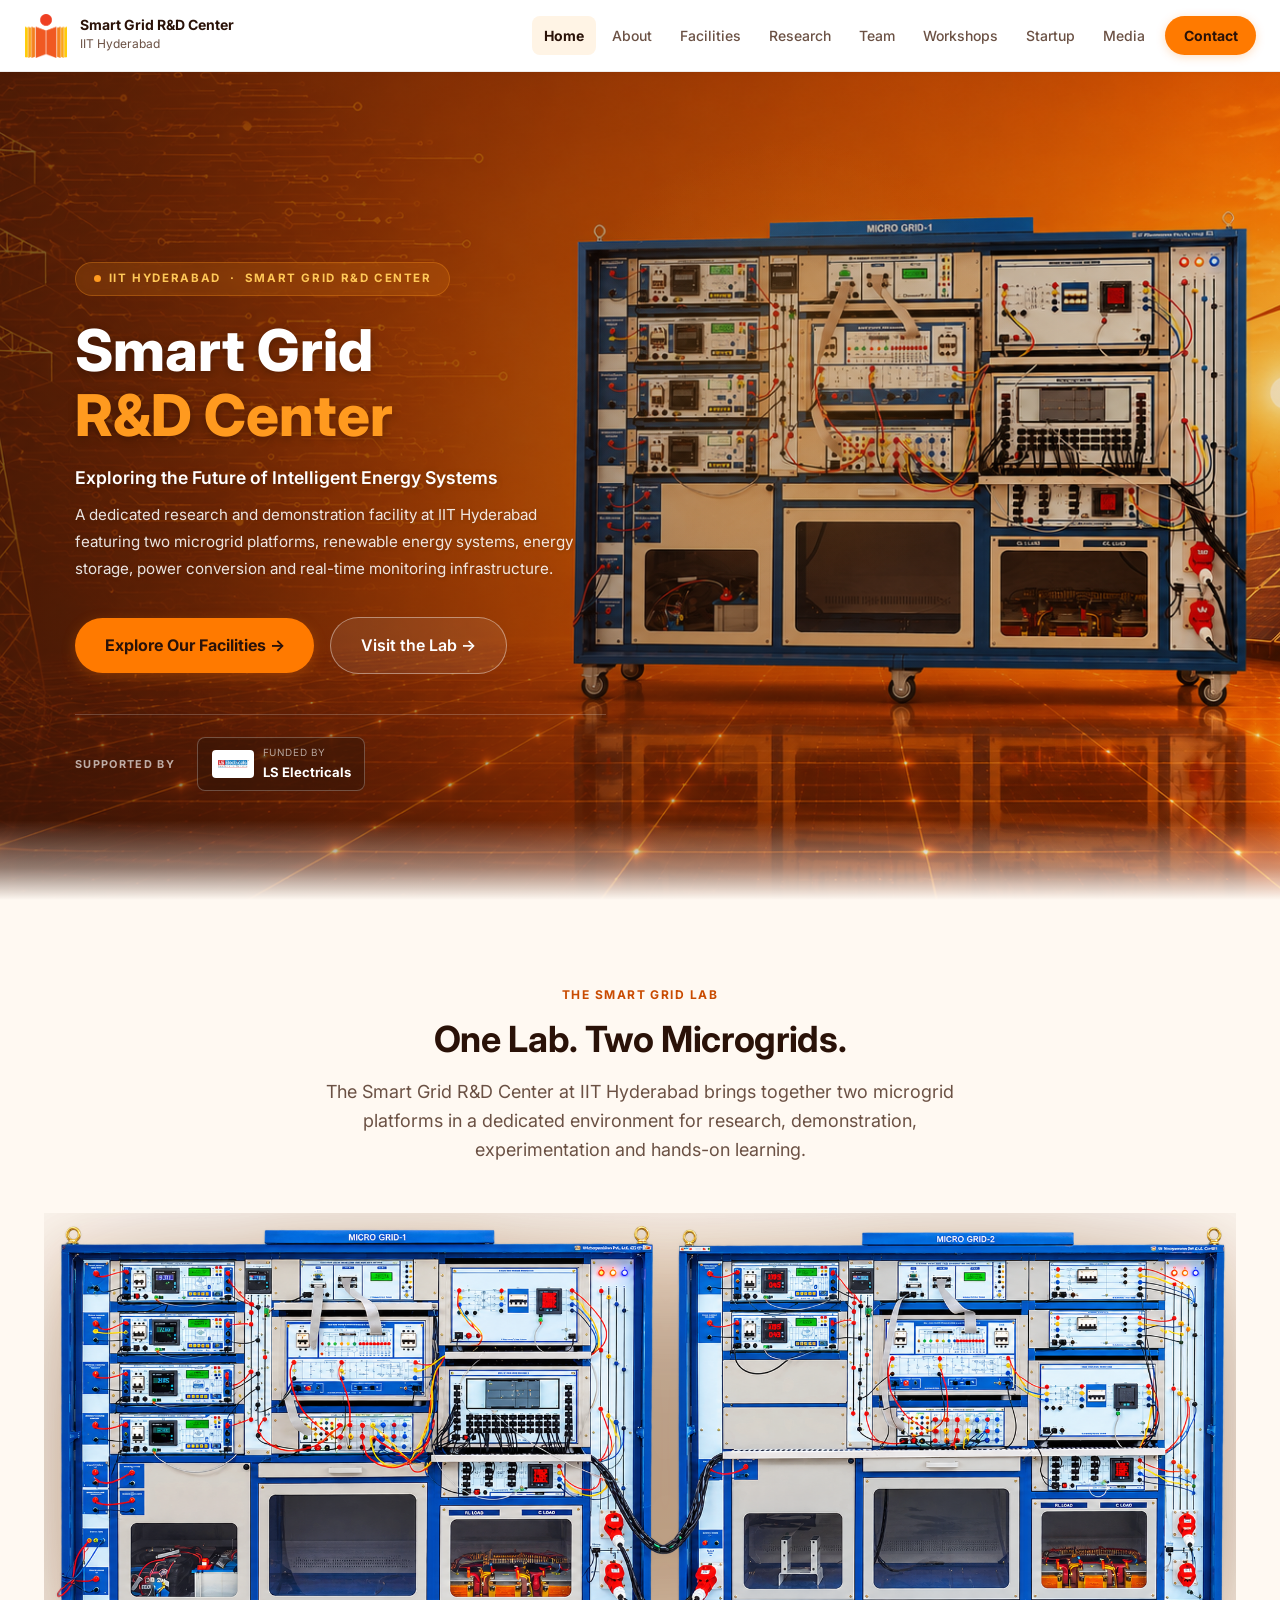
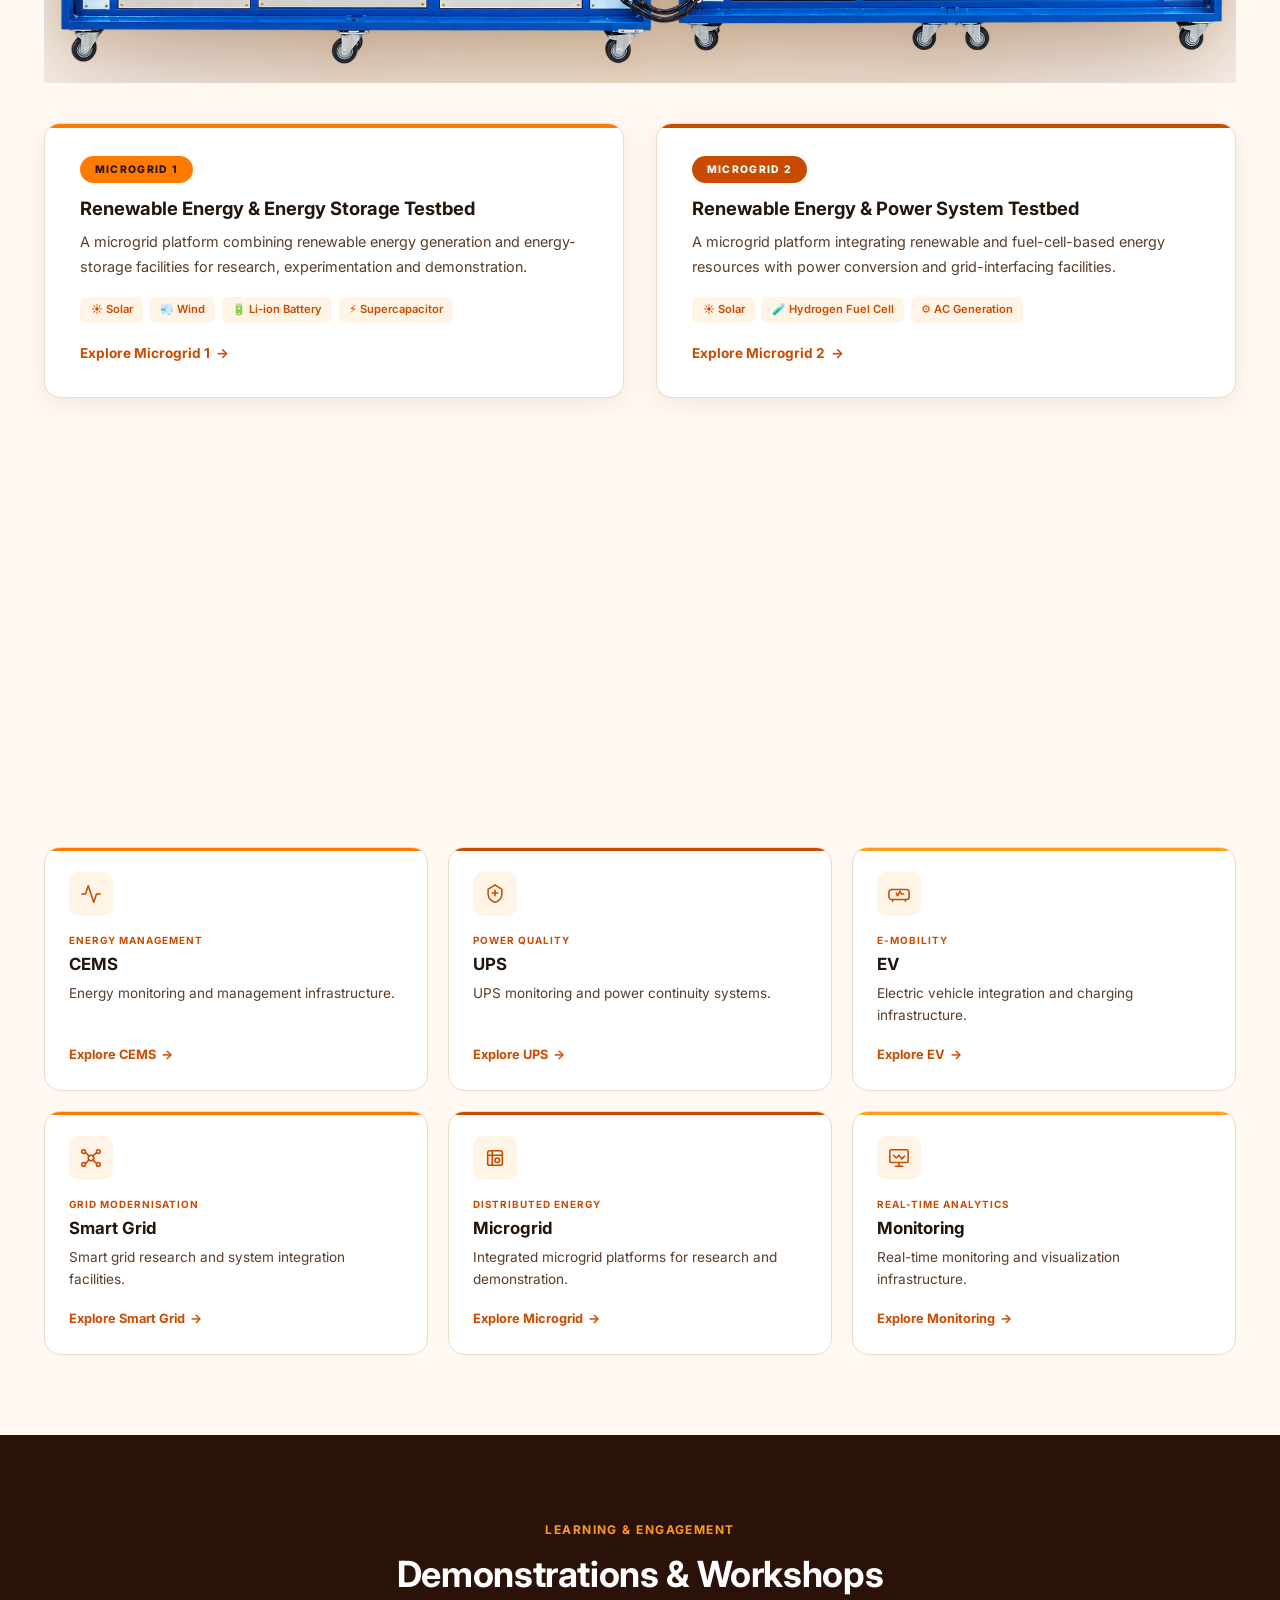
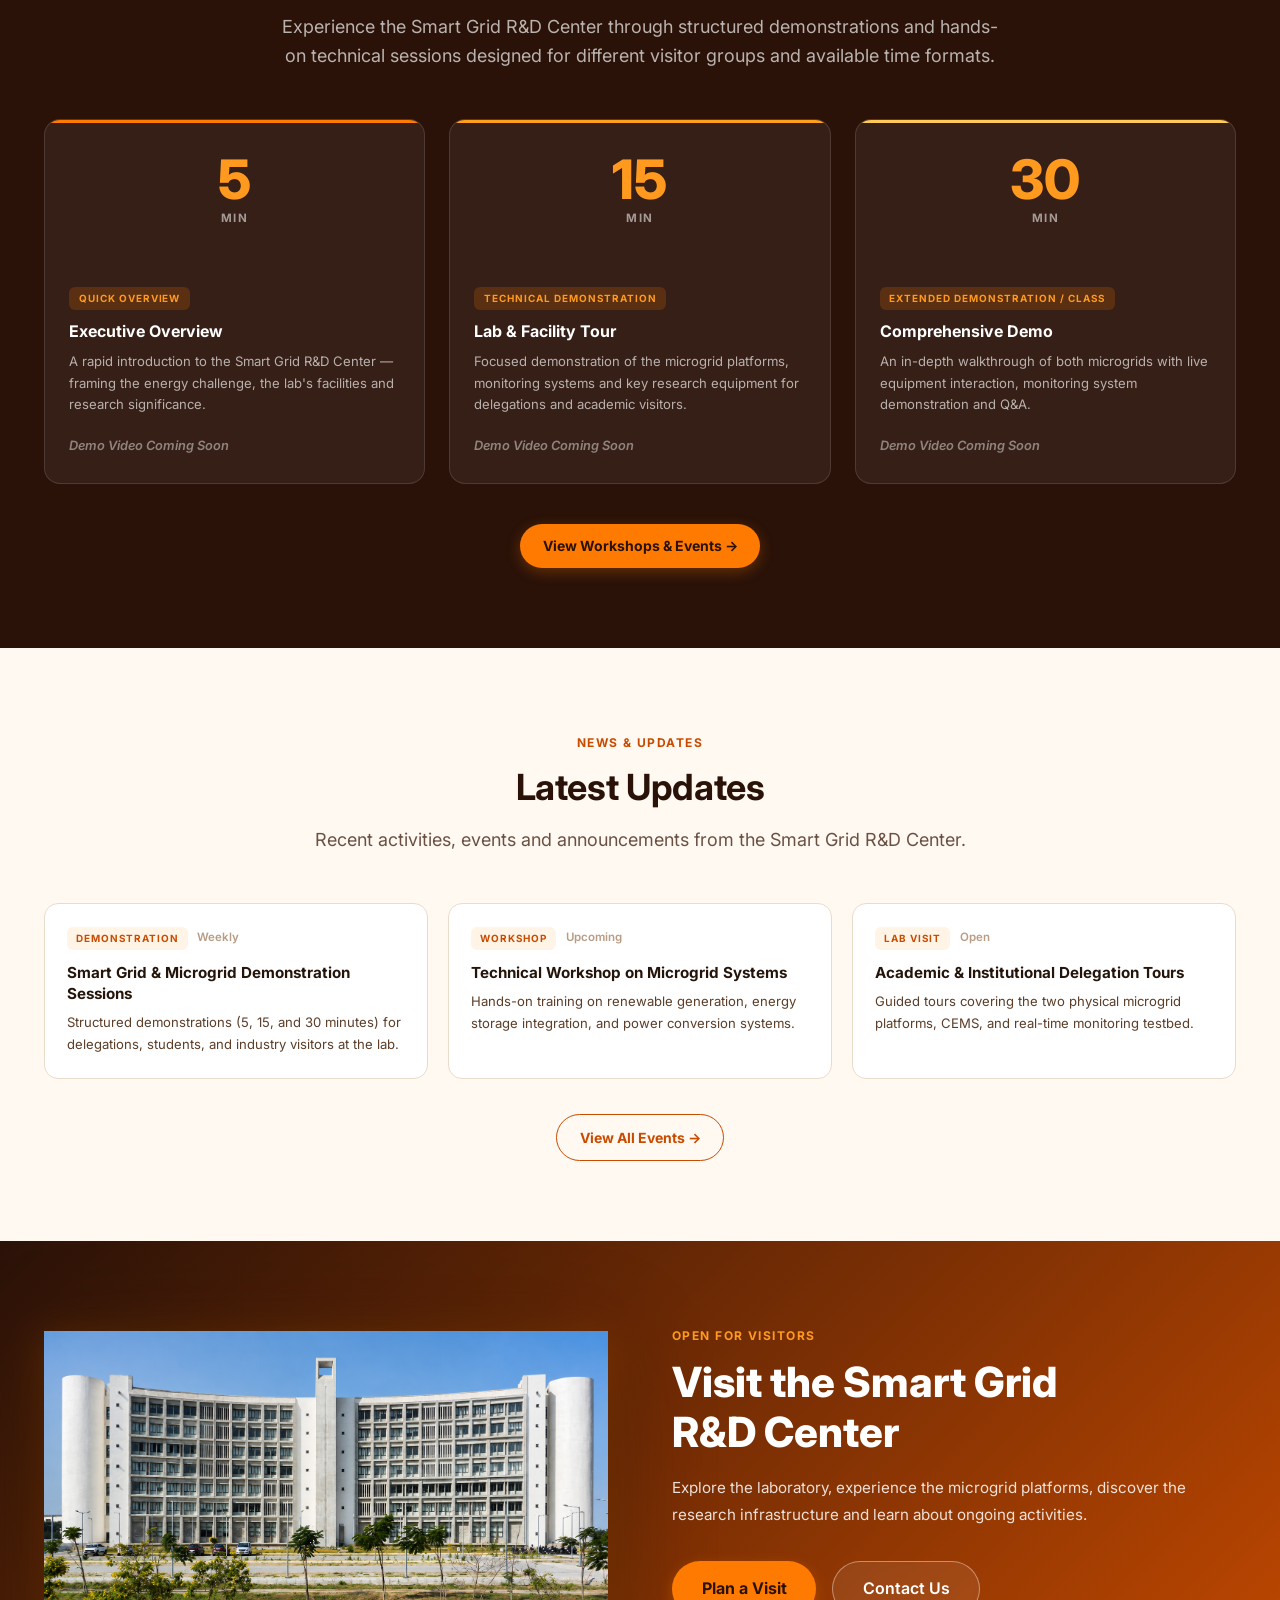
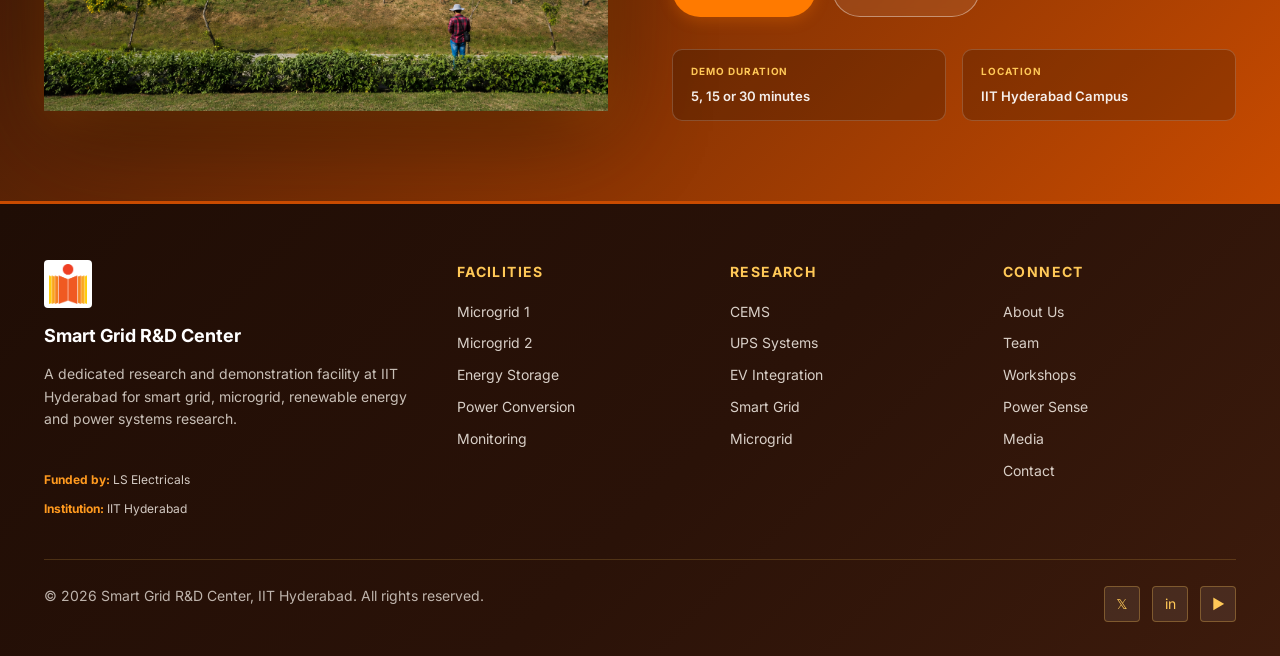
<file: index.html>
<!DOCTYPE html>
<html lang="en">
<head>
  <meta charset="UTF-8">
  <meta name="viewport" content="width=device-width, initial-scale=1.0">
  <title>Smart Grid R&D Center — IIT Hyderabad</title>
  <meta name="description" content="Smart Grid R&D Center at IIT Hyderabad — A dedicated research, demonstration and training facility featuring two microgrid platforms, renewable energy systems, energy storage, power conversion and real-time monitoring. Funded by LS Electricals.">
  <link rel="preconnect" href="https://fonts.googleapis.com">
  <link rel="preconnect" href="https://fonts.gstatic.com" crossorigin>
  <link href="https://fonts.googleapis.com/css2?family=Inter:wght@400;500;600;700;800&display=swap" rel="stylesheet">
  <link rel="stylesheet" href="css/main.css?v=2.0">
  <link rel="stylesheet" href="css/components.css?v=2.0">
  <link rel="stylesheet" href="css/responsive.css?v=2.0">

  <style>
    /* ==========================================================
       HOMEPAGE ENERGY THEME
       Color system scoped to .page-home so inner pages are safe
       ========================================================== */

    .page-home {
      --color-navy:        #2A1208;
      --color-navy-mid:    #3D1B0C;
      --color-navy-light:  #522410;
      --color-orange:      #FF7A00;
      --color-amber:       #FF9F1C;
      --color-amber-bright:#FF9A1F;
      --color-amber-soft:  #FFC857;
      --color-green:       #FF9F1C;
      --color-green-dark:  #C94B00;
      --color-green-light: #FFF4E5;
      --color-off-white:   #FFF9F2;
      --color-gray-100:    #F7EFE6;
      --color-gray-200:    #EBDBCB;
      --color-gray-400:    #B89C85;
      --color-gray-600:    #6E5440;
      --color-text:        #24140A;
      --color-text-muted:  #5C3D28;
      --color-white:       #FFFFFF;
      /* easing */
      --ease-out: cubic-bezier(0.22, 1, 0.36, 1);
    }

    /* ── Page-load keyframes ────────────────────────────────────── */
    @keyframes fadeUp {
      from { opacity: 0; transform: translateY(22px); }
      to   { opacity: 1; transform: translateY(0); }
    }
    @keyframes fadeIn {
      from { opacity: 0; }
      to   { opacity: 1; }
    }
    @keyframes subtlePulse {
      0%, 100% { opacity: 0.6; transform: scale(1); }
      50%       { opacity: 1;   transform: scale(1.04); }
    }
    @keyframes energyDot {
      0%, 100% { opacity: 0.4; box-shadow: 0 0 0 0 rgba(255,154,31,0); }
      50%       { opacity: 1;   box-shadow: 0 0 0 6px rgba(255,154,31,0); }
    }
    @keyframes ambientGlow {
      0%, 100% { opacity: 0.25; transform: scale(1); }
      50%       { opacity: 0.55; transform: scale(1.06); }
    }
    /* Microgrid equipment resting breath — subtle 2px drift with natural product perspective */
    @keyframes mgRestingBreath {
      0%, 100% { transform: rotateY(-2deg) rotateX(0.8deg) translateY(0px); }
      50%       { transform: rotateY(-2deg) rotateX(0.8deg) translateY(-2px); }
    }
    @keyframes mgGlowPulse {
      0%, 100% { opacity: 0.30; transform: translate(-50%, -50%) scale(1); }
      50%       { opacity: 0.55; transform: translate(-50%, -50%) scale(1.03); }
    }

    /* ── Reduced-motion support ─────────────────────────────────── */
    @media (prefers-reduced-motion: reduce) {
      *, *::before, *::after {
        animation-duration: 0.01ms !important;
        animation-iteration-count: 1 !important;
        transition-duration: 0.01ms !important;
      }
      .hero-load { animation: none !important; opacity: 1 !important; transform: none !important; }
    }

    /* =========================================================
       GLOBAL OVERRIDES (homepage-scoped)
       ========================================================= */
    .page-home .section--alt  { background-color: var(--color-off-white); }
    .page-home .section--dark { background-color: var(--color-navy); }
    .page-home .section-label { color: #C94B00; }
    .page-home .section-label--dark { color: #FF9F1C; }

    /* ── Buttons ─────────────────────────────────────────────────── */
    .page-home .btn--primary {
      background-color: #FF7A00;
      color: #2A1208;
      font-weight: 700;
      border: none;
    }
    .page-home .btn--primary:hover {
      background-color: #FF9A1F;
      color: #1A0B04;
      box-shadow: 0 8px 24px rgba(255,122,0,0.38);
      transform: translateY(-2px);
    }
    .page-home .btn--outline {
      border-color: #C94B00;
      color: #C94B00;
      font-weight: 700;
    }
    .page-home .btn--outline:hover {
      background-color: #C94B00;
      color: #FFFFFF;
    }
    .page-home .btn--outline-white {
      background-color: rgba(255,255,255,0.08);
      border: 1px solid rgba(255,255,255,0.4);
      color: #FFFFFF;
      backdrop-filter: blur(4px);
    }
    .page-home .btn--outline-white:hover {
      background-color: rgba(255,255,255,0.22);
      border-color: #FFFFFF;
      color: #FFFFFF;
    }

    /* =========================================================
       NAVBAR — homepage transparent-to-white
       ========================================================= */
    .page-home .navbar { background: #fff; }
    .page-home .navbar.scrolled { box-shadow: 0 2px 16px rgba(42,18,8,0.12); }
    .page-home .navbar__link:hover,
    .page-home .navbar__link.active {
      color: #2A1208;
      background-color: #FFF4E5;
    }
    .page-home .navbar__link--cta {
      background-color: #FF7A00;
      color: #2A1208 !important;
      font-weight: 700;
    }
    .page-home .navbar__link--cta:hover {
      background-color: #C94B00;
      color: #fff !important;
    }

    /* =========================================================
       HERO SECTION — ORANGE ENERGY BACKGROUND
       ========================================================= */
    .page-home .hero {
      background: 
        linear-gradient(
          90deg,
          rgba(42,18,8,0.62) 0%,
          rgba(42,18,8,0.34) 45%,
          rgba(42,18,8,0.08) 100%
        ),
        url('assets/images/hero-bg2.png') no-repeat center center / cover;
      width: 100%;
      min-height: 100vh;
      min-height: 100svh;
      display: flex;
      align-items: flex-end;
      padding: calc(var(--nav-height) + 2rem) 0 clamp(2.5rem, 5vh, 4rem);
      position: relative;
      overflow: hidden;
    }

    .page-home .hero .container {
      max-width: 1440px;
    }

    /* Hero bottom transition mask to next section: subtle 80px */
    .hero__bottom-transition {
      position: absolute;
      bottom: 0;
      left: 0;
      right: 0;
      height: 80px;
      background: linear-gradient(to bottom, transparent 0%, rgba(255, 249, 242, 0.45) 60%, #FFF9F2 100%);
      pointer-events: none;
      z-index: 2;
    }

    /* Subtle ambient pulse element */
    .hero__ambient-pulse {
      position: absolute;
      top: 15%;
      right: 20%;
      width: 460px;
      height: 460px;
      background: radial-gradient(circle, rgba(255, 154, 31, 0.20) 0%, transparent 70%);
      pointer-events: none;
      border-radius: 50%;
      animation: ambientGlow 10s ease-in-out infinite;
      z-index: 0;
    }

    .hero__layout {
      display: grid;
      grid-template-columns: 1fr 1.05fr;
      gap: clamp(1.5rem, 3vw, 3.5rem);
      align-items: flex-end;
      position: relative;
      z-index: 1;
      width: 100%;
    }

    .hero-text-col {
      align-self: center;
      padding-bottom: clamp(2rem, 5vw, 4.5rem);
      padding-top: 1rem;
    }
    @media (min-width: 1024px) {
      .hero-text-col {
        padding-left: clamp(2rem, 4vw, 5rem); /* Shifts content to the right to fit the proper center composition */
      }
    }

    /* Left column */
    .hero__eyebrow {
      display: inline-flex;
      align-items: center;
      gap: 0.5rem;
      font-size: 0.72rem;
      font-weight: 700;
      letter-spacing: 0.14em;
      text-transform: uppercase;
      color: #FFC857;
      background: rgba(255, 154, 31, 0.15);
      border: 1px solid rgba(255, 154, 31, 0.3);
      padding: 0.38rem 1.1rem;
      border-radius: 999px;
      margin-bottom: 1.4rem;
      backdrop-filter: blur(6px);
      animation: fadeUp 0.7s var(--ease-out) 0.1s both;
    }
    .hero__eyebrow-dot {
      width: 7px; height: 7px;
      background: #FF9A1F;
      border-radius: 50%;
      animation: energyDot 2.4s ease-in-out infinite;
    }

    .hero__h1 {
      font-size: clamp(2.4rem, 4.5vw, 3.8rem);
      font-weight: 800;
      color: #FFFFFF;
      line-height: 1.12;
      margin-bottom: 1.1rem;
      text-shadow: 0 2px 10px rgba(0,0,0,0.3);
      animation: fadeUp 0.7s var(--ease-out) 0.2s both;
    }
    .hero__h1-accent { color: #FF9A1F; }

    .hero__tagline {
      font-size: 1.1rem;
      font-weight: 600;
      color: #FFFFFF;
      margin-bottom: 0.75rem;
      line-height: 1.45;
      text-shadow: 0 1px 6px rgba(0,0,0,0.25);
      animation: fadeUp 0.7s var(--ease-out) 0.3s both;
    }

    .hero__desc {
      font-size: 0.95rem;
      color: rgba(255, 255, 255, 0.88);
      line-height: 1.75;
      margin-bottom: 2.2rem;
      max-width: 520px;
      text-shadow: 0 1px 4px rgba(0,0,0,0.2);
      animation: fadeUp 0.7s var(--ease-out) 0.38s both;
    }

    .hero__cta {
      display: flex;
      gap: 1rem;
      flex-wrap: wrap;
      align-items: center;
      margin-bottom: 2.5rem;
      animation: fadeUp 0.7s var(--ease-out) 0.46s both;
    }

    .hero__credits {
      display: flex;
      align-items: center;
      gap: 1.4rem;
      flex-wrap: wrap;
      padding-top: 1.4rem;
      border-top: 1px solid rgba(255, 255, 255, 0.2);
      animation: fadeIn 0.8s ease 0.7s both;
    }
    .hero__credits-label {
      font-size: 0.68rem;
      font-weight: 700;
      text-transform: uppercase;
      letter-spacing: 0.12em;
      color: rgba(255, 255, 255, 0.65);
    }
    .hero__credit-pill {
      display: flex;
      align-items: center;
      gap: 0.55rem;
      background: rgba(42, 18, 8, 0.45);
      backdrop-filter: blur(8px);
      border: 1px solid rgba(255, 255, 255, 0.25);
      border-radius: 8px;
      padding: 0.4rem 0.85rem;
    }
    .hero__credit-logo {
      width: 42px;
      height: 28px;
      background: #FFFFFF;
      border-radius: 4px;
      display: flex;
      align-items: center;
      justify-content: center;
      padding: 2px 4px;
      overflow: hidden;
    }
    .hero__credit-logo-img {
      max-width: 100%;
      max-height: 100%;
      object-fit: contain;
      display: block;
    }
    .hero__credit-text {
      display: flex;
      flex-direction: column;
    }
    .hero__credit-role {
      font-size: 0.62rem;
      color: rgba(255, 255, 255, 0.6);
      text-transform: uppercase;
      letter-spacing: 0.08em;
    }
    .hero__credit-name {
      font-size: 0.82rem;
      font-weight: 700;
      color: #FFFFFF;
    }

    /* Right column — Single Microgrid 1 testbed standing firmly on floor */
    .hero__img-col {
      animation: fadeUp 0.9s var(--ease-out) 0.28s both;
      position: relative;
      display: flex;
      flex-direction: column;
      align-items: flex-end; /* Aligned right to fit the proper composition */
      justify-content: flex-end;
      align-self: flex-end;
      overflow: visible;
      padding-top: 0;
      padding-bottom: 0;
      margin-bottom: 2.2rem; /* Matches the floor line in the reference image exactly */
    }

    @media (min-width: 1024px) {
      .hero__img-col {
        margin-right: -1rem; /* Moves Microgrid 1 slightly toward the right by ~3% */
      }
    }

    /* Ambient warm orange energy glow behind the machine */
    .hero__lab-glow {
      position: absolute;
      top: 45%;
      left: 50%;
      transform: translate(-50%, -50%);
      width: 120%;
      height: 110%;
      background: radial-gradient(ellipse at 50% 50%,
        rgba(255, 140, 0, 0.24) 0%,
        rgba(220, 80, 0, 0.10) 40%,
        rgba(160, 45, 0, 0.02) 65%,
        transparent 80%
      );
      pointer-events: none;
      z-index: 0;
      border-radius: 50%;
      animation: mgGlowPulse 8s ease-in-out infinite;
    }

    /* Equipment Stage — grounds Microgrid 1 directly on the floor with subtle perspective */
    .hero__mg-stage {
      position: relative;
      z-index: 1;
      width: 100%;
      max-width: clamp(480px, 46vw, 760px);
      display: flex;
      flex-direction: column;
      align-items: center;
      perspective: 1800px;
      perspective-origin: 50% 85%;
    }

    /* Physical unit wrapper — subtle natural 3D depth */
    .hero__mg-main-wrap {
      position: relative;
      z-index: 5;
      width: 100%;
      display: flex;
      align-items: flex-end;
      justify-content: center;
      transform: rotateY(-2deg) rotateX(0.8deg);
      transform-origin: center bottom;
      transform-style: preserve-3d;
      transition: transform 0.5s var(--ease-out);
      animation: mgRestingBreath 8s ease-in-out infinite;
    }
    .hero__mg-stage:hover .hero__mg-main-wrap {
      transform: rotateY(-1.2deg) rotateX(0.5deg);
    }

    /* Microgrid 1 transparent PNG — large, crisp, front-facing */
    .hero__mg-single-img {
      width: 100%;
      max-height: clamp(340px, 48vh, 520px);
      object-fit: contain;
      object-position: bottom center;
      display: block;
      /*
        Realistic physical lighting matching reference image:
        Warm amber bounce light from sunset floor + soft ambient grounding
      */
      filter:
        drop-shadow(0 14px 28px rgba(18, 5, 0, 0.42))
        drop-shadow(0 4px 10px rgba(255, 120, 0, 0.20))
        drop-shadow(0 1px 2px rgba(0, 0, 0, 0.25));
      transition: filter 0.5s ease;
    }

    /*
      CONTACT SHADOWS — Individual realistic soft contact shadows
      positioned directly under the 3 caster wheels (7.2%, 51.5%, 93.0%)
    */
    .hero__mg-contact-shadow {
      position: absolute;
      bottom: -3px;
      left: 0;
      right: 0;
      height: 10px;
      transform: rotateY(-2deg);
      transform-origin: center bottom;
      background:
        /* Wheel 1 (left) */
        radial-gradient(ellipse 26px 5px at 7.2% 50%, rgba(15, 5, 0, 0.70) 0%, rgba(20, 5, 0, 0.30) 45%, transparent 70%),
        /* Wheel 2 (center) */
        radial-gradient(ellipse 26px 5px at 51.5% 50%, rgba(15, 5, 0, 0.70) 0%, rgba(20, 5, 0, 0.30) 45%, transparent 70%),
        /* Wheel 3 (right) */
        radial-gradient(ellipse 26px 5px at 93.0% 50%, rgba(15, 5, 0, 0.70) 0%, rgba(20, 5, 0, 0.30) 45%, transparent 70%),
        /* Soft ambient frame contact */
        radial-gradient(ellipse 88% 3px at 50% 40%, rgba(25, 7, 0, 0.12) 0%, transparent 60%);
      filter: blur(1.5px);
      z-index: 6;
      pointer-events: none;
    }

    /*
      SUBTLE LOCALIZED FLOOR REFLECTION
      Starts directly at the wheels/base, fades smoothly within 80px,
      low opacity (0.22), soft blur, inherits warm orange tones from the glossy floor.
    */
    .hero__mg-reflection-wrap {
      position: relative;
      width: 100%;
      height: clamp(45px, 8vh, 80px);
      overflow: hidden;
      margin-top: -2px;
      transform: rotateY(-2deg) rotateX(-0.8deg);
      transform-origin: center top;
      z-index: 2;
      pointer-events: none;
      mask-image: linear-gradient(to bottom, 
        rgba(0, 0, 0, 0.42) 0%, 
        rgba(0, 0, 0, 0.14) 28%, 
        rgba(0, 0, 0, 0.02) 60%, 
        transparent 88%
      );
      -webkit-mask-image: linear-gradient(to bottom, 
        rgba(0, 0, 0, 0.42) 0%, 
        rgba(0, 0, 0, 0.14) 28%, 
        rgba(0, 0, 0, 0.02) 60%, 
        transparent 88%
      );
    }

    .hero__mg-reflection-img {
      width: 100%;
      max-height: clamp(340px, 48vh, 520px);
      object-fit: contain;
      object-position: bottom center;
      display: block;
      transform: scaleY(-1);
      filter: blur(3.5px) brightness(0.85) saturate(1.15);
      opacity: 0.22;
    }

    /* Ambient orange floor specular sheen */
    .hero__mg-reflection-glow {
      position: absolute;
      inset: 0;
      background: linear-gradient(to bottom,
        rgba(255, 140, 20, 0.18) 0%,
        rgba(230, 90, 0, 0.06) 35%,
        transparent 75%
      );
      pointer-events: none;
    }

    /* =========================================================
       ONE LAB. TWO MICROGRIDS. — Showcase with transparent PNG
       ========================================================= */
    .mg-section { background: #FFF9F2; }

    /* Wide combined image showcase */
    .mg-showcase {
      width: 100%;
      max-width: 1200px;
      margin: 3rem auto 0;
      position: relative;
      overflow: hidden;
    }
    .mg-showcase__glow {
      position: absolute;
      inset: -30px;
      background: radial-gradient(ellipse at 50% 60%, rgba(255,154,31,0.16) 0%, transparent 70%);
      pointer-events: none;
      z-index: 0;
    }
    .mg-showcase__img-wrap {
      position: relative;
      z-index: 1;
      text-align: center;
    }
    .mg-showcase__img {
      width: 100%;
      max-height: 580px;
      object-fit: contain;
      object-position: center;
      display: block;
      margin: 0 auto;
      filter: drop-shadow(0 28px 70px rgba(42,18,8,0.38)) drop-shadow(0 8px 22px rgba(255,122,0,0.16));
      transition: filter 0.5s ease, transform 0.6s var(--ease-out);
    }
    .mg-showcase__img-wrap:hover .mg-showcase__img {
      transform: translateY(-10px);
      filter: drop-shadow(0 36px 80px rgba(42,18,8,0.48)) drop-shadow(0 10px 28px rgba(255,154,31,0.30));
    }

    /* Two info blocks below the combined image — equal height, full width */
    .mg-info-row {
      display: grid;
      grid-template-columns: 1fr 1fr;
      gap: 2rem;
      margin-top: 2.5rem;
      align-items: stretch;
    }
    @media (max-width: 639px) {
      .mg-info-row {
        grid-template-columns: 1fr;
      }
    }
    .mg-info-block {
      background: #FFFFFF;
      border: 1.5px solid rgba(201,75,0,0.20);
      border-radius: 16px;
      padding: 2rem 2.2rem;
      box-shadow: 0 6px 24px rgba(42,18,8,0.07);
      position: relative;
      overflow: hidden;
      display: flex;
      flex-direction: column;
      transition: transform 0.35s var(--ease-out), box-shadow 0.35s var(--ease-out), border-color 0.25s ease;
    }
    .mg-info-block::before {
      content: '';
      position: absolute;
      top: 0; left: 0; right: 0;
      height: 4px;
      background: var(--mg-info-accent, #FF7A00);
    }
    .mg-info-block--1 { --mg-info-accent: #FF7A00; }
    .mg-info-block--2 { --mg-info-accent: #C94B00; }
    .mg-info-block:hover {
      transform: translateY(-6px);
      box-shadow: 0 18px 50px rgba(42,18,8,0.13);
      border-color: rgba(255,122,0,0.40);
    }
    .mg-info-block__badge {
      display: inline-block;
      font-size: 0.65rem;
      font-weight: 800;
      text-transform: uppercase;
      letter-spacing: 0.13em;
      padding: 0.28rem 0.9rem;
      border-radius: 999px;
      background: var(--mg-info-accent, #FF7A00);
      color: #2A1208;
      margin-bottom: 0.9rem;
      align-self: flex-start;
    }
    .mg-info-block--2 .mg-info-block__badge { color: #FFFFFF; }
    .mg-info-block__title {
      font-size: 1.15rem;
      font-weight: 700;
      color: var(--color-text);
      margin-bottom: 0.55rem;
      line-height: 1.3;
    }
    .mg-info-block__desc {
      font-size: 0.9rem;
      color: var(--color-text-muted);
      line-height: 1.7;
      margin-bottom: 1.1rem;
      flex: 1;
    }
    .mg-info-block__tags {
      display: flex;
      flex-wrap: wrap;
      gap: 0.4rem;
      margin-bottom: 1.2rem;
    }
    .mg-info-block__tag {
      font-size: 0.7rem;
      font-weight: 600;
      background: #FFF4E5;
      color: #C94B00;
      border-radius: 7px;
      padding: 0.22rem 0.65rem;
    }
    .mg-info-block__link {
      display: inline-flex;
      align-items: center;
      gap: 0.35rem;
      font-size: 0.85rem;
      font-weight: 700;
      color: #C94B00;
      margin-top: auto;
      transition: gap 0.2s ease, color 0.2s ease;
    }
    .mg-info-block:hover .mg-info-block__link { gap: 0.65rem; color: #FF7A00; }
    .mg-info-block__link-arr { transition: transform 0.2s ease; display: inline-block; }
    .mg-info-block:hover .mg-info-block__link-arr { transform: translateX(5px); }

    /* Explore Facilities CTA row */
    .mg-explore-row {
      text-align: center;
      margin-top: 2.5rem;
    }


    /* =========================================================
       FACILITIES & TECHNOLOGIES
       ========================================================= */
    .ft-grid {
      display: grid;
      grid-template-columns: repeat(3, 1fr);
      gap: 1.25rem;
    }

    .ft-card {
      background: #fff;
      border: 1.5px solid var(--color-gray-200);
      border-radius: 16px;
      padding: 1.5rem;
      display: flex;
      flex-direction: column;
      transition: transform 0.35s var(--ease-out), box-shadow 0.35s var(--ease-out), border-color 0.25s ease;
      position: relative;
      overflow: hidden;
    }
    .ft-card::before {
      content: '';
      position: absolute;
      top: 0; left: 0; right: 0;
      height: 3px;
      border-radius: 16px 16px 0 0;
      background: var(--ft-accent, #FF7A00);
      transition: height 0.3s ease;
    }
    .ft-card:hover {
      transform: translateY(-5px);
      box-shadow: 0 12px 40px rgba(42,18,8,0.1);
      border-color: rgba(255,122,0,0.3);
    }
    .ft-card:hover::before { height: 4px; }

    /* Accent variations */
    .ft-card--emerald { --ft-accent: #FF7A00; }
    .ft-card--teal    { --ft-accent: #C94B00; }
    .ft-card--amber   { --ft-accent: #FF9F1C; }

    .ft-card__icon-wrap {
      width: 44px;
      height: 44px;
      border-radius: 10px;
      background: #FFF4E5;
      display: flex;
      align-items: center;
      justify-content: center;
      margin-bottom: 1rem;
      flex-shrink: 0;
      transition: transform 0.3s var(--ease-out);
    }
    .ft-card:hover .ft-card__icon-wrap { transform: rotate(3deg) scale(1.05); }

    .ft-card__icon-wrap svg {
      width: 22px; height: 22px;
      stroke-width: 1.7;
      color: #C94B00;
    }

    .ft-card__category {
      font-size: 0.62rem;
      font-weight: 700;
      text-transform: uppercase;
      letter-spacing: 0.1em;
      color: #C94B00;
      margin-bottom: 0.28rem;
    }

    .ft-card__title {
      font-size: 1.05rem;
      font-weight: 700;
      color: var(--color-text);
      margin-bottom: 0.45rem;
      line-height: 1.35;
    }
    .ft-card__desc {
      font-size: 0.85rem;
      color: var(--color-text-muted);
      line-height: 1.6;
      margin-bottom: 1.1rem;
      flex: 1;
    }
    .ft-card__link {
      display: inline-flex;
      align-items: center;
      gap: 0.3rem;
      font-size: 0.8rem;
      font-weight: 700;
      color: #C94B00;
      transition: gap 0.2s ease;
      margin-top: auto;
    }
    .ft-card:hover .ft-card__link-arr { transform: translateX(4px); }
    .ft-card__link-arr { transition: transform 0.2s ease; display: inline-block; }

    /* =========================================================
       DEMONSTRATIONS & WORKSHOPS
       ========================================================= */
    .demo-section { background: #2A1208; }
    .demo-section .section-title { color: #fff; }
    .demo-section .section-subtitle { color: rgba(255,255,255,0.68); }

    .demo-grid {
      display: grid;
      grid-template-columns: repeat(3, 1fr);
      gap: 1.5rem;
    }
    .demo-card-v2 {
      background: rgba(255,255,255,0.06);
      border: 1.5px solid rgba(255,255,255,0.12);
      border-radius: 16px;
      overflow: hidden;
      transition: transform 0.35s var(--ease-out), box-shadow 0.35s var(--ease-out), border-color 0.25s ease;
    }
    .demo-card-v2:hover {
      transform: translateY(-5px);
      box-shadow: 0 16px 48px rgba(0,0,0,0.4);
      border-color: rgba(255,154,31,0.4);
    }
    .demo-card-v2__header {
      padding: 2rem 1.5rem;
      text-align: center;
      position: relative;
      overflow: hidden;
    }
    .demo-card-v2__header::before {
      content: '';
      position: absolute;
      top: 0; left: 0; right: 0;
      height: 3px;
      background: var(--demo-accent, #FF7A00);
    }
    .demo-card-v2--5  { --demo-accent: #FF7A00; }
    .demo-card-v2--15 { --demo-accent: #FF9F1C; }
    .demo-card-v2--30 { --demo-accent: #FFC857; }

    .demo-card-v2__num {
      font-size: clamp(2.5rem, 5vw, 3.4rem);
      font-weight: 800;
      line-height: 1;
      margin-bottom: 0.2rem;
      color: #FF9A1F;
    }

    .demo-card-v2__unit {
      font-size: 0.72rem;
      font-weight: 700;
      text-transform: uppercase;
      letter-spacing: 0.12em;
      color: rgba(255,255,255,0.55);
    }

    .demo-card-v2__body { padding: 1.4rem 1.5rem 1.6rem; }
    .demo-card-v2__type {
      display: inline-block;
      font-size: 0.62rem;
      font-weight: 700;
      text-transform: uppercase;
      letter-spacing: 0.1em;
      padding: 0.2rem 0.6rem;
      border-radius: 6px;
      margin-bottom: 0.7rem;
      background: rgba(255,122,0,0.18);
      color: #FF9A1F;
    }

    .demo-card-v2__title {
      font-size: 1rem;
      font-weight: 700;
      color: #fff;
      margin-bottom: 0.5rem;
      line-height: 1.35;
    }
    .demo-card-v2__desc {
      font-size: 0.82rem;
      color: rgba(255,255,255,0.65);
      line-height: 1.65;
      margin-bottom: 1.2rem;
    }
    .demo-card-v2__cta {
      font-size: 0.8rem;
      font-weight: 600;
      color: rgba(255,255,255,0.45);
      font-style: italic;
    }

    /* =========================================================
       LATEST UPDATES
       ========================================================= */
    .updates-grid {
      display: grid;
      grid-template-columns: repeat(3, 1fr);
      gap: 1.25rem;
    }
    .update-card {
      background: #fff;
      border: 1.5px solid var(--color-gray-200);
      border-radius: 14px;
      padding: 1.4rem;
      display: flex;
      flex-direction: column;
      transition: transform 0.35s var(--ease-out), box-shadow 0.35s var(--ease-out), border-color 0.25s ease;
    }
    .update-card:hover {
      transform: translateY(-4px);
      box-shadow: 0 10px 32px rgba(42,18,8,0.09);
      border-color: rgba(255,122,0,0.3);
    }
    .update-card__meta {
      display: flex;
      align-items: center;
      gap: 0.6rem;
      margin-bottom: 0.75rem;
    }
    .update-card__category {
      font-size: 0.62rem;
      font-weight: 700;
      text-transform: uppercase;
      letter-spacing: 0.1em;
      background: #FFF4E5;
      color: #C94B00;
      padding: 0.2rem 0.55rem;
      border-radius: 6px;
      transition: background 0.2s ease, color 0.2s ease;
    }
    .update-card:hover .update-card__category {
      background: #FF7A00;
      color: #2A1208;
    }
    .update-card__date {
      font-size: 0.72rem;
      color: var(--color-gray-400);
      font-weight: 600;
    }
    .update-card__title {
      font-size: 0.95rem;
      font-weight: 700;
      color: var(--color-text);
      line-height: 1.4;
      margin-bottom: 0.5rem;
    }
    .update-card__desc {
      font-size: 0.82rem;
      color: var(--color-text-muted);
      line-height: 1.65;
      flex: 1;
      margin-bottom: 0;
    }
    .updates-footer-row {
      display: flex;
      justify-content: center;
      margin-top: 2.2rem;
    }

    /* =========================================================
       VISIT THE SMART GRID R&D CENTER
       ========================================================= */
    .visit-section {
      background: linear-gradient(135deg, #2A1208 0%, #C94B00 100%);
      padding: 5rem 0;
      position: relative;
      overflow: hidden;
    }
    .visit-layout {
      display: grid;
      grid-template-columns: 1fr 1fr;
      gap: 4rem;
      align-items: center;
      position: relative;
      z-index: 1;
    }

    /* Visit section — transparent ee block image (no rectangular frame) */
    .visit__imgcol {
      display: flex;
      align-items: center;
      justify-content: center;
      position: relative;
    }
    .visit__imgcol-glow {
      position: absolute;
      inset: -20px;
      background: radial-gradient(ellipse at 50% 50%, rgba(255,154,31,0.20) 0%, transparent 68%);
      pointer-events: none;
      z-index: 0;
      animation: mgGlowPulse 7s ease-in-out infinite;
    }
    .visit__ee-img {
      width: 100%;
      max-height: 460px;
      object-fit: contain;
      object-position: center;
      display: block;
      position: relative;
      z-index: 1;
      filter: drop-shadow(0 20px 50px rgba(0,0,0,0.45)) drop-shadow(0 6px 18px rgba(255,122,0,0.25));
      transition: filter 0.5s ease, transform 0.5s var(--ease-out);
    }
    .visit__imgcol:hover .visit__ee-img {
      transform: translateY(-6px);
      filter: drop-shadow(0 28px 60px rgba(0,0,0,0.55)) drop-shadow(0 8px 22px rgba(255,154,31,0.35));
    }

    .visit__content {}
    .visit__h2 {
      font-size: clamp(1.8rem, 3.5vw, 2.6rem);
      font-weight: 800;
      color: #fff;
      line-height: 1.2;
      margin-bottom: 1rem;
    }
    .visit__desc {
      font-size: 0.95rem;
      color: rgba(255,255,255,0.85);
      line-height: 1.8;
      margin-bottom: 2rem;
    }
    .visit__cta { display: flex; gap: 1rem; flex-wrap: wrap; margin-bottom: 2rem; }

    .visit-info-row {
      display: flex;
      gap: 1rem;
      flex-wrap: wrap;
    }
    .visit-info-pill {
      background: rgba(0,0,0,0.2);
      border: 1px solid rgba(255,255,255,0.18);
      border-radius: 10px;
      padding: 0.8rem 1.1rem;
      flex: 1;
      min-width: 130px;
    }
    .visit-info-pill__label {
      font-size: 0.62rem;
      font-weight: 700;
      text-transform: uppercase;
      letter-spacing: 0.1em;
      color: #FFC857;
      margin-bottom: 0.3rem;
    }
    .visit-info-pill__value {
      font-size: 0.82rem;
      font-weight: 600;
      color: rgba(255,255,255,0.92);
    }

    /* =========================================================
       FOOTER overrides (deep brown palette)
       ========================================================= */
    .page-home .footer {
      background-color: #1A0B04;
      padding: 3.5rem 0 2rem;
    }
    .page-home .footer__grid {
      grid-template-columns: 1.6fr 1fr 1fr 1fr;
      gap: 2.5rem;
      margin-bottom: 2.5rem;
    }
    .page-home .footer__credit-label { color: #FF9A1F; }
    .page-home .footer__link:hover   { color: #FF9A1F; }
    .page-home .footer__social-link:hover {
      background-color: #FF7A00;
      color: #2A1208;
      border-color: #FF7A00;
    }

    /* =========================================================
       SCROLL REVEAL (override global)
       ========================================================= */
    .page-home .reveal {
      opacity: 0;
      transform: translateY(28px);
      transition: opacity 0.7s var(--ease-out), transform 0.7s var(--ease-out);
    }
    .page-home .reveal.visible {
      opacity: 1;
      transform: translateY(0);
    }
    .page-home .reveal-delay-1 { transition-delay: 80ms; }
    .page-home .reveal-delay-2 { transition-delay: 160ms; }
    .page-home .reveal-delay-3 { transition-delay: 240ms; }
    .page-home .reveal-delay-4 { transition-delay: 320ms; }
    .page-home .reveal-delay-5 { transition-delay: 400ms; }

    /* =========================================================
       SECTION HEADERS (dark-on-dark)
       ========================================================= */
    .demo-section .section-label,
    .visit-section .section-label { color: #FF9A1F; }

    /* =========================================================
       RESPONSIVE
       ========================================================= */
    @media (max-width: 1199px) {
      .hero__layout { gap: 2rem; }
      .hero__mg-single-img,
      .hero__mg-reflection-img { max-height: clamp(300px, 42vw, 460px); }
      .hero__mg-reflection-wrap { height: 65px; }
      .mg-showcase__img { max-height: 460px; }
    }

    @media (max-width: 1023px) {
      .hero { min-height: 85vh; min-height: 85svh; }
      .hero__layout { grid-template-columns: 1fr 1fr; gap: 1.5rem; }
      .hero__mg-stage { max-width: 100%; perspective: 1400px; }
      .hero__mg-main-wrap { transform: rotateY(-1.5deg) rotateX(0.6deg); }
      .hero__mg-contact-shadow { transform: rotateY(-1.5deg); }
      .hero__mg-reflection-wrap { transform: rotateY(-1.5deg) rotateX(-0.6deg); height: 55px; }
      .hero__mg-single-img,
      .hero__mg-reflection-img { max-height: clamp(260px, 36vw, 380px); }
      .ft-grid { grid-template-columns: repeat(2, 1fr); }
      .demo-grid { grid-template-columns: repeat(3, 1fr); }
      .updates-grid { grid-template-columns: repeat(2, 1fr); }
      .mg-showcase__img { max-height: 380px; }
      .mg-info-row { gap: 1.5rem; }
      .mg-info-block { padding: 1.6rem 1.8rem; }
    }

    @media (max-width: 767px) {
      .hero { min-height: auto; background-position: center center; padding-top: calc(var(--nav-height) + 2rem); padding-bottom: 3rem; }
      .hero__layout {
        grid-template-columns: 1fr;
        gap: 2rem;
      }
      .hero__img-col { order: 2; align-items: center; padding-top: 0; margin-top: 0; margin-bottom: 1rem; }
      .hero-text-col { order: 1; padding-bottom: 1.5rem; }
      .hero__desc { max-width: 100%; }
      .hero__mg-stage { max-width: 480px; }
      .hero__mg-main-wrap { transform: rotateY(-1deg) rotateX(0.4deg); }
      .hero__mg-contact-shadow { transform: rotateY(-1deg); }
      .hero__mg-single-img,
      .hero__mg-reflection-img { max-height: 290px; }
      .hero__mg-reflection-wrap { height: 45px; transform: rotateY(-1deg) rotateX(-0.4deg); }
      .mg-info-row {
        grid-template-columns: 1fr;
        gap: 1.2rem;
      }
      .mg-info-block { padding: 1.5rem 1.7rem; }
      .mg-showcase__img { max-height: 300px; }
      .ft-grid {
        grid-template-columns: 1fr 1fr;
      }
      .demo-grid {
        grid-template-columns: 1fr;
        gap: 1.2rem;
      }
      .updates-grid { grid-template-columns: 1fr; }
      .visit-layout {
        grid-template-columns: 1fr;
        gap: 2rem;
      }
      .visit__imgcol { order: -1; }
      .visit__ee-img { max-height: 300px; }
      .page-home .footer__grid {
        grid-template-columns: 1fr 1fr;
        gap: 2rem;
      }
    }

    @media (max-width: 479px) {
      .hero__h1 { font-size: clamp(1.85rem, 7vw, 2.3rem); }
      .hero__mg-stage { max-width: 320px; }
      .hero__mg-main-wrap { transform: rotateY(-0.6deg) rotateX(0.2deg); }
      .hero__mg-contact-shadow { transform: rotateY(-0.6deg); }
      .hero__mg-single-img,
      .hero__mg-reflection-img { max-height: 220px; }
      .hero__mg-reflection-wrap { height: 32px; transform: rotateY(-0.6deg) rotateX(-0.2deg); }
      .ft-grid { grid-template-columns: 1fr; }
      .page-home .footer__grid { grid-template-columns: 1fr; }
      .hero__cta { flex-direction: column; }
      .mg-info-block { padding: 1.3rem 1.4rem; }
      .mg-showcase__img { max-height: 220px; }
    }
  </style>

</head>


<body class="page-home">

  <!-- ════════════════════════════════════════════════════════════
       NAVBAR  (unchanged — do not modify)
  ═══════════════════════════════════════════════════════════════ -->
    <nav class="navbar" role="navigation" aria-label="Main navigation">
    <div class="navbar__inner">
      <a href="index.html" class="navbar__brand" aria-label="Smart Grid R&amp;D Center Home">
        <div class="navbar__logo">
          <img src="assets/images/logos/iith-logo.png" alt="IIT Hyderabad Logo" class="navbar__logo-img">
        </div>
        <div class="navbar__brand-text">
          <span class="navbar__brand-name">Smart Grid R&amp;D Center</span>
          <span class="navbar__brand-sub">IIT Hyderabad</span>
        </div>
      </a>

      <div class="navbar__nav" role="list">
        <a href="index.html" class="navbar__link active" role="listitem">Home</a>
        <a href="about.html" class="navbar__link" role="listitem">About</a>
        <a href="facilities.html" class="navbar__link" role="listitem">Facilities</a>
        <a href="research.html" class="navbar__link" role="listitem">Research</a>
        <a href="team.html" class="navbar__link" role="listitem">Team</a>
        <a href="events.html" class="navbar__link" role="listitem">Workshops</a>
        <a href="startup.html" class="navbar__link" role="listitem">Startup</a>
        <a href="media.html" class="navbar__link" role="listitem">Media</a>
        <a href="contact.html" class="navbar__link navbar__link--cta" role="listitem">Contact</a>
      </div>

      <button class="navbar__toggle" aria-label="Toggle mobile menu" aria-expanded="false">
        <span></span><span></span><span></span>
      </button>
    </div>

    <div class="navbar__mobile" aria-label="Mobile navigation">
      <a href="index.html" class="navbar__link active">Home</a>
      <a href="about.html" class="navbar__link">About</a>
      <a href="facilities.html" class="navbar__link">Facilities</a>
      <a href="research.html" class="navbar__link">Research</a>
      <a href="team.html" class="navbar__link">Team</a>
      <a href="events.html" class="navbar__link">Workshops</a>
      <a href="startup.html" class="navbar__link">Startup</a>
      <a href="media.html" class="navbar__link">Media</a>
      <a href="contact.html" class="navbar__link navbar__link--cta">Contact</a>
    </div>
  </nav>

  <main class="page-content" style="margin-top: 0;">

    <!-- ══════════════════════════════════════════════════════════
         SECTION 1 — HERO (FULL ORANGE ENERGY BACKGROUND)
    ═══════════════════════════════════════════════════════════ -->
    <section class="hero" aria-labelledby="hero-heading">
      <div class="hero__ambient-pulse"></div>

      <div class="container">
        <div class="hero__layout">

          <!-- LEFT — Content -->
          <div class="hero-text-col">
            <div class="hero__eyebrow" aria-hidden="true">
              <span class="hero__eyebrow-dot"></span>
              IIT Hyderabad &nbsp;·&nbsp; Smart Grid R&amp;D Center
            </div>

            <h1 class="hero__h1" id="hero-heading">
              Smart Grid<br>
              <span class="hero__h1-accent">R&amp;D Center</span>
            </h1>

            <p class="hero__tagline">
              Exploring the Future of Intelligent Energy Systems
            </p>

            <p class="hero__desc">
              A dedicated research and demonstration facility at IIT Hyderabad featuring two microgrid platforms, renewable energy systems, energy storage, power conversion and real-time monitoring infrastructure.
            </p>

            <div class="hero__cta">
              <a href="facilities.html" class="btn btn--primary btn--lg">Explore Our Facilities &rarr;</a>
              <a href="contact.html"    class="btn btn--outline-white btn--lg">Visit the Lab &rarr;</a>
            </div>

            <div class="hero__credits">
              <span class="hero__credits-label">Supported by</span>

              <div class="hero__credit-pill">
                <div class="hero__credit-logo">
                  <img src="assets/images/logos/ls-electricals-logo.png" alt="LS Electricals" class="hero__credit-logo-img">
                </div>
                <div class="hero__credit-text">
                  <span class="hero__credit-role">Funded by</span>
                  <span class="hero__credit-name">LS Electricals</span>
                </div>
              </div>
            </div>
          </div>

          <!-- RIGHT — Empty column to keep the left content positioned in the same place -->
          <div class="hero__img-col" aria-hidden="true"></div>

        </div>
      </div>

      <!-- Bottom transition mask into next section -->
      <div class="hero__bottom-transition"></div>
    </section>


    <!-- ══════════════════════════════════════════════════════════
         SECTION 2 — ONE LAB. TWO MICROGRIDS.
    ═══════════════════════════════════════════════════════════ -->
    <section class="section mg-section" aria-labelledby="mg-heading">
      <div class="container">

        <div class="section-header reveal" style="max-width:680px;">
          <span class="section-label">The Smart Grid Lab</span>
          <h2 class="section-title" id="mg-heading">One Lab. Two Microgrids.</h2>
          <p class="section-subtitle">
            The Smart Grid R&amp;D Center at IIT Hyderabad brings together two microgrid platforms in a dedicated environment for research, demonstration, experimentation and hands-on learning.
          </p>
        </div>


        <!-- Wide combined Microgrid 1+2 showcase -->
        <div class="mg-showcase reveal">
          <div class="mg-showcase__glow" aria-hidden="true"></div>
          <div class="mg-showcase__img-wrap">
            <img src="assets/images/lab/microgrid-1-2.png"
                 alt="Smart Grid R&D Center Microgrid 1 and Microgrid 2 laboratory platforms"
                 class="mg-showcase__img"
                 loading="lazy"
                 width="1200" height="700">
          </div>
        </div>

        <!-- Two info blocks -->
        <div class="mg-info-row">

          <!-- Microgrid 1 info -->
          <div class="mg-info-block mg-info-block--1 reveal">
            <div class="mg-info-block__badge">Microgrid 1</div>
            <h3 class="mg-info-block__title">Renewable Energy &amp; Energy Storage Testbed</h3>
            <p class="mg-info-block__desc">
              A microgrid platform combining renewable energy generation and energy-storage facilities for research, experimentation and demonstration.
            </p>
            <div class="mg-info-block__tags">
              <span class="mg-info-block__tag">☀️ Solar</span>
              <span class="mg-info-block__tag">💨 Wind</span>
              <span class="mg-info-block__tag">🔋 Li-ion Battery</span>
              <span class="mg-info-block__tag">⚡ Supercapacitor</span>
            </div>
            <a href="facilities.html" class="mg-info-block__link">
              Explore Microgrid 1 <span class="mg-info-block__link-arr" aria-hidden="true">→</span>
            </a>
          </div>

          <!-- Microgrid 2 info -->
          <div class="mg-info-block mg-info-block--2 reveal reveal-delay-1">
            <div class="mg-info-block__badge">Microgrid 2</div>
            <h3 class="mg-info-block__title">Renewable Energy &amp; Power System Testbed</h3>
            <p class="mg-info-block__desc">
              A microgrid platform integrating renewable and fuel-cell-based energy resources with power conversion and grid-interfacing facilities.
            </p>
            <div class="mg-info-block__tags">
              <span class="mg-info-block__tag">☀️ Solar</span>
              <span class="mg-info-block__tag">🧪 Hydrogen Fuel Cell</span>
              <span class="mg-info-block__tag">⚙️ AC Generation</span>
            </div>
            <a href="facilities.html" class="mg-info-block__link">
              Explore Microgrid 2 <span class="mg-info-block__link-arr" aria-hidden="true">→</span>
            </a>
          </div>

        </div>

        <!-- Explore CTA -->
        <div class="mg-explore-row reveal reveal-delay-2">
          <a href="facilities.html" class="btn btn--primary">Explore Our Facilities →</a>
        </div>

      </div>
    </section>


    <!-- ══════════════════════════════════════════════════════════
         SECTION 3 — FACILITIES & TECHNOLOGIES
    ═══════════════════════════════════════════════════════════ -->
    <section class="section section--alt" aria-labelledby="ft-heading">
      <div class="container">

        <div class="section-header reveal">
          <span class="section-label">What's Inside</span>
          <h2 class="section-title" id="ft-heading">Facilities &amp; Technologies</h2>
          <p class="section-subtitle">
            Explore the research infrastructure and technologies available within the Smart Grid R&amp;D Center.
          </p>
        </div>

        <div class="ft-grid">

          <!-- 1 · CEMS -->
          <div class="ft-card ft-card--emerald reveal">
            <div class="ft-card__icon-wrap">
              <svg viewBox="0 0 24 24" fill="none" stroke="currentColor" stroke-linecap="round" stroke-linejoin="round" aria-hidden="true">
                <polyline points="22 12 18 12 15 21 9 3 6 12 2 12"/>
              </svg>
            </div>
            <span class="ft-card__category">Energy Management</span>
            <h3 class="ft-card__title">CEMS</h3>
            <p class="ft-card__desc">Energy monitoring and management infrastructure.</p>
            <a href="research.html#cems" class="ft-card__link">
              Explore CEMS <span class="ft-card__link-arr" aria-hidden="true">→</span>
            </a>
          </div>

          <!-- 2 · UPS -->
          <div class="ft-card ft-card--teal reveal reveal-delay-1">
            <div class="ft-card__icon-wrap">
              <svg viewBox="0 0 24 24" fill="none" stroke="currentColor" stroke-linecap="round" stroke-linejoin="round" aria-hidden="true">
                <path d="M12 2L4.5 7v5c0 4.25 3.13 8.22 7.5 9 4.37-.78 7.5-4.75 7.5-9V7z"/>
                <polyline points="12 8 12 14"/>
                <line x1="9" y1="11" x2="15" y2="11"/>
              </svg>
            </div>
            <span class="ft-card__category">Power Quality</span>
            <h3 class="ft-card__title">UPS</h3>
            <p class="ft-card__desc">UPS monitoring and power continuity systems.</p>
            <a href="research.html#ups" class="ft-card__link">
              Explore UPS <span class="ft-card__link-arr" aria-hidden="true">→</span>
            </a>
          </div>

          <!-- 3 · EV -->
          <div class="ft-card ft-card--amber reveal reveal-delay-2">
            <div class="ft-card__icon-wrap">
              <svg viewBox="0 0 24 24" fill="none" stroke="currentColor" stroke-linecap="round" stroke-linejoin="round" aria-hidden="true">
                <rect x="1" y="7" width="22" height="11" rx="3" ry="3"/>
                <path d="M5 18v2M19 18v2"/>
                <path d="M9 11l1.5 3L13 9l1.5 3H17"/>
              </svg>
            </div>
            <span class="ft-card__category">E-Mobility</span>
            <h3 class="ft-card__title">EV</h3>
            <p class="ft-card__desc">Electric vehicle integration and charging infrastructure.</p>
            <a href="research.html#ev" class="ft-card__link">
              Explore EV <span class="ft-card__link-arr" aria-hidden="true">→</span>
            </a>
          </div>

          <!-- 4 · Smart Grid -->
          <div class="ft-card ft-card--emerald reveal reveal-delay-1">
            <div class="ft-card__icon-wrap">
              <svg viewBox="0 0 24 24" fill="none" stroke="currentColor" stroke-linecap="round" stroke-linejoin="round" aria-hidden="true">
                <circle cx="12" cy="12" r="3"/>
                <circle cx="4"  cy="5"  r="2"/>
                <circle cx="20" cy="5"  r="2"/>
                <circle cx="4"  cy="19" r="2"/>
                <circle cx="20" cy="19" r="2"/>
                <line x1="6"  y1="6"  x2="10" y2="10"/>
                <line x1="18" y1="6"  x2="14" y2="10"/>
                <line x1="6"  y1="18" x2="10" y2="14"/>
                <line x1="18" y1="18" x2="14" y2="14"/>
              </svg>
            </div>
            <span class="ft-card__category">Grid Modernisation</span>
            <h3 class="ft-card__title">Smart Grid</h3>
            <p class="ft-card__desc">Smart grid research and system integration facilities.</p>
            <a href="research.html#smart-grid" class="ft-card__link">
              Explore Smart Grid <span class="ft-card__link-arr" aria-hidden="true">→</span>
            </a>
          </div>

          <!-- 5 · Microgrid -->
          <div class="ft-card ft-card--teal reveal reveal-delay-2">
            <div class="ft-card__icon-wrap">
              <svg viewBox="0 0 24 24" fill="none" stroke="currentColor" stroke-linecap="round" stroke-linejoin="round" aria-hidden="true">
                <rect x="4" y="4" width="16" height="16" rx="2"/>
                <line x1="4"  y1="9"  x2="20" y2="9"/>
                <line x1="9"  y1="4"  x2="9"  y2="20"/>
                <circle cx="14.5" cy="14.5" r="2.5"/>
              </svg>
            </div>
            <span class="ft-card__category">Distributed Energy</span>
            <h3 class="ft-card__title">Microgrid</h3>
            <p class="ft-card__desc">Integrated microgrid platforms for research and demonstration.</p>
            <a href="research.html#microgrid" class="ft-card__link">
              Explore Microgrid <span class="ft-card__link-arr" aria-hidden="true">→</span>
            </a>
          </div>

          <!-- 6 · Monitoring -->
          <div class="ft-card ft-card--amber reveal reveal-delay-3">
            <div class="ft-card__icon-wrap">
              <svg viewBox="0 0 24 24" fill="none" stroke="currentColor" stroke-linecap="round" stroke-linejoin="round" aria-hidden="true">
                <rect x="2" y="3" width="20" height="14" rx="2"/>
                <line x1="8"  y1="21" x2="16" y2="21"/>
                <line x1="12" y1="17" x2="12" y2="21"/>
                <polyline points="6 9 9 12 12 9 15 13 18 10"/>
              </svg>
            </div>
            <span class="ft-card__category">Real-Time Analytics</span>
            <h3 class="ft-card__title">Monitoring</h3>
            <p class="ft-card__desc">Real-time monitoring and visualization infrastructure.</p>
            <a href="facilities.html" class="ft-card__link">
              Explore Monitoring <span class="ft-card__link-arr" aria-hidden="true">→</span>
            </a>
          </div>

        </div>
      </div>
    </section>


    <!-- ══════════════════════════════════════════════════════════
         SECTION 4 — DEMONSTRATIONS & WORKSHOPS
    ═══════════════════════════════════════════════════════════ -->
    <section class="section demo-section" aria-labelledby="demo-heading">
      <div class="container">

        <div class="section-header reveal">
          <span class="section-label">Learning &amp; Engagement</span>
          <h2 class="section-title" id="demo-heading">Demonstrations &amp; Workshops</h2>
          <p class="section-subtitle">
            Experience the Smart Grid R&amp;D Center through structured demonstrations and hands-on technical sessions designed for different visitor groups and available time formats.
          </p>
        </div>

        <div class="demo-grid">

          <!-- 5 min -->
          <div class="demo-card-v2 demo-card-v2--5 reveal">
            <div class="demo-card-v2__header">
              <div class="demo-card-v2__num">5</div>
              <div class="demo-card-v2__unit">MIN</div>
            </div>
            <div class="demo-card-v2__body">
              <div class="demo-card-v2__type">Quick Overview</div>
              <h3 class="demo-card-v2__title">Executive Overview</h3>
              <p class="demo-card-v2__desc">
                A rapid introduction to the Smart Grid R&amp;D Center — framing the energy challenge, the lab's facilities and research significance.
              </p>
              <p class="demo-card-v2__cta">Demo Video Coming Soon</p>
            </div>
          </div>

          <!-- 15 min -->
          <div class="demo-card-v2 demo-card-v2--15 reveal reveal-delay-1">
            <div class="demo-card-v2__header">
              <div class="demo-card-v2__num">15</div>
              <div class="demo-card-v2__unit">MIN</div>
            </div>
            <div class="demo-card-v2__body">
              <div class="demo-card-v2__type">Technical Demonstration</div>
              <h3 class="demo-card-v2__title">Lab &amp; Facility Tour</h3>
              <p class="demo-card-v2__desc">
                Focused demonstration of the microgrid platforms, monitoring systems and key research equipment for delegations and academic visitors.
              </p>
              <p class="demo-card-v2__cta">Demo Video Coming Soon</p>
            </div>
          </div>

          <!-- 30 min -->
          <div class="demo-card-v2 demo-card-v2--30 reveal reveal-delay-2">
            <div class="demo-card-v2__header">
              <div class="demo-card-v2__num">30</div>
              <div class="demo-card-v2__unit">MIN</div>
            </div>
            <div class="demo-card-v2__body">
              <div class="demo-card-v2__type">Extended Demonstration / Class</div>
              <h3 class="demo-card-v2__title">Comprehensive Demo</h3>
              <p class="demo-card-v2__desc">
                An in-depth walkthrough of both microgrids with live equipment interaction, monitoring system demonstration and Q&amp;A.
              </p>
              <p class="demo-card-v2__cta">Demo Video Coming Soon</p>
            </div>
          </div>

        </div>

        <div style="text-align:center;margin-top:2.5rem;" class="reveal">
          <a href="events.html" class="btn btn--primary">View Workshops &amp; Events →</a>
        </div>

      </div>
    </section>


    <!-- ══════════════════════════════════════════════════════════
         SECTION 5 — LATEST UPDATES
    ═══════════════════════════════════════════════════════════ -->
    <section class="section" aria-labelledby="updates-heading">
      <div class="container">

        <div class="section-header reveal">
          <span class="section-label">News &amp; Updates</span>
          <h2 class="section-title" id="updates-heading">Latest Updates</h2>
          <p class="section-subtitle">
            Recent activities, events and announcements from the Smart Grid R&amp;D Center.
          </p>
        </div>

        <div class="updates-grid">

          <!-- Update 1 -->
          <div class="update-card reveal">
            <div class="update-card__meta">
              <span class="update-card__category">Demonstration</span>
              <span class="update-card__date">Weekly</span>
            </div>
            <div class="update-card__title">
              Smart Grid &amp; Microgrid Demonstration Sessions
            </div>
            <p class="update-card__desc">
              Structured demonstrations (5, 15, and 30 minutes) for delegations, students, and industry visitors at the lab.
            </p>
          </div>

          <!-- Update 2 -->
          <div class="update-card reveal reveal-delay-1">
            <div class="update-card__meta">
              <span class="update-card__category">Workshop</span>
              <span class="update-card__date">Upcoming</span>
            </div>
            <div class="update-card__title">
              Technical Workshop on Microgrid Systems
            </div>
            <p class="update-card__desc">
              Hands-on training on renewable generation, energy storage integration, and power conversion systems.
            </p>
          </div>

          <!-- Update 3 -->
          <div class="update-card reveal reveal-delay-2">
            <div class="update-card__meta">
              <span class="update-card__category">Lab Visit</span>
              <span class="update-card__date">Open</span>
            </div>
            <div class="update-card__title">
              Academic &amp; Institutional Delegation Tours
            </div>
            <p class="update-card__desc">
              Guided tours covering the two physical microgrid platforms, CEMS, and real-time monitoring testbed.
            </p>
          </div>

        </div>

        <div class="updates-footer-row reveal">
          <a href="events.html" class="btn btn--outline">View All Events →</a>
        </div>

      </div>
    </section>


    <!-- ══════════════════════════════════════════════════════════
         SECTION 6 — VISIT THE SMART GRID R&D CENTER
    ═══════════════════════════════════════════════════════════ -->
    <div class="visit-section" role="region" aria-labelledby="visit-heading">
      <div class="container">
        <div class="visit-layout">

          <!-- Left — EE Block transparent PNG -->
          <div class="visit__imgcol reveal">
            <div class="visit__imgcol-glow" aria-hidden="true"></div>
            <img src="assets/images/lab/ee block.png"
                 alt="Electrical engineering laboratory facility at the Smart Grid R&D Center"
                 class="visit__ee-img"
                 loading="lazy"
                 width="900" height="700">
          </div>

          <!-- Right — CTA -->
          <div class="visit__content reveal reveal-delay-1">
            <span class="section-label section-label--dark">Open for Visitors</span>
            <h2 class="visit__h2" id="visit-heading">
              Visit the Smart Grid<br>R&amp;D Center
            </h2>
            <p class="visit__desc">
              Explore the laboratory, experience the microgrid platforms, discover the research infrastructure and learn about ongoing activities.
            </p>
            <div class="visit__cta">
              <a href="contact.html" class="btn btn--primary btn--lg">Plan a Visit</a>
              <a href="contact.html" class="btn btn--outline-white btn--lg">Contact Us</a>
            </div>
            <div class="visit-info-row">
              
              <div class="visit-info-pill">
                <div class="visit-info-pill__label">Demo Duration</div>
                <div class="visit-info-pill__value">5, 15 or 30 minutes</div>
              </div>
              <div class="visit-info-pill">
                <div class="visit-info-pill__label">Location</div>
                <div class="visit-info-pill__value">IIT Hyderabad Campus</div>
              </div>
            </div>
          </div>

        </div>
      </div>
    </div>

  </main>


  <!-- ══════════════════════════════════════════════════════════
       FOOTER
  ═══════════════════════════════════════════════════════════ -->
  <footer class="footer" role="contentinfo">
    <div class="container">
      <div class="footer__grid">

        <div class="footer__brand">
          <div class="footer__logo">
            <img src="assets/images/logos/iith-logo.png" alt="IIT Hyderabad Logo" class="footer__logo-img">
          </div>
          <div class="footer__name">Smart Grid R&amp;D Center</div>
          <p class="footer__tagline">
            A dedicated research and demonstration facility at IIT Hyderabad for smart grid, microgrid, renewable energy and power systems research.
          </p>
          <div class="footer__credits">
            <div class="footer__credit-item">
              <span class="footer__credit-label">Funded by:</span> LS Electricals
            </div>
            <div class="footer__credit-item">
              <span class="footer__credit-label">Institution:</span> IIT Hyderabad
            </div>
          </div>
        </div>

        <div>
          <div class="footer__col-title">Facilities</div>
          <nav class="footer__links" aria-label="Facilities links">
            <a href="facilities.html" class="footer__link">Microgrid 1</a>
            <a href="facilities.html" class="footer__link">Microgrid 2</a>
            <a href="facilities.html" class="footer__link">Energy Storage</a>
            <a href="facilities.html" class="footer__link">Power Conversion</a>
            <a href="facilities.html" class="footer__link">Monitoring</a>
          </nav>
        </div>

        <div>
          <div class="footer__col-title">Research</div>
          <nav class="footer__links" aria-label="Research links">
            <a href="research.html#cems"       class="footer__link">CEMS</a>
            <a href="research.html#ups"        class="footer__link">UPS Systems</a>
            <a href="research.html#ev"         class="footer__link">EV Integration</a>
            <a href="research.html#smart-grid" class="footer__link">Smart Grid</a>
            <a href="research.html#microgrid"  class="footer__link">Microgrid</a>
          </nav>
        </div>

        <div>
          <div class="footer__col-title">Connect</div>
          <nav class="footer__links" aria-label="Connect links">
            <a href="about.html"        class="footer__link">About Us</a>
            <a href="team.html"         class="footer__link">Team</a>
            <a href="events.html"       class="footer__link">Workshops</a>
            <a href="startup.html"      class="footer__link">Power Sense</a>
            <a href="media.html"        class="footer__link">Media</a>
            <a href="contact.html"      class="footer__link">Contact</a>
          </nav>
        </div>

      </div>

      <div class="footer__bottom">
        <p class="footer__copy">
          © 2026 Smart Grid R&amp;D Center, IIT Hyderabad. All rights reserved.
        </p>
        <div class="footer__social" aria-label="Social media links">
          <a href="#" class="footer__social-link" title="Twitter / X" aria-label="Twitter">𝕏</a>
          <a href="#" class="footer__social-link" title="LinkedIn" aria-label="LinkedIn">in</a>
          <a href="#" class="footer__social-link" title="YouTube" aria-label="YouTube">▶</a>
        </div>
      </div>
    </div>
  </footer>


  <!-- Main JS (navigation, scroll, tabs) -->
  <script src="js/main.js"></script>

  <!-- Homepage animation controller -->
  <script>
    (function () {
      /* ── Staggered card reveal via IntersectionObserver ───────── */
      const staggerGroups = document.querySelectorAll(
        '.mg-info-row, .ft-grid, .demo-grid, .updates-grid'
      );

      const staggerObserver = new IntersectionObserver((entries) => {
        entries.forEach(entry => {
          if (!entry.isIntersecting) return;

          const cards = entry.target.querySelectorAll(
            '.mg-info-block, .ft-card, .demo-card-v2, .update-card'
          );
          cards.forEach((card, i) => {
            setTimeout(() => {
              card.classList.add('visible');
              card.style.opacity = '1';
              card.style.transform = 'translateY(0)';
            }, i * 80);
          });

          staggerObserver.unobserve(entry.target);
        });
      }, { threshold: 0.1, rootMargin: '0px 0px -40px 0px' });

      staggerGroups.forEach(g => {
        const prefersReduced = window.matchMedia('(prefers-reduced-motion: reduce)').matches;
        if (!prefersReduced) {
          g.querySelectorAll('.mg-info-block, .ft-card, .demo-card-v2, .update-card').forEach(c => {
            c.style.opacity = '0';
            c.style.transform = 'translateY(28px)';
            c.style.transition = 'opacity 0.65s cubic-bezier(0.22,1,0.36,1), transform 0.65s cubic-bezier(0.22,1,0.36,1)';
          });
        }
        staggerObserver.observe(g);
      });

      /* ── Showcase image reveal when scrolled into view ────────── */
      const showcaseEl = document.querySelector('.mg-showcase__img');
      if (showcaseEl) {
        const prefersReduced = window.matchMedia('(prefers-reduced-motion: reduce)').matches;
        if (!prefersReduced) {
          showcaseEl.style.opacity = '0';
          showcaseEl.style.transform = 'translateY(36px)';
          showcaseEl.style.transition = 'opacity 0.75s cubic-bezier(0.22,1,0.36,1), transform 0.75s cubic-bezier(0.22,1,0.36,1)';
          const showcaseObs = new IntersectionObserver(([e]) => {
            if (!e.isIntersecting) return;
            showcaseEl.style.opacity = '1';
            showcaseEl.style.transform = 'translateY(0)';
            showcaseObs.disconnect();
          }, { threshold: 0.1 });
          showcaseObs.observe(showcaseEl);
        }
      }

      /* ── EE block visit section reveal ───────────────────────── */
      const eeImg = document.querySelector('.visit__ee-img');
      if (eeImg) {
        const prefersReduced = window.matchMedia('(prefers-reduced-motion: reduce)').matches;
        if (!prefersReduced) {
          eeImg.style.opacity = '0';
          eeImg.style.transform = 'translateY(32px)';
          eeImg.style.transition = 'opacity 0.7s cubic-bezier(0.22,1,0.36,1), transform 0.7s cubic-bezier(0.22,1,0.36,1)';
          const eeObs = new IntersectionObserver(([e]) => {
            if (!e.isIntersecting) return;
            eeImg.style.opacity = '1';
            eeImg.style.transform = 'translateY(0)';
            eeObs.disconnect();
          }, { threshold: 0.1 });
          eeObs.observe(eeImg);
        }
      }

      /* ── Ensure reduced-motion: skip all animations ──────────── */
      if (window.matchMedia('(prefers-reduced-motion: reduce)').matches) {
        document.querySelectorAll(
          '.hero__eyebrow, .hero__h1, .hero__tagline, .hero__desc, .hero__cta, .hero__credits, .hero__img-col, .hero__mg-main-wrap, .hero__lab-glow, .visit__imgcol-glow'
        ).forEach(el => {
          el.style.animation = 'none';
          el.style.opacity   = '1';
          el.style.transform = 'none';
        });
      }
    })();
  </script>

</body>
</html>
</file>
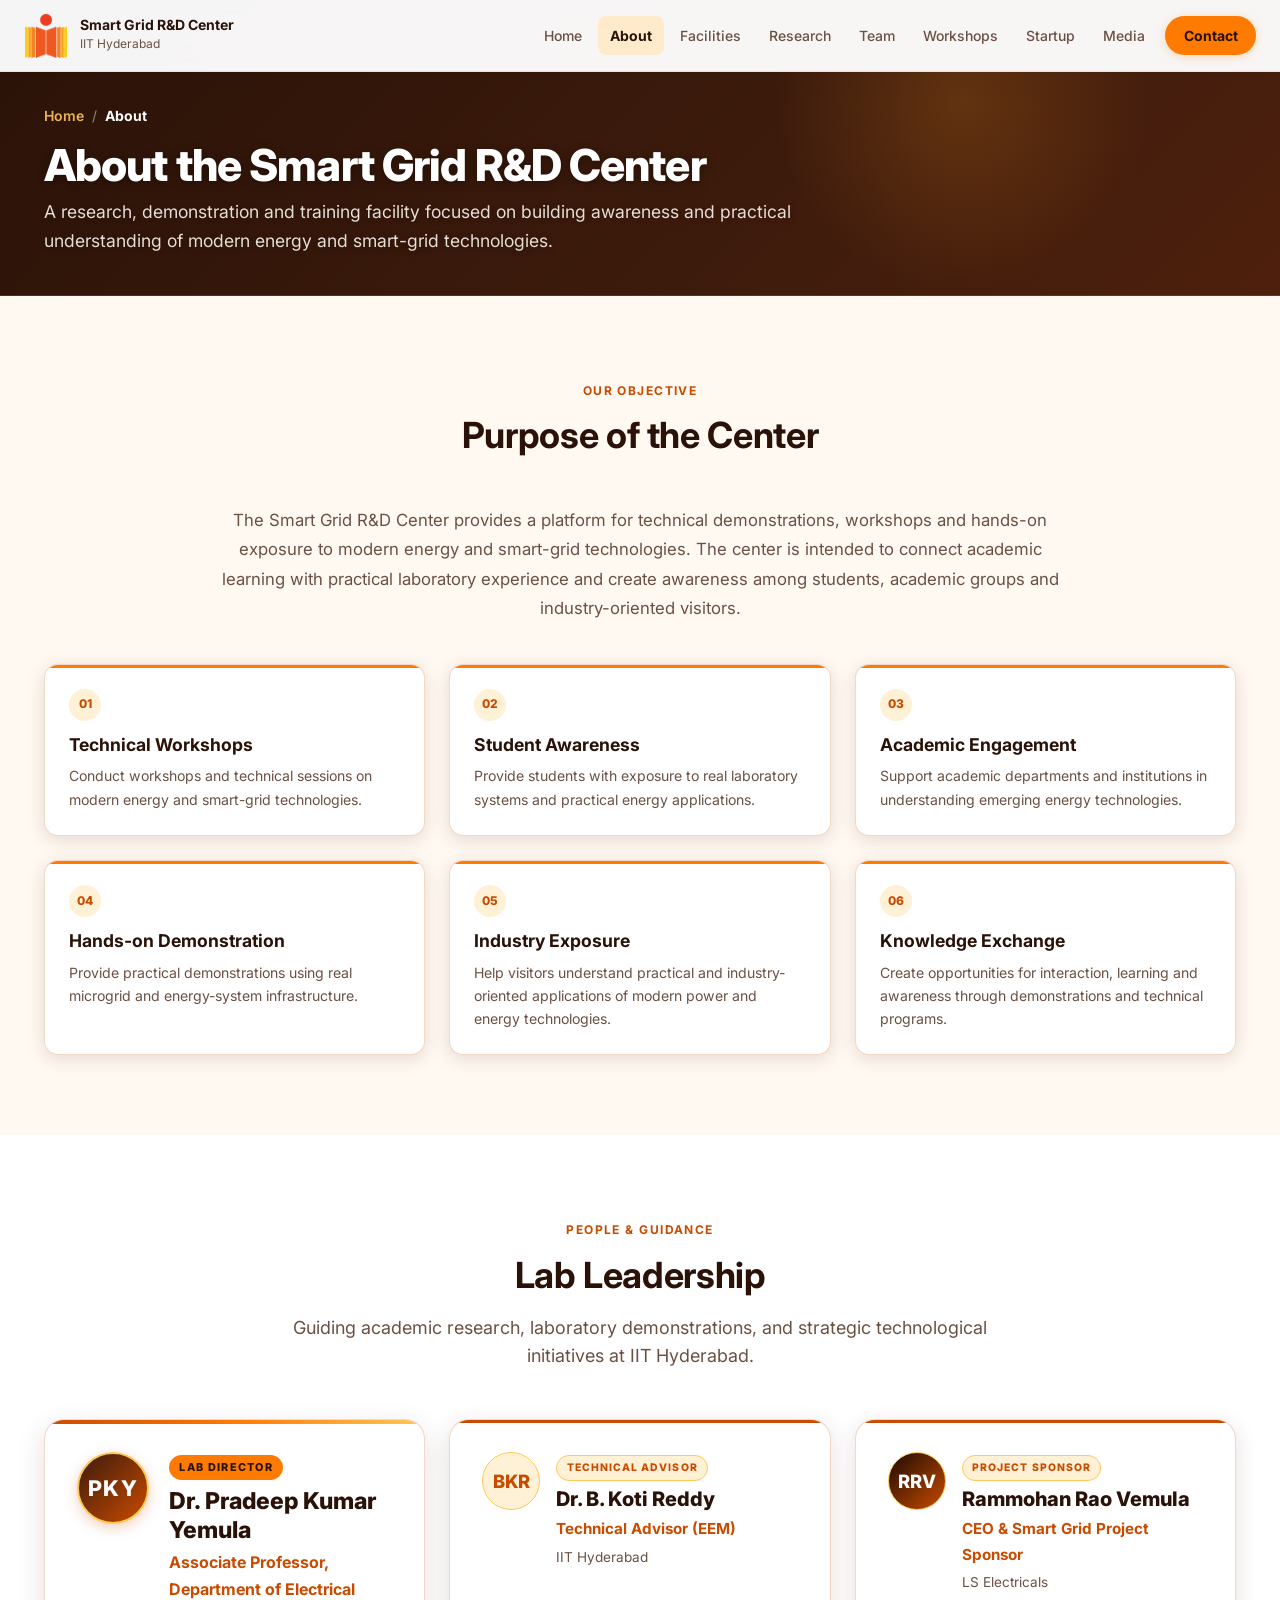
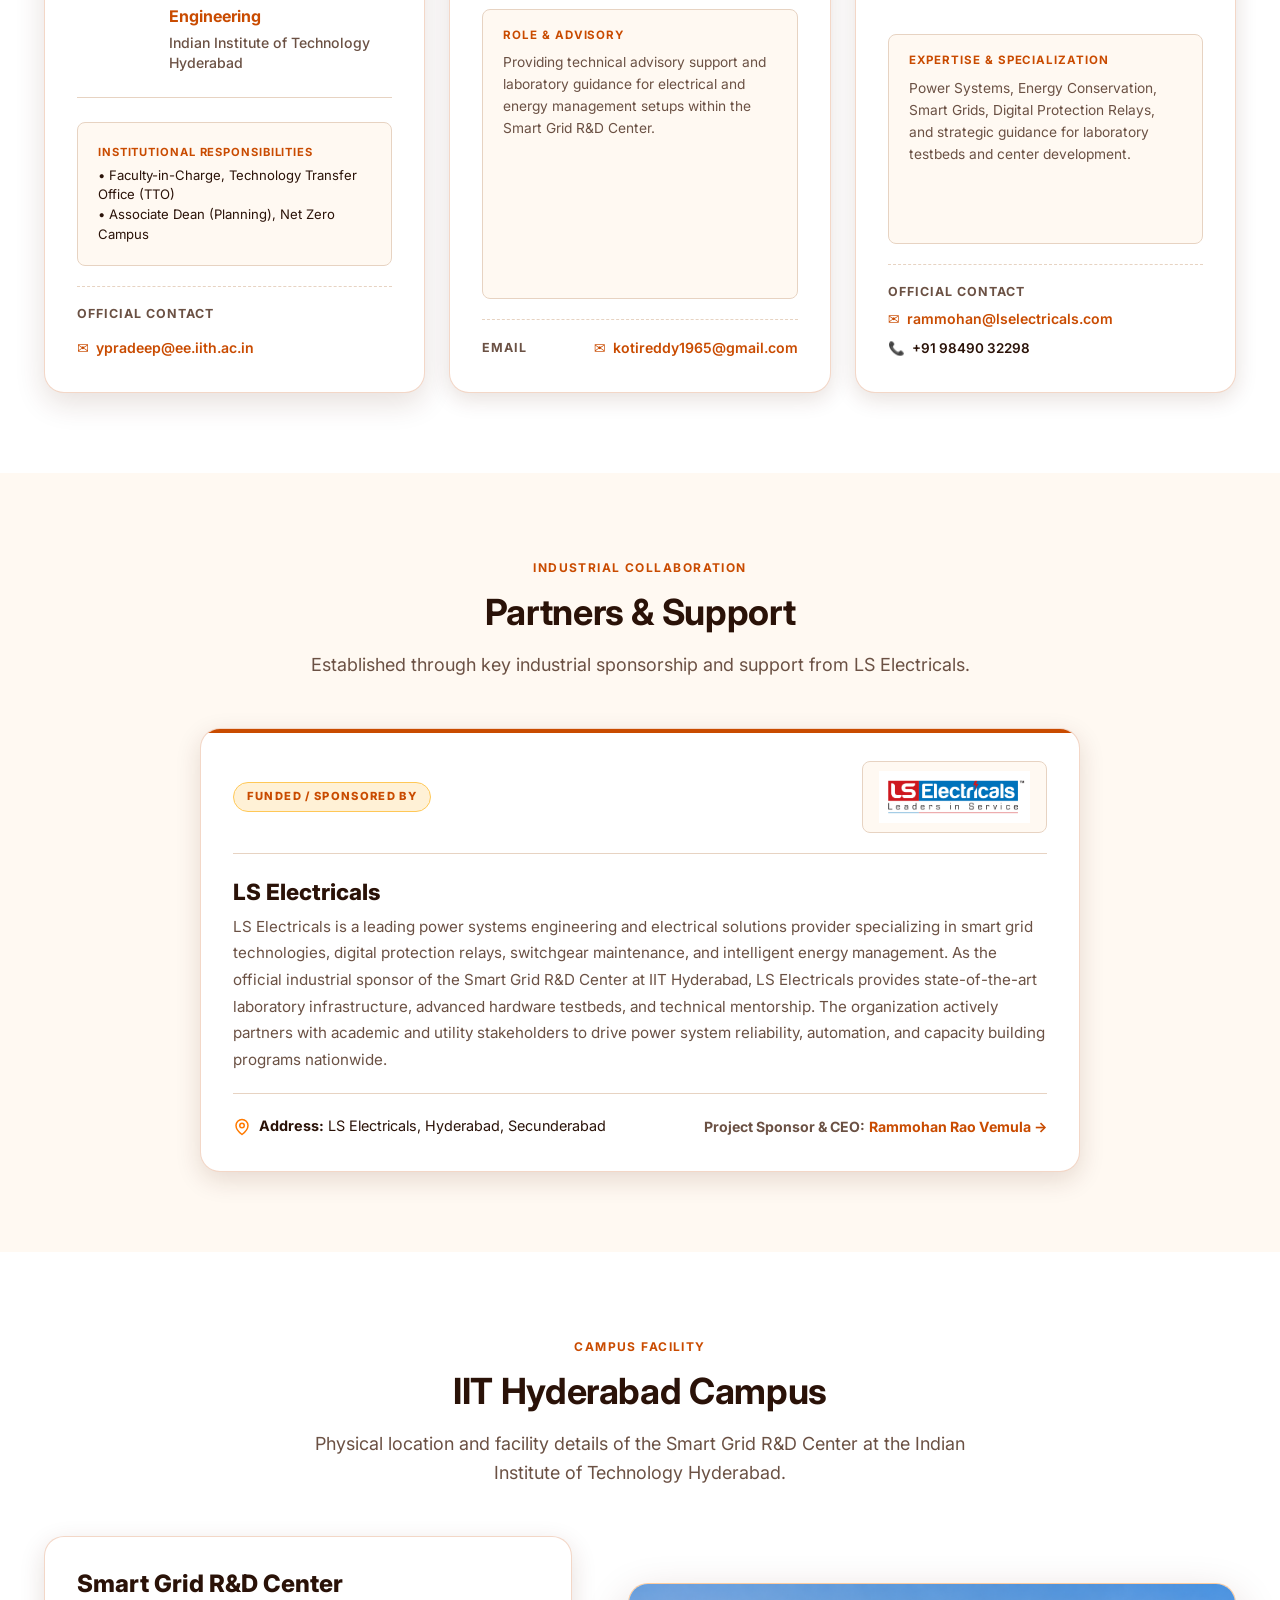
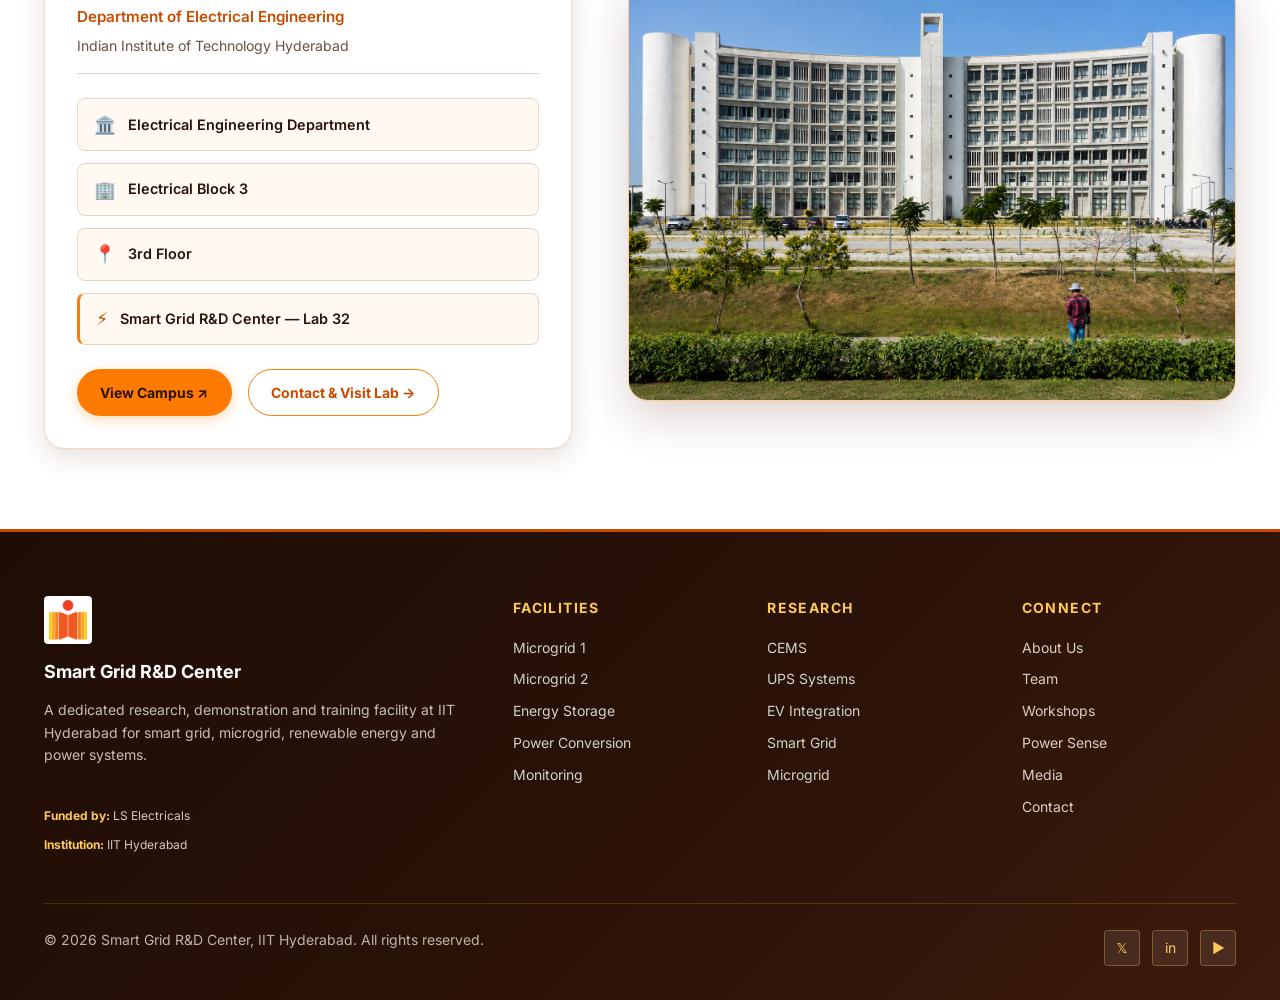
<file: about.html>
<!DOCTYPE html>
<html lang="en">
<head>
  <meta charset="UTF-8">
  <meta name="viewport" content="width=device-width, initial-scale=1.0">
  <title>About Us — Smart Grid R&amp;D Center | IIT Hyderabad</title>
  <meta name="description" content="About the Smart Grid R&amp;D Center at IIT Hyderabad. A research, demonstration and training facility focused on building awareness and practical understanding of modern energy and smart-grid technologies.">
  <link rel="preconnect" href="https://fonts.googleapis.com">
  <link rel="preconnect" href="https://fonts.gstatic.com" crossorigin>
  <link href="https://fonts.googleapis.com/css2?family=Inter:wght@400;500;600;700;800&display=swap" rel="stylesheet">
  <link rel="stylesheet" href="css/main.css?v=2.0">
  <link rel="stylesheet" href="css/components.css?v=2.0">
  <link rel="stylesheet" href="css/responsive.css?v=2.0">

  <style>
    /* ==========================================================
       ABOUT PAGE CUSTOM STYLES
       Approved Energy Theme: Deep Brown / Burnt Orange / Amber / Warm White
       ========================================================== */

    /* ── 1. Page Header (Breadcrumb) ────────────────────────── */
    .breadcrumb--about {
      background: linear-gradient(135deg, #2A1208 0%, #3D1B0C 60%, #4E200C 100%);
      border-bottom: 1px solid rgba(255, 122, 0, 0.25);
      padding: calc(var(--nav-height) + 2rem) 0 2.5rem;
      position: relative;
      overflow: hidden;
    }
    .breadcrumb--about::before {
      content: '';
      position: absolute;
      top: -30%;
      right: 10%;
      width: 380px;
      height: 380px;
      background: radial-gradient(circle, rgba(255, 154, 31, 0.18) 0%, transparent 70%);
      pointer-events: none;
      border-radius: 50%;
    }
    .breadcrumb--about .breadcrumb__title {
      font-size: clamp(2rem, 3.8vw, 2.75rem);
      font-weight: 800;
      color: #FFFFFF;
      margin-bottom: 0.5rem;
      line-height: 1.15;
    }
    .breadcrumb--about .breadcrumb__subtitle {
      font-size: clamp(0.95rem, 1.8vw, 1.1rem);
      color: rgba(255, 249, 242, 0.88);
      max-width: 820px;
      line-height: 1.6;
      margin: 0;
    }

    /* ── 2. Purpose Cards Grid ───────────────────────────────── */
    .purpose-intro {
      max-width: 860px;
      margin: 0 auto 2.5rem;
      text-align: center;
      font-size: 1.05rem;
      color: var(--text-muted);
      line-height: 1.75;
    }
    .purpose-grid {
      display: grid;
      grid-template-columns: repeat(3, 1fr);
      gap: var(--space-6);
    }
    .purpose-card {
      background: var(--white);
      border: 1px solid var(--border-energy);
      border-radius: var(--radius-lg);
      padding: var(--space-6);
      display: flex;
      flex-direction: column;
      position: relative;
      overflow: hidden;
      box-shadow: 0 4px 18px var(--shadow-energy);
      transition: transform var(--transition-base), box-shadow var(--transition-base), border-color var(--transition-base);
    }
    .purpose-card::before {
      content: '';
      position: absolute;
      top: 0; left: 0; right: 0;
      height: 3px;
      background: var(--energy-orange);
      transition: height var(--transition-fast);
    }
    .purpose-card:hover {
      transform: translateY(-4px);
      box-shadow: 0 12px 32px var(--shadow-energy);
      border-color: rgba(255, 122, 0, 0.45);
    }
    .purpose-card:hover::before {
      height: 4px;
    }
    .purpose-card__num {
      display: inline-flex;
      align-items: center;
      justify-content: center;
      width: 32px;
      height: 32px;
      border-radius: 50%;
      background: var(--energy-pale-amber);
      color: var(--energy-burnt);
      font-size: var(--text-xs);
      font-weight: 800;
      margin-bottom: var(--space-3);
    }
    .purpose-card__title {
      font-size: 1.1rem;
      font-weight: 700;
      color: var(--energy-dark);
      margin-bottom: var(--space-2);
      line-height: 1.35;
    }
    .purpose-card__desc {
      font-size: 0.88rem;
      color: var(--text-muted);
      line-height: 1.65;
      margin: 0;
      flex: 1;
    }

    /* ── 3. Leadership & Advisor Layout ──────────────────────── */
    .leadership-layout {
      display: grid;
      grid-template-columns: repeat(3, 1fr);
      gap: var(--space-6);
      align-items: stretch;
    }
    @media (max-width: 1024px) {
      .leadership-layout {
        grid-template-columns: 1fr;
      }
    }
    
    /* Primary Leadership Card (Lab Director) */
    .leader-card-primary {
      background: var(--white);
      border: 1.5px solid var(--border-energy);
      border-radius: var(--radius-xl);
      padding: var(--space-8);
      box-shadow: 0 10px 30px var(--shadow-energy);
      position: relative;
      overflow: hidden;
      display: flex;
      flex-direction: column;
      transition: transform var(--transition-base), box-shadow var(--transition-base), border-color var(--transition-base);
    }
    .leader-card-primary::before {
      content: '';
      position: absolute;
      top: 0; left: 0; right: 0;
      height: 4px;
      background: linear-gradient(90deg, #C94B00 0%, #FF7A00 50%, #FFC857 100%);
    }
    .leader-card-primary:hover {
      transform: translateY(-4px);
      box-shadow: 0 16px 40px rgba(80, 25, 0, 0.18);
      border-color: rgba(255, 122, 0, 0.5);
    }

    .leader-header {
      display: flex;
      align-items: flex-start;
      gap: var(--space-5);
      margin-bottom: var(--space-6);
      padding-bottom: var(--space-6);
      border-bottom: 1px solid var(--color-gray-200);
    }
    .leader-monogram {
      width: 72px;
      height: 72px;
      border-radius: 50%;
      background: linear-gradient(135deg, #3D1B0C 0%, #C94B00 100%);
      color: #FFFFFF;
      display: flex;
      align-items: center;
      justify-content: center;
      font-size: 1.35rem;
      font-weight: 800;
      letter-spacing: 0.05em;
      flex-shrink: 0;
      border: 2px solid var(--energy-light-amber);
      box-shadow: 0 4px 14px rgba(201, 75, 0, 0.25);
    }
    .leader-header-info {
      flex: 1;
    }
    .leader-tag {
      display: inline-block;
      font-size: 0.68rem;
      font-weight: 800;
      text-transform: uppercase;
      letter-spacing: 0.12em;
      padding: 0.22rem 0.65rem;
      border-radius: 999px;
      background: var(--energy-orange);
      color: #2A1208;
      margin-bottom: 0.4rem;
    }
    .leader-name {
      font-size: 1.45rem;
      font-weight: 800;
      color: var(--energy-dark);
      margin-bottom: 0.25rem;
      line-height: 1.25;
    }
    .leader-role-primary {
      font-size: 1rem;
      font-weight: 700;
      color: var(--energy-burnt);
      margin-bottom: 0.2rem;
    }
    .leader-dept {
      font-size: 0.88rem;
      color: var(--text-muted);
      font-weight: 500;
      line-height: 1.4;
    }

    /* Secondary info blocks inside leader card */
    .leader-details-grid {
      display: grid;
      grid-template-columns: 1fr 1fr;
      gap: var(--space-4);
      margin-bottom: var(--space-6);
      background: var(--warm-white);
      border: 1px solid var(--color-gray-200);
      border-radius: var(--radius-md);
      padding: var(--space-5);
    }
    .leader-detail-item__label {
      font-size: 0.7rem;
      font-weight: 700;
      text-transform: uppercase;
      letter-spacing: 0.08em;
      color: var(--energy-burnt);
      margin-bottom: 0.25rem;
    }
    .leader-detail-item__text {
      font-size: 0.82rem;
      color: var(--energy-dark);
      line-height: 1.5;
      margin: 0;
    }
    .leader-detail-item--full {
      grid-column: span 2;
    }

    .leader-contact-row {
      display: flex;
      align-items: center;
      justify-content: space-between;
      flex-wrap: wrap;
      gap: var(--space-3);
      margin-top: auto;
      padding-top: var(--space-4);
      border-top: 1px dashed var(--color-gray-200);
    }
    .leader-email-link {
      display: inline-flex;
      align-items: center;
      gap: 0.45rem;
      font-size: 0.88rem;
      font-weight: 600;
      color: var(--energy-burnt);
      text-decoration: none;
      transition: color var(--transition-fast);
    }
    .leader-email-link:hover {
      color: var(--energy-orange);
      text-decoration: underline;
    }

    /* Secondary Advisor Card (B. Koti Reddy) */
    .advisor-card-secondary {
      background: var(--white);
      border: 1px solid var(--border-energy);
      border-radius: var(--radius-xl);
      padding: var(--space-8);
      box-shadow: 0 6px 22px var(--shadow-energy);
      display: flex;
      flex-direction: column;
      position: relative;
      overflow: hidden;
      transition: transform var(--transition-base), box-shadow var(--transition-base), border-color var(--transition-base);
    }
    .advisor-card-secondary::before {
      content: '';
      position: absolute;
      top: 0; left: 0; right: 0;
      height: 3px;
      background: var(--energy-burnt);
    }
    .advisor-card-secondary:hover {
      transform: translateY(-4px);
      box-shadow: 0 14px 32px var(--shadow-energy);
      border-color: rgba(255, 122, 0, 0.4);
    }
    .advisor-monogram {
      width: 58px;
      height: 58px;
      border-radius: 50%;
      background: var(--energy-pale-amber);
      color: var(--energy-burnt);
      display: flex;
      align-items: center;
      justify-content: center;
      font-size: 1.15rem;
      font-weight: 800;
      flex-shrink: 0;
      border: 1.5px solid var(--energy-light-amber);
    }
    .advisor-tag {
      display: inline-block;
      font-size: 0.65rem;
      font-weight: 800;
      text-transform: uppercase;
      letter-spacing: 0.1em;
      padding: 0.2rem 0.6rem;
      border-radius: 999px;
      background: var(--energy-pale-amber);
      color: var(--energy-burnt);
      border: 1px solid var(--energy-light-amber);
      margin-bottom: 0.4rem;
    }
    .advisor-name {
      font-size: 1.25rem;
      font-weight: 800;
      color: var(--energy-dark);
      margin-bottom: 0.25rem;
      line-height: 1.25;
    }
    .advisor-role {
      font-size: 0.95rem;
      font-weight: 700;
      color: var(--energy-burnt);
      margin-bottom: 0.2rem;
    }
    .advisor-inst {
      font-size: 0.85rem;
      color: var(--text-muted);
      margin-bottom: 1.25rem;
    }
    .advisor-desc-box {
      background: var(--warm-white);
      border: 1px solid var(--color-gray-200);
      border-radius: var(--radius-md);
      padding: var(--space-4) var(--space-5);
      margin-bottom: var(--space-5);
      flex: 1;
    }

    /* ── 4. Partners & Support Cards ─────────────────────────── */
    .partners-grid {
      display: grid;
      grid-template-columns: 1fr;
      max-width: 880px;
      margin: 0 auto;
      gap: var(--space-8);
    }
    .partner-card-large {
      background: var(--white);
      border: 1.5px solid var(--border-energy);
      border-radius: var(--radius-xl);
      padding: var(--space-8);
      box-shadow: 0 8px 26px var(--shadow-energy);
      display: flex;
      flex-direction: column;
      position: relative;
      overflow: hidden;
      transition: transform var(--transition-base), box-shadow var(--transition-base), border-color var(--transition-base);
    }
    .partner-card-large::before {
      content: '';
      position: absolute;
      top: 0; left: 0; right: 0;
      height: 4px;
      background: var(--partner-accent, #FF7A00);
    }
    .partner-card-large--ls { --partner-accent: #C94B00; }
    .partner-card-large--vi { --partner-accent: #FF7A00; }

    .partner-card-large:hover {
      transform: translateY(-4px);
      box-shadow: 0 16px 42px var(--shadow-energy);
      border-color: rgba(255, 122, 0, 0.45);
    }
    .partner-card-top {
      display: flex;
      align-items: center;
      justify-content: space-between;
      flex-wrap: wrap;
      gap: var(--space-4);
      margin-bottom: var(--space-6);
      padding-bottom: var(--space-5);
      border-bottom: 1px solid var(--color-gray-200);
    }
    .partner-badge {
      font-size: 0.7rem;
      font-weight: 800;
      text-transform: uppercase;
      letter-spacing: 0.12em;
      padding: 0.3rem 0.8rem;
      border-radius: 999px;
      background: var(--energy-pale-amber);
      color: var(--energy-burnt);
      border: 1px solid var(--energy-light-amber);
    }
    .partner-logo-prominent {
      height: 72px;
      min-width: 140px;
      max-width: 200px;
      background: var(--warm-white);
      border: 1px solid var(--color-gray-200);
      border-radius: var(--radius-md);
      display: flex;
      align-items: center;
      justify-content: center;
      padding: 0.5rem 1rem;
      transition: transform var(--transition-fast), border-color var(--transition-fast);
    }
    .partner-card-large:hover .partner-logo-prominent {
      transform: scale(1.03);
      border-color: var(--energy-orange);
    }
    .partner-logo-img {
      max-height: 52px;
      max-width: 100%;
      object-fit: contain;
      display: block;
    }
    .partner-name {
      font-size: 1.4rem;
      font-weight: 800;
      color: var(--energy-dark);
      margin-bottom: var(--space-2);
    }
    .partner-desc {
      font-size: 0.9rem;
      color: var(--text-muted);
      line-height: 1.7;
      margin: 0;
      flex: 1;
    }

    /* ── 5. Campus / Location Section ────────────────────────── */
    .location-layout {
      display: grid;
      grid-template-columns: 1fr 1.15fr;
      gap: 3.5rem;
      align-items: center;
    }
    .location-info-card {
      background: var(--white);
      border: 1.5px solid var(--border-energy);
      border-radius: var(--radius-xl);
      padding: var(--space-8);
      box-shadow: 0 8px 26px var(--shadow-energy);
    }
    .location-card-title {
      font-size: 1.5rem;
      font-weight: 800;
      color: var(--energy-dark);
      margin-bottom: 0.35rem;
    }
    .location-card-dept {
      font-size: 0.95rem;
      font-weight: 600;
      color: var(--energy-burnt);
      margin-bottom: 0.2rem;
    }
    .location-card-inst {
      font-size: 0.88rem;
      color: var(--text-muted);
      margin-bottom: var(--space-6);
      padding-bottom: var(--space-4);
      border-bottom: 1px solid var(--color-gray-200);
    }

    .location-steps {
      display: flex;
      flex-direction: column;
      gap: var(--space-3);
      margin-bottom: var(--space-6);
    }
    .location-step-item {
      display: flex;
      align-items: center;
      gap: var(--space-3);
      font-size: 0.9rem;
      color: var(--energy-dark);
      font-weight: 600;
      background: var(--warm-white);
      border: 1px solid var(--color-gray-200);
      border-radius: var(--radius-md);
      padding: 0.65rem 1rem;
    }
    .location-step-icon {
      color: var(--energy-burnt);
      font-size: 1.1rem;
      flex-shrink: 0;
    }

    .campus-photo-col {
      position: relative;
    }
    .campus-photo-frame {
      border-radius: var(--radius-xl);
      overflow: hidden;
      border: 1.5px solid rgba(255, 122, 0, 0.35);
      box-shadow: 0 16px 45px rgba(80, 25, 0, 0.2);
      background: var(--warm-white);
      aspect-ratio: 16 / 11;
      display: flex;
      align-items: center;
      justify-content: center;
      transition: transform var(--transition-base), box-shadow var(--transition-base), border-color var(--transition-base);
    }
    .campus-photo-frame:hover {
      transform: translateY(-4px);
      box-shadow: 0 22px 55px rgba(80, 25, 0, 0.28);
      border-color: rgba(255, 122, 0, 0.6);
    }
    .campus-photo-img {
      width: 100%;
      height: 100%;
      object-fit: cover;
      display: block;
      transition: transform 0.5s var(--ease-out, ease);
    }
    .campus-photo-frame:hover .campus-photo-img {
      transform: scale(1.02);
    }

    /* ── Responsive Rules ────────────────────────────────────── */
    @media (max-width: 1023px) {
      .purpose-grid {
        grid-template-columns: repeat(2, 1fr);
      }
      .leadership-layout {
        grid-template-columns: 1fr;
        gap: var(--space-6);
      }
      .location-layout {
        grid-template-columns: 1fr;
        gap: 2.5rem;
      }
    }

    @media (max-width: 767px) {
      .purpose-grid {
        grid-template-columns: 1fr;
      }
      .partners-grid {
        grid-template-columns: 1fr;
        gap: var(--space-6);
      }
      .leader-header {
        flex-direction: column;
        gap: var(--space-4);
      }
      .leader-details-grid {
        grid-template-columns: 1fr;
      }
      .leader-detail-item--full {
        grid-column: span 1;
      }
    }
  </style>
</head>
<body class="page-about">

  <!-- ════════════════════════════════════════════════════════════
       NAVBAR (Preserved)
  ═══════════════════════════════════════════════════════════════ -->
    <nav class="navbar" role="navigation" aria-label="Main navigation">
    <div class="navbar__inner">
      <a href="index.html" class="navbar__brand" aria-label="Smart Grid R&amp;D Center Home">
        <div class="navbar__logo">
          <img src="assets/images/logos/iith-logo.png" alt="IIT Hyderabad Logo" class="navbar__logo-img">
        </div>
        <div class="navbar__brand-text">
          <span class="navbar__brand-name">Smart Grid R&amp;D Center</span>
          <span class="navbar__brand-sub">IIT Hyderabad</span>
        </div>
      </a>

      <div class="navbar__nav" role="list">
        <a href="index.html" class="navbar__link" role="listitem">Home</a>
        <a href="about.html" class="navbar__link active" role="listitem">About</a>
        <a href="facilities.html" class="navbar__link" role="listitem">Facilities</a>
        <a href="research.html" class="navbar__link" role="listitem">Research</a>
        <a href="team.html" class="navbar__link" role="listitem">Team</a>
        <a href="events.html" class="navbar__link" role="listitem">Workshops</a>
        <a href="startup.html" class="navbar__link" role="listitem">Startup</a>
        <a href="media.html" class="navbar__link" role="listitem">Media</a>
        <a href="contact.html" class="navbar__link navbar__link--cta" role="listitem">Contact</a>
      </div>

      <button class="navbar__toggle" aria-label="Toggle mobile menu" aria-expanded="false">
        <span></span><span></span><span></span>
      </button>
    </div>

    <div class="navbar__mobile" aria-label="Mobile navigation">
      <a href="index.html" class="navbar__link">Home</a>
      <a href="about.html" class="navbar__link active">About</a>
      <a href="facilities.html" class="navbar__link">Facilities</a>
      <a href="research.html" class="navbar__link">Research</a>
      <a href="team.html" class="navbar__link">Team</a>
      <a href="events.html" class="navbar__link">Workshops</a>
      <a href="startup.html" class="navbar__link">Startup</a>
      <a href="media.html" class="navbar__link">Media</a>
      <a href="contact.html" class="navbar__link navbar__link--cta">Contact</a>
    </div>
  </nav>

  <main class="page-content" style="margin-top: 0;">

    <!-- ══════════════════════════════════════════════════════════
         1. HERO / BREADCRUMB
    ═══════════════════════════════════════════════════════════ -->
    <header class="breadcrumb--about" aria-label="About Page Header">
      <div class="container">
        <nav class="breadcrumb__nav" aria-label="Breadcrumb">
          <a href="index.html" class="breadcrumb__link">Home</a>
          <span class="breadcrumb__sep">/</span>
          <span class="breadcrumb__current">About</span>
        </nav>
        <h1 class="breadcrumb__title">About the Smart Grid R&amp;D Center</h1>
        <p class="breadcrumb__subtitle">
          A research, demonstration and training facility focused on building awareness and practical understanding of modern energy and smart-grid technologies.
        </p>
      </div>
    </header>


    <!-- ══════════════════════════════════════════════════════════
         2. PURPOSE OF THE CENTER
    ═══════════════════════════════════════════════════════════ -->
    <section class="section" aria-labelledby="purpose-heading">
      <div class="container">

        <div class="section-header reveal">
          <span class="section-label">Our Objective</span>
          <h2 class="section-title" id="purpose-heading">Purpose of the Center</h2>
        </div>

        <p class="purpose-intro reveal">
          The Smart Grid R&amp;D Center provides a platform for technical demonstrations, workshops and hands-on exposure to modern energy and smart-grid technologies. The center is intended to connect academic learning with practical laboratory experience and create awareness among students, academic groups and industry-oriented visitors.
        </p>

        <div class="purpose-grid">

          <!-- Card 1 -->
          <div class="purpose-card reveal">
            <span class="purpose-card__num">01</span>
            <h3 class="purpose-card__title">Technical Workshops</h3>
            <p class="purpose-card__desc">
              Conduct workshops and technical sessions on modern energy and smart-grid technologies.
            </p>
          </div>

          <!-- Card 2 -->
          <div class="purpose-card reveal reveal-delay-1">
            <span class="purpose-card__num">02</span>
            <h3 class="purpose-card__title">Student Awareness</h3>
            <p class="purpose-card__desc">
              Provide students with exposure to real laboratory systems and practical energy applications.
            </p>
          </div>

          <!-- Card 3 -->
          <div class="purpose-card reveal reveal-delay-2">
            <span class="purpose-card__num">03</span>
            <h3 class="purpose-card__title">Academic Engagement</h3>
            <p class="purpose-card__desc">
              Support academic departments and institutions in understanding emerging energy technologies.
            </p>
          </div>

          <!-- Card 4 -->
          <div class="purpose-card reveal">
            <span class="purpose-card__num">04</span>
            <h3 class="purpose-card__title">Hands-on Demonstration</h3>
            <p class="purpose-card__desc">
              Provide practical demonstrations using real microgrid and energy-system infrastructure.
            </p>
          </div>

          <!-- Card 5 -->
          <div class="purpose-card reveal reveal-delay-1">
            <span class="purpose-card__num">05</span>
            <h3 class="purpose-card__title">Industry Exposure</h3>
            <p class="purpose-card__desc">
              Help visitors understand practical and industry-oriented applications of modern power and energy technologies.
            </p>
          </div>

          <!-- Card 6 -->
          <div class="purpose-card reveal reveal-delay-2">
            <span class="purpose-card__num">06</span>
            <h3 class="purpose-card__title">Knowledge Exchange</h3>
            <p class="purpose-card__desc">
              Create opportunities for interaction, learning and awareness through demonstrations and technical programs.
            </p>
          </div>

        </div>

      </div>
    </section>


    <!-- ══════════════════════════════════════════════════════════
         3. LAB LEADERSHIP & 4. TECHNICAL ADVISOR
    ═══════════════════════════════════════════════════════════ -->
    <section class="section section--alt" id="leadership" aria-labelledby="leadership-heading">
      <div class="container">

        <div class="section-header reveal">
          <span class="section-label">People &amp; Guidance</span>
          <h2 class="section-title" id="leadership-heading">Lab Leadership</h2>
          <p class="section-subtitle">
            Guiding academic research, laboratory demonstrations, and strategic technological initiatives at IIT Hyderabad.
          </p>
        </div>

        <div class="leadership-layout">
          <!-- Primary: Lab Director -->
          <div class="leader-card-primary reveal">
            <div class="leader-header">
              <div class="leader-monogram" aria-label="Dr. Pradeep Kumar Yemula initials">PKY</div>
              <div class="leader-header-info">
                <span class="leader-tag">Lab Director</span>
                <h3 class="leader-name">Dr. Pradeep Kumar Yemula</h3>
                <div class="leader-role-primary">Associate Professor, Department of Electrical Engineering</div>
                <div class="leader-dept">Indian Institute of Technology Hyderabad</div>
              </div>
            </div>

            <!-- Details Block -->
            <div class="leader-details-grid" style="margin-bottom: var(--space-5);">
              <div class="leader-detail-item leader-detail-item--full">
                <div class="leader-detail-item__label">Institutional Responsibilities</div>
                <p class="leader-detail-item__text">
                  &bull; Faculty-in-Charge, Technology Transfer Office (TTO)<br>
                  &bull; Associate Dean (Planning), Net Zero Campus
                </p>
              </div>
            </div>

            <!-- Contact Row -->
            <div class="leader-contact-row">
              <div style="font-size: 0.78rem; font-weight: 700; text-transform: uppercase; letter-spacing: 0.08em; color: var(--text-muted);">Official Contact</div>
              <a href="mailto:ypradeep@ee.iith.ac.in" class="leader-email-link">
                <span>✉</span> ypradeep@ee.iith.ac.in
              </a>
            </div>
          </div>

          <!-- Secondary: Technical Advisor -->
          <div class="advisor-card-secondary reveal reveal-delay-1">
            <div class="flex" style="gap: var(--space-4); align-items: flex-start; margin-bottom: var(--space-5);">
              <div class="advisor-monogram" aria-label="B. Koti Reddy initials">BKR</div>
              <div>
                <span class="advisor-tag">Technical Advisor</span>
                <h3 class="advisor-name">Dr. B. Koti Reddy</h3>
                <div class="advisor-role">Technical Advisor (EEM)</div>
                <div class="advisor-inst">IIT Hyderabad</div>
              </div>
            </div>

            <div class="advisor-desc-box">
              <div style="font-size: 0.72rem; font-weight: 700; text-transform: uppercase; letter-spacing: 0.08em; color: var(--energy-burnt); margin-bottom: 0.35rem;">Role &amp; Advisory</div>
              <p style="font-size: 0.86rem; color: var(--text-muted); line-height: 1.6; margin: 0;">
                Providing technical advisory support and laboratory guidance for electrical and energy management setups within the Smart Grid R&amp;D Center.
              </p>
            </div>

            <div class="leader-contact-row" style="margin-top: auto;">
              <div style="font-size: 0.78rem; font-weight: 700; text-transform: uppercase; letter-spacing: 0.08em; color: var(--text-muted);">Email</div>
              <a href="mailto:kotireddy1965@gmail.com" class="leader-email-link">
                <span>✉</span> kotireddy1965@gmail.com
              </a>
            </div>
          </div>

          <!-- Tertiary: Project Sponsor & Industry Leader -->
          <div class="advisor-card-secondary reveal reveal-delay-2">
            <div class="flex" style="gap: var(--space-4); align-items: flex-start; margin-bottom: var(--space-5);">
              <div class="advisor-monogram" style="background: linear-gradient(135deg, #1C0A03 0%, #C94B00 100%); color: #FFFFFF;" aria-label="Rammohan Rao Vemula initials">RRV</div>
              <div>
                <span class="advisor-tag" style="background: var(--energy-pale-amber); color: var(--energy-burnt); border-color: var(--energy-light-amber);">Project Sponsor</span>
                <h3 class="advisor-name">Rammohan Rao Vemula</h3>
                <div class="advisor-role">CEO &amp; Smart Grid Project Sponsor</div>
                <div class="advisor-inst">LS Electricals</div>
              </div>
            </div>

            <div class="advisor-desc-box">
              <div style="font-size: 0.72rem; font-weight: 700; text-transform: uppercase; letter-spacing: 0.08em; color: var(--energy-burnt); margin-bottom: 0.35rem;">Expertise &amp; Specialization</div>
              <p style="font-size: 0.86rem; color: var(--text-muted); line-height: 1.6; margin: 0;">
                Power Systems, Energy Conservation, Smart Grids, Digital Protection Relays, and strategic guidance for laboratory testbeds and center development.
              </p>
            </div>

            <div class="leader-contact-row" style="margin-top: auto; display: flex; flex-direction: column; align-items: flex-start; gap: 0.35rem;">
              <div style="font-size: 0.78rem; font-weight: 700; text-transform: uppercase; letter-spacing: 0.08em; color: var(--text-muted);">Official Contact</div>
              <a href="mailto:rammohan@lselectricals.com" class="leader-email-link">
                <span>✉</span> rammohan@lselectricals.com
              </a>
              <a href="tel:+919849032298" class="leader-email-link" style="color: var(--energy-dark); font-size: 0.84rem;">
                <span>📞</span> +91 98490 32298
              </a>
            </div>
          </div>
        </div>

      </div>
    </section>


    <!-- ══════════════════════════════════════════════════════════
         5. PARTNERS & SUPPORT
    ═══════════════════════════════════════════════════════════ -->
    <section class="section" id="partners" aria-labelledby="partners-heading">
      <div class="container">

        <div class="section-header reveal">
          <span class="section-label">Industrial Collaboration</span>
          <h2 class="section-title" id="partners-heading">Partners &amp; Support</h2>
          <p class="section-subtitle">
            Established through key industrial sponsorship and support from LS Electricals.
          </p>
        </div>

        <div class="partners-grid">
          <!-- Card 1: LS Electricals -->
          <div class="partner-card-large partner-card-large--ls reveal">
            <div class="partner-card-top">
              <span class="partner-badge">Funded / Sponsored by</span>
              <div class="partner-logo-prominent">
                <img src="assets/images/logos/ls-electricals-logo.png" alt="LS Electricals Logo" class="partner-logo-img">
              </div>
            </div>
            <h3 class="partner-name">LS Electricals</h3>
            <p class="partner-desc" style="line-height: 1.75; font-size: 0.95rem; margin-bottom: 1.25rem;">
              LS Electricals is a leading power systems engineering and electrical solutions provider specializing in smart grid technologies, digital protection relays, switchgear maintenance, and intelligent energy management. As the official industrial sponsor of the Smart Grid R&amp;D Center at IIT Hyderabad, LS Electricals provides state-of-the-art laboratory infrastructure, advanced hardware testbeds, and technical mentorship. The organization actively partners with academic and utility stakeholders to drive power system reliability, automation, and capacity building programs nationwide.
            </p>

            <div style="margin-top: auto; padding-top: 1.25rem; border-top: 1px solid var(--color-gray-200); display: flex; flex-wrap: wrap; justify-content: space-between; align-items: center; gap: 1rem;">
              <div style="font-size: 0.9rem; color: var(--energy-dark); display: inline-flex; align-items: center; gap: 0.5rem;">
                <svg width="18" height="18" viewBox="0 0 24 24" fill="none" stroke="currentColor" stroke-width="2" stroke-linecap="round" stroke-linejoin="round" style="color: var(--energy-orange); flex-shrink: 0;"><path d="M20 10c0 6-8 12-8 12s-8-6-8-12a8 8 0 0 1 16 0Z"/><circle cx="12" cy="10" r="3"/></svg>
                <span><strong>Address:</strong> LS Electricals, Hyderabad, Secunderabad</span>
              </div>
              <div style="font-size: 0.88rem; color: var(--text-muted);">
                <strong>Project Sponsor &amp; CEO:</strong> <a href="team.html?member=rammohan-rao-vemula" style="color: var(--energy-burnt); font-weight: 700; text-decoration: none;">Rammohan Rao Vemula &rarr;</a>
              </div>
            </div>
          </div>
        </div>

      </div>
    </section>


    <!-- ══════════════════════════════════════════════════════════
         6. IIT HYDERABAD CAMPUS / LAB LOCATION
    ═══════════════════════════════════════════════════════════ -->
    <section class="section section--alt" id="campus-location" aria-labelledby="campus-heading">
      <div class="container">

        <div class="section-header reveal">
          <span class="section-label">Campus Facility</span>
          <h2 class="section-title" id="campus-heading">IIT Hyderabad Campus</h2>
          <p class="section-subtitle">
            Physical location and facility details of the Smart Grid R&amp;D Center at the Indian Institute of Technology Hyderabad.
          </p>
        </div>

        <div class="location-layout">

          <!-- LEFT: Details -->
          <div class="location-info-card reveal">
            <h3 class="location-card-title">Smart Grid R&amp;D Center</h3>
            <div class="location-card-dept">Department of Electrical Engineering</div>
            <div class="location-card-inst">Indian Institute of Technology Hyderabad</div>

            <div class="location-steps">
              <div class="location-step-item">
                <span class="location-step-icon">🏛️</span>
                <span>Electrical Engineering Department</span>
              </div>
              <div class="location-step-item">
                <span class="location-step-icon">🏢</span>
                <span> Electrical Block 3</span>
              </div>
              <div class="location-step-item">
                <span class="location-step-icon">📍</span>
                <span>3rd Floor</span>
              </div>
              <div class="location-step-item" style="border-left: 3px solid var(--energy-orange);">
                <span class="location-step-icon">⚡</span>
                <span>Smart Grid R&amp;D Center &mdash; Lab 32</span>
              </div>
            </div>

            <div style="margin-top: var(--space-6); display: flex; gap: var(--space-4); flex-wrap: wrap;">
              <a href="https://www.iith.ac.in" target="_blank" rel="noopener noreferrer" class="btn btn--primary">
                View Campus ↗
              </a>
              <a href="contact.html" class="btn btn--outline">
                Contact &amp; Visit Lab &rarr;
              </a>
            </div>
          </div>

          <!-- RIGHT: Campus Photograph -->
          <div class="campus-photo-col reveal reveal-delay-1">
            <div class="campus-photo-frame">
              <img src="assets/images/lab/ee block.png"
                   alt="Electrical Engineering Department Building at IIT Hyderabad"
                   class="campus-photo-img"
                   loading="lazy">
            </div>
          </div>

        </div>

      </div>
    </section>

  </main>


  <!-- ══════════════════════════════════════════════════════════
       FOOTER (Preserved)
  ═══════════════════════════════════════════════════════════ -->
  <footer class="footer" role="contentinfo">
    <div class="container">
      <div class="footer__grid">

        <div class="footer__brand">
          <div class="footer__logo">
            <img src="assets/images/logos/iith-logo.png" alt="IIT Hyderabad Logo" class="footer__logo-img">
          </div>
          <div class="footer__name">Smart Grid R&amp;D Center</div>
          <p class="footer__tagline">
            A dedicated research, demonstration and training facility at IIT Hyderabad for smart grid, microgrid, renewable energy and power systems.
          </p>
          <div class="footer__credits">
            <div class="footer__credit-item">
              <span class="footer__credit-label">Funded by:</span> LS Electricals
            </div>
            <div class="footer__credit-item">
              <span class="footer__credit-label">Institution:</span> IIT Hyderabad
            </div>
          </div>
        </div>

        <div>
          <div class="footer__col-title">Facilities</div>
          <nav class="footer__links" aria-label="Facilities links">
            <a href="facilities.html" class="footer__link">Microgrid 1</a>
            <a href="facilities.html" class="footer__link">Microgrid 2</a>
            <a href="facilities.html" class="footer__link">Energy Storage</a>
            <a href="facilities.html" class="footer__link">Power Conversion</a>
            <a href="facilities.html" class="footer__link">Monitoring</a>
          </nav>
        </div>

        <div>
          <div class="footer__col-title">Research</div>
          <nav class="footer__links" aria-label="Research links">
            <a href="research.html#cems"       class="footer__link">CEMS</a>
            <a href="research.html#ups"        class="footer__link">UPS Systems</a>
            <a href="research.html#ev"         class="footer__link">EV Integration</a>
            <a href="research.html#smart-grid" class="footer__link">Smart Grid</a>
            <a href="research.html#microgrid"  class="footer__link">Microgrid</a>
          </nav>
        </div>

        <div>
          <div class="footer__col-title">Connect</div>
          <nav class="footer__links" aria-label="Connect links">
            <a href="about.html"        class="footer__link">About Us</a>
            <a href="team.html"         class="footer__link">Team</a>
            <a href="events.html"       class="footer__link">Workshops</a>
            <a href="startup.html"      class="footer__link">Power Sense</a>
            <a href="media.html"        class="footer__link">Media</a>
            <a href="contact.html"      class="footer__link">Contact</a>
          </nav>
        </div>

      </div>

      <div class="footer__bottom">
        <p class="footer__copy">
          &copy; 2026 Smart Grid R&amp;D Center, IIT Hyderabad. All rights reserved.
        </p>
        <div class="footer__social" aria-label="Social media links">
          <a href="#" class="footer__social-link" title="Twitter / X" aria-label="Twitter">𝕏</a>
          <a href="#" class="footer__social-link" title="LinkedIn" aria-label="LinkedIn">in</a>
          <a href="#" class="footer__social-link" title="YouTube" aria-label="YouTube">▶</a>
        </div>
      </div>
    </div>
  </footer>

  <!-- Main JS (navigation, scroll, animations) -->
  <script src="js/main.js"></script>
</body>
</html>
</file>
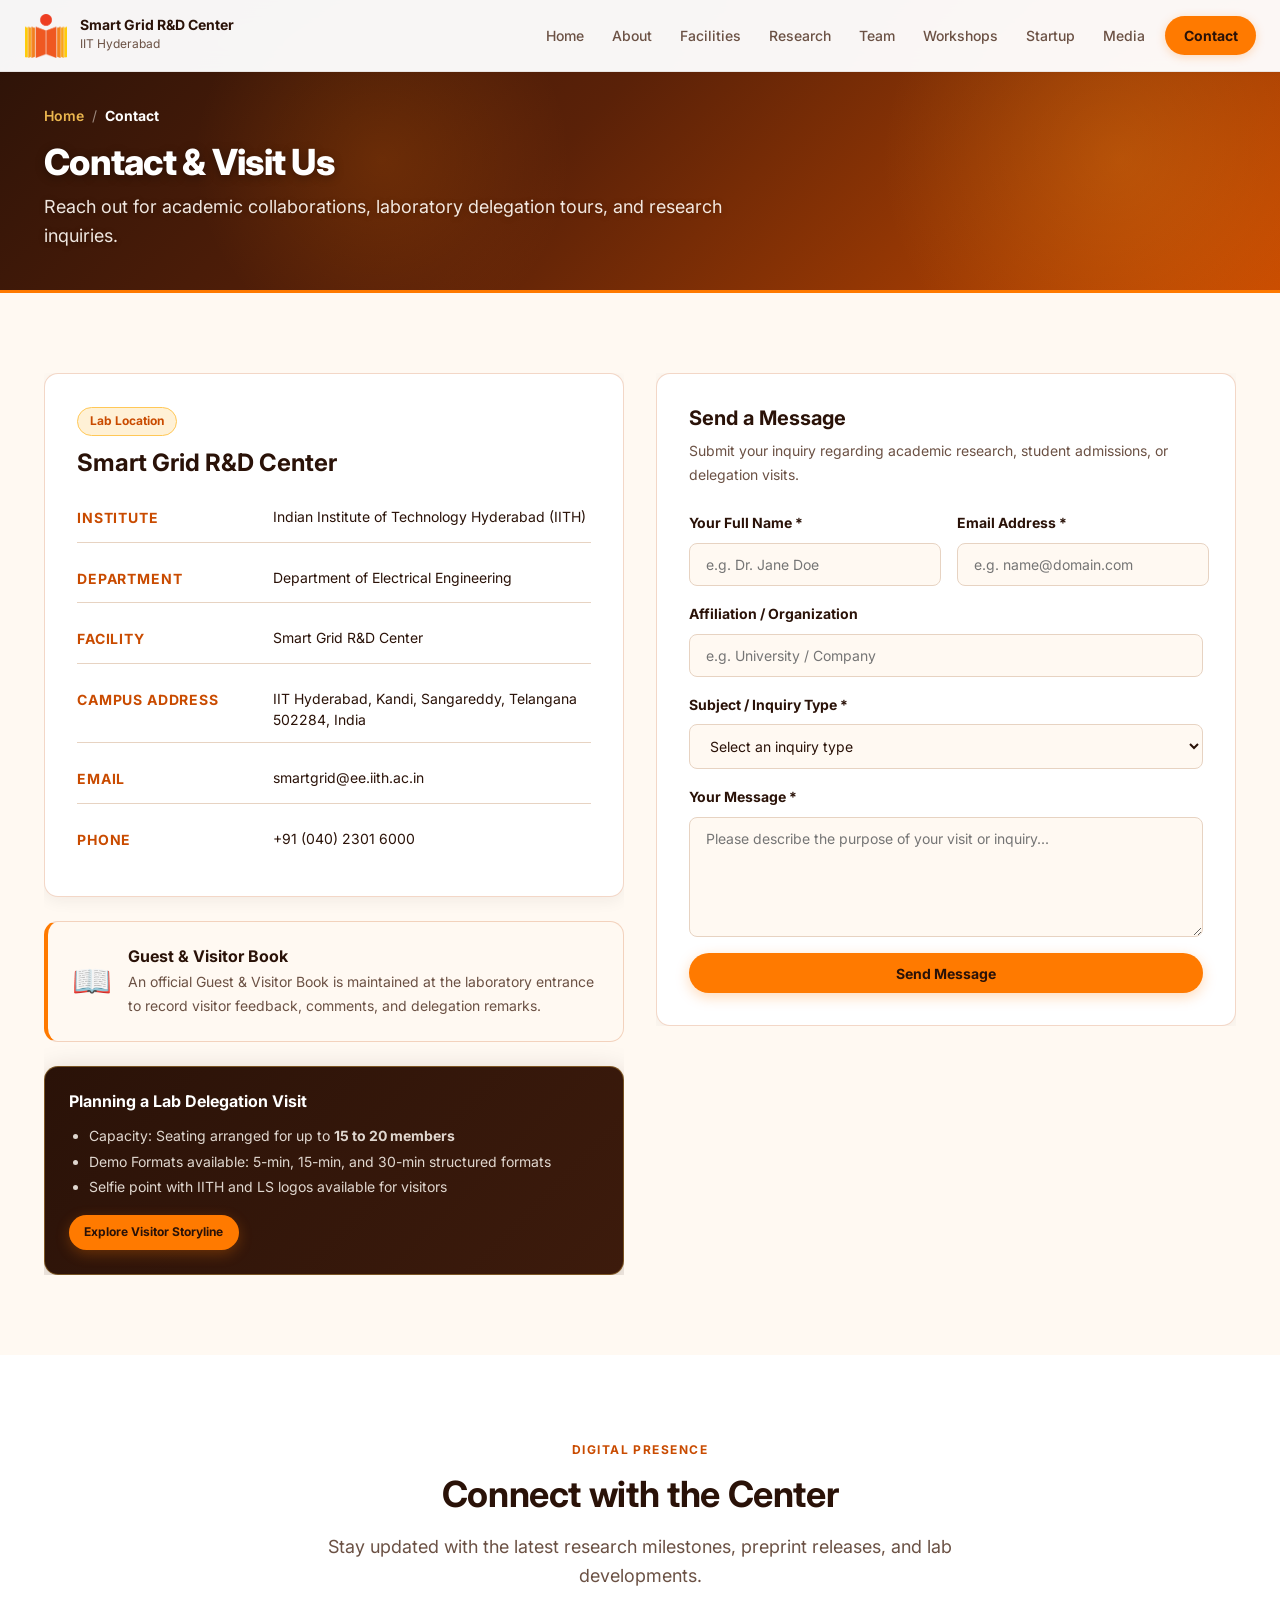
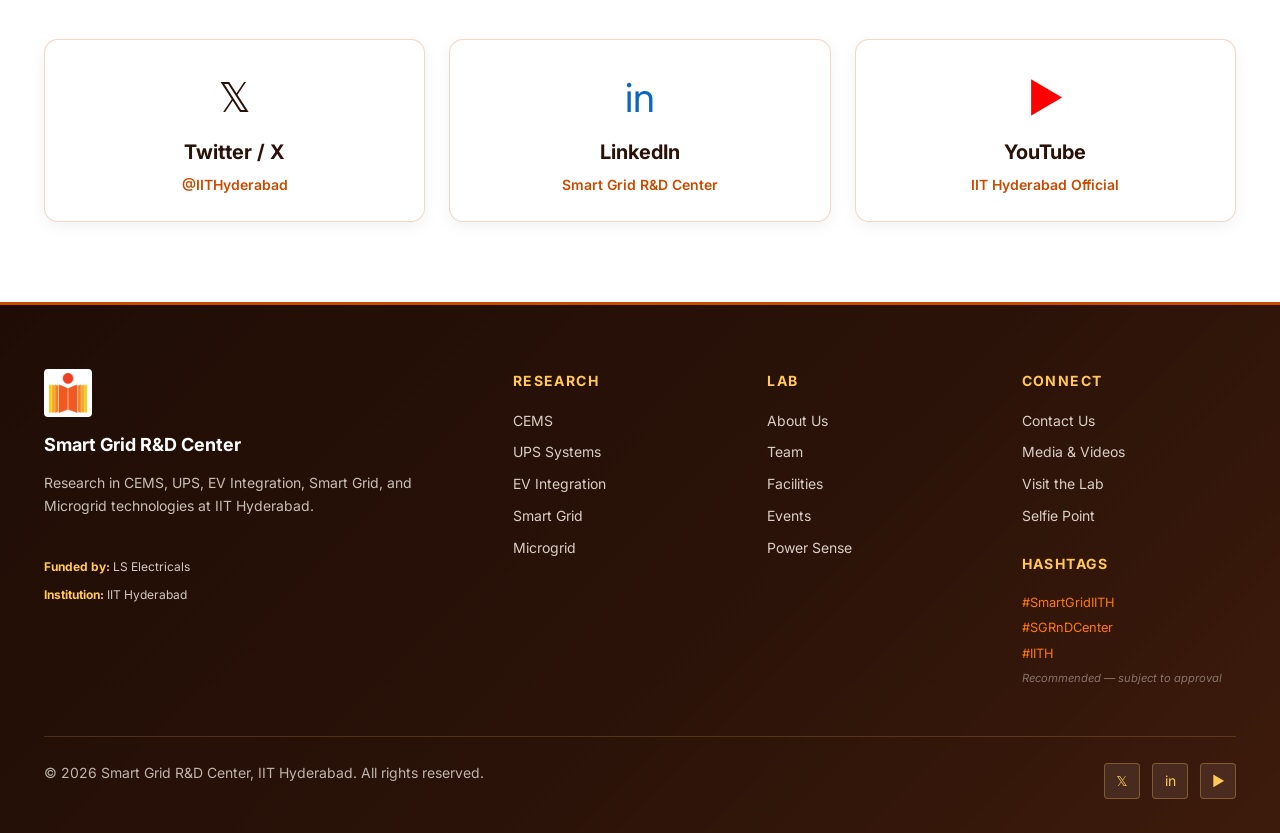
<file: contact.html>
<!DOCTYPE html>
<html lang="en">
<head>
  <meta charset="UTF-8">
  <meta name="viewport" content="width=device-width, initial-scale=1.0">
  <title>Contact Us — Smart Grid R&D Center | IIT Hyderabad</title>
  <meta name="description" content="Contact the Smart Grid R&D Center at IIT Hyderabad. Location details, visitor planning, guestbook information, and contact forms.">
  <link rel="preconnect" href="https://fonts.googleapis.com">
  <link rel="preconnect" href="https://fonts.gstatic.com" crossorigin>
  <link href="https://fonts.googleapis.com/css2?family=Inter:wght@400;500;600;700;800&display=swap" rel="stylesheet">
  <link rel="stylesheet" href="css/main.css?v=2.0">
  <link rel="stylesheet" href="css/components.css?v=2.0">
  <link rel="stylesheet" href="css/responsive.css?v=2.0">

  <style>
    /* ── Contact page responsive fixes ─────────────────── */
    .contact-grid-2 {
      display: grid;
      grid-template-columns: repeat(2, 1fr);
      gap: var(--space-8);
      align-items: flex-start;
      /* Prevent overflow from spilling out of the grid container */
      min-width: 0;
    }
    .contact-grid-2 > * {
      min-width: 0;
      overflow: hidden;
    }
    @media (max-width: 767px) {
      .contact-grid-2 {
        grid-template-columns: 1fr;
        gap: var(--space-6);
      }
    }
    @media (max-width: 639px) {
      .contact-card-padded {
        padding: var(--space-5) !important;
      }
    }
    /* Contact form must respect container width */
    .contact-form {
      min-width: 0;
      width: 100%;
    }
  </style>
</head>
<body>

  <!-- NAVBAR -->
    <nav class="navbar" role="navigation" aria-label="Main navigation">
    <div class="navbar__inner">
      <a href="index.html" class="navbar__brand" aria-label="Smart Grid R&amp;D Center Home">
        <div class="navbar__logo">
          <img src="assets/images/logos/iith-logo.png" alt="IIT Hyderabad Logo" class="navbar__logo-img">
        </div>
        <div class="navbar__brand-text">
          <span class="navbar__brand-name">Smart Grid R&amp;D Center</span>
          <span class="navbar__brand-sub">IIT Hyderabad</span>
        </div>
      </a>

      <div class="navbar__nav" role="list">
        <a href="index.html" class="navbar__link" role="listitem">Home</a>
        <a href="about.html" class="navbar__link" role="listitem">About</a>
        <a href="facilities.html" class="navbar__link" role="listitem">Facilities</a>
        <a href="research.html" class="navbar__link" role="listitem">Research</a>
        <a href="team.html" class="navbar__link" role="listitem">Team</a>
        <a href="events.html" class="navbar__link" role="listitem">Workshops</a>
        <a href="startup.html" class="navbar__link" role="listitem">Startup</a>
        <a href="media.html" class="navbar__link" role="listitem">Media</a>
        <a href="contact.html" class="navbar__link navbar__link--cta active" role="listitem">Contact</a>
      </div>

      <button class="navbar__toggle" aria-label="Toggle mobile menu" aria-expanded="false">
        <span></span><span></span><span></span>
      </button>
    </div>

    <div class="navbar__mobile" aria-label="Mobile navigation">
      <a href="index.html" class="navbar__link">Home</a>
      <a href="about.html" class="navbar__link">About</a>
      <a href="facilities.html" class="navbar__link">Facilities</a>
      <a href="research.html" class="navbar__link">Research</a>
      <a href="team.html" class="navbar__link">Team</a>
      <a href="events.html" class="navbar__link">Workshops</a>
      <a href="startup.html" class="navbar__link">Startup</a>
      <a href="media.html" class="navbar__link">Media</a>
      <a href="contact.html" class="navbar__link navbar__link--cta active">Contact</a>
    </div>
  </nav>

  <main class="page-content">

    <!-- BREADCRUMB HEADER -->
    <header class="breadcrumb" aria-label="Breadcrumb header">
      <div class="container">
        <nav class="breadcrumb__nav" aria-label="Breadcrumb">
          <a href="index.html" class="breadcrumb__link">Home</a>
          <span class="breadcrumb__sep">/</span>
          <span class="breadcrumb__current">Contact</span>
        </nav>
        <h1 class="breadcrumb__title">Contact &amp; Visit Us</h1>
        <p class="breadcrumb__subtitle">Reach out for academic collaborations, laboratory delegation tours, and research inquiries.</p>
      </div>
    </header>

    <!-- CONTACT DETAILS & FORM -->
    <section class="section" aria-label="Contact Information and Form">
      <div class="container">
        <div class="contact-grid-2 reveal">

          <!-- LEFT COLUMN: Location & Info -->
          <div>
            <div class="card contact-card-padded" style="padding: var(--space-8); margin-bottom: var(--space-6);">
              <div class="badge badge--green" style="margin-bottom: var(--space-3);">Lab Location</div>
              <h2 class="card__title" style="font-size: var(--text-2xl); margin-bottom: var(--space-4);">Smart Grid R&amp;D Center</h2>

              <div class="detail-list">
                <div class="detail-row">
                  <div class="detail-row__label">Institute</div>
                  <div class="detail-row__value">Indian Institute of Technology Hyderabad (IITH)</div>
                </div>
                <div class="detail-row">
                  <div class="detail-row__label">Department</div>
                  <div class="detail-row__value">Department of Electrical Engineering</div>
                </div>
                <div class="detail-row">
                  <div class="detail-row__label">Facility</div>
                  <div class="detail-row__value">Smart Grid R&amp;D Center</div>
                </div>
                <div class="detail-row">
                  <div class="detail-row__label">Campus Address</div>
                  <div class="detail-row__value">IIT Hyderabad, Kandi, Sangareddy, Telangana 502284, India</div>
                </div>
                <div class="detail-row">
                  <div class="detail-row__label">Email</div>
                  <div class="detail-row__value">smartgrid@ee.iith.ac.in</div>
                </div>
                <div class="detail-row">
                  <div class="detail-row__label">Phone</div>
                  <div class="detail-row__value">+91 (040) 2301 6000</div>
                </div>
              </div>
            </div>

            <!-- GUEST / VISITOR BOOK -->
            <div class="card card--flat" style="background-color: var(--color-off-white); border-left: 4px solid var(--color-green); padding: var(--space-6); margin-bottom: var(--space-6);">
              <div class="flex" style="gap: var(--space-4); align-items: center;">
                <div style="font-size: 2rem;">📖</div>
                <div>
                  <h3 style="font-size: var(--text-base); color: var(--color-navy); margin-bottom: var(--space-1);">
                    Guest &amp; Visitor Book
                  </h3>
                  <p style="font-size: var(--text-sm); color: var(--color-text-muted); margin: 0;">
                    An official Guest &amp; Visitor Book is maintained at the laboratory entrance to record visitor feedback, comments, and delegation remarks.
                  </p>
                </div>
              </div>
            </div>

            <!-- VISITOR PLANNING -->
            <div class="card card--flat" style="background: linear-gradient(135deg, #2A1208 0%, #3D1B0C 100%); color: var(--white); padding: var(--space-6); border: 1px solid rgba(255, 200, 87, 0.35); border-radius: var(--radius-lg); box-shadow: 0 10px 30px rgba(42, 18, 8, 0.25);">
              <h3 style="color: var(--white); font-size: var(--text-base); margin-bottom: var(--space-3);">Planning a Lab Delegation Visit</h3>
              <ul style="list-style: disc; padding-left: 1.25rem; font-size: var(--text-sm); color: rgba(255,249,242,0.85); margin-bottom: var(--space-4); line-height: 1.8;">
                <li>Capacity: Seating arranged for up to <strong>15 to 20 members</strong></li>
                <li>Demo Formats available: 5-min, 15-min, and 30-min structured formats</li>
                <li>Selfie point with IITH and LS logos available for visitors</li>
              </ul>
              <a href="media.html#visitor-experience" class="btn btn--primary btn--sm">Explore Visitor Storyline</a>
            </div>
          </div>

          <!-- RIGHT COLUMN: Contact Form -->
          <div>
            <div class="contact-form">
              <h3 style="color: var(--color-navy); font-size: var(--text-xl); margin-bottom: var(--space-2);">Send a Message</h3>
              <p style="font-size: var(--text-sm); color: var(--color-text-muted); margin-bottom: var(--space-6);">
                Submit your inquiry regarding academic research, student admissions, or delegation visits.
              </p>

              <!-- Form Fields -->
              <form onsubmit="event.preventDefault(); alert('Thank you for your message. The Smart Grid R&D Center will respond shortly.');">
                <div class="form-row">
                  <div class="form-group">
                    <label class="form-label" for="c-name">Your Full Name *</label>
                    <input class="form-input" id="c-name" type="text" placeholder="e.g. Dr. Jane Doe" required>
                  </div>
                  <div class="form-group">
                    <label class="form-label" for="c-email">Email Address *</label>
                    <input class="form-input" id="c-email" type="email" placeholder="e.g. name@domain.com" required>
                  </div>
                </div>

                <div class="form-row form-row--full">
                  <div class="form-group">
                    <label class="form-label" for="c-org">Affiliation / Organization</label>
                    <input class="form-input" id="c-org" type="text" placeholder="e.g. University / Company">
                  </div>
                </div>

                <div class="form-row form-row--full">
                  <div class="form-group">
                    <label class="form-label" for="c-subject">Subject / Inquiry Type *</label>
                    <select class="form-select" id="c-subject" required>
                      <option value="">Select an inquiry type</option>
                      <option value="visit">Request a Demonstration Visit (15–20 pax)</option>
                      <option value="research">Academic Research Collaboration</option>
                      <option value="startup">Power Sense / Technology Transfer</option>
                      <option value="general">General Lab Inquiry</option>
                    </select>
                  </div>
                </div>

                <div class="form-row form-row--full">
                  <div class="form-group">
                    <label class="form-label" for="c-message">Your Message *</label>
                    <textarea class="form-textarea" id="c-message" placeholder="Please describe the purpose of your visit or inquiry..." required></textarea>
                  </div>
                </div>

                <button type="submit" class="btn btn--primary" style="width: 100%; justify-content: center;">
                  Send Message
                </button>
              </form>
            </div>
          </div>

        </div>
      </div>
    </section>

    <!-- DIGITAL PRESENCE -->
    <section class="section section--alt" aria-label="Social Media Connections">
      <div class="container">
        <div class="section-header reveal">
          <span class="section-label">Digital Presence</span>
          <h2 class="section-title">Connect with the Center</h2>
          <p class="section-subtitle">
            Stay updated with the latest research milestones, preprint releases, and lab developments.
          </p>
        </div>

        <div class="grid grid-3 reveal">
          <div class="card" style="text-align: center; padding: var(--space-6);">
            <div style="font-size: 2.5rem; margin-bottom: var(--space-2);">𝕏</div>
            <h4 class="card__title">Twitter / X</h4>
            <p style="font-size: var(--text-sm); color: var(--color-green-dark); font-weight: 600; margin: 0;">@IITHyderabad</p>
          </div>

          <div class="card" style="text-align: center; padding: var(--space-6);">
            <div style="font-size: 2.5rem; margin-bottom: var(--space-2); color: #0A66C2;">in</div>
            <h4 class="card__title">LinkedIn</h4>
            <p style="font-size: var(--text-sm); color: var(--color-green-dark); font-weight: 600; margin: 0;">Smart Grid R&amp;D Center</p>
          </div>

          <div class="card" style="text-align: center; padding: var(--space-6);">
            <div style="font-size: 2.5rem; margin-bottom: var(--space-2); color: #FF0000;">▶</div>
            <h4 class="card__title">YouTube</h4>
            <p style="font-size: var(--text-sm); color: var(--color-green-dark); font-weight: 600; margin: 0;">IIT Hyderabad Official</p>
          </div>
        </div>
      </div>
    </section>

  </main>

  <!-- FOOTER -->
  <footer class="footer" role="contentinfo">
    <div class="container">
      <div class="footer__grid">
        <div class="footer__brand">
          <div class="footer__logo">
            <img src="assets/images/logos/iith-logo.png" alt="IIT Hyderabad Logo" class="footer__logo-img">
          </div>
          <div class="footer__name">Smart Grid R&amp;D Center</div>
          <p class="footer__tagline">
            Research in CEMS, UPS, EV Integration, Smart Grid, and Microgrid technologies at IIT Hyderabad.
          </p>
          <div class="footer__credits">
            <div class="footer__credit-item"><span class="footer__credit-label">Funded by:</span> LS Electricals</div>
            <div class="footer__credit-item"><span class="footer__credit-label">Institution:</span> IIT Hyderabad</div>
          </div>
        </div>

        <div>
          <div class="footer__col-title">Research</div>
          <nav class="footer__links" aria-label="Research links">
            <a href="research.html#cems" class="footer__link">CEMS</a>
            <a href="research.html#ups" class="footer__link">UPS Systems</a>
            <a href="research.html#ev" class="footer__link">EV Integration</a>
            <a href="research.html#smart-grid" class="footer__link">Smart Grid</a>
            <a href="research.html#microgrid" class="footer__link">Microgrid</a>
          </nav>
        </div>

        <div>
          <div class="footer__col-title">Lab</div>
          <nav class="footer__links" aria-label="Lab links">
            <a href="about.html" class="footer__link">About Us</a>
            <a href="team.html" class="footer__link">Team</a>
            <a href="facilities.html" class="footer__link">Facilities</a>
            <a href="events.html" class="footer__link">Events</a>
            <a href="startup.html" class="footer__link">Power Sense</a>
          </nav>
        </div>

        <div>
          <div class="footer__col-title">Connect</div>
          <nav class="footer__links" aria-label="Connect links">
            <a href="contact.html" class="footer__link">Contact Us</a>
            <a href="media.html" class="footer__link">Media &amp; Videos</a>
            <a href="media.html#visitor-experience" class="footer__link">Visit the Lab</a>
            <a href="media.html#selfie-point" class="footer__link">Selfie Point</a>
          </nav>
          <div style="margin-top:1.5rem;">
            <div class="footer__col-title">Hashtags</div>
            <div style="display:flex;flex-direction:column;gap:0.25rem;margin-top:0.5rem;">
              <span style="font-size:0.8rem;color:var(--color-green);">#SmartGridIITH</span>
              <span style="font-size:0.8rem;color:var(--color-green);">#SGRnDCenter</span>
              <span style="font-size:0.8rem;color:var(--color-green);">#IITH</span>
              <span style="font-size:0.8rem;color:rgba(255,255,255,0.4);font-style:italic;font-size:0.7rem;">Recommended — subject to approval</span>
            </div>
          </div>
        </div>
      </div>

      <div class="footer__bottom">
        <p class="footer__copy">© 2026 Smart Grid R&amp;D Center, IIT Hyderabad. All rights reserved.</p>
        <div class="footer__social" aria-label="Social media links">
          <a href="#" class="footer__social-link" title="Twitter / X" aria-label="Twitter">𝕏</a>
          <a href="#" class="footer__social-link" title="LinkedIn" aria-label="LinkedIn">in</a>
          <a href="#" class="footer__social-link" title="YouTube" aria-label="YouTube">▶</a>
        </div>
      </div>
    </div>
  </footer>

  <script src="js/main.js"></script>
</body>
</html>
</file>
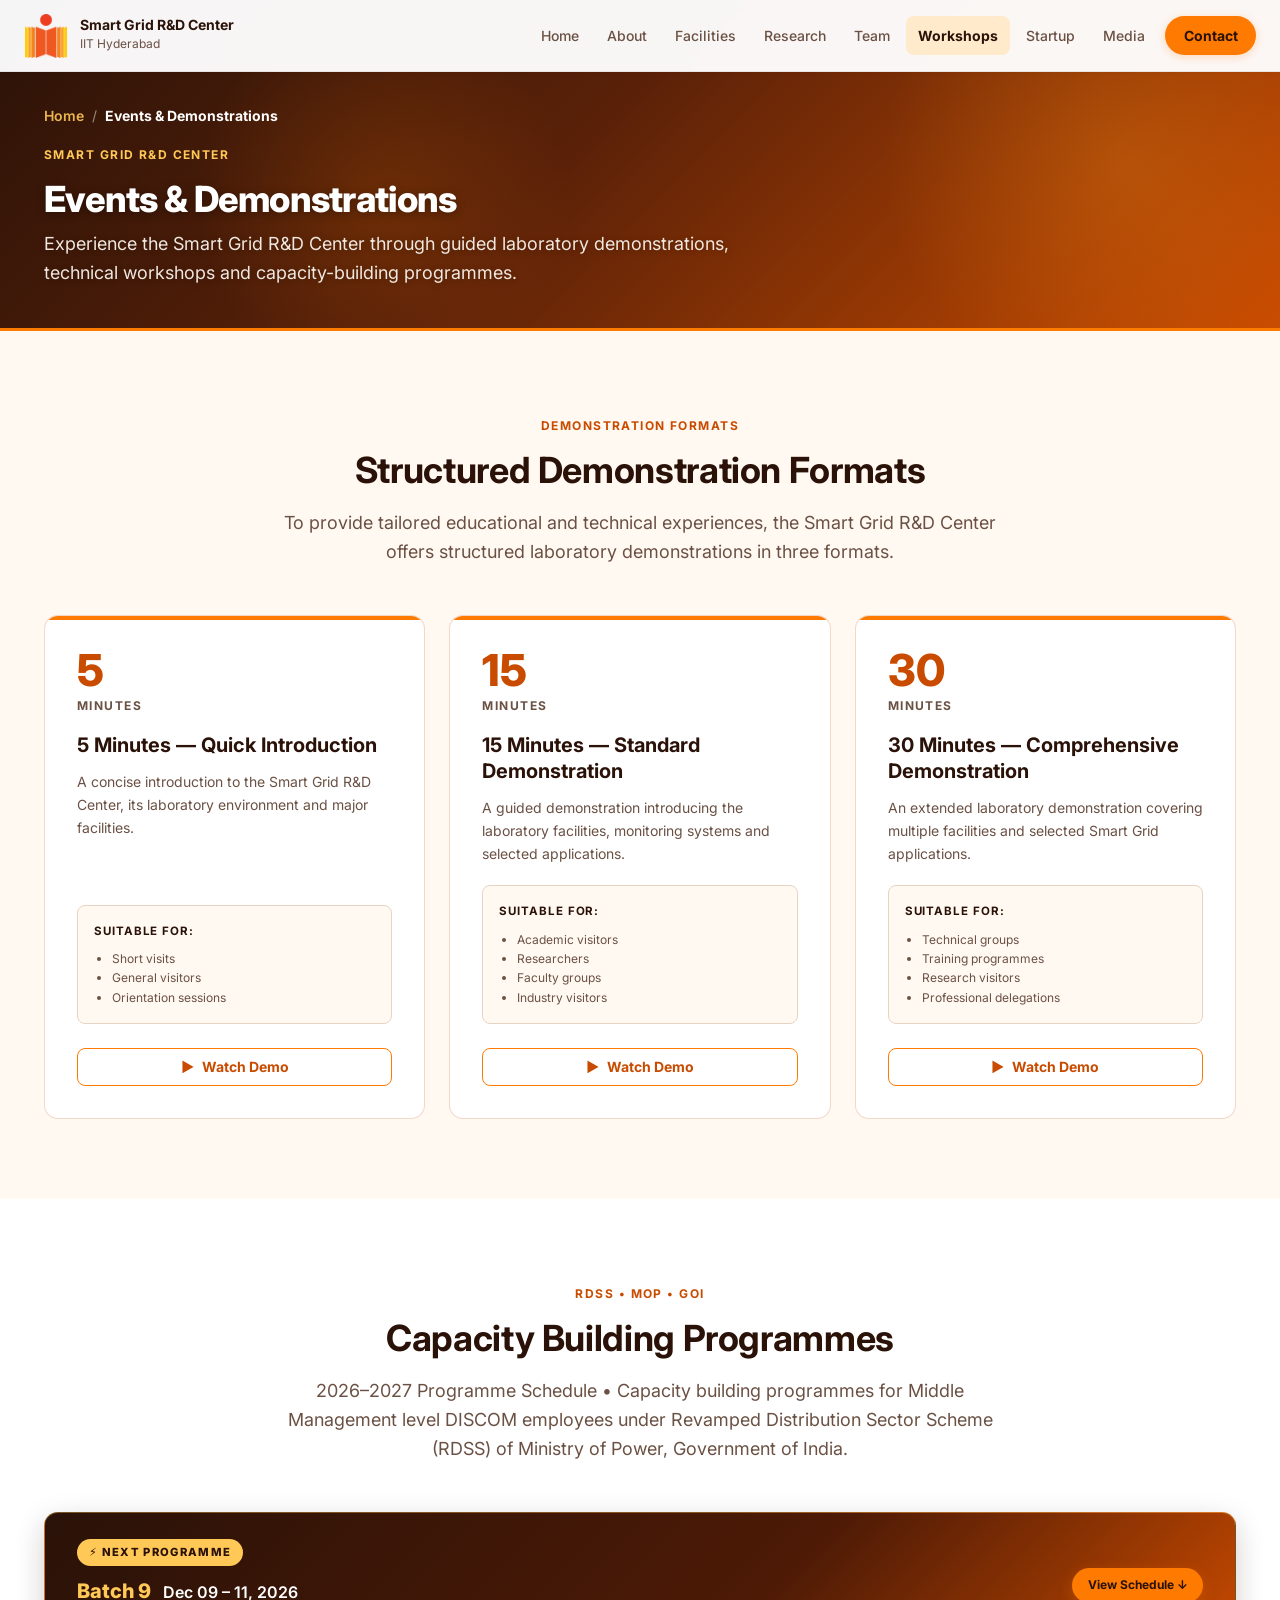
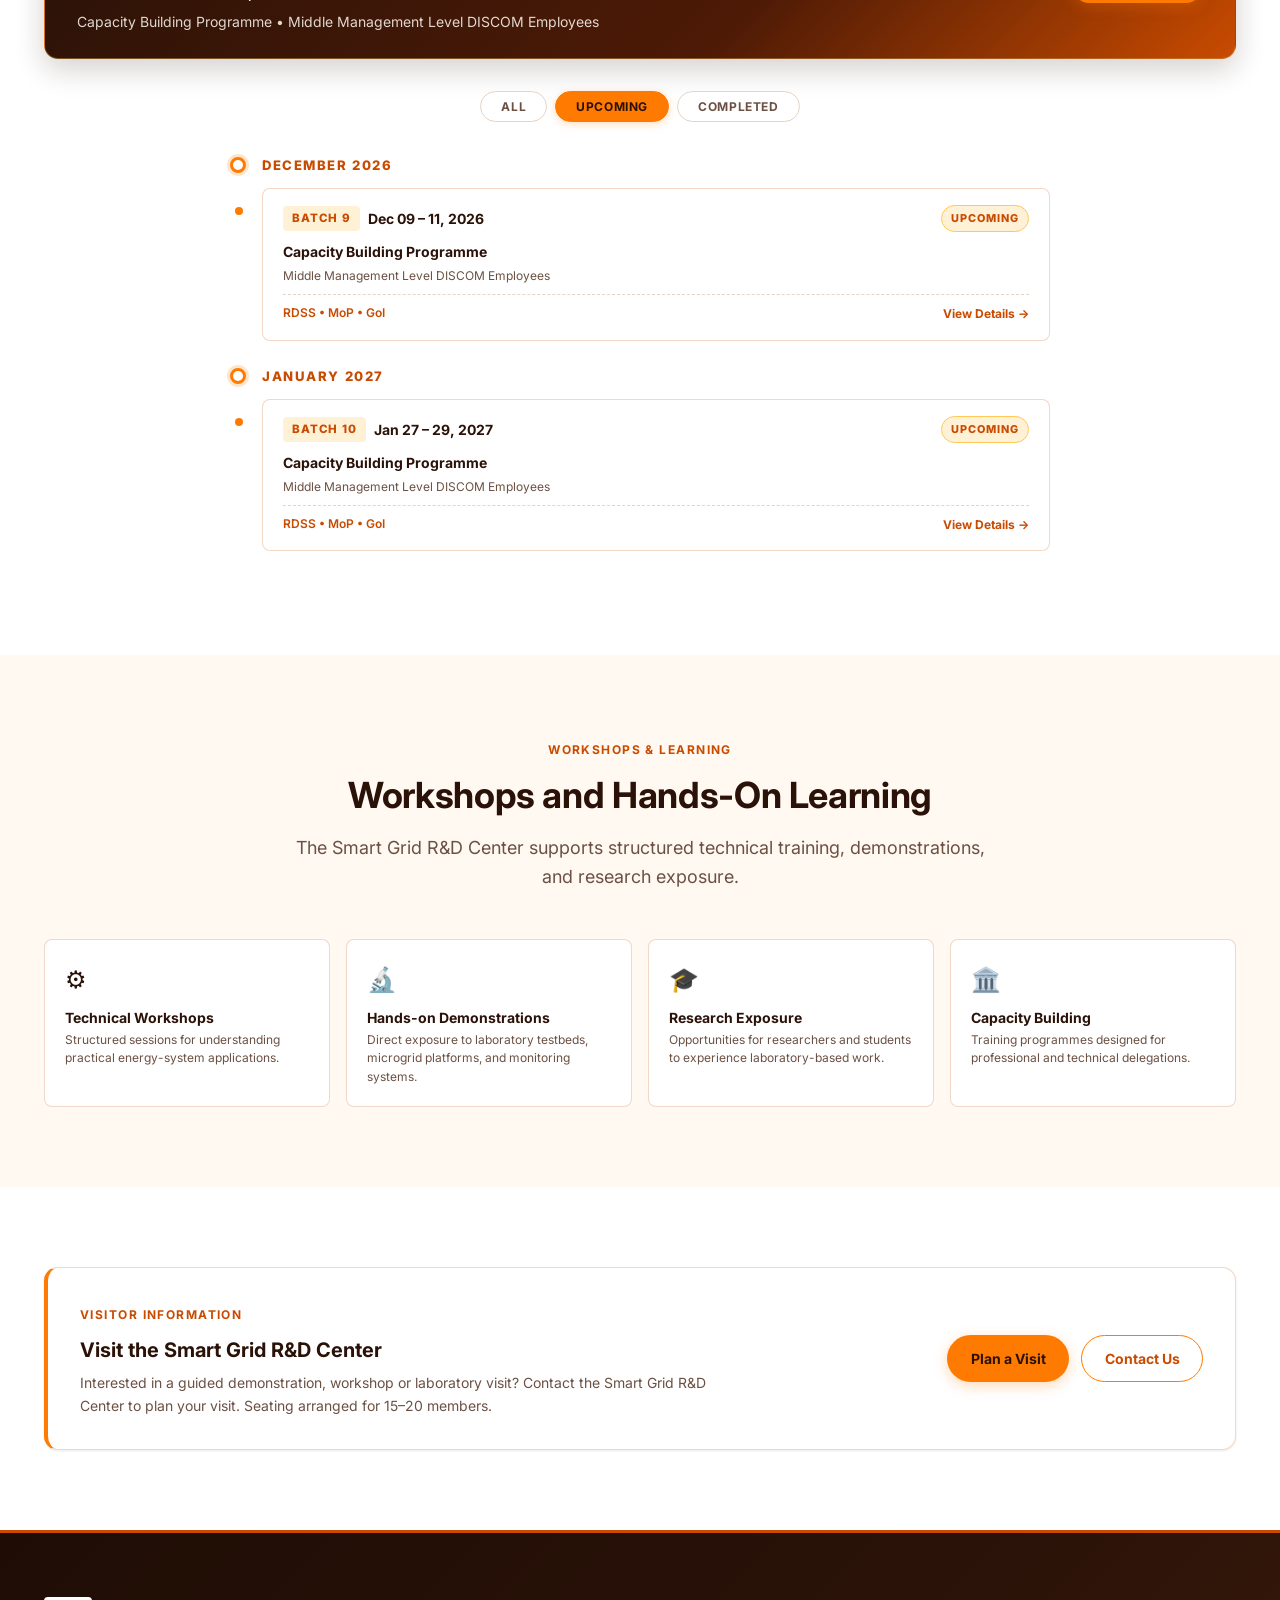
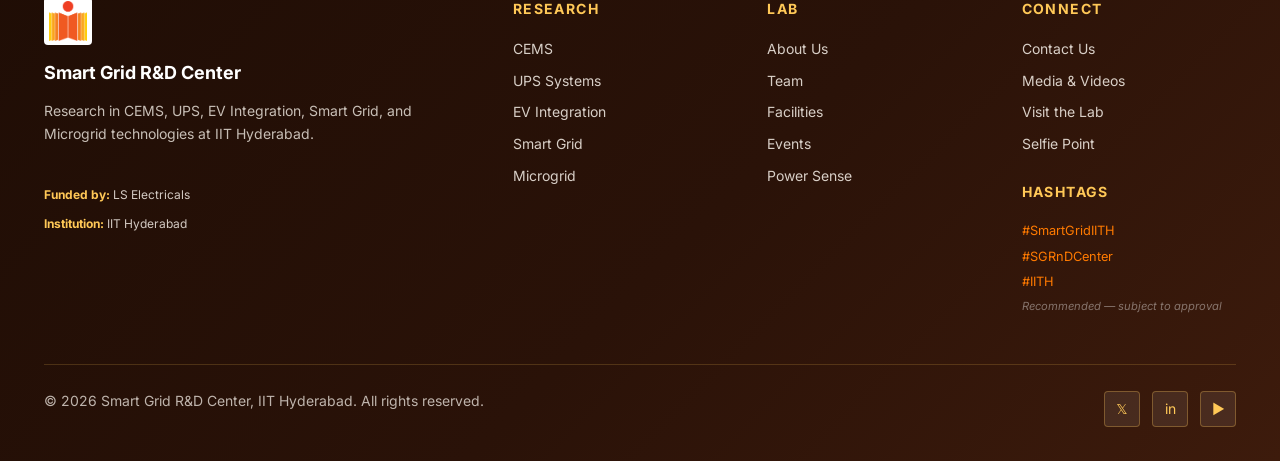
<file: events.html>
<!DOCTYPE html>
<html lang="en">
<head>
  <meta charset="UTF-8">
  <meta name="viewport" content="width=device-width, initial-scale=1.0">
  <title>Events &amp; Demonstrations — Smart Grid R&amp;D Center | IIT Hyderabad</title>
  <meta name="description" content="Experience the Smart Grid R&D Center through guided laboratory demonstrations, technical workshops, and RDSS capacity-building programmes at IIT Hyderabad.">
  <link rel="preconnect" href="https://fonts.googleapis.com">
  <link rel="preconnect" href="https://fonts.gstatic.com" crossorigin>
  <link href="https://fonts.googleapis.com/css2?family=Inter:wght@400;500;600;700;800&display=swap" rel="stylesheet">
  <link rel="stylesheet" href="css/main.css?v=2.0">
  <link rel="stylesheet" href="css/components.css?v=2.0">
  <link rel="stylesheet" href="css/responsive.css?v=2.0">

  <style>
    /* ==========================================================
       EVENTS & DEMONSTRATIONS PAGE STYLES
       Approved Energy Palette: Brown / Burnt Orange / Amber / White
       ========================================================== */

    /* ─── 1. Demonstration Formats ──────────────────────────── */
    .demo-grid {
      display: grid;
      grid-template-columns: repeat(3, 1fr);
      gap: var(--space-6);
    }
    .demo-format-card {
      background: var(--white);
      border: 1px solid var(--border-energy);
      border-radius: var(--radius-lg);
      padding: var(--space-8);
      display: flex;
      flex-direction: column;
      transition: transform var(--transition-base), box-shadow var(--transition-base), border-color var(--transition-base);
      position: relative;
      overflow: hidden;
    }
    .demo-format-card::before {
      content: '';
      position: absolute;
      top: 0; left: 0; right: 0;
      height: 4px;
      background: var(--energy-orange);
    }
    .demo-format-card:hover {
      transform: translateY(-4px);
      box-shadow: 0 14px 30px var(--shadow-energy);
      border-color: rgba(255, 122, 0, 0.4);
    }

    .demo-format-card__duration {
      font-size: 2.75rem;
      font-weight: 800;
      color: var(--energy-burnt);
      line-height: 1;
      margin-bottom: var(--space-1);
    }
    .demo-format-card__unit {
      font-size: var(--text-xs);
      font-weight: 700;
      text-transform: uppercase;
      letter-spacing: 0.12em;
      color: var(--text-muted);
      margin-bottom: var(--space-4);
    }
    .demo-format-card__title {
      font-size: var(--text-xl);
      color: var(--energy-dark);
      margin-bottom: var(--space-3);
      line-height: 1.3;
    }
    .demo-format-card__desc {
      font-size: var(--text-sm);
      color: var(--text-muted);
      line-height: 1.65;
      margin-bottom: var(--space-5);
      flex: 1;
    }
    .demo-format-card__suitable {
      background-color: var(--warm-white);
      border: 1px solid var(--color-gray-200);
      border-radius: var(--radius-md);
      padding: var(--space-4);
      margin-bottom: var(--space-6);
    }
    .demo-format-card__suitable-label {
      font-size: 0.72rem;
      font-weight: 700;
      color: var(--energy-dark);
      text-transform: uppercase;
      letter-spacing: 0.08em;
      margin-bottom: var(--space-2);
    }
    .demo-format-card__suitable-list {
      font-size: var(--text-xs);
      color: var(--text-muted);
      line-height: 1.6;
      list-style: disc;
      padding-left: 1.1rem;
      margin: 0;
    }
    .demo-watch-btn {
      display: inline-flex;
      align-items: center;
      justify-content: center;
      gap: 0.5rem;
      width: 100%;
      padding: 0.6rem 1rem;
      font-size: var(--text-sm);
      font-weight: 700;
      border-radius: var(--radius-md);
      border: 1.5px solid var(--energy-orange);
      background: var(--white);
      color: var(--energy-burnt);
      cursor: pointer;
      transition: all var(--transition-fast);
      margin-top: auto;
    }
    .demo-watch-btn:hover {
      background: var(--energy-pale-amber);
      color: var(--energy-dark);
      border-color: var(--energy-burnt);
    }

    /* ─── 2. Next Programme Highlight Banner ─────────────────── */
    .next-prog-banner {
      background: linear-gradient(135deg, #2A1208 0%, #4D1A06 60%, #C94B00 100%);
      color: var(--white);
      border-radius: var(--radius-lg);
      padding: var(--space-6) var(--space-8);
      border: 1px solid rgba(255, 200, 87, 0.35);
      box-shadow: 0 10px 30px rgba(42, 18, 8, 0.2);
      margin-bottom: var(--space-8);
      display: flex;
      align-items: center;
      justify-content: space-between;
      flex-wrap: wrap;
      gap: var(--space-4);
    }
    .next-prog-banner__tag {
      display: inline-flex;
      align-items: center;
      gap: 0.4rem;
      font-size: 0.7rem;
      font-weight: 800;
      letter-spacing: 0.12em;
      text-transform: uppercase;
      color: #2A1208;
      background: var(--energy-light-amber);
      padding: 0.25rem 0.75rem;
      border-radius: var(--radius-full);
      margin-bottom: var(--space-2);
    }
    .next-prog-banner__info {
      display: flex;
      align-items: baseline;
      gap: var(--space-3);
      flex-wrap: wrap;
    }
    .next-prog-banner__batch {
      font-size: var(--text-xl);
      font-weight: 800;
      color: var(--energy-light-amber);
    }
    .next-prog-banner__date {
      font-size: var(--text-base);
      font-weight: 600;
      color: var(--white);
    }
    .next-prog-banner__desc {
      font-size: var(--text-sm);
      color: rgba(255, 249, 242, 0.85);
      margin-top: 2px;
    }

    /* ─── 3. Filter Buttons ──────────────────────────────────── */
    .timeline-filters {
      display: flex;
      justify-content: center;
      gap: var(--space-2);
      margin-bottom: var(--space-8);
    }
    .timeline-filter-btn {
      padding: 0.45rem 1.25rem;
      font-size: var(--text-xs);
      font-weight: 700;
      letter-spacing: 0.05em;
      text-transform: uppercase;
      border-radius: var(--radius-full);
      border: 1px solid var(--color-gray-200);
      background: var(--white);
      color: var(--text-muted);
      transition: all var(--transition-fast);
      cursor: pointer;
    }
    .timeline-filter-btn:hover {
      border-color: var(--energy-orange);
      color: var(--energy-dark);
      background: var(--energy-pale-amber);
    }
    .timeline-filter-btn.active {
      background: var(--energy-orange);
      border-color: var(--energy-orange);
      color: var(--energy-dark);
      box-shadow: 0 2px 8px rgba(255, 122, 0, 0.25);
    }

    /* ─── 4. Elegant Vertical Timeline ───────────────────────── */
    .v-timeline {
      max-width: 820px;
      margin: 0 auto;
      position: relative;
      padding-left: 2rem;
    }
    .v-timeline::before {
      content: '';
      position: absolute;
      top: 10px;
      bottom: 20px;
      left: 7px;
      width: 2px;
      background: linear-gradient(180deg, var(--energy-orange) 0%, var(--energy-amber) 70%, var(--color-gray-300) 100%);
    }

    .v-timeline-month {
      margin-bottom: var(--space-6);
    }
    .v-timeline-month__title {
      font-size: 0.82rem;
      font-weight: 800;
      color: var(--energy-burnt);
      text-transform: uppercase;
      letter-spacing: 0.12em;
      margin-bottom: var(--space-3);
      position: relative;
      display: flex;
      align-items: center;
      gap: var(--space-2);
    }
    .v-timeline-month__title::before {
      content: '';
      position: absolute;
      left: -2rem;
      width: 16px;
      height: 16px;
      border-radius: 50%;
      background: var(--white);
      border: 3px solid var(--energy-orange);
      box-shadow: 0 0 0 3px rgba(255, 122, 0, 0.2);
    }

    .v-timeline-item {
      background: var(--white);
      border: 1px solid var(--border-energy);
      border-radius: var(--radius-md);
      padding: var(--space-4) var(--space-5);
      margin-bottom: var(--space-3);
      position: relative;
      transition: transform var(--transition-fast), box-shadow var(--transition-fast);
    }
    .v-timeline-item:hover {
      transform: translateX(4px);
      box-shadow: 0 6px 16px var(--shadow-energy);
    }
    .v-timeline-item::before {
      content: '';
      position: absolute;
      left: -2rem;
      top: 18px;
      width: 8px;
      height: 8px;
      border-radius: 50%;
      background: var(--energy-orange);
      margin-left: 4px;
    }
    .v-timeline-item.status--completed::before {
      background: var(--color-gray-400);
    }
    .v-timeline-item.status--completed {
      background: #FAFAF8;
      border-color: var(--color-gray-200);
    }
    .v-timeline-item.hidden {
      display: none;
    }

    .v-timeline-item__top {
      display: flex;
      align-items: center;
      justify-content: space-between;
      flex-wrap: wrap;
      gap: var(--space-2);
      margin-bottom: var(--space-2);
    }
    .v-timeline-item__batch-date {
      display: flex;
      align-items: center;
      gap: var(--space-2);
      flex-wrap: wrap;
    }
    .v-timeline-item__batch {
      font-size: 0.72rem;
      font-weight: 800;
      letter-spacing: 0.08em;
      text-transform: uppercase;
      color: var(--energy-burnt);
      background: var(--energy-pale-amber);
      padding: 0.15rem 0.55rem;
      border-radius: var(--radius-sm);
    }
    .v-timeline-item__date {
      font-size: var(--text-sm);
      font-weight: 700;
      color: var(--energy-dark);
    }

    .status-badge {
      font-size: 0.68rem;
      font-weight: 800;
      letter-spacing: 0.08em;
      text-transform: uppercase;
      padding: 0.2rem 0.6rem;
      border-radius: var(--radius-full);
    }
    .status-badge--upcoming {
      background: #FFF1D6;
      color: #C94B00;
      border: 1px solid #FFC857;
    }
    .status-badge--completed {
      background: #F1ECE7;
      color: #6B5145;
      border: 1px solid #D9CEC5;
    }

    .v-timeline-item__title {
      font-size: var(--text-sm);
      font-weight: 700;
      color: var(--energy-dark);
      margin-bottom: 2px;
    }
    .v-timeline-item__audience {
      font-size: var(--text-xs);
      color: var(--text-muted);
      margin-bottom: var(--space-2);
    }
    .v-timeline-item__meta {
      display: flex;
      align-items: center;
      justify-content: space-between;
      flex-wrap: wrap;
      gap: var(--space-2);
      font-size: var(--text-xs);
      color: var(--energy-burnt);
      font-weight: 600;
      padding-top: var(--space-2);
      border-top: 1px dashed var(--color-gray-200);
    }
    .v-details-btn {
      font-size: var(--text-xs);
      color: var(--energy-burnt);
      font-weight: 700;
      cursor: pointer;
      background: none;
      border: none;
      padding: 0;
      display: inline-flex;
      align-items: center;
      gap: 2px;
    }
    .v-details-btn:hover {
      color: var(--energy-orange);
      text-decoration: underline;
    }
    .v-details-content {
      display: none;
      margin-top: var(--space-3);
      padding: var(--space-3);
      background: var(--warm-white);
      border: 1px solid var(--color-gray-200);
      border-radius: var(--radius-sm);
      font-size: var(--text-xs);
      color: var(--text-muted);
      line-height: 1.6;
    }
    .v-details-content.open {
      display: block;
    }

    /* ─── 5. Compact Workshops Section ───────────────────────── */
    .workshops-grid {
      display: grid;
      grid-template-columns: repeat(4, 1fr);
      gap: var(--space-4);
    }
    .workshop-compact-item {
      background: var(--white);
      border: 1px solid var(--border-energy);
      border-radius: var(--radius-md);
      padding: var(--space-5);
      transition: transform var(--transition-fast), box-shadow var(--transition-fast);
      display: flex;
      flex-direction: column;
    }
    .workshop-compact-item:hover {
      transform: translateY(-3px);
      box-shadow: 0 8px 20px var(--shadow-energy);
    }
    .workshop-compact-item__icon {
      font-size: 1.5rem;
      margin-bottom: var(--space-2);
    }
    .workshop-compact-item__title {
      font-size: var(--text-sm);
      font-weight: 700;
      color: var(--energy-dark);
      margin-bottom: var(--space-1);
    }
    .workshop-compact-item__desc {
      font-size: var(--text-xs);
      color: var(--text-muted);
      line-height: 1.55;
      margin: 0;
    }

    /* Modal / Toast */
    .demo-toast {
      position: fixed;
      bottom: 2rem;
      right: 2rem;
      background: var(--energy-dark);
      color: var(--white);
      padding: var(--space-4) var(--space-6);
      border-radius: var(--radius-md);
      border-left: 4px solid var(--energy-orange);
      box-shadow: 0 10px 30px rgba(0,0,0,0.3);
      z-index: 2000;
      display: none;
      font-size: var(--text-sm);
      animation: slideInToast 0.3s ease;
    }
    @keyframes slideInToast {
      from { transform: translateY(20px); opacity: 0; }
      to { transform: translateY(0); opacity: 1; }
    }

    /* Responsive */
    @media (max-width: 900px) {
      .demo-grid {
        grid-template-columns: 1fr;
      }
      .workshops-grid {
        grid-template-columns: repeat(2, 1fr);
      }
    }
    @media (max-width: 600px) {
      .workshops-grid {
        grid-template-columns: 1fr;
      }
      .v-timeline {
        padding-left: 1.5rem;
      }
      .v-timeline::before {
        left: 3px;
      }
      .v-timeline-month__title::before {
        left: -1.5rem;
        width: 14px;
        height: 14px;
      }
      .v-timeline-item::before {
        left: -1.5rem;
      }
    }
  </style>
</head>
<body>

  <!-- NAVBAR -->
    <nav class="navbar" role="navigation" aria-label="Main navigation">
    <div class="navbar__inner">
      <a href="index.html" class="navbar__brand" aria-label="Smart Grid R&amp;D Center Home">
        <div class="navbar__logo">
          <img src="assets/images/logos/iith-logo.png" alt="IIT Hyderabad Logo" class="navbar__logo-img">
        </div>
        <div class="navbar__brand-text">
          <span class="navbar__brand-name">Smart Grid R&amp;D Center</span>
          <span class="navbar__brand-sub">IIT Hyderabad</span>
        </div>
      </a>

      <div class="navbar__nav" role="list">
        <a href="index.html" class="navbar__link" role="listitem">Home</a>
        <a href="about.html" class="navbar__link" role="listitem">About</a>
        <a href="facilities.html" class="navbar__link" role="listitem">Facilities</a>
        <a href="research.html" class="navbar__link" role="listitem">Research</a>
        <a href="team.html" class="navbar__link" role="listitem">Team</a>
        <a href="events.html" class="navbar__link active" role="listitem">Workshops</a>
        <a href="startup.html" class="navbar__link" role="listitem">Startup</a>
        <a href="media.html" class="navbar__link" role="listitem">Media</a>
        <a href="contact.html" class="navbar__link navbar__link--cta" role="listitem">Contact</a>
      </div>

      <button class="navbar__toggle" aria-label="Toggle mobile menu" aria-expanded="false">
        <span></span><span></span><span></span>
      </button>
    </div>

    <div class="navbar__mobile" aria-label="Mobile navigation">
      <a href="index.html" class="navbar__link">Home</a>
      <a href="about.html" class="navbar__link">About</a>
      <a href="facilities.html" class="navbar__link">Facilities</a>
      <a href="research.html" class="navbar__link">Research</a>
      <a href="team.html" class="navbar__link">Team</a>
      <a href="events.html" class="navbar__link active">Workshops</a>
      <a href="startup.html" class="navbar__link">Startup</a>
      <a href="media.html" class="navbar__link">Media</a>
      <a href="contact.html" class="navbar__link navbar__link--cta">Contact</a>
    </div>
  </nav>

  <main class="page-content">

    <!-- 1. HERO -->
    <header class="breadcrumb" aria-label="Breadcrumb header">
      <div class="container">
        <nav class="breadcrumb__nav" aria-label="Breadcrumb">
          <a href="index.html" class="breadcrumb__link">Home</a>
          <span class="breadcrumb__sep">/</span>
          <span class="breadcrumb__current">Events &amp; Demonstrations</span>
        </nav>
        <span class="section-label section-label--dark">SMART GRID R&amp;D CENTER</span>
        <h1 class="breadcrumb__title">Events &amp; Demonstrations</h1>
        <p class="breadcrumb__subtitle">
          Experience the Smart Grid R&amp;D Center through guided laboratory demonstrations, technical workshops and capacity-building programmes.
        </p>
      </div>
    </header>

    <!-- 2. DEMONSTRATION FORMATS (5 / 15 / 30 Min) -->
    <section class="section" id="demo-formats" aria-label="Demonstration Formats">
      <div class="container">
        <div class="section-header reveal">
          <span class="section-label">DEMONSTRATION FORMATS</span>
          <h2 class="section-title">Structured Demonstration Formats</h2>
          <p class="section-subtitle">
            To provide tailored educational and technical experiences, the Smart Grid R&amp;D Center offers structured laboratory demonstrations in three formats.
          </p>
        </div>

        <div class="demo-grid reveal">

          <!-- 5-Minute Format -->
          <div class="demo-format-card">
            <div class="demo-format-card__duration">5</div>
            <div class="demo-format-card__unit">MINUTES</div>
            <h3 class="demo-format-card__title">5 Minutes &mdash; Quick Introduction</h3>
            <p class="demo-format-card__desc">
              A concise introduction to the Smart Grid R&amp;D Center, its laboratory environment and major facilities.
            </p>
            <div class="demo-format-card__suitable">
              <div class="demo-format-card__suitable-label">Suitable for:</div>
              <ul class="demo-format-card__suitable-list">
                <li>Short visits</li>
                <li>General visitors</li>
                <li>Orientation sessions</li>
              </ul>
            </div>
            <button class="demo-watch-btn" onclick="showDemoToast('5-Minute Quick Introduction')">
              <span>▶</span> Watch Demo
            </button>
          </div>

          <!-- 15-Minute Format -->
          <div class="demo-format-card">
            <div class="demo-format-card__duration">15</div>
            <div class="demo-format-card__unit">MINUTES</div>
            <h3 class="demo-format-card__title">15 Minutes &mdash; Standard Demonstration</h3>
            <p class="demo-format-card__desc">
              A guided demonstration introducing the laboratory facilities, monitoring systems and selected applications.
            </p>
            <div class="demo-format-card__suitable">
              <div class="demo-format-card__suitable-label">Suitable for:</div>
              <ul class="demo-format-card__suitable-list">
                <li>Academic visitors</li>
                <li>Researchers</li>
                <li>Faculty groups</li>
                <li>Industry visitors</li>
              </ul>
            </div>
            <button class="demo-watch-btn" onclick="showDemoToast('15-Minute Standard Demonstration')">
              <span>▶</span> Watch Demo
            </button>
          </div>

          <!-- 30-Minute Format -->
          <div class="demo-format-card">
            <div class="demo-format-card__duration">30</div>
            <div class="demo-format-card__unit">MINUTES</div>
            <h3 class="demo-format-card__title">30 Minutes &mdash; Comprehensive Demonstration</h3>
            <p class="demo-format-card__desc">
              An extended laboratory demonstration covering multiple facilities and selected Smart Grid applications.
            </p>
            <div class="demo-format-card__suitable">
              <div class="demo-format-card__suitable-label">Suitable for:</div>
              <ul class="demo-format-card__suitable-list">
                <li>Technical groups</li>
                <li>Training programmes</li>
                <li>Research visitors</li>
                <li>Professional delegations</li>
              </ul>
            </div>
            <button class="demo-watch-btn" onclick="showDemoToast('30-Minute Comprehensive Demonstration')">
              <span>▶</span> Watch Demo
            </button>
          </div>

        </div>
      </div>
    </section>

    <!-- 3. CAPACITY BUILDING PROGRAMMES (2026–2027 Timeline) -->
    <section class="section section--alt" id="rdss-programmes" aria-label="Capacity Building Programmes">
      <div class="container">

        <div class="section-header reveal">
          <span class="section-label">RDSS &bull; MoP &bull; GoI</span>
          <h2 class="section-title">Capacity Building Programmes</h2>
          <p class="section-subtitle">
            2026&ndash;2027 Programme Schedule &bull; Capacity building programmes for Middle Management level DISCOM employees under Revamped Distribution Sector Scheme (RDSS) of Ministry of Power, Government of India.
          </p>
        </div>

        <!-- Next Programme Highlight Banner (Auto-Calculated) -->
        <div class="next-prog-banner reveal" id="next-programme-banner">
          <div>
            <div class="next-prog-banner__tag">⚡ NEXT PROGRAMME</div>
            <div class="next-prog-banner__info">
              <span class="next-prog-banner__batch" id="next-banner-batch">Batch 3</span>
              <span class="next-prog-banner__date" id="next-banner-date">Sep 09 &ndash; 11, 2026</span>
            </div>
            <div class="next-prog-banner__desc">
              Capacity Building Programme &bull; Middle Management Level DISCOM Employees
            </div>
          </div>
          <a href="#v-timeline-anchor" class="btn btn--primary btn--sm" style="align-self: center;">View Schedule ↓</a>
        </div>

        <!-- Filter Tabs -->
        <div class="timeline-filters reveal" id="v-timeline-anchor">
          <button class="timeline-filter-btn" data-filter="all">ALL</button>
          <button class="timeline-filter-btn active" data-filter="upcoming">UPCOMING</button>
          <button class="timeline-filter-btn" data-filter="completed">COMPLETED</button>
        </div>

        <!-- Compact Vertical Timeline -->
        <div class="v-timeline" id="v-timeline-list">

          <!-- AUGUST 2026 -->
          <div class="v-timeline-month" data-month="2026-08">
            <div class="v-timeline-month__title">AUGUST 2026</div>

            <!-- Batch 1 -->
            <div class="v-timeline-item" data-start="2026-08-05" data-end="2026-08-07" data-batch="1">
              <div class="v-timeline-item__top">
                <div class="v-timeline-item__batch-date">
                  <span class="v-timeline-item__batch">BATCH 1</span>
                  <span class="v-timeline-item__date">Aug 05 &ndash; 07, 2026</span>
                </div>
                <span class="status-badge status-badge--completed">COMPLETED</span>
              </div>
              <div class="v-timeline-item__title">Capacity Building Programme</div>
              <div class="v-timeline-item__audience">Middle Management Level DISCOM Employees</div>
              <div class="v-timeline-item__meta">
                <span>RDSS &bull; MoP &bull; GoI</span>
                <button class="v-details-btn" onclick="toggleTimelineDetails(this)">View Details &rarr;</button>
              </div>
              <div class="v-details-content">
                <strong>Official Programme Title:</strong><br>
                Capacity building programmes for Middle Management level DISCOM employees under Revamped Distribution Sector Scheme (RDSS) of MoP, GoI, Batch 1
              </div>
            </div>

            <!-- Batch 2 -->
            <div class="v-timeline-item" data-start="2026-08-17" data-end="2026-08-19" data-batch="2">
              <div class="v-timeline-item__top">
                <div class="v-timeline-item__batch-date">
                  <span class="v-timeline-item__batch">BATCH 2</span>
                  <span class="v-timeline-item__date">Aug 17 &ndash; 19, 2026</span>
                </div>
                <span class="status-badge status-badge--completed">COMPLETED</span>
              </div>
              <div class="v-timeline-item__title">Capacity Building Programme</div>
              <div class="v-timeline-item__audience">Middle Management Level DISCOM Employees</div>
              <div class="v-timeline-item__meta">
                <span>RDSS &bull; MoP &bull; GoI</span>
                <button class="v-details-btn" onclick="toggleTimelineDetails(this)">View Details &rarr;</button>
              </div>
              <div class="v-details-content">
                <strong>Official Programme Title:</strong><br>
                Capacity building programmes for Middle Management level DISCOM employees under Revamped Distribution Sector Scheme (RDSS) of MoP, GoI, Batch 2
              </div>
            </div>
          </div>

          <!-- SEPTEMBER 2026 -->
          <div class="v-timeline-month" data-month="2026-09">
            <div class="v-timeline-month__title">SEPTEMBER 2026</div>

            <!-- Batch 3 -->
            <div class="v-timeline-item" data-start="2026-09-09" data-end="2026-09-11" data-batch="3">
              <div class="v-timeline-item__top">
                <div class="v-timeline-item__batch-date">
                  <span class="v-timeline-item__batch">BATCH 3</span>
                  <span class="v-timeline-item__date">Sep 09 &ndash; 11, 2026</span>
                </div>
                <span class="status-badge status-badge--upcoming">UPCOMING</span>
              </div>
              <div class="v-timeline-item__title">Capacity Building Programme</div>
              <div class="v-timeline-item__audience">Middle Management Level DISCOM Employees</div>
              <div class="v-timeline-item__meta">
                <span>RDSS &bull; MoP &bull; GoI</span>
                <button class="v-details-btn" onclick="toggleTimelineDetails(this)">View Details &rarr;</button>
              </div>
              <div class="v-details-content">
                <strong>Official Programme Title:</strong><br>
                Capacity building programmes for Middle Management level DISCOM employees under Revamped Distribution Sector Scheme (RDSS) of MoP, GoI, Batch 3
              </div>
            </div>

            <!-- Batch 4 -->
            <div class="v-timeline-item" data-start="2026-09-28" data-end="2026-09-30" data-batch="4">
              <div class="v-timeline-item__top">
                <div class="v-timeline-item__batch-date">
                  <span class="v-timeline-item__batch">BATCH 4</span>
                  <span class="v-timeline-item__date">Sep 28 &ndash; 30, 2026</span>
                </div>
                <span class="status-badge status-badge--upcoming">UPCOMING</span>
              </div>
              <div class="v-timeline-item__title">Capacity Building Programme</div>
              <div class="v-timeline-item__audience">Middle Management Level DISCOM Employees</div>
              <div class="v-timeline-item__meta">
                <span>RDSS &bull; MoP &bull; GoI</span>
                <button class="v-details-btn" onclick="toggleTimelineDetails(this)">View Details &rarr;</button>
              </div>
              <div class="v-details-content">
                <strong>Official Programme Title:</strong><br>
                Capacity building programmes for Middle Management level DISCOM employees under Revamped Distribution Sector Scheme (RDSS) of MoP, GoI, Batch 4
              </div>
            </div>
          </div>

          <!-- OCTOBER 2026 -->
          <div class="v-timeline-month" data-month="2026-10">
            <div class="v-timeline-month__title">OCTOBER 2026</div>

            <!-- Batch 5 -->
            <div class="v-timeline-item" data-start="2026-10-05" data-end="2026-10-07" data-batch="5">
              <div class="v-timeline-item__top">
                <div class="v-timeline-item__batch-date">
                  <span class="v-timeline-item__batch">BATCH 5</span>
                  <span class="v-timeline-item__date">Oct 05 &ndash; 07, 2026</span>
                </div>
                <span class="status-badge status-badge--upcoming">UPCOMING</span>
              </div>
              <div class="v-timeline-item__title">Capacity Building Programme</div>
              <div class="v-timeline-item__audience">Middle Management Level DISCOM Employees</div>
              <div class="v-timeline-item__meta">
                <span>RDSS &bull; MoP &bull; GoI</span>
                <button class="v-details-btn" onclick="toggleTimelineDetails(this)">View Details &rarr;</button>
              </div>
              <div class="v-details-content">
                <strong>Official Programme Title:</strong><br>
                Capacity building programmes for Middle Management level DISCOM employees under Revamped Distribution Sector Scheme (RDSS) of MoP, GoI, Batch 5
              </div>
            </div>

            <!-- Batch 6 -->
            <div class="v-timeline-item" data-start="2026-10-28" data-end="2026-10-30" data-batch="6">
              <div class="v-timeline-item__top">
                <div class="v-timeline-item__batch-date">
                  <span class="v-timeline-item__batch">BATCH 6</span>
                  <span class="v-timeline-item__date">Oct 28 &ndash; 30, 2026</span>
                </div>
                <span class="status-badge status-badge--upcoming">UPCOMING</span>
              </div>
              <div class="v-timeline-item__title">Capacity Building Programme</div>
              <div class="v-timeline-item__audience">Middle Management Level DISCOM Employees</div>
              <div class="v-timeline-item__meta">
                <span>RDSS &bull; MoP &bull; GoI</span>
                <button class="v-details-btn" onclick="toggleTimelineDetails(this)">View Details &rarr;</button>
              </div>
              <div class="v-details-content">
                <strong>Official Programme Title:</strong><br>
                Capacity building programmes for Middle Management level DISCOM employees under Revamped Distribution Sector Scheme (RDSS) of MoP, GoI, Batch 6
              </div>
            </div>
          </div>

          <!-- NOVEMBER 2026 -->
          <div class="v-timeline-month" data-month="2026-11">
            <div class="v-timeline-month__title">NOVEMBER 2026</div>

            <!-- Batch 7 -->
            <div class="v-timeline-item" data-start="2026-11-11" data-end="2026-11-13" data-batch="7">
              <div class="v-timeline-item__top">
                <div class="v-timeline-item__batch-date">
                  <span class="v-timeline-item__batch">BATCH 7</span>
                  <span class="v-timeline-item__date">Nov 11 &ndash; 13, 2026</span>
                </div>
                <span class="status-badge status-badge--upcoming">UPCOMING</span>
              </div>
              <div class="v-timeline-item__title">Capacity Building Programme</div>
              <div class="v-timeline-item__audience">Middle Management Level DISCOM Employees</div>
              <div class="v-timeline-item__meta">
                <span>RDSS &bull; MoP &bull; GoI</span>
                <button class="v-details-btn" onclick="toggleTimelineDetails(this)">View Details &rarr;</button>
              </div>
              <div class="v-details-content">
                <strong>Official Programme Title:</strong><br>
                Capacity building programmes for Middle Management level DISCOM employees under Revamped Distribution Sector Scheme (RDSS) of MoP, GoI, Batch 7
              </div>
            </div>

            <!-- Batch 8 -->
            <div class="v-timeline-item" data-start="2026-11-25" data-end="2026-11-27" data-batch="8">
              <div class="v-timeline-item__top">
                <div class="v-timeline-item__batch-date">
                  <span class="v-timeline-item__batch">BATCH 8</span>
                  <span class="v-timeline-item__date">Nov 25 &ndash; 27, 2026</span>
                </div>
                <span class="status-badge status-badge--upcoming">UPCOMING</span>
              </div>
              <div class="v-timeline-item__title">Capacity Building Programme</div>
              <div class="v-timeline-item__audience">Middle Management Level DISCOM Employees</div>
              <div class="v-timeline-item__meta">
                <span>RDSS &bull; MoP &bull; GoI</span>
                <button class="v-details-btn" onclick="toggleTimelineDetails(this)">View Details &rarr;</button>
              </div>
              <div class="v-details-content">
                <strong>Official Programme Title:</strong><br>
                Capacity building programmes for Middle Management level DISCOM employees under Revamped Distribution Sector Scheme (RDSS) of MoP, GoI, Batch 8
              </div>
            </div>
          </div>

          <!-- DECEMBER 2026 -->
          <div class="v-timeline-month" data-month="2026-12">
            <div class="v-timeline-month__title">DECEMBER 2026</div>

            <!-- Batch 9 -->
            <div class="v-timeline-item" data-start="2026-12-09" data-end="2026-12-11" data-batch="9">
              <div class="v-timeline-item__top">
                <div class="v-timeline-item__batch-date">
                  <span class="v-timeline-item__batch">BATCH 9</span>
                  <span class="v-timeline-item__date">Dec 09 &ndash; 11, 2026</span>
                </div>
                <span class="status-badge status-badge--upcoming">UPCOMING</span>
              </div>
              <div class="v-timeline-item__title">Capacity Building Programme</div>
              <div class="v-timeline-item__audience">Middle Management Level DISCOM Employees</div>
              <div class="v-timeline-item__meta">
                <span>RDSS &bull; MoP &bull; GoI</span>
                <button class="v-details-btn" onclick="toggleTimelineDetails(this)">View Details &rarr;</button>
              </div>
              <div class="v-details-content">
                <strong>Official Programme Title:</strong><br>
                Capacity building programmes for Middle Management level DISCOM employees under Revamped Distribution Sector Scheme (RDSS) of MoP, GoI, Batch 9
              </div>
            </div>
          </div>

          <!-- JANUARY 2027 -->
          <div class="v-timeline-month" data-month="2027-01">
            <div class="v-timeline-month__title">JANUARY 2027</div>

            <!-- Batch 10 -->
            <div class="v-timeline-item" data-start="2027-01-27" data-end="2027-01-29" data-batch="10">
              <div class="v-timeline-item__top">
                <div class="v-timeline-item__batch-date">
                  <span class="v-timeline-item__batch">BATCH 10</span>
                  <span class="v-timeline-item__date">Jan 27 &ndash; 29, 2027</span>
                </div>
                <span class="status-badge status-badge--upcoming">UPCOMING</span>
              </div>
              <div class="v-timeline-item__title">Capacity Building Programme</div>
              <div class="v-timeline-item__audience">Middle Management Level DISCOM Employees</div>
              <div class="v-timeline-item__meta">
                <span>RDSS &bull; MoP &bull; GoI</span>
                <button class="v-details-btn" onclick="toggleTimelineDetails(this)">View Details &rarr;</button>
              </div>
              <div class="v-details-content">
                <strong>Official Programme Title:</strong><br>
                Capacity building programmes for Middle Management level DISCOM employees under Revamped Distribution Sector Scheme (RDSS) of MoP, GoI, Batch 10
              </div>
            </div>
          </div>

        </div>

      </div>
    </section>

    <!-- 4. WORKSHOPS & HANDS-ON LEARNING (Compact 4-grid) -->
    <section class="section" id="workshops" aria-label="Workshops and Hands-On Learning">
      <div class="container">
        <div class="section-header reveal">
          <span class="section-label">WORKSHOPS &amp; LEARNING</span>
          <h2 class="section-title">Workshops and Hands-On Learning</h2>
          <p class="section-subtitle">
            The Smart Grid R&amp;D Center supports structured technical training, demonstrations, and research exposure.
          </p>
        </div>

        <div class="workshops-grid reveal">

          <div class="workshop-compact-item">
            <div class="workshop-compact-item__icon">⚙️</div>
            <h4 class="workshop-compact-item__title">Technical Workshops</h4>
            <p class="workshop-compact-item__desc">
              Structured sessions for understanding practical energy-system applications.
            </p>
          </div>

          <div class="workshop-compact-item">
            <div class="workshop-compact-item__icon">🔬</div>
            <h4 class="workshop-compact-item__title">Hands-on Demonstrations</h4>
            <p class="workshop-compact-item__desc">
              Direct exposure to laboratory testbeds, microgrid platforms, and monitoring systems.
            </p>
          </div>

          <div class="workshop-compact-item">
            <div class="workshop-compact-item__icon">🎓</div>
            <h4 class="workshop-compact-item__title">Research Exposure</h4>
            <p class="workshop-compact-item__desc">
              Opportunities for researchers and students to experience laboratory-based work.
            </p>
          </div>

          <div class="workshop-compact-item">
            <div class="workshop-compact-item__icon">🏛️</div>
            <h4 class="workshop-compact-item__title">Capacity Building</h4>
            <p class="workshop-compact-item__desc">
              Training programmes designed for professional and technical delegations.
            </p>
          </div>

        </div>
      </div>
    </section>

    <!-- 5. PLAN YOUR VISIT -->
    <section class="section section--alt" id="plan-visit" aria-label="Plan Your Visit">
      <div class="container">
        <div class="card" style="padding: var(--space-8); border-left: 4px solid var(--energy-orange); background: var(--white); box-shadow: var(--shadow-sm);">
          <div class="flex-between" style="flex-wrap: wrap; gap: var(--space-4); align-items: center;">
            <div style="max-width: 640px;">
              <span class="section-label">VISITOR INFORMATION</span>
              <h3 class="card__title" style="font-size: var(--text-xl); margin-bottom: var(--space-2);">
                Visit the Smart Grid R&amp;D Center
              </h3>
              <p class="card__text" style="color: var(--text-muted); font-size: var(--text-sm); margin: 0;">
                Interested in a guided demonstration, workshop or laboratory visit? Contact the Smart Grid R&amp;D Center to plan your visit. Seating arranged for 15&ndash;20 members.
              </p>
            </div>
            <div style="display: flex; gap: var(--space-3); flex-wrap: wrap;">
              <a href="contact.html" class="btn btn--primary">Plan a Visit</a>
              <a href="contact.html" class="btn btn--outline">Contact Us</a>
            </div>
          </div>
        </div>
      </div>
    </section>

  </main>

  <!-- 6. FOOTER -->
  <footer class="footer" role="contentinfo">
    <div class="container">
      <div class="footer__grid">
        <div class="footer__brand">
          <div class="footer__logo">
            <img src="assets/images/logos/iith-logo.png" alt="IIT Hyderabad Logo" class="footer__logo-img">
          </div>
          <div class="footer__name">Smart Grid R&amp;D Center</div>
          <p class="footer__tagline">
            Research in CEMS, UPS, EV Integration, Smart Grid, and Microgrid technologies at IIT Hyderabad.
          </p>
          <div class="footer__credits">
            <div class="footer__credit-item"><span class="footer__credit-label">Funded by:</span> LS Electricals</div>
            <div class="footer__credit-item"><span class="footer__credit-label">Institution:</span> IIT Hyderabad</div>
          </div>
        </div>

        <div>
          <div class="footer__col-title">Research</div>
          <nav class="footer__links" aria-label="Research links">
            <a href="research.html#cems" class="footer__link">CEMS</a>
            <a href="research.html#ups" class="footer__link">UPS Systems</a>
            <a href="research.html#ev" class="footer__link">EV Integration</a>
            <a href="research.html#smart-grid" class="footer__link">Smart Grid</a>
            <a href="research.html#microgrid" class="footer__link">Microgrid</a>
          </nav>
        </div>

        <div>
          <div class="footer__col-title">Lab</div>
          <nav class="footer__links" aria-label="Lab links">
            <a href="about.html" class="footer__link">About Us</a>
            <a href="team.html" class="footer__link">Team</a>
            <a href="facilities.html" class="footer__link">Facilities</a>
            <a href="events.html" class="footer__link">Events</a>
            <a href="startup.html" class="footer__link">Power Sense</a>
          </nav>
        </div>

        <div>
          <div class="footer__col-title">Connect</div>
          <nav class="footer__links" aria-label="Connect links">
            <a href="contact.html" class="footer__link">Contact Us</a>
            <a href="media.html" class="footer__link">Media &amp; Videos</a>
            <a href="media.html#visitor-experience" class="footer__link">Visit the Lab</a>
            <a href="media.html#selfie-point" class="footer__link">Selfie Point</a>
          </nav>
          <div style="margin-top:1.5rem;">
            <div class="footer__col-title">Hashtags</div>
            <div style="display:flex;flex-direction:column;gap:0.25rem;margin-top:0.5rem;">
              <span style="font-size:0.8rem;color:var(--color-green);">#SmartGridIITH</span>
              <span style="font-size:0.8rem;color:var(--color-green);">#SGRnDCenter</span>
              <span style="font-size:0.8rem;color:var(--color-green);">#IITH</span>
              <span style="font-size:0.8rem;color:rgba(255,255,255,0.4);font-style:italic;font-size:0.7rem;">Recommended &mdash; subject to approval</span>
            </div>
          </div>
        </div>
      </div>

      <div class="footer__bottom">
        <p class="footer__copy">&copy; 2026 Smart Grid R&amp;D Center, IIT Hyderabad. All rights reserved.</p>
        <div class="footer__social" aria-label="Social media links">
          <a href="#" class="footer__social-link" title="Twitter / X" aria-label="Twitter">𝕏</a>
          <a href="#" class="footer__social-link" title="LinkedIn" aria-label="LinkedIn">in</a>
          <a href="#" class="footer__social-link" title="YouTube" aria-label="YouTube">▶</a>
        </div>
      </div>
    </div>
  </footer>

  <!-- Demo Video Toast Notification -->
  <div class="demo-toast" id="demo-toast">
    <div style="display: flex; align-items: center; gap: 0.75rem;">
      <span style="font-size: 1.25rem;">🎬</span>
      <div>
        <div style="font-weight: 700;" id="toast-title">Demo Video</div>
        <div style="font-size: 0.75rem; color: var(--energy-light-amber);">Video Coming Soon</div>
      </div>
    </div>
  </div>

  <script src="js/main.js"></script>

  <!-- Dynamic Timeline & Demonstration Logic -->
  <script>
    function showDemoToast(title) {
      const toast = document.getElementById('demo-toast');
      const titleElem = document.getElementById('toast-title');
      if (titleElem) titleElem.textContent = title;
      if (toast) {
        toast.style.display = 'block';
        setTimeout(() => {
          toast.style.display = 'none';
        }, 3500);
      }
    }

    function toggleTimelineDetails(btn) {
      const details = btn.parentElement.nextElementSibling;
      if (details.classList.contains('open')) {
        details.classList.remove('open');
        btn.innerHTML = 'View Details &rarr;';
      } else {
        details.classList.add('open');
        btn.innerHTML = 'Hide Details &uarr;';
      }
    }

    document.addEventListener('DOMContentLoaded', function() {
      const now = new Date();
      const items = document.querySelectorAll('.v-timeline-item');
      let nextBatch = null;

      // 1. Calculate status dynamically for all timeline items
      items.forEach(function(item) {
        const start = new Date(item.dataset.start);
        const end = new Date(item.dataset.end);
        end.setHours(23, 59, 59, 999);

        const statusBadge = item.querySelector('.status-badge');

        if (now > end) {
          item.classList.add('status--completed');
          item.classList.remove('status--upcoming');
          if (statusBadge) {
            statusBadge.textContent = 'COMPLETED';
            statusBadge.className = 'status-badge status-badge--completed';
          }
        } else {
          item.classList.add('status--upcoming');
          item.classList.remove('status--completed');
          if (statusBadge) {
            statusBadge.textContent = 'UPCOMING';
            statusBadge.className = 'status-badge status-badge--upcoming';
          }
          if (!nextBatch && start >= now) {
            nextBatch = item;
          }
        }
      });

      // If nextBatch not found (e.g. today is during a batch), pick first upcoming
      if (!nextBatch) {
        nextBatch = document.querySelector('.v-timeline-item.status--upcoming') || items[items.length - 1];
      }

      // Update Next Programme banner
      if (nextBatch) {
        const batchNum = nextBatch.dataset.batch;
        const dateText = nextBatch.querySelector('.v-timeline-item__date').textContent;
        const bElem = document.getElementById('next-banner-batch');
        const dElem = document.getElementById('next-banner-date');
        if (bElem) bElem.textContent = 'Batch ' + batchNum;
        if (dElem) dElem.textContent = dateText;
      }

      // 2. Timeline Filter Tabs (All / Upcoming / Completed)
      const filterBtns = document.querySelectorAll('.timeline-filter-btn');
      filterBtns.forEach(function(btn) {
        btn.addEventListener('click', function() {
          filterBtns.forEach(b => b.classList.remove('active'));
          btn.classList.add('active');

          const filter = btn.dataset.filter;

          items.forEach(function(item) {
            if (filter === 'all') {
              item.classList.remove('hidden');
            } else if (filter === 'upcoming') {
              if (item.classList.contains('status--upcoming')) {
                item.classList.remove('hidden');
              } else {
                item.classList.add('hidden');
              }
            } else if (filter === 'completed') {
              if (item.classList.contains('status--completed')) {
                item.classList.remove('hidden');
              } else {
                item.classList.add('hidden');
              }
            }
          });

          // Toggle visibility of empty month headers
          document.querySelectorAll('.v-timeline-month').forEach(function(month) {
            const visibleItems = month.querySelectorAll('.v-timeline-item:not(.hidden)');
            if (visibleItems.length === 0) {
              month.style.display = 'none';
            } else {
              month.style.display = 'block';
            }
          });
        });
      });

      // Trigger default filter: Upcoming
      const defaultFilter = document.querySelector('.timeline-filter-btn[data-filter="upcoming"]');
      if (defaultFilter) {
        defaultFilter.click();
      }
    });
  </script>
</body>
</html>
</file>
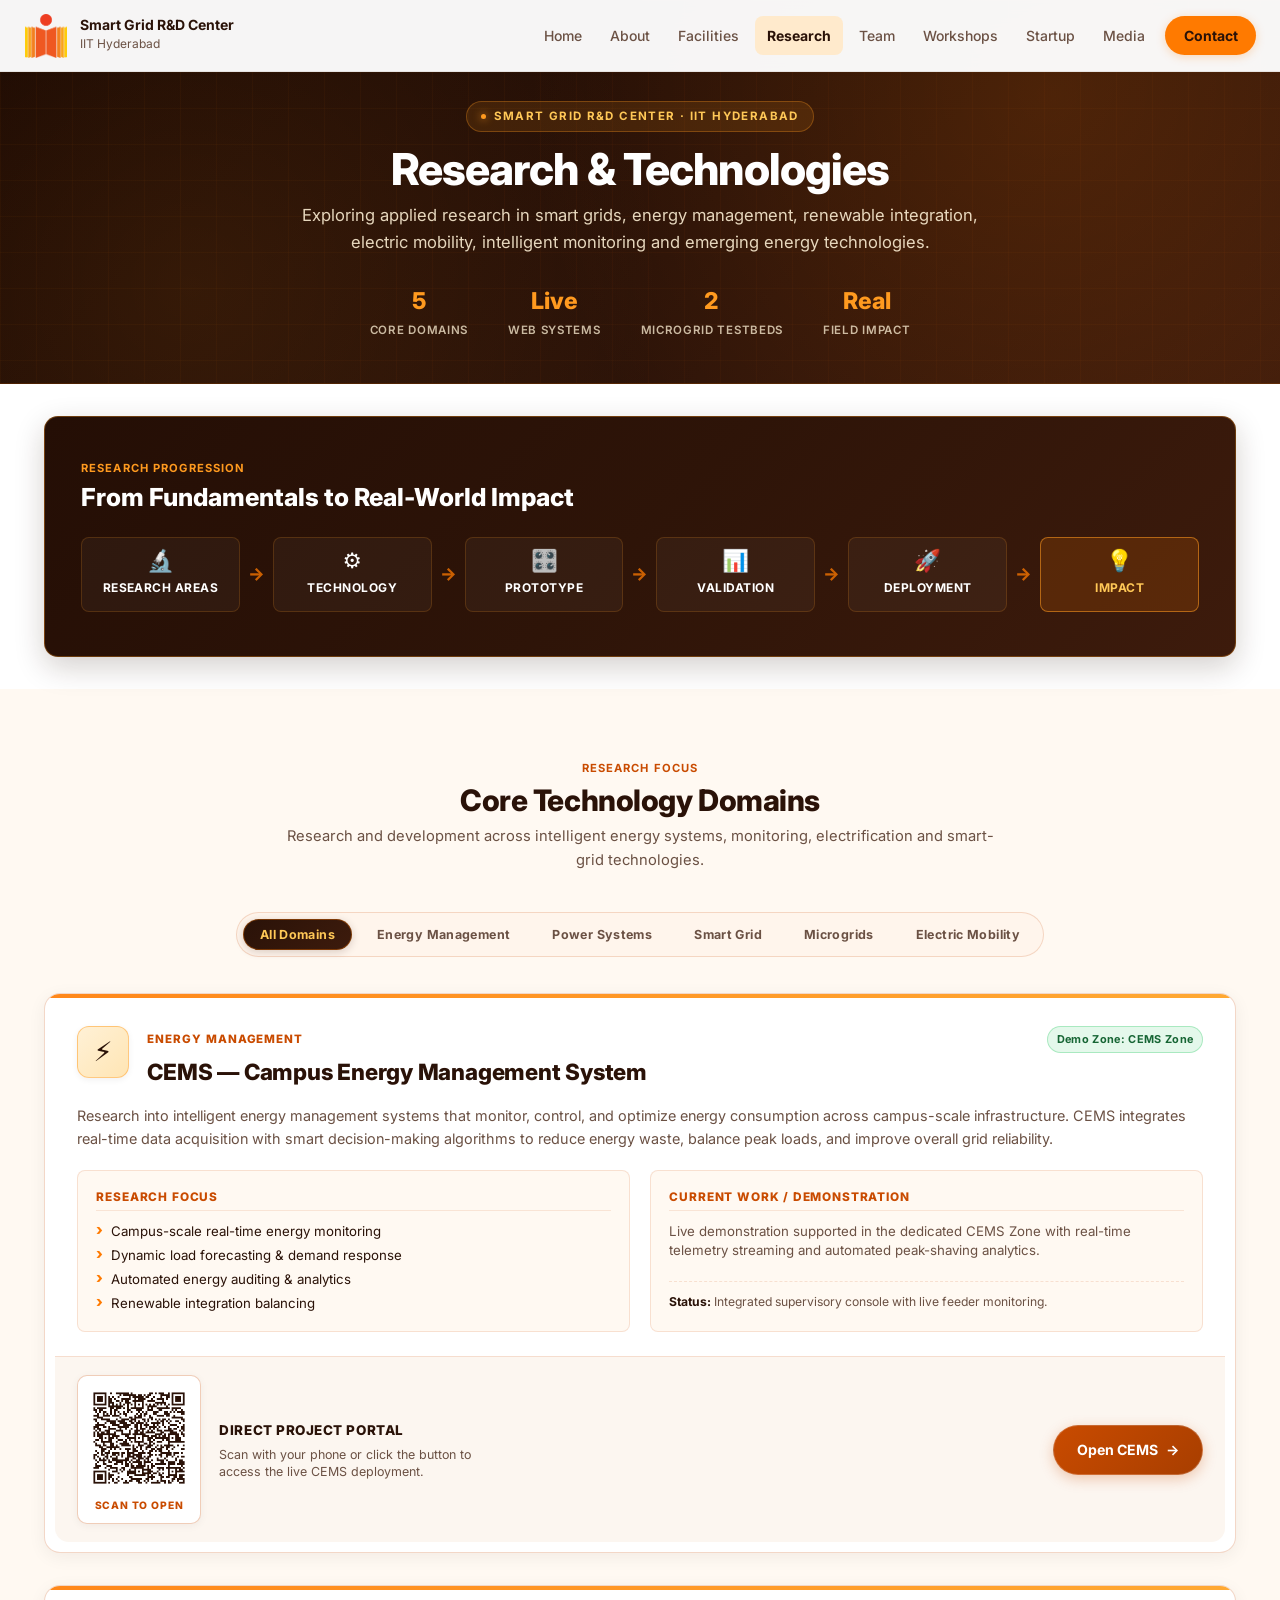
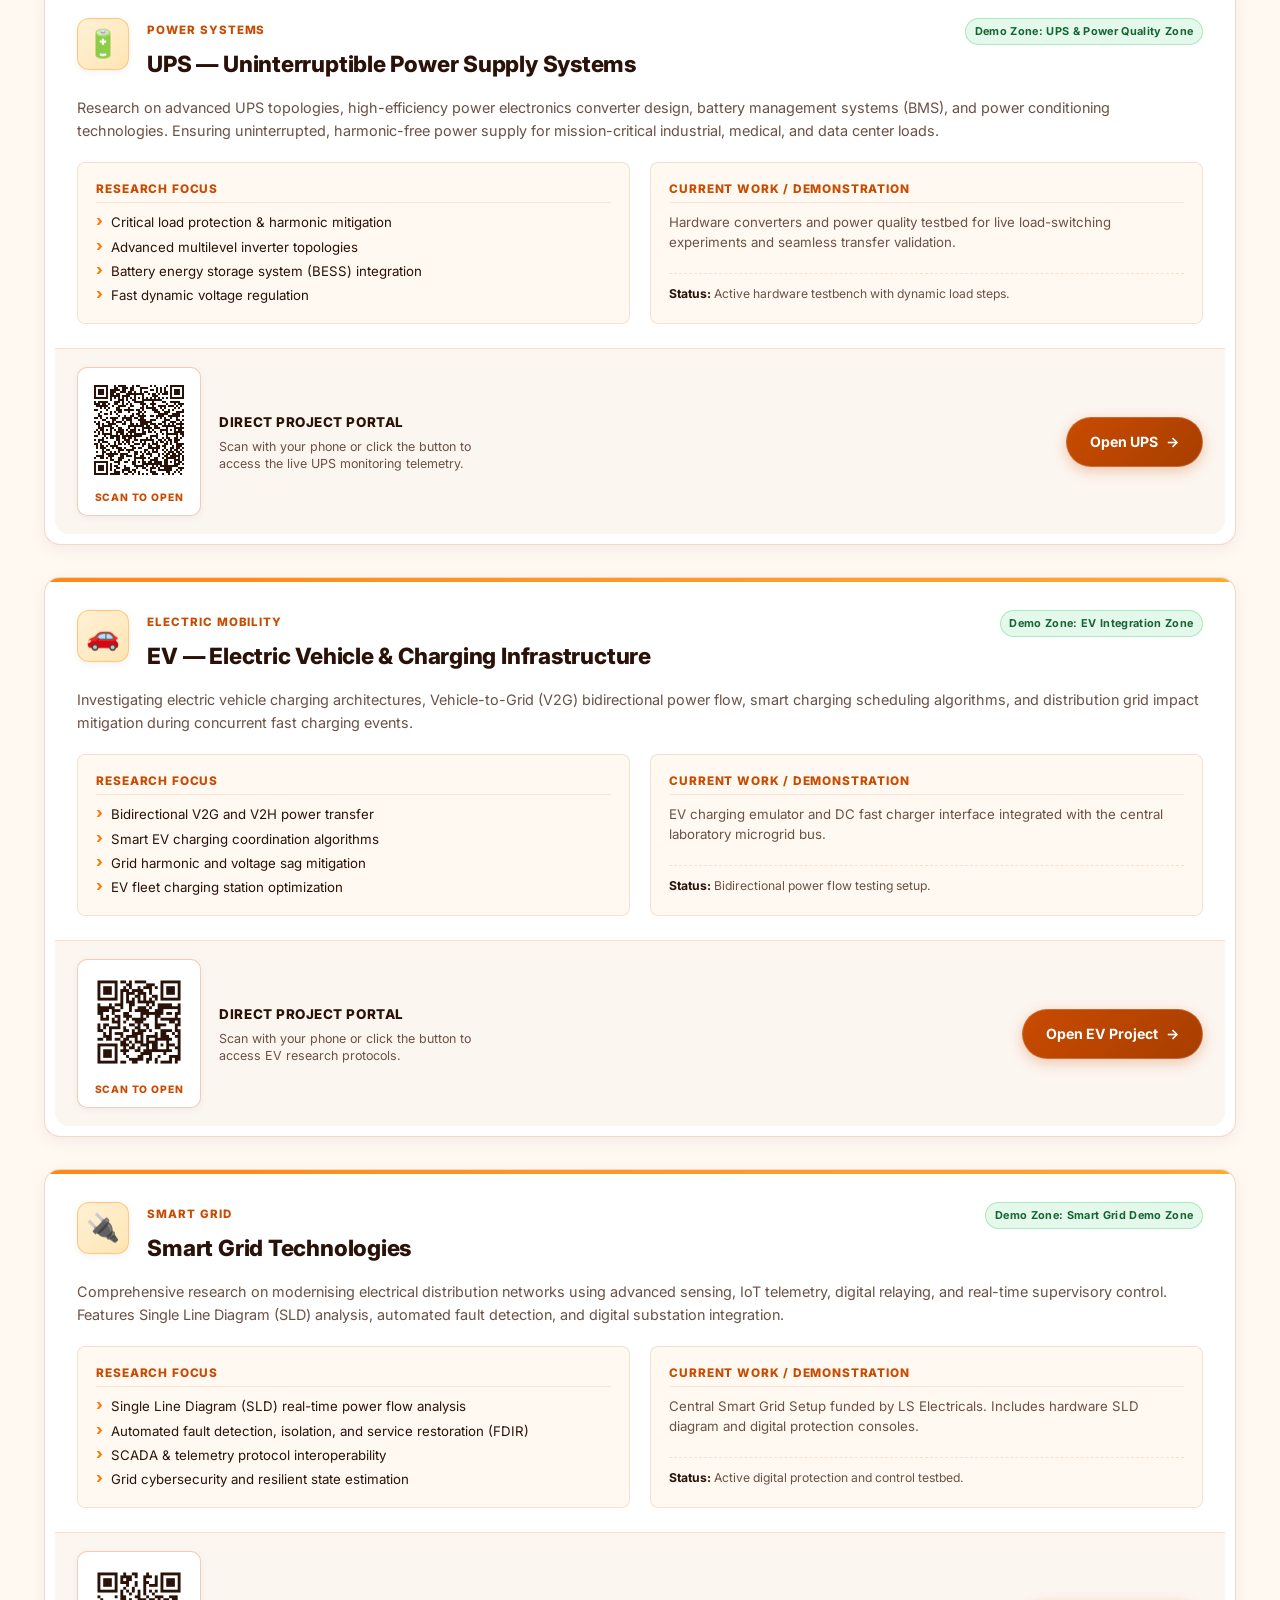
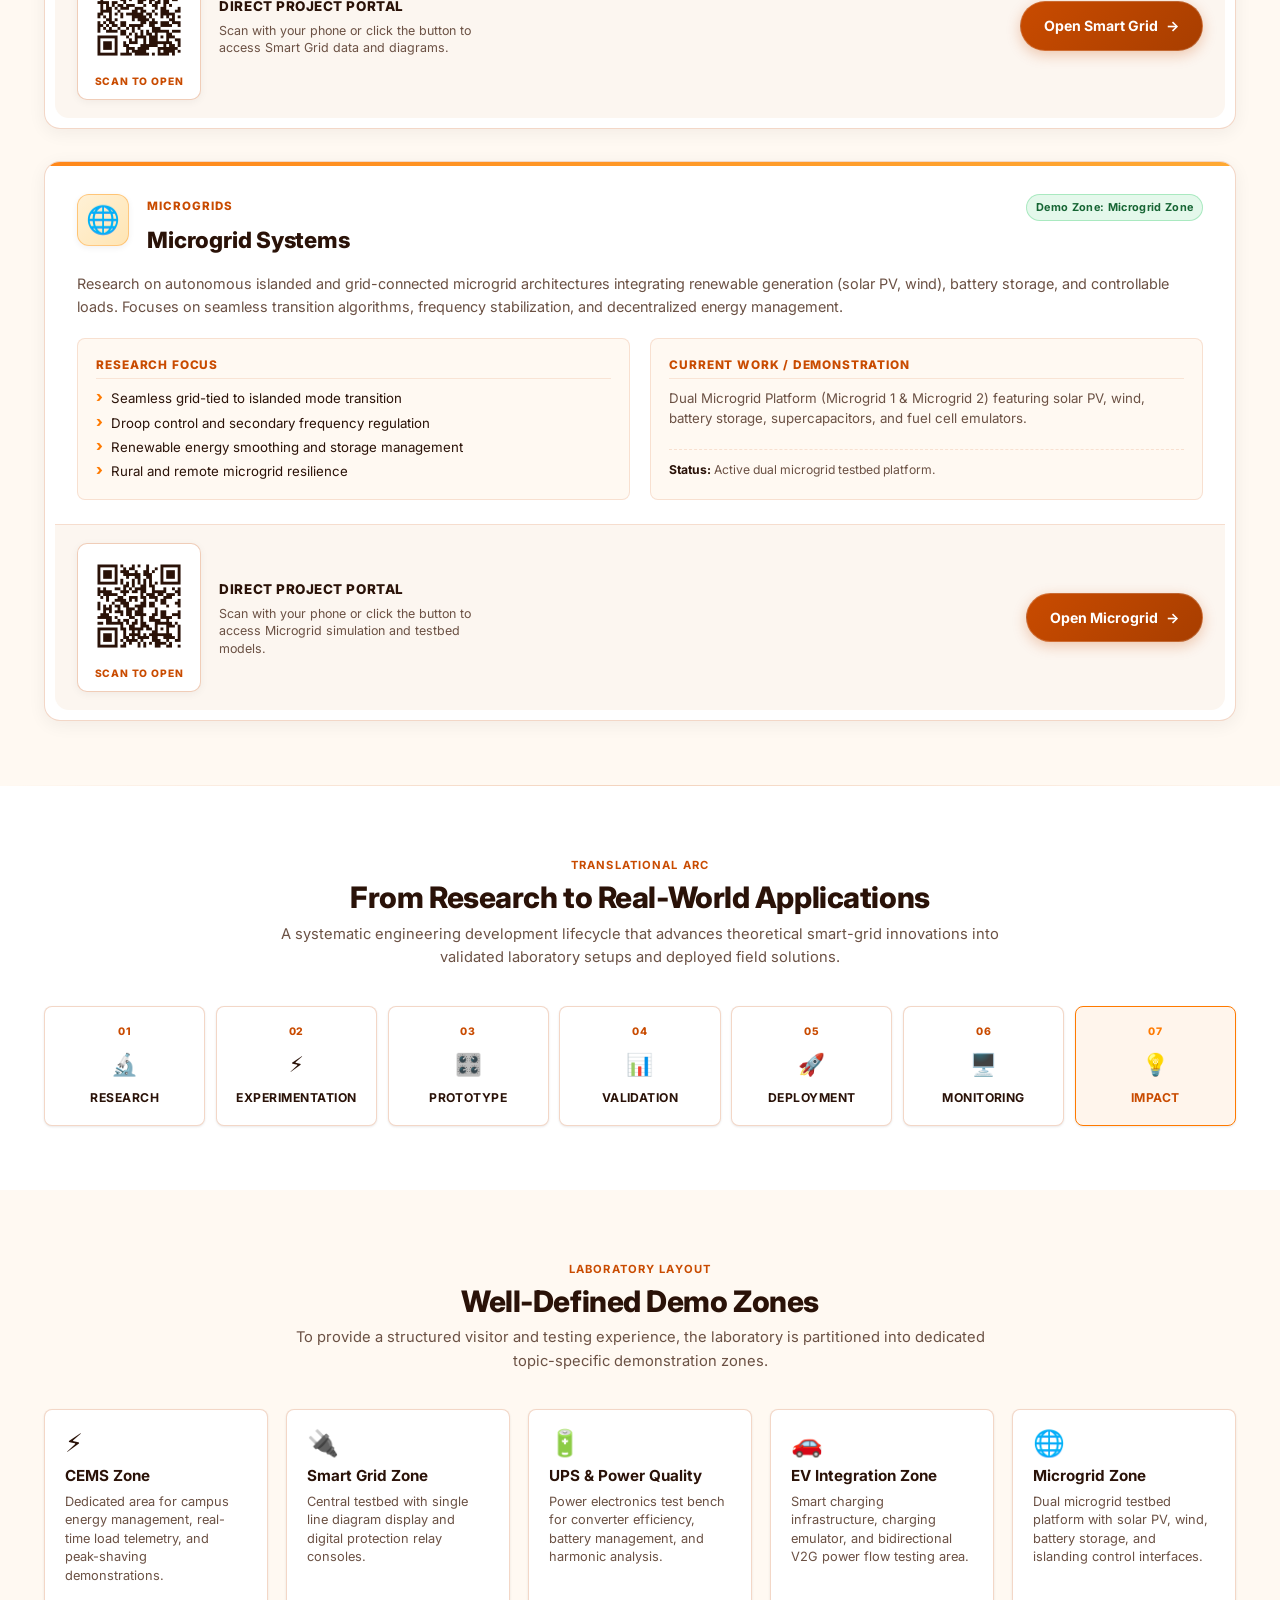
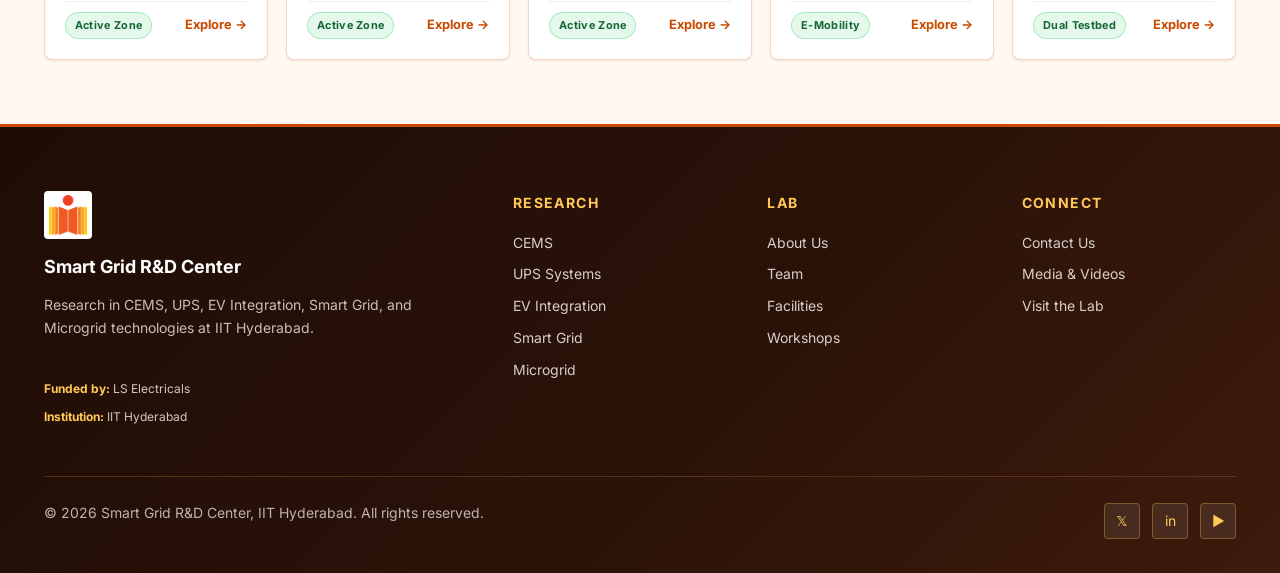
<file: research.html>
<!DOCTYPE html>
<html lang="en">
<head>
  <meta charset="UTF-8">
  <meta name="viewport" content="width=device-width, initial-scale=1.0">
  <title>Research &amp; Technologies — Smart Grid R&D Center | IIT Hyderabad</title>
  <meta name="description" content="Applied research and technology platforms at Smart Grid R&D Center, IIT Hyderabad: CEMS, UPS, EV Integration, Smart Grid, and Microgrid systems.">
  <link rel="preconnect" href="https://fonts.googleapis.com">
  <link rel="preconnect" href="https://fonts.gstatic.com" crossorigin>
  <link href="https://fonts.googleapis.com/css2?family=Inter:wght@400;500;600;700;800&display=swap" rel="stylesheet">
  <link rel="stylesheet" href="css/main.css?v=2.0">
  <link rel="stylesheet" href="css/components.css?v=2.0">
  <link rel="stylesheet" href="css/responsive.css?v=2.0">
  <style>

    /* ══════════════════════════════════════════════════════════
       RESEARCH PAGE — PREMIUM ACADEMIC REDESIGN SCOPED CSS
       ══════════════════════════════════════════════════════════ */

    /* ── Base ── */
    .page-research { background-color: var(--warm-white); }

    /* ── Hero ── */
    .res-hero {
      position: relative;
      background: linear-gradient(135deg, #180702 0%, #2A1208 55%, #3D1B0C 100%);
      color: #FFFFFF;
      padding: calc(var(--nav-height) + 1.75rem) 0 2.5rem;
      overflow: hidden;
      border-bottom: 1px solid rgba(255, 122, 0, 0.22);
    }
    .res-hero::before {
      content: '';
      position: absolute;
      inset: 0;
      background-image:
        radial-gradient(circle at 82% 25%, rgba(255, 122, 0, 0.14) 0%, transparent 48%),
        radial-gradient(circle at 15% 75%, rgba(255, 154, 31, 0.09) 0%, transparent 42%),
        linear-gradient(rgba(255, 122, 0, 0.035) 1px, transparent 1px),
        linear-gradient(90deg, rgba(255, 122, 0, 0.035) 1px, transparent 1px);
      background-size: 100% 100%, 100% 100%, 36px 36px, 36px 36px;
      pointer-events: none;
      z-index: 0;
    }
    .res-hero .container {
      position: relative;
      z-index: 1;
      text-align: center;
      max-width: 860px;
      margin: 0 auto;
      padding: 0 1.5rem;
    }
    .res-hero__eyebrow {
      display: inline-flex;
      align-items: center;
      gap: 0.45rem;
      font-size: 0.72rem;
      font-weight: 700;
      letter-spacing: 0.12em;
      text-transform: uppercase;
      color: #FFC857;
      background: rgba(255, 154, 31, 0.12);
      border: 1px solid rgba(255, 154, 31, 0.3);
      padding: 0.28rem 0.9rem;
      border-radius: 999px;
      margin-bottom: 0.75rem;
    }
    .res-hero__eyebrow-dot {
      width: 5px;
      height: 5px;
      background: #FF9A1F;
      border-radius: 50%;
      box-shadow: 0 0 8px #FF9A1F;
    }
    .res-hero__title {
      font-size: clamp(2rem, 3.8vw, 2.75rem);
      font-weight: 800;
      color: #FFFFFF;
      line-height: 1.15;
      margin-bottom: 0.5rem;
      letter-spacing: -0.02em;
    }
    .res-hero__subtitle {
      font-size: clamp(0.92rem, 1.6vw, 1.04rem);
      color: rgba(255, 241, 214, 0.88);
      line-height: 1.6;
      max-width: 720px;
      margin: 0 auto 1.5rem;
      font-weight: 400;
    }
    .res-hero__metrics {
      display: flex;
      justify-content: center;
      gap: 2.5rem;
      flex-wrap: wrap;
      padding-top: 0.5rem;
    }
    .res-hero__metric { text-align: center; }
    .res-hero__metric-num {
      font-size: 1.45rem;
      font-weight: 800;
      color: #FF9A1F;
      display: block;
      line-height: 1.2;
    }
    .res-hero__metric-label {
      font-size: 0.72rem;
      color: rgba(255, 241, 214, 0.75);
      text-transform: uppercase;
      letter-spacing: 0.06em;
      font-weight: 600;
    }

    /* ── Section Shell ── */
    .res-section { padding: clamp(2.5rem, 5vw, 4rem) 0; }
    .res-section--alt { background: var(--white); }
    .res-section--dark {
      background: linear-gradient(135deg, #1A0802 0%, #2A1208 100%);
      color: #FFFFFF;
    }

    .res-section-header {
      max-width: 760px;
      margin: 0 auto clamp(1.5rem, 3vw, 2.25rem);
      text-align: center;
      padding: 0 1rem;
    }
    .res-section-label {
      display: inline-block;
      font-size: 0.7rem;
      font-weight: 700;
      letter-spacing: 0.1em;
      text-transform: uppercase;
      color: var(--energy-burnt);
      margin-bottom: 0.25rem;
    }
    .res-section-label--light { color: #FF9A1F; }
    .res-section-title {
      font-size: clamp(1.45rem, 2.6vw, 1.85rem);
      font-weight: 800;
      color: var(--energy-dark);
      margin-bottom: 0.4rem;
      letter-spacing: -0.015em;
    }
    .res-section-title--light { color: #FFFFFF; }
    .res-section-desc {
      font-size: 0.92rem;
      color: var(--text-muted);
      line-height: 1.6;
      margin: 0;
    }
    .res-section-desc--light { color: rgba(255, 241, 214, 0.85); }

    /* ── RESEARCH JOURNEY / IMPACT STRIP ── */
    .res-journey-card {
      background: linear-gradient(135deg, #240E05 0%, #2E1408 50%, #3D1B0C 100%);
      color: #FFFFFF;
      padding: clamp(1.5rem, 3vw, 2.25rem);
      border: 1.5px solid rgba(255, 154, 31, 0.32);
      border-radius: var(--radius-lg);
      box-shadow: 0 10px 30px rgba(42, 18, 8, 0.2);
      position: relative;
      overflow: hidden;
    }
    .res-journey-header {
      margin-bottom: 1.5rem;
      text-align: left;
    }
    .res-journey-track {
      display: flex;
      align-items: center;
      justify-content: space-between;
      gap: 0.5rem;
      overflow-x: auto;
      -webkit-overflow-scrolling: touch;
      padding-bottom: 0.5rem;
      scrollbar-width: thin;
      scrollbar-color: rgba(255, 122, 0, 0.3) transparent;
    }
    .res-journey-step {
      display: flex;
      flex-direction: column;
      align-items: center;
      text-align: center;
      gap: 0.45rem;
      flex: 1;
      min-width: 105px;
      padding: 0.75rem 0.5rem;
      background: rgba(255, 255, 255, 0.04);
      border: 1px solid rgba(255, 154, 31, 0.18);
      border-radius: var(--radius-md);
      transition: transform 0.2s, background 0.2s;
    }
    .res-journey-step:hover {
      background: rgba(255, 154, 31, 0.1);
      transform: translateY(-2px);
    }
    .res-journey-step--active {
      background: rgba(255, 122, 0, 0.16);
      border-color: rgba(255, 154, 31, 0.55);
    }
    .res-journey-step__icon {
      font-size: 1.35rem;
      line-height: 1;
    }
    .res-journey-step__title {
      font-size: 0.75rem;
      font-weight: 700;
      color: #FFFFFF;
      letter-spacing: 0.04em;
      text-transform: uppercase;
    }
    .res-journey-step--active .res-journey-step__title {
      color: #FFC857;
    }
    .res-journey-arrow {
      color: var(--energy-orange);
      font-size: 1.1rem;
      font-weight: 800;
      flex-shrink: 0;
      opacity: 0.75;
    }

    /* ── FILTER BAR ── */
    .res-filter-wrapper {
      display: flex;
      justify-content: center;
      margin-bottom: 2rem;
      overflow-x: auto;
      -webkit-overflow-scrolling: touch;
      padding: 0.25rem 0.5rem;
      scrollbar-width: none;
    }
    .res-filter-wrapper::-webkit-scrollbar { display: none; }
    .res-filter-bar {
      display: inline-flex;
      align-items: center;
      gap: 0.5rem;
      background: #FFF5EC;
      border: 1px solid rgba(201, 75, 0, 0.18);
      padding: 0.35rem;
      border-radius: 999px;
      flex-wrap: nowrap;
    }
    .res-filter-btn {
      background: transparent;
      border: 1px solid transparent;
      color: var(--text-muted);
      font-size: 0.78rem;
      font-weight: 700;
      letter-spacing: 0.03em;
      padding: 0.45rem 1rem;
      border-radius: 999px;
      cursor: pointer;
      white-space: nowrap;
      transition: all 0.2s var(--ease-out);
    }
    .res-filter-btn:hover {
      color: var(--energy-burnt);
      background: rgba(255, 122, 0, 0.08);
    }
    .res-filter-btn.active {
      background: linear-gradient(135deg, #2A1208 0%, #3D1B0C 100%);
      color: #FFC857;
      border-color: rgba(255, 122, 0, 0.35);
      box-shadow: 0 2px 8px rgba(42, 18, 8, 0.18);
    }

    /* ── PROJECT CARDS GRID ── */
    .res-projects-grid {
      display: flex;
      flex-direction: column;
      gap: 2rem;
    }
    .res-card {
      background: var(--white);
      border: 1.5px solid var(--border-energy);
      border-radius: 16px;
      padding: clamp(1.4rem, 2.8vw, 2rem);
      box-shadow: 0 4px 18px rgba(42, 18, 8, 0.06);
      position: relative;
      overflow: hidden;
      transition: transform 0.28s var(--ease-out), box-shadow 0.28s var(--ease-out), border-color 0.25s ease;
    }
    .res-card::before {
      content: '';
      position: absolute;
      top: 0;
      left: 0;
      right: 0;
      height: 4px;
      background: linear-gradient(90deg, var(--energy-orange), var(--energy-amber));
      opacity: 0.9;
    }
    .res-card:hover {
      transform: translateY(-4px);
      box-shadow: 0 14px 38px rgba(80, 25, 0, 0.13);
      border-color: rgba(255, 122, 0, 0.48);
    }

    /* Card Header */
    .res-card__header {
      display: flex;
      align-items: flex-start;
      gap: 1.15rem;
      margin-bottom: 1.15rem;
    }
    .res-card__icon {
      width: 52px;
      height: 52px;
      background: linear-gradient(135deg, #FFF1D6 0%, #FFE5B4 100%);
      border: 1.5px solid rgba(255, 154, 31, 0.45);
      border-radius: 12px;
      display: flex;
      align-items: center;
      justify-content: center;
      font-size: 1.7rem;
      flex-shrink: 0;
      box-shadow: 0 2px 6px rgba(42, 18, 8, 0.06);
      transition: transform 0.3s ease;
    }
    .res-card:hover .res-card__icon {
      transform: scale(1.06);
    }
    .res-card__meta {
      flex: 1;
      min-width: 0;
    }
    .res-card__meta-top {
      display: flex;
      align-items: center;
      justify-content: space-between;
      flex-wrap: wrap;
      gap: 0.5rem;
      margin-bottom: 0.25rem;
    }
    .res-card__category {
      font-size: 0.72rem;
      font-weight: 800;
      color: var(--energy-burnt);
      letter-spacing: 0.08em;
      text-transform: uppercase;
    }
    .res-card__badge {
      font-size: 0.68rem;
      font-weight: 700;
      color: #166534;
      background: rgba(34, 197, 94, 0.12);
      border: 1px solid rgba(34, 197, 94, 0.3);
      padding: 0.2rem 0.55rem;
      border-radius: 999px;
      letter-spacing: 0.03em;
    }
    .res-card__title {
      font-size: clamp(1.2rem, 2.2vw, 1.4rem);
      font-weight: 800;
      color: var(--energy-dark);
      line-height: 1.3;
      margin: 0;
      letter-spacing: -0.01em;
    }

    /* Card Body */
    .res-card__desc {
      font-size: 0.9rem;
      color: var(--text-muted);
      line-height: 1.6;
      margin: 0 0 1.25rem;
    }

    /* 2-Column Info Box */
    .res-card__details {
      display: grid;
      grid-template-columns: repeat(2, 1fr);
      gap: 1.25rem;
      margin-bottom: 1.5rem;
    }
    @media(max-width: 767px){
      .res-card__details { grid-template-columns: 1fr; gap: 1rem; }
    }
    .res-info-box {
      background: #FFF9F2;
      border: 1px solid rgba(201, 75, 0, 0.14);
      border-radius: var(--radius-md);
      padding: 1.15rem;
      display: flex;
      flex-direction: column;
    }
    .res-info-box__title {
      font-size: 0.74rem;
      font-weight: 800;
      color: var(--energy-burnt);
      text-transform: uppercase;
      letter-spacing: 0.07em;
      margin: 0 0 0.65rem;
      padding-bottom: 0.35rem;
      border-bottom: 1px solid rgba(201, 75, 0, 0.12);
    }
    .res-bullet-list {
      list-style: none;
      padding: 0;
      margin: 0;
      display: flex;
      flex-direction: column;
      gap: 0.35rem;
    }
    .res-bullet-item {
      font-size: 0.83rem;
      color: var(--text-dark);
      display: flex;
      align-items: flex-start;
      gap: 0.45rem;
      line-height: 1.4;
    }
    .res-bullet-chevron {
      color: var(--energy-orange);
      font-weight: 800;
      font-size: 0.95rem;
      line-height: 1;
      flex-shrink: 0;
    }
    .res-status-box {
      margin-top: auto;
      padding-top: 0.65rem;
      font-size: 0.76rem;
      color: var(--text-muted);
      border-top: 1px dashed rgba(201, 75, 0, 0.14);
    }
    .res-status-box strong { color: var(--energy-dark); }

    /* ── COMPACT STATIC QR & ACTION BAR ── */
    .res-action-bar {
      display: flex;
      align-items: center;
      justify-content: space-between;
      gap: 1.25rem;
      background: #FCF6F0;
      margin: 0 -1.4rem -1.4rem;
      padding: 1.15rem 1.4rem;
      border-top: 1.5px solid rgba(201, 75, 0, 0.14);
      border-bottom-left-radius: 14px;
      border-bottom-right-radius: 14px;
    }
    @media(max-width: 680px){
      .res-action-bar {
        flex-direction: column;
        align-items: stretch;
        gap: 1rem;
        padding: 1rem;
        margin: 0 -1.15rem -1.15rem;
      }
    }

    /* QR Box */
    .res-qr-group {
      display: flex;
      align-items: center;
      gap: 1.15rem;
    }
    @media(max-width: 480px){
      .res-qr-group {
        flex-direction: column;
        text-align: center;
        align-items: center;
        gap: 0.65rem;
      }
    }
    .res-qr-card {
      background: #FFFFFF;
      border: 1px solid rgba(201, 75, 0, 0.28);
      border-radius: 10px;
      padding: 8px;
      box-shadow: 0 2px 8px rgba(42, 18, 8, 0.05);
      display: flex;
      flex-direction: column;
      align-items: center;
      gap: 4px;
      width: 124px;
      flex-shrink: 0;
      transition: transform 0.2s ease, box-shadow 0.2s ease, border-color 0.2s ease;
    }
    .res-qr-card:hover {
      transform: translateY(-2px);
      box-shadow: 0 4px 14px rgba(80, 25, 0, 0.14);
      border-color: var(--energy-orange);
    }
    .res-qr-img {
      width: 108px;
      height: 108px;
      object-fit: contain;
      display: block;
      border-radius: 4px;
      background: #FFFFFF;
    }
    @media(max-width: 480px){
      .res-qr-card { width: 116px; padding: 6px; }
      .res-qr-img { width: 102px; height: 102px; }
    }
    .res-qr-label {
      font-size: 0.64rem;
      font-weight: 800;
      color: var(--energy-burnt);
      letter-spacing: 0.08em;
      text-transform: uppercase;
      margin-top: 1px;
    }
    .res-qr-info {
      display: flex;
      flex-direction: column;
      gap: 0.25rem;
    }
    .res-qr-info__heading {
      font-size: 0.84rem;
      font-weight: 800;
      color: var(--energy-dark);
      letter-spacing: 0.04em;
      text-transform: uppercase;
    }
    .res-qr-info__text {
      font-size: 0.78rem;
      color: var(--text-muted);
      line-height: 1.4;
      max-width: 280px;
    }

    /* Open Project Button */
    .res-btn-open {
      display: inline-flex;
      align-items: center;
      justify-content: center;
      gap: 0.5rem;
      background: linear-gradient(135deg, var(--energy-burnt) 0%, #A83E00 100%);
      color: #FFFFFF;
      font-size: 0.88rem;
      font-weight: 700;
      padding: 0.75rem 1.45rem;
      border-radius: 999px;
      text-decoration: none;
      box-shadow: 0 4px 14px rgba(201, 75, 0, 0.28);
      border: 1px solid rgba(255, 255, 255, 0.2);
      transition: all 0.22s var(--ease-out);
      white-space: nowrap;
    }
    .res-btn-open:hover {
      background: linear-gradient(135deg, var(--energy-orange) 0%, var(--energy-burnt) 100%);
      color: #FFFFFF;
      transform: translateY(-2px);
      box-shadow: 0 6px 20px rgba(255, 122, 0, 0.35);
      gap: 0.75rem;
    }
    .res-btn-open__arrow {
      transition: transform 0.2s ease;
      display: inline-block;
    }
    .res-btn-open:hover .res-btn-open__arrow {
      transform: translateX(3px);
    }

    /* ── TRANSLATIONAL APPLICATIONS PIPELINE ── */
    .res-trans-grid {
      display: grid;
      grid-template-columns: repeat(7, 1fr);
      gap: 0.65rem;
    }
    @media(max-width: 1023px){
      .res-trans-grid { grid-template-columns: repeat(4, 1fr); }
    }
    @media(max-width: 639px){
      .res-trans-grid { grid-template-columns: repeat(2, 1fr); }
    }
    .res-trans-node {
      background: var(--white);
      border: 1.5px solid var(--border-energy);
      border-radius: var(--radius-md);
      padding: 1rem 0.65rem;
      text-align: center;
      display: flex;
      flex-direction: column;
      align-items: center;
      gap: 0.35rem;
      box-shadow: var(--shadow-sm);
      transition: transform 0.2s, box-shadow 0.2s;
    }
    .res-trans-node:hover {
      transform: translateY(-3px);
      box-shadow: var(--shadow-md);
      border-color: var(--energy-orange);
    }
    .res-trans-node__num {
      font-size: 0.65rem;
      font-weight: 800;
      color: var(--energy-burnt);
      letter-spacing: 0.08em;
    }
    .res-trans-node__title {
      font-size: 0.76rem;
      font-weight: 700;
      color: var(--energy-dark);
      text-transform: uppercase;
      letter-spacing: 0.04em;
    }

    /* ── DEMO ZONES SECTION ── */
    .res-demo-grid {
      display: grid;
      grid-template-columns: repeat(5, 1fr);
      gap: 1.15rem;
    }
    @media(max-width: 1180px){
      .res-demo-grid { grid-template-columns: repeat(3, 1fr); }
    }
    @media(max-width: 767px){
      .res-demo-grid { grid-template-columns: repeat(2, 1fr); }
    }
    @media(max-width: 479px){
      .res-demo-grid { grid-template-columns: 1fr; }
    }
    .res-demo-card {
      background: var(--white);
      border: 1px solid var(--border-energy);
      border-radius: var(--radius-md);
      padding: 1.25rem;
      box-shadow: var(--shadow-sm);
      display: flex;
      flex-direction: column;
      gap: 0.45rem;
      transition: transform 0.22s, box-shadow 0.22s, border-color 0.22s;
    }
    .res-demo-card:hover {
      transform: translateY(-3px);
      box-shadow: var(--shadow-md);
      border-color: rgba(255, 122, 0, 0.45);
    }
    .res-demo-card__icon {
      font-size: 1.6rem;
      line-height: 1;
      margin-bottom: 0.2rem;
    }
    .res-demo-card__title {
      font-size: 0.95rem;
      font-weight: 700;
      color: var(--energy-dark);
      margin: 0;
    }
    .res-demo-card__text {
      font-size: 0.8rem;
      color: var(--text-muted);
      line-height: 1.45;
      margin: 0 0 0.5rem;
    }
    .res-demo-card__footer {
      margin-top: auto;
      padding-top: 0.65rem;
      border-top: 1px solid rgba(201, 75, 0, 0.1);
      display: flex;
      align-items: center;
      justify-content: space-between;
    }
    .res-demo-card__link {
      font-size: 0.8rem;
      font-weight: 700;
      color: var(--energy-burnt);
      text-decoration: none;
      display: inline-flex;
      align-items: center;
      gap: 0.25rem;
      transition: color 0.2s;
    }
    .res-demo-card__link:hover { color: var(--energy-orange); }

    /* Divider */
    .res-divider {
      height: 1.5px;
      background: linear-gradient(to right, transparent, rgba(201, 75, 0, 0.22), transparent);
      margin: 0;
    }

  </style>
</head>

<body class="page-research">

    <nav class="navbar" role="navigation" aria-label="Main navigation">
    <div class="navbar__inner">
      <a href="index.html" class="navbar__brand" aria-label="Smart Grid R&amp;D Center Home">
        <div class="navbar__logo">
          <img src="assets/images/logos/iith-logo.png" alt="IIT Hyderabad Logo" class="navbar__logo-img">
        </div>
        <div class="navbar__brand-text">
          <span class="navbar__brand-name">Smart Grid R&amp;D Center</span>
          <span class="navbar__brand-sub">IIT Hyderabad</span>
        </div>
      </a>

      <div class="navbar__nav" role="list">
        <a href="index.html" class="navbar__link" role="listitem">Home</a>
        <a href="about.html" class="navbar__link" role="listitem">About</a>
        <a href="facilities.html" class="navbar__link" role="listitem">Facilities</a>
        <a href="research.html" class="navbar__link active" role="listitem">Research</a>
        <a href="team.html" class="navbar__link" role="listitem">Team</a>
        <a href="events.html" class="navbar__link" role="listitem">Workshops</a>
        <a href="startup.html" class="navbar__link" role="listitem">Startup</a>
        <a href="media.html" class="navbar__link" role="listitem">Media</a>
        <a href="contact.html" class="navbar__link navbar__link--cta" role="listitem">Contact</a>
      </div>

      <button class="navbar__toggle" aria-label="Toggle mobile menu" aria-expanded="false">
        <span></span><span></span><span></span>
      </button>
    </div>

    <div class="navbar__mobile" aria-label="Mobile navigation">
      <a href="index.html" class="navbar__link">Home</a>
      <a href="about.html" class="navbar__link">About</a>
      <a href="facilities.html" class="navbar__link">Facilities</a>
      <a href="research.html" class="navbar__link active">Research</a>
      <a href="team.html" class="navbar__link">Team</a>
      <a href="events.html" class="navbar__link">Workshops</a>
      <a href="startup.html" class="navbar__link">Startup</a>
      <a href="media.html" class="navbar__link">Media</a>
      <a href="contact.html" class="navbar__link navbar__link--cta">Contact</a>
    </div>
  </nav>

  <main style="margin-top: 0;">


    <!-- ══ HERO ══════════════════════════════════════════════════ -->
    <header class="res-hero" aria-label="Research Introduction">
      <div class="container">
        <div class="res-hero__eyebrow">
          <span class="res-hero__eyebrow-dot"></span>
          SMART GRID R&amp;D CENTER &middot; IIT HYDERABAD
        </div>
        <h1 class="res-hero__title">Research &amp; Technologies</h1>
        <p class="res-hero__subtitle">
          Exploring applied research in smart grids, energy management, renewable integration,
          electric mobility, intelligent monitoring and emerging energy technologies.
        </p>
        <div class="res-hero__metrics">
          <div class="res-hero__metric"><span class="res-hero__metric-num">5</span><span class="res-hero__metric-label">Core Domains</span></div>
          <div class="res-hero__metric"><span class="res-hero__metric-num">Live</span><span class="res-hero__metric-label">Web Systems</span></div>
          <div class="res-hero__metric"><span class="res-hero__metric-num">2</span><span class="res-hero__metric-label">Microgrid Testbeds</span></div>
          <div class="res-hero__metric"><span class="res-hero__metric-num">Real</span><span class="res-hero__metric-label">Field Impact</span></div>
        </div>
      </div>
    </header>


    <!-- ══ RESEARCH JOURNEY STRIP ════════════════════════════════ -->
    <section class="res-section res-section--alt" style="padding: 2rem 0;" aria-label="Research Pipeline">
      <div class="container">
        <div class="res-journey-card">
          <div class="res-journey-header">
            <span class="res-section-label res-section-label--light">Research Progression</span>
            <h2 style="font-size: clamp(1.25rem, 2.2vw, 1.55rem); font-weight: 800; color: #FFFFFF; margin: 0;">
              From Fundamentals to Real-World Impact
            </h2>
          </div>
          <div class="res-journey-track" role="list">
            <div class="res-journey-step" role="listitem">
              <div class="res-journey-step__icon">🔬</div>
              <div class="res-journey-step__title">Research Areas</div>
            </div>
            <div class="res-journey-arrow" aria-hidden="true">&rarr;</div>
            <div class="res-journey-step" role="listitem">
              <div class="res-journey-step__icon">⚙️</div>
              <div class="res-journey-step__title">Technology</div>
            </div>
            <div class="res-journey-arrow" aria-hidden="true">&rarr;</div>
            <div class="res-journey-step" role="listitem">
              <div class="res-journey-step__icon">🎛️</div>
              <div class="res-journey-step__title">Prototype</div>
            </div>
            <div class="res-journey-arrow" aria-hidden="true">&rarr;</div>
            <div class="res-journey-step" role="listitem">
              <div class="res-journey-step__icon">📊</div>
              <div class="res-journey-step__title">Validation</div>
            </div>
            <div class="res-journey-arrow" aria-hidden="true">&rarr;</div>
            <div class="res-journey-step" role="listitem">
              <div class="res-journey-step__icon">🚀</div>
              <div class="res-journey-step__title">Deployment</div>
            </div>
            <div class="res-journey-arrow" aria-hidden="true">&rarr;</div>
            <div class="res-journey-step res-journey-step--active" role="listitem">
              <div class="res-journey-step__icon">💡</div>
              <div class="res-journey-step__title">Impact</div>
            </div>
          </div>
        </div>
      </div>
    </section>


    <!-- ══ CORE TECHNOLOGY DOMAINS ══════════════════════════════ -->
    <section class="res-section" id="core-domains" aria-label="Core Technology Domains">
      <div class="container">
        <div class="res-section-header">
          <span class="res-section-label">Research Focus</span>
          <h2 class="res-section-title">Core Technology Domains</h2>
          <p class="res-section-desc">
            Research and development across intelligent energy systems, monitoring, electrification and smart-grid technologies.
          </p>
        </div>

        <!-- Category Filters -->
        <div class="res-filter-wrapper">
          <div class="res-filter-bar" role="tablist" aria-label="Filter research by domain">
            <button class="res-filter-btn active" data-filter="all" role="tab" aria-selected="true">All Domains</button>
            <button class="res-filter-btn" data-filter="energy-management" role="tab" aria-selected="false">Energy Management</button>
            <button class="res-filter-btn" data-filter="power-systems" role="tab" aria-selected="false">Power Systems</button>
            <button class="res-filter-btn" data-filter="smart-grid" role="tab" aria-selected="false">Smart Grid</button>
            <button class="res-filter-btn" data-filter="microgrids" role="tab" aria-selected="false">Microgrids</button>
            <button class="res-filter-btn" data-filter="electric-mobility" role="tab" aria-selected="false">Electric Mobility</button>
          </div>
        </div>

        <!-- Project Cards Container -->
        <div class="res-projects-grid" id="res-cards-container">

          <!-- 1. CEMS CARD -->
          <article class="res-card" id="cems" data-category="energy-management" aria-labelledby="title-cems">
            <div class="res-card__header">
              <div class="res-card__icon" aria-hidden="true">⚡</div>
              <div class="res-card__meta">
                <div class="res-card__meta-top">
                  <span class="res-card__category">ENERGY MANAGEMENT</span>
                  <span class="res-card__badge">Demo Zone: CEMS Zone</span>
                </div>
                <h3 class="res-card__title" id="title-cems">CEMS — Campus Energy Management System</h3>
              </div>
            </div>

            <p class="res-card__desc">
              Research into intelligent energy management systems that monitor, control, and optimize energy consumption across campus-scale infrastructure. CEMS integrates real-time data acquisition with smart decision-making algorithms to reduce energy waste, balance peak loads, and improve overall grid reliability.
            </p>

            <div class="res-card__details">
              <div class="res-info-box">
                <h4 class="res-info-box__title">Research Focus</h4>
                <ul class="res-bullet-list">
                  <li class="res-bullet-item"><span class="res-bullet-chevron">&rsaquo;</span> Campus-scale real-time energy monitoring</li>
                  <li class="res-bullet-item"><span class="res-bullet-chevron">&rsaquo;</span> Dynamic load forecasting &amp; demand response</li>
                  <li class="res-bullet-item"><span class="res-bullet-chevron">&rsaquo;</span> Automated energy auditing &amp; analytics</li>
                  <li class="res-bullet-item"><span class="res-bullet-chevron">&rsaquo;</span> Renewable integration balancing</li>
                </ul>
              </div>

              <div class="res-info-box">
                <h4 class="res-info-box__title">Current Work / Demonstration</h4>
                <p style="font-size: 0.83rem; color: var(--text-muted); line-height: 1.45; margin: 0 0 0.5rem;">
                  Live demonstration supported in the dedicated CEMS Zone with real-time telemetry streaming and automated peak-shaving analytics.
                </p>
                <div class="res-status-box">
                  <strong>Status:</strong> Integrated supervisory console with live feeder monitoring.
                </div>
              </div>
            </div>

            <div class="res-action-bar">
              <div class="res-qr-group">
                <div class="res-qr-card">
                  <img src="assets/images/research/qr/cems-qr.png"
                       alt="Scan QR code to open CEMS project portal"
                       class="res-qr-img"
                       width="108"
                       height="108"
                       loading="lazy">
                  <span class="res-qr-label">SCAN TO OPEN</span>
                </div>
                <div class="res-qr-info">
                  <span class="res-qr-info__heading">DIRECT PROJECT PORTAL</span>
                  <span class="res-qr-info__text">Scan with your phone or click the button to access the live CEMS deployment.</span>
                </div>
              </div>

              <a href="https://script.google.com/a/macros/bvrit.ac.in/s/AKfycbwtvywmOVEmUmt_KmbZaSXvZNxsMh5ci2DDdfCG1TCch1gr3E3QqI5xYCxbnaI5N0F6/exec"
                 target="_blank"
                 rel="noopener noreferrer"
                 class="res-btn-open"
                 id="btn-cems"
                 aria-label="Open CEMS Campus Energy Management System portal in a new tab">
                Open CEMS <span class="res-btn-open__arrow">&rarr;</span>
              </a>
            </div>
          </article>

          <!-- 2. UPS CARD -->
          <article class="res-card" id="ups" data-category="power-systems" aria-labelledby="title-ups">
            <div class="res-card__header">
              <div class="res-card__icon" aria-hidden="true">🔋</div>
              <div class="res-card__meta">
                <div class="res-card__meta-top">
                  <span class="res-card__category">POWER SYSTEMS</span>
                  <span class="res-card__badge">Demo Zone: UPS &amp; Power Quality Zone</span>
                </div>
                <h3 class="res-card__title" id="title-ups">UPS — Uninterruptible Power Supply Systems</h3>
              </div>
            </div>

            <p class="res-card__desc">
              Research on advanced UPS topologies, high-efficiency power electronics converter design, battery management systems (BMS), and power conditioning technologies. Ensuring uninterrupted, harmonic-free power supply for mission-critical industrial, medical, and data center loads.
            </p>

            <div class="res-card__details">
              <div class="res-info-box">
                <h4 class="res-info-box__title">Research Focus</h4>
                <ul class="res-bullet-list">
                  <li class="res-bullet-item"><span class="res-bullet-chevron">&rsaquo;</span> Critical load protection &amp; harmonic mitigation</li>
                  <li class="res-bullet-item"><span class="res-bullet-chevron">&rsaquo;</span> Advanced multilevel inverter topologies</li>
                  <li class="res-bullet-item"><span class="res-bullet-chevron">&rsaquo;</span> Battery energy storage system (BESS) integration</li>
                  <li class="res-bullet-item"><span class="res-bullet-chevron">&rsaquo;</span> Fast dynamic voltage regulation</li>
                </ul>
              </div>

              <div class="res-info-box">
                <h4 class="res-info-box__title">Current Work / Demonstration</h4>
                <p style="font-size: 0.83rem; color: var(--text-muted); line-height: 1.45; margin: 0 0 0.5rem;">
                  Hardware converters and power quality testbed for live load-switching experiments and seamless transfer validation.
                </p>
                <div class="res-status-box">
                  <strong>Status:</strong> Active hardware testbench with dynamic load steps.
                </div>
              </div>
            </div>

            <div class="res-action-bar">
              <div class="res-qr-group">
                <div class="res-qr-card">
                  <img src="assets/images/research/qr/ups-qr.png"
                       alt="Scan QR code to open UPS monitoring portal"
                       class="res-qr-img"
                       width="108"
                       height="108"
                       loading="lazy">
                  <span class="res-qr-label">SCAN TO OPEN</span>
                </div>
                <div class="res-qr-info">
                  <span class="res-qr-info__heading">DIRECT PROJECT PORTAL</span>
                  <span class="res-qr-info__text">Scan with your phone or click the button to access the live UPS monitoring telemetry.</span>
                </div>
              </div>

              <a href="https://script.google.com/macros/s/AKfycbwMkNT8K24xMB-YTlmEhZgeusYnoZo8wzuH7rghkw4shE5gEBPPvr6dJ94xPZ3gMcfU/exec"
                 target="_blank"
                 rel="noopener noreferrer"
                 class="res-btn-open"
                 id="btn-ups"
                 aria-label="Open UPS Uninterruptible Power Supply Systems portal in a new tab">
                Open UPS <span class="res-btn-open__arrow">&rarr;</span>
              </a>
            </div>
          </article>

          <!-- 3. EV CARD -->
          <article class="res-card" id="ev" data-category="electric-mobility" aria-labelledby="title-ev">
            <div class="res-card__header">
              <div class="res-card__icon" aria-hidden="true">🚗</div>
              <div class="res-card__meta">
                <div class="res-card__meta-top">
                  <span class="res-card__category">ELECTRIC MOBILITY</span>
                  <span class="res-card__badge">Demo Zone: EV Integration Zone</span>
                </div>
                <h3 class="res-card__title" id="title-ev">EV — Electric Vehicle &amp; Charging Infrastructure</h3>
              </div>
            </div>

            <p class="res-card__desc">
              Investigating electric vehicle charging architectures, Vehicle-to-Grid (V2G) bidirectional power flow, smart charging scheduling algorithms, and distribution grid impact mitigation during concurrent fast charging events.
            </p>

            <div class="res-card__details">
              <div class="res-info-box">
                <h4 class="res-info-box__title">Research Focus</h4>
                <ul class="res-bullet-list">
                  <li class="res-bullet-item"><span class="res-bullet-chevron">&rsaquo;</span> Bidirectional V2G and V2H power transfer</li>
                  <li class="res-bullet-item"><span class="res-bullet-chevron">&rsaquo;</span> Smart EV charging coordination algorithms</li>
                  <li class="res-bullet-item"><span class="res-bullet-chevron">&rsaquo;</span> Grid harmonic and voltage sag mitigation</li>
                  <li class="res-bullet-item"><span class="res-bullet-chevron">&rsaquo;</span> EV fleet charging station optimization</li>
                </ul>
              </div>

              <div class="res-info-box">
                <h4 class="res-info-box__title">Current Work / Demonstration</h4>
                <p style="font-size: 0.83rem; color: var(--text-muted); line-height: 1.45; margin: 0 0 0.5rem;">
                  EV charging emulator and DC fast charger interface integrated with the central laboratory microgrid bus.
                </p>
                <div class="res-status-box">
                  <strong>Status:</strong> Bidirectional power flow testing setup.
                </div>
              </div>
            </div>

            <div class="res-action-bar">
              <div class="res-qr-group">
                <div class="res-qr-card">
                  <img src="assets/images/research/qr/ev-qr.png"
                       alt="Scan QR code to open EV charging research portal"
                       class="res-qr-img"
                       width="108"
                       height="108"
                       loading="lazy">
                  <span class="res-qr-label">SCAN TO OPEN</span>
                </div>
                <div class="res-qr-info">
                  <span class="res-qr-info__heading">DIRECT PROJECT PORTAL</span>
                  <span class="res-qr-info__text">Scan with your phone or click the button to access EV research protocols.</span>
                </div>
              </div>

              <!-- TODO: Replace placeholder URL and QR code when real project URL is available. -->
              <a href="https://example.com/research/ev-charging"
                 target="_blank"
                 rel="noopener noreferrer"
                 class="res-btn-open"
                 id="btn-ev"
                 aria-label="Open EV Electric Vehicle and Charging Infrastructure portal in a new tab">
                Open EV Project <span class="res-btn-open__arrow">&rarr;</span>
              </a>
            </div>
          </article>

          <!-- 4. SMART GRID CARD -->
          <article class="res-card" id="smart-grid" data-category="smart-grid" aria-labelledby="title-smart-grid">
            <div class="res-card__header">
              <div class="res-card__icon" aria-hidden="true">🔌</div>
              <div class="res-card__meta">
                <div class="res-card__meta-top">
                  <span class="res-card__category">SMART GRID</span>
                  <span class="res-card__badge">Demo Zone: Smart Grid Demo Zone</span>
                </div>
                <h3 class="res-card__title" id="title-smart-grid">Smart Grid Technologies</h3>
              </div>
            </div>

            <p class="res-card__desc">
              Comprehensive research on modernising electrical distribution networks using advanced sensing, IoT telemetry, digital relaying, and real-time supervisory control. Features Single Line Diagram (SLD) analysis, automated fault detection, and digital substation integration.
            </p>

            <div class="res-card__details">
              <div class="res-info-box">
                <h4 class="res-info-box__title">Research Focus</h4>
                <ul class="res-bullet-list">
                  <li class="res-bullet-item"><span class="res-bullet-chevron">&rsaquo;</span> Single Line Diagram (SLD) real-time power flow analysis</li>
                  <li class="res-bullet-item"><span class="res-bullet-chevron">&rsaquo;</span> Automated fault detection, isolation, and service restoration (FDIR)</li>
                  <li class="res-bullet-item"><span class="res-bullet-chevron">&rsaquo;</span> SCADA &amp; telemetry protocol interoperability</li>
                  <li class="res-bullet-item"><span class="res-bullet-chevron">&rsaquo;</span> Grid cybersecurity and resilient state estimation</li>
                </ul>
              </div>

              <div class="res-info-box">
                <h4 class="res-info-box__title">Current Work / Demonstration</h4>
                <p style="font-size: 0.83rem; color: var(--text-muted); line-height: 1.45; margin: 0 0 0.5rem;">
                  Central Smart Grid Setup funded by LS Electricals. Includes hardware SLD diagram and digital protection consoles.
                </p>
                <div class="res-status-box">
                  <strong>Status:</strong> Active digital protection and control testbed.
                </div>
              </div>
            </div>

            <div class="res-action-bar">
              <div class="res-qr-group">
                <div class="res-qr-card">
                  <img src="assets/images/research/qr/smart-grid-qr.png"
                       alt="Scan QR code to open Smart Grid technologies portal"
                       class="res-qr-img"
                       width="108"
                       height="108"
                       loading="lazy">
                  <span class="res-qr-label">SCAN TO OPEN</span>
                </div>
                <div class="res-qr-info">
                  <span class="res-qr-info__heading">DIRECT PROJECT PORTAL</span>
                  <span class="res-qr-info__text">Scan with your phone or click the button to access Smart Grid data and diagrams.</span>
                </div>
              </div>

              <!-- TODO: Replace placeholder URL and QR code when real project URL is available. -->
              <a href="https://example.com/research/smart-grid"
                 target="_blank"
                 rel="noopener noreferrer"
                 class="res-btn-open"
                 id="btn-smart-grid"
                 aria-label="Open Smart Grid Technologies project in a new tab">
                Open Smart Grid <span class="res-btn-open__arrow">&rarr;</span>
              </a>
            </div>
          </article>

          <!-- 5. MICROGRID CARD -->
          <article class="res-card" id="microgrid" data-category="microgrids" aria-labelledby="title-microgrid">
            <div class="res-card__header">
              <div class="res-card__icon" aria-hidden="true">🌐</div>
              <div class="res-card__meta">
                <div class="res-card__meta-top">
                  <span class="res-card__category">MICROGRIDS</span>
                  <span class="res-card__badge">Demo Zone: Microgrid Zone</span>
                </div>
                <h3 class="res-card__title" id="title-microgrid">Microgrid Systems</h3>
              </div>
            </div>

            <p class="res-card__desc">
              Research on autonomous islanded and grid-connected microgrid architectures integrating renewable generation (solar PV, wind), battery storage, and controllable loads. Focuses on seamless transition algorithms, frequency stabilization, and decentralized energy management.
            </p>

            <div class="res-card__details">
              <div class="res-info-box">
                <h4 class="res-info-box__title">Research Focus</h4>
                <ul class="res-bullet-list">
                  <li class="res-bullet-item"><span class="res-bullet-chevron">&rsaquo;</span> Seamless grid-tied to islanded mode transition</li>
                  <li class="res-bullet-item"><span class="res-bullet-chevron">&rsaquo;</span> Droop control and secondary frequency regulation</li>
                  <li class="res-bullet-item"><span class="res-bullet-chevron">&rsaquo;</span> Renewable energy smoothing and storage management</li>
                  <li class="res-bullet-item"><span class="res-bullet-chevron">&rsaquo;</span> Rural and remote microgrid resilience</li>
                </ul>
              </div>

              <div class="res-info-box">
                <h4 class="res-info-box__title">Current Work / Demonstration</h4>
                <p style="font-size: 0.83rem; color: var(--text-muted); line-height: 1.45; margin: 0 0 0.5rem;">
                  Dual Microgrid Platform (Microgrid 1 &amp; Microgrid 2) featuring solar PV, wind, battery storage, supercapacitors, and fuel cell emulators.
                </p>
                <div class="res-status-box">
                  <strong>Status:</strong> Active dual microgrid testbed platform.
                </div>
              </div>
            </div>

            <div class="res-action-bar">
              <div class="res-qr-group">
                <div class="res-qr-card">
                  <img src="assets/images/research/qr/microgrid-qr.png"
                       alt="Scan QR code to open Microgrid systems portal"
                       class="res-qr-img"
                       width="108"
                       height="108"
                       loading="lazy">
                  <span class="res-qr-label">SCAN TO OPEN</span>
                </div>
                <div class="res-qr-info">
                  <span class="res-qr-info__heading">DIRECT PROJECT PORTAL</span>
                  <span class="res-qr-info__text">Scan with your phone or click the button to access Microgrid simulation and testbed models.</span>
                </div>
              </div>

              <!-- TODO: Replace placeholder URL and QR code when real project URL is available. -->
              <a href="https://example.com/research/microgrid"
                 target="_blank"
                 rel="noopener noreferrer"
                 class="res-btn-open"
                 id="btn-microgrid"
                 aria-label="Open Microgrid Systems project in a new tab">
                Open Microgrid <span class="res-btn-open__arrow">&rarr;</span>
              </a>
            </div>
          </article>

        </div>
      </div>
    </section>


    <div class="res-divider"></div>

    <!-- ══ RESEARCH TO REAL-WORLD APPLICATIONS PIPELINE ═════════ -->
    <section class="res-section res-section--alt" aria-label="Research to Applications Pipeline">
      <div class="container">
        <div class="res-section-header">
          <span class="res-section-label">Translational Arc</span>
          <h2 class="res-section-title">From Research to Real-World Applications</h2>
          <p class="res-section-desc">
            A systematic engineering development lifecycle that advances theoretical smart-grid innovations into validated laboratory setups and deployed field solutions.
          </p>
        </div>

        <div class="res-trans-grid">
          <div class="res-trans-node">
            <span class="res-trans-node__num">01</span>
            <div style="font-size: 1.35rem;">🔬</div>
            <span class="res-trans-node__title">Research</span>
          </div>
          <div class="res-trans-node">
            <span class="res-trans-node__num">02</span>
            <div style="font-size: 1.35rem;">⚡</div>
            <span class="res-trans-node__title">Experimentation</span>
          </div>
          <div class="res-trans-node">
            <span class="res-trans-node__num">03</span>
            <div style="font-size: 1.35rem;">🎛️</div>
            <span class="res-trans-node__title">Prototype</span>
          </div>
          <div class="res-trans-node">
            <span class="res-trans-node__num">04</span>
            <div style="font-size: 1.35rem;">📊</div>
            <span class="res-trans-node__title">Validation</span>
          </div>
          <div class="res-trans-node">
            <span class="res-trans-node__num">05</span>
            <div style="font-size: 1.35rem;">🚀</div>
            <span class="res-trans-node__title">Deployment</span>
          </div>
          <div class="res-trans-node">
            <span class="res-trans-node__num">06</span>
            <div style="font-size: 1.35rem;">🖥️</div>
            <span class="res-trans-node__title">Monitoring</span>
          </div>
          <div class="res-trans-node" style="border-color: var(--energy-orange); background: #FFF5EC;">
            <span class="res-trans-node__num" style="color: var(--energy-orange);">07</span>
            <div style="font-size: 1.35rem;">💡</div>
            <span class="res-trans-node__title" style="color: var(--energy-burnt);">Impact</span>
          </div>
        </div>
      </div>
    </section>


    <!-- ══ WELL-DEFINED DEMO ZONES ══════════════════════════════ -->
    <section class="res-section" id="demo-zones" aria-label="Laboratory Demo Zones">
      <div class="container">
        <div class="res-section-header">
          <span class="res-section-label">Laboratory Layout</span>
          <h2 class="res-section-title">Well-Defined Demo Zones</h2>
          <p class="res-section-desc">
            To provide a structured visitor and testing experience, the laboratory is partitioned into dedicated topic-specific demonstration zones.
          </p>
        </div>

        <div class="res-demo-grid">
          <!-- CEMS Zone -->
          <div class="res-demo-card">
            <div class="res-demo-card__icon">⚡</div>
            <h3 class="res-demo-card__title">CEMS Zone</h3>
            <p class="res-demo-card__text">
              Dedicated area for campus energy management, real-time load telemetry, and peak-shaving demonstrations.
            </p>
            <div class="res-demo-card__footer">
              <span class="res-card__badge">Active Zone</span>
              <a href="#cems" class="res-demo-card__link">Explore &rarr;</a>
            </div>
          </div>

          <!-- Smart Grid Zone -->
          <div class="res-demo-card">
            <div class="res-demo-card__icon">🔌</div>
            <h3 class="res-demo-card__title">Smart Grid Zone</h3>
            <p class="res-demo-card__text">
              Central testbed with single line diagram display and digital protection relay consoles.
            </p>
            <div class="res-demo-card__footer">
              <span class="res-card__badge">Active Zone</span>
              <a href="#smart-grid" class="res-demo-card__link">Explore &rarr;</a>
            </div>
          </div>

          <!-- UPS Zone -->
          <div class="res-demo-card">
            <div class="res-demo-card__icon">🔋</div>
            <h3 class="res-demo-card__title">UPS &amp; Power Quality</h3>
            <p class="res-demo-card__text">
              Power electronics test bench for converter efficiency, battery management, and harmonic analysis.
            </p>
            <div class="res-demo-card__footer">
              <span class="res-card__badge">Active Zone</span>
              <a href="#ups" class="res-demo-card__link">Explore &rarr;</a>
            </div>
          </div>

          <!-- EV Zone -->
          <div class="res-demo-card">
            <div class="res-demo-card__icon">🚗</div>
            <h3 class="res-demo-card__title">EV Integration Zone</h3>
            <p class="res-demo-card__text">
              Smart charging infrastructure, charging emulator, and bidirectional V2G power flow testing area.
            </p>
            <div class="res-demo-card__footer">
              <span class="res-card__badge">E-Mobility</span>
              <a href="#ev" class="res-demo-card__link">Explore &rarr;</a>
            </div>
          </div>

          <!-- Microgrid Zone -->
          <div class="res-demo-card">
            <div class="res-demo-card__icon">🌐</div>
            <h3 class="res-demo-card__title">Microgrid Zone</h3>
            <p class="res-demo-card__text">
              Dual microgrid testbed platform with solar PV, wind, battery storage, and islanding control interfaces.
            </p>
            <div class="res-demo-card__footer">
              <span class="res-card__badge">Dual Testbed</span>
              <a href="#microgrid" class="res-demo-card__link">Explore &rarr;</a>
            </div>
          </div>
        </div>
      </div>
    </section>

  </main>

  <footer class="footer" role="contentinfo">
    <div class="container">
      <div class="footer__grid">
        <div class="footer__brand">
          <div class="footer__logo">
            <img src="assets/images/logos/iith-logo.png" alt="IIT Hyderabad Logo" class="footer__logo-img">
          </div>
          <div class="footer__name">Smart Grid R&amp;D Center</div>
          <p class="footer__tagline">
            Research in CEMS, UPS, EV Integration, Smart Grid, and Microgrid technologies at IIT Hyderabad.
          </p>
          <div class="footer__credits">
            <div class="footer__credit-item"><span class="footer__credit-label">Funded by:</span> LS Electricals</div>
            <div class="footer__credit-item"><span class="footer__credit-label">Institution:</span> IIT Hyderabad</div>
          </div>
        </div>

        <div>
          <div class="footer__col-title">Research</div>
          <nav class="footer__links" aria-label="Research links">
            <a href="research.html#cems" class="footer__link">CEMS</a>
            <a href="research.html#ups" class="footer__link">UPS Systems</a>
            <a href="research.html#ev" class="footer__link">EV Integration</a>
            <a href="research.html#smart-grid" class="footer__link">Smart Grid</a>
            <a href="research.html#microgrid" class="footer__link">Microgrid</a>
          </nav>
        </div>

        <div>
          <div class="footer__col-title">Lab</div>
          <nav class="footer__links" aria-label="Lab links">
            <a href="about.html" class="footer__link">About Us</a>
            <a href="team.html" class="footer__link">Team</a>
            <a href="facilities.html" class="footer__link">Facilities</a>
            <a href="events.html" class="footer__link">Workshops</a>
          </nav>
        </div>

        <div>
          <div class="footer__col-title">Connect</div>
          <nav class="footer__links" aria-label="Connect links">
            <a href="contact.html" class="footer__link">Contact Us</a>
            <a href="media.html" class="footer__link">Media &amp; Videos</a>
            <a href="media.html#visitor-experience" class="footer__link">Visit the Lab</a>
          </nav>
        </div>
      </div>

      <div class="footer__bottom">
        <p class="footer__copy">&copy; 2026 Smart Grid R&amp;D Center, IIT Hyderabad. All rights reserved.</p>
        <div class="footer__social" aria-label="Social media links">
          <a href="#" class="footer__social-link" title="Twitter / X" aria-label="Twitter">&#x1D54F;</a>
          <a href="#" class="footer__social-link" title="LinkedIn" aria-label="LinkedIn">in</a>
          <a href="#" class="footer__social-link" title="YouTube" aria-label="YouTube">&#x25B6;</a>
        </div>
      </div>
    </div>
  </footer>

  <!-- DATA & SCRIPTS -->
  <script src="data/technologies.js"></script>
  <script src="js/main.js"></script>

  <script>
  (function(){
    'use strict';

    // ── 1. Central Data Synchronization for Direct Buttons (Optional Safety Sync) ──
    function syncResearchProjects() {
      const projects = window.RESEARCH_PROJECTS || [];
      if (!projects.length) return;

      projects.forEach(project => {
        const directBtn = document.getElementById('btn-' + project.id);
        if (directBtn && project.url) {
          directBtn.href = project.url;
        }
      });
    }

    // ── 2. Category Filtering ──
    function initFilters() {
      const filterBtns = document.querySelectorAll('.res-filter-btn');
      const cards = document.querySelectorAll('.res-card');

      filterBtns.forEach(btn => {
        btn.addEventListener('click', () => {
          const filter = btn.getAttribute('data-filter');

          // Update active state
          filterBtns.forEach(b => {
            b.classList.remove('active');
            b.setAttribute('aria-selected', 'false');
          });
          btn.classList.add('active');
          btn.setAttribute('aria-selected', 'true');

          // Filter cards
          cards.forEach(card => {
            const cardCat = card.getAttribute('data-category');
            if (filter === 'all' || cardCat === filter) {
              card.style.display = 'block';
              card.style.opacity = '1';
              card.style.transform = 'translateY(0)';
            } else {
              card.style.display = 'none';
            }
          });
        });
      });
    }

    // ── 3. Smooth Scroll for Zone Links ──
    function initSmoothScroll() {
      document.querySelectorAll('a[href^="#"]').forEach(anchor => {
        anchor.addEventListener('click', function(e) {
          const targetId = this.getAttribute('href');
          if (targetId === '#') return;
          const targetElem = document.querySelector(targetId);
          if (targetElem) {
            e.preventDefault();
            // If the card was filtered out, switch filter to 'all'
            const allBtn = document.querySelector('.res-filter-btn[data-filter="all"]');
            if (allBtn && !allBtn.classList.contains('active')) {
              allBtn.click();
            }
            targetElem.scrollIntoView({ behavior: 'smooth', block: 'start' });
            // Highlight briefly
            targetElem.style.transition = 'box-shadow 0.3s ease';
            targetElem.style.boxShadow = '0 0 0 3px var(--energy-orange), 0 14px 38px rgba(80, 25, 0, 0.18)';
            setTimeout(() => {
              targetElem.style.boxShadow = '';
            }, 1800);
          }
        });
      });
    }

    // ── Initialize on DOM Ready ──
    if (document.readyState === 'loading') {
      document.addEventListener('DOMContentLoaded', () => {
        syncResearchProjects();
        initFilters();
        initSmoothScroll();
      });
    } else {
      syncResearchProjects();
      initFilters();
      initSmoothScroll();
    }
  })();
  </script>
</body>
</html>
</file>
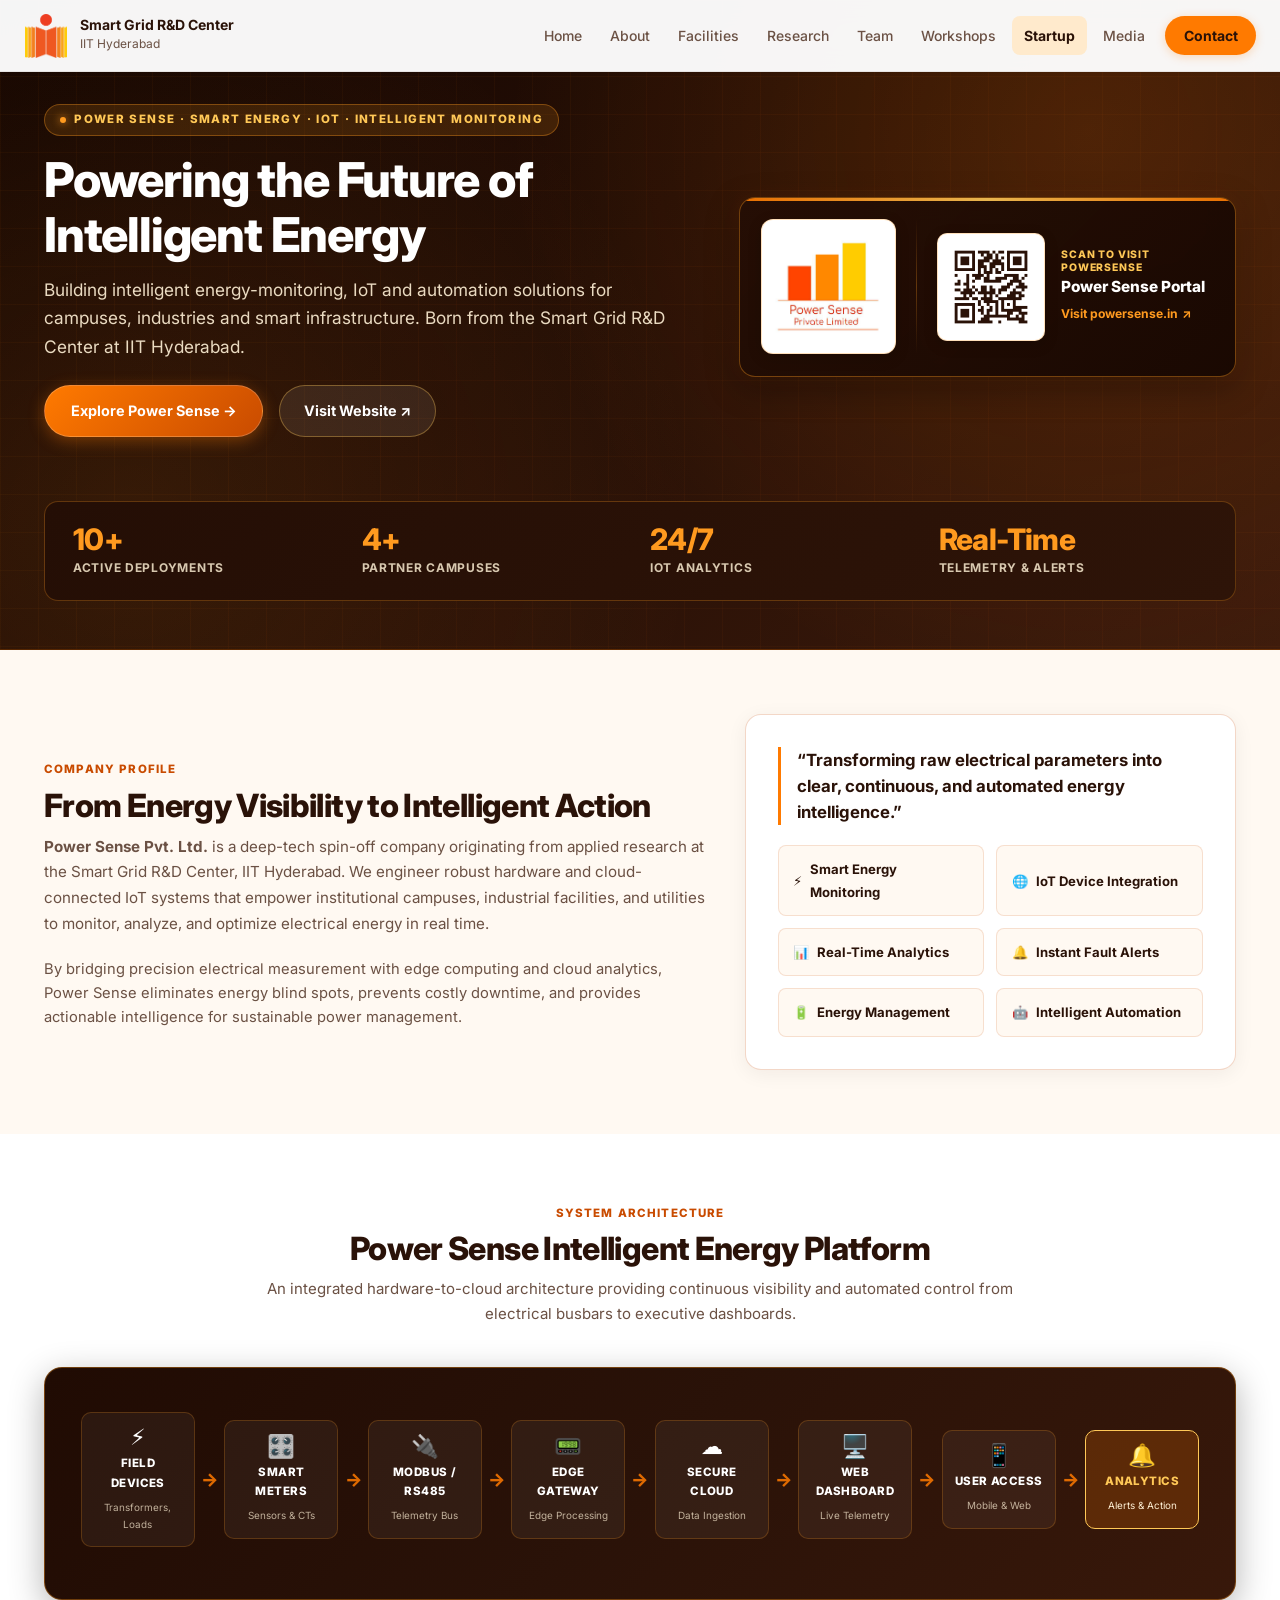
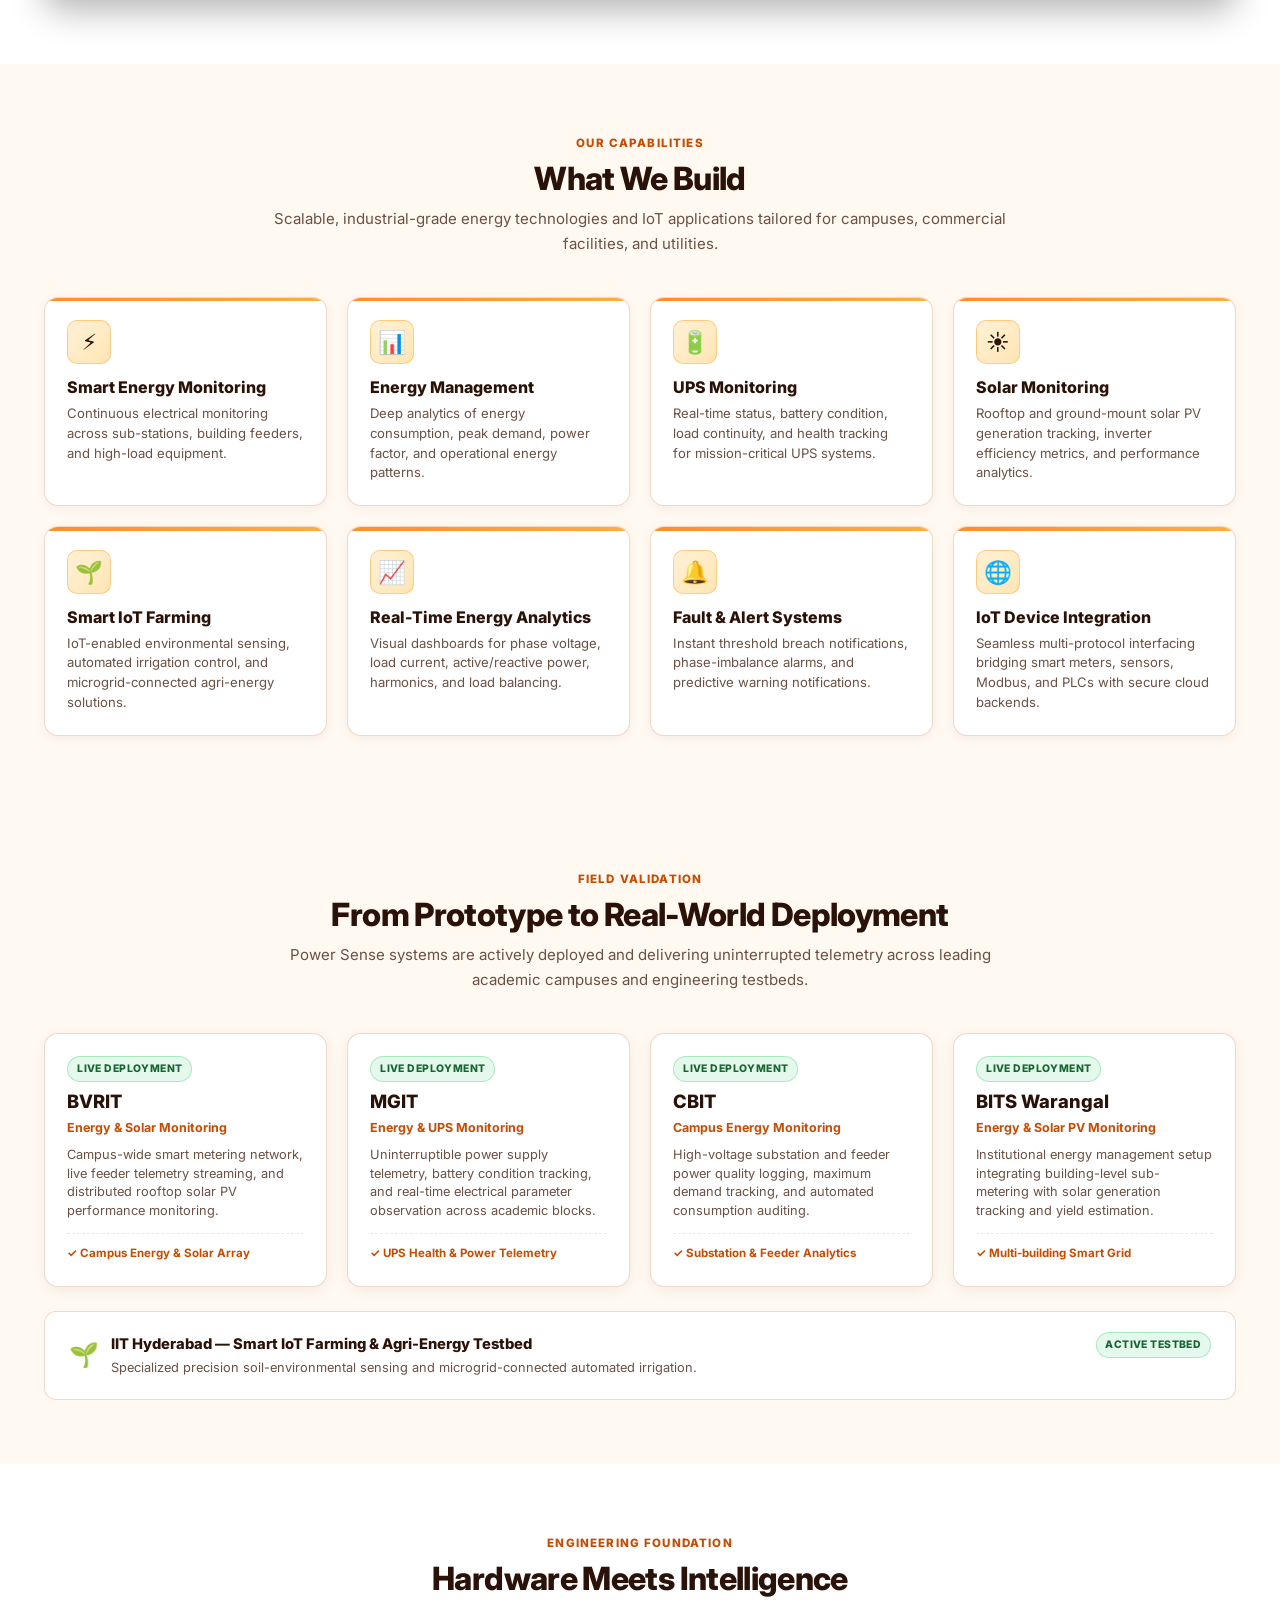
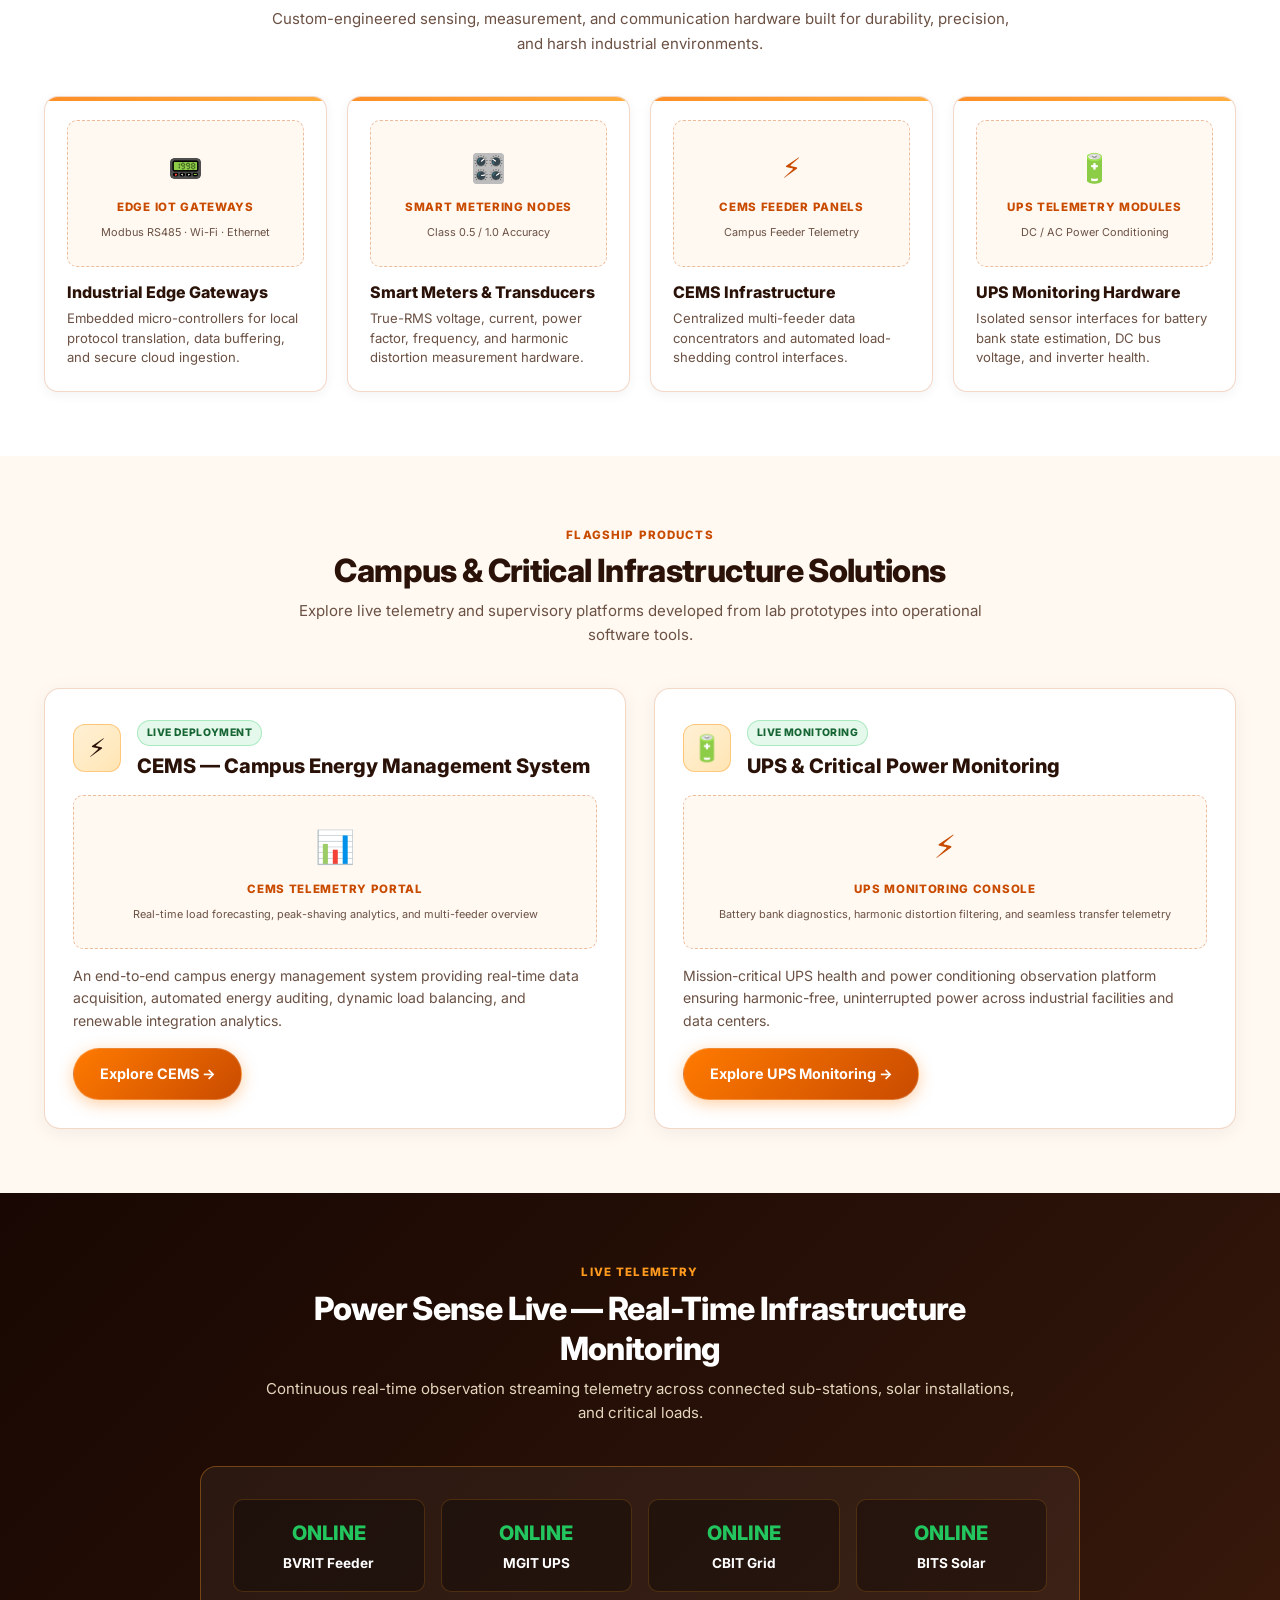
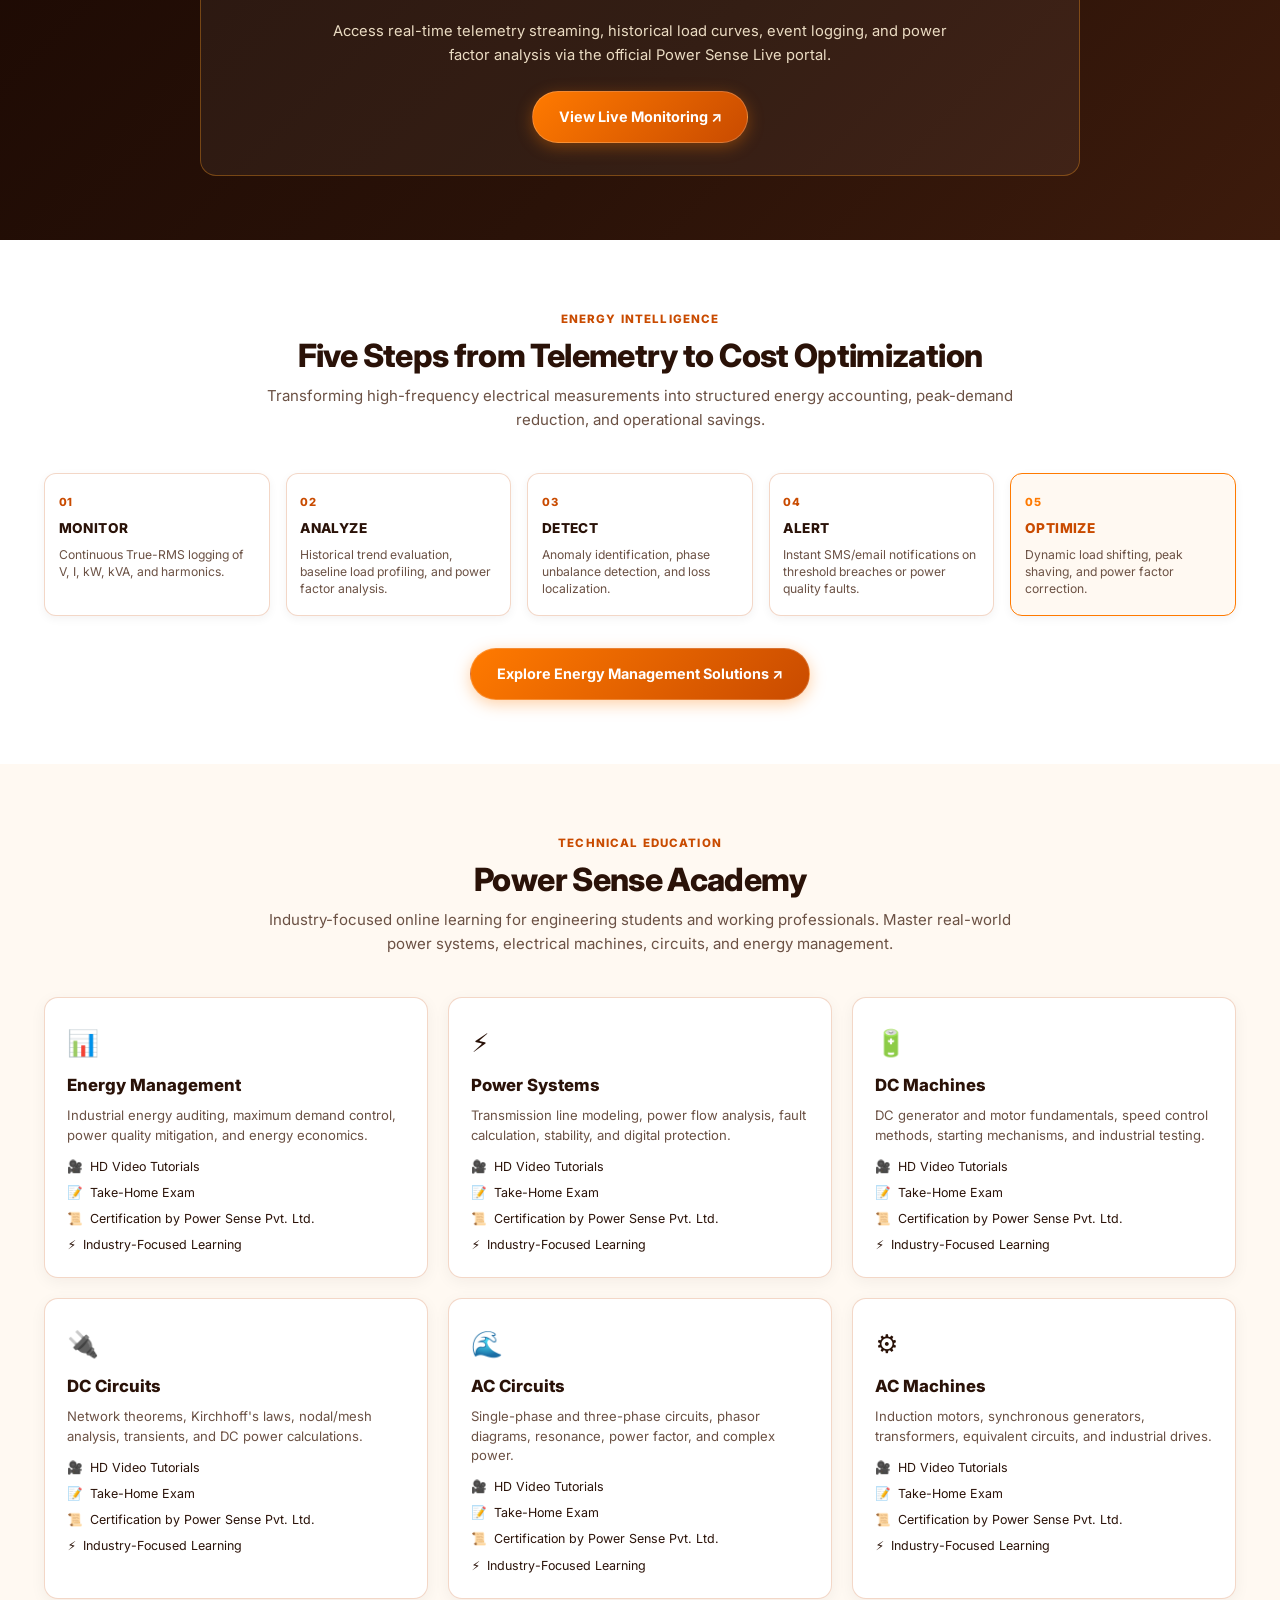
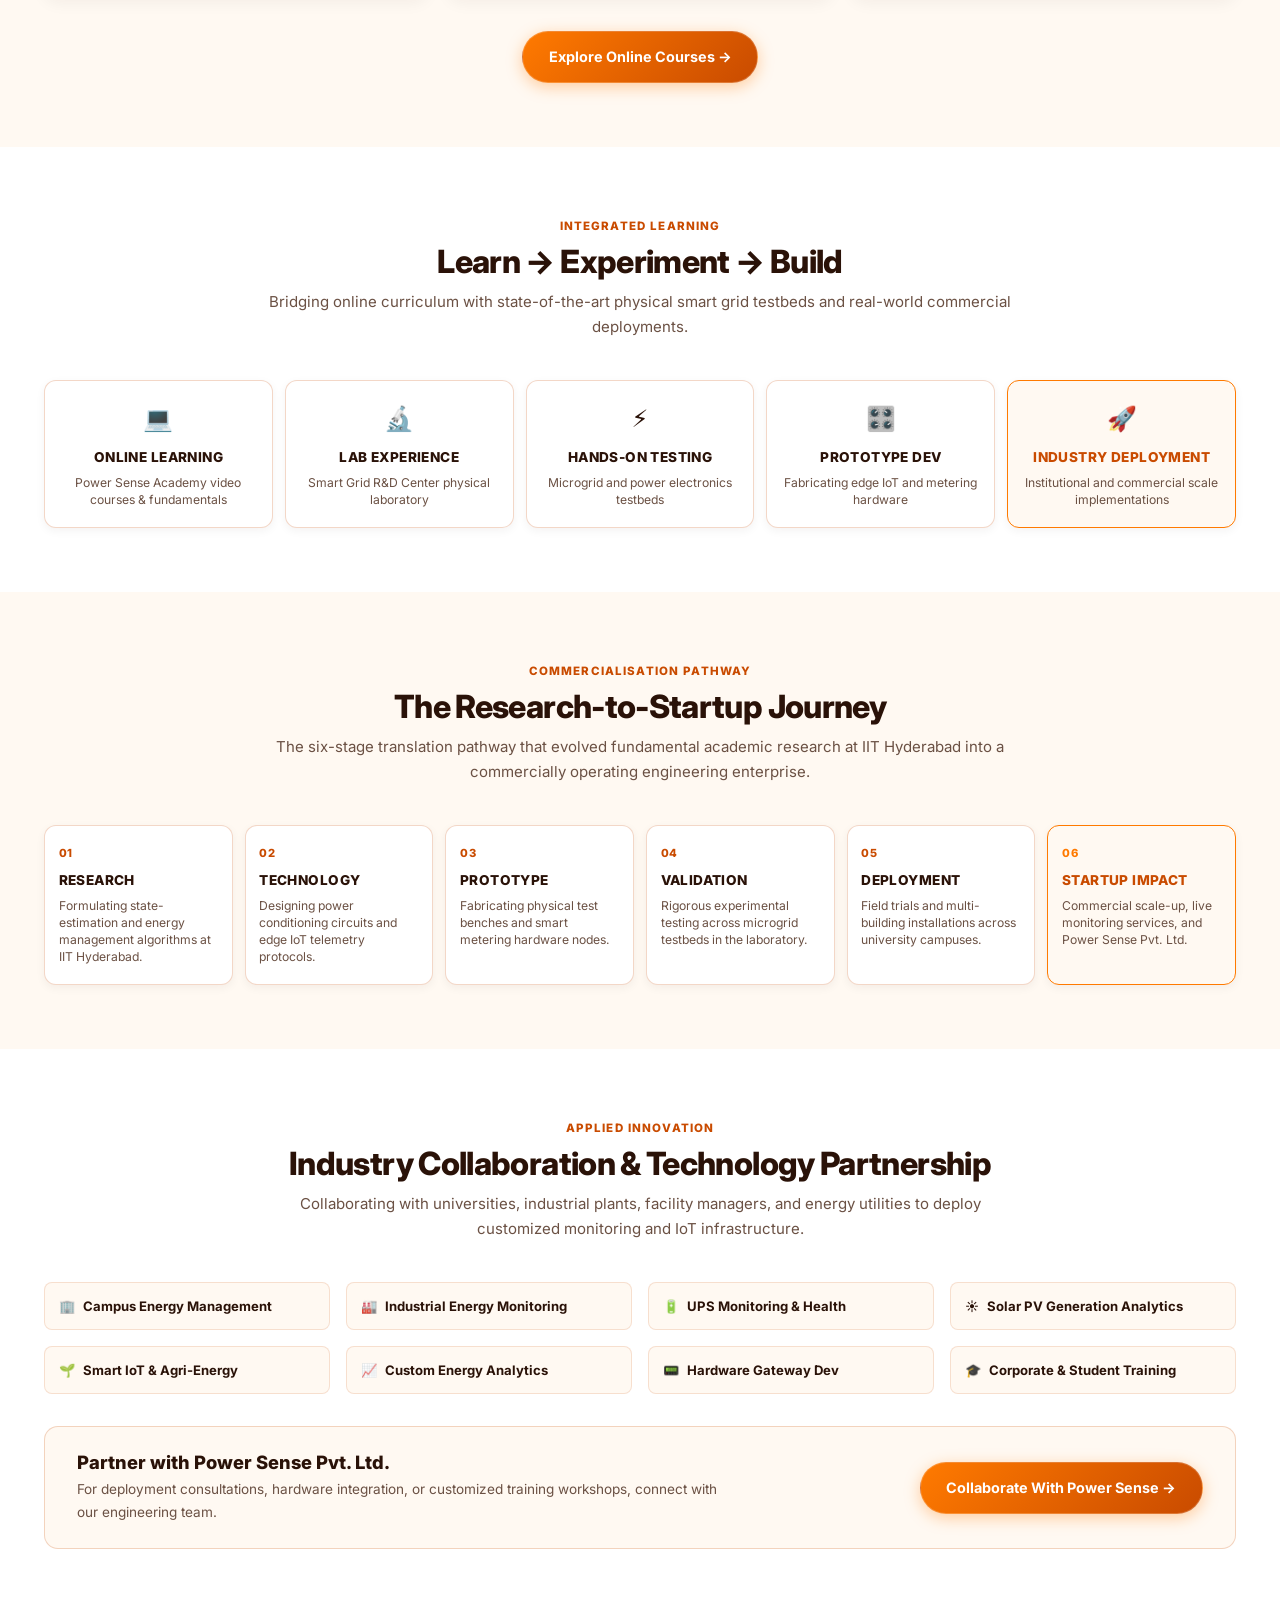
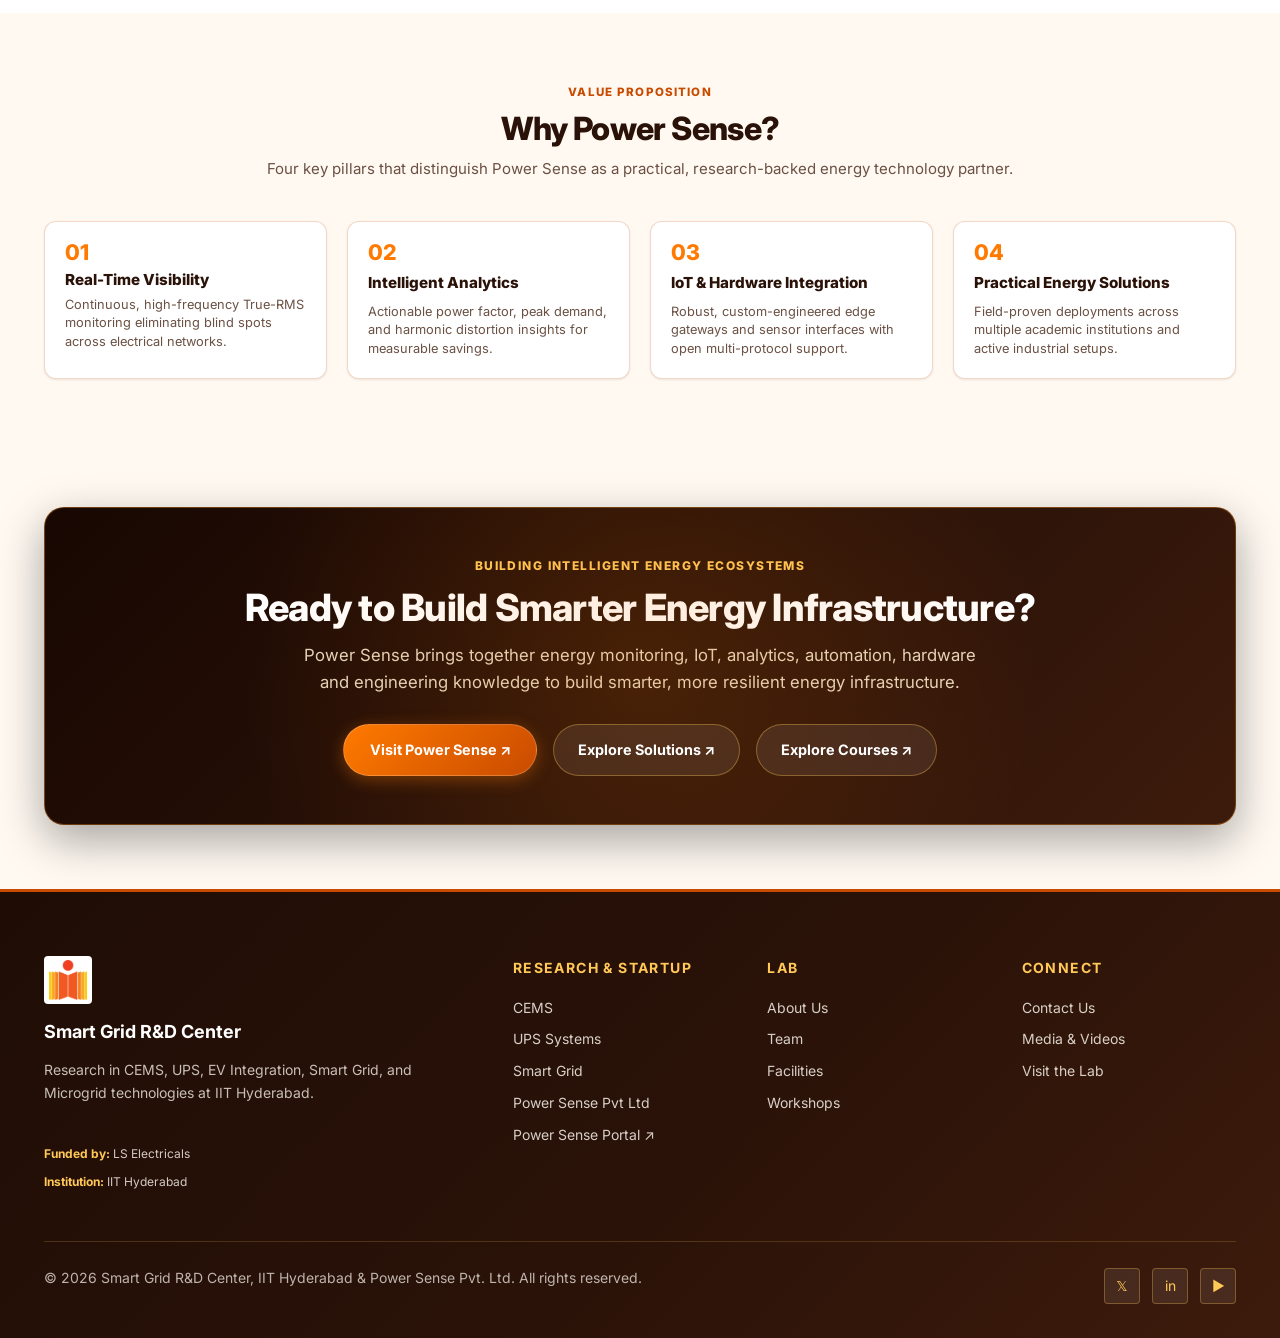
<file: startup.html>
<!DOCTYPE html>
<html lang="en">
<head>
  <meta charset="UTF-8">
  <meta name="viewport" content="width=device-width, initial-scale=1.0">
  <title>Power Sense &mdash; Startup &amp; Industry Impact | Smart Grid R&D Center</title>
  <meta name="description" content="Power Sense Pvt. Ltd. — Deep-tech energy technology startup originating from Smart Grid R&D Center, IIT Hyderabad. Smart energy monitoring, IoT, CEMS, UPS, and industry training.">
  <link rel="preconnect" href="https://fonts.googleapis.com">
  <link rel="preconnect" href="https://fonts.gstatic.com" crossorigin>
  <link href="https://fonts.googleapis.com/css2?family=Inter:wght@400;500;600;700;800&display=swap" rel="stylesheet">
  <link rel="stylesheet" href="css/main.css?v=2.0">
  <link rel="stylesheet" href="css/components.css?v=2.0">
  <link rel="stylesheet" href="css/responsive.css?v=2.0">
  <style>

    /* ══════════════════════════════════════════════════════════
       POWER SENSE — STARTUP & INDUSTRY IMPACT PAGE SCOPED CSS
       ══════════════════════════════════════════════════════════ */

    .page-startup { background-color: var(--warm-white); }

    /* ── Hero ── */
    .ps-hero {
      position: relative;
      background: linear-gradient(135deg, #140501 0%, #240E05 45%, #3D1B0C 100%);
      color: #FFFFFF;
      padding: calc(var(--nav-height) + 2rem) 0 3rem;
      overflow: hidden;
      border-bottom: 1.5px solid rgba(255, 122, 0, 0.28);
    }
    .ps-hero::before {
      content: '';
      position: absolute;
      inset: 0;
      background-image:
        radial-gradient(circle at 85% 20%, rgba(255, 122, 0, 0.16) 0%, transparent 48%),
        radial-gradient(circle at 10% 80%, rgba(255, 154, 31, 0.1) 0%, transparent 45%),
        linear-gradient(rgba(255, 122, 0, 0.04) 1px, transparent 1px),
        linear-gradient(90deg, rgba(255, 122, 0, 0.04) 1px, transparent 1px);
      background-size: 100% 100%, 100% 100%, 38px 38px, 38px 38px;
      pointer-events: none;
      z-index: 0;
    }
    .ps-hero .container {
      position: relative;
      z-index: 1;
    }

    .ps-hero__grid {
      display: grid;
      grid-template-columns: 1.25fr 0.95fr;
      gap: 2.5rem;
      align-items: center;
    }
    @media(max-width: 960px){
      .ps-hero__grid { grid-template-columns: 1fr; gap: 2rem; }
    }

    .ps-hero__eyebrow {
      display: inline-flex;
      align-items: center;
      gap: 0.5rem;
      font-size: 0.72rem;
      font-weight: 800;
      letter-spacing: 0.12em;
      text-transform: uppercase;
      color: #FFC857;
      background: rgba(255, 154, 31, 0.14);
      border: 1px solid rgba(255, 154, 31, 0.35);
      padding: 0.32rem 0.95rem;
      border-radius: 999px;
      margin-bottom: 1rem;
    }
    .ps-hero__eyebrow-dot {
      width: 6px;
      height: 6px;
      background: #FF9A1F;
      border-radius: 50%;
      box-shadow: 0 0 8px #FF9A1F;
    }
    .ps-hero__title {
      font-size: clamp(2.1rem, 3.8vw, 3rem);
      font-weight: 800;
      color: #FFFFFF;
      line-height: 1.15;
      margin-bottom: 0.85rem;
      letter-spacing: -0.025em;
    }
    .ps-hero__subtitle {
      font-size: clamp(0.95rem, 1.6vw, 1.08rem);
      color: rgba(255, 241, 214, 0.9);
      line-height: 1.65;
      margin-bottom: 1.5rem;
    }

    .ps-hero__actions {
      display: flex;
      flex-wrap: wrap;
      gap: 1rem;
      align-items: center;
      margin-bottom: 2rem;
    }
    .ps-btn-primary {
      display: inline-flex;
      align-items: center;
      gap: 0.5rem;
      background: linear-gradient(135deg, #FF7A00 0%, #C94B00 100%);
      color: #FFFFFF;
      font-size: 0.9rem;
      font-weight: 700;
      padding: 0.8rem 1.6rem;
      border-radius: 999px;
      text-decoration: none;
      box-shadow: 0 4px 16px rgba(255, 122, 0, 0.35);
      border: 1px solid rgba(255, 255, 255, 0.2);
      transition: all 0.22s ease;
    }
    .ps-btn-primary:hover {
      background: linear-gradient(135deg, #FF9A1F 0%, #FF7A00 100%);
      transform: translateY(-2px);
      box-shadow: 0 6px 22px rgba(255, 122, 0, 0.45);
      color: #FFFFFF;
    }
    .ps-btn-secondary {
      display: inline-flex;
      align-items: center;
      gap: 0.5rem;
      background: rgba(255, 255, 255, 0.08);
      color: #FFFFFF;
      font-size: 0.9rem;
      font-weight: 700;
      padding: 0.8rem 1.5rem;
      border-radius: 999px;
      text-decoration: none;
      border: 1px solid rgba(255, 200, 87, 0.35);
      transition: all 0.22s ease;
    }
    .ps-btn-secondary:hover {
      background: rgba(255, 200, 87, 0.18);
      border-color: #FFC857;
      color: #FFC857;
      transform: translateY(-2px);
    }

    /* ── Compact Power Sense Identity & QR Card ── */
    .ps-id-card {
      background: linear-gradient(135deg, rgba(36, 14, 5, 0.92) 0%, rgba(24, 8, 2, 0.96) 100%);
      backdrop-filter: blur(12px);
      -webkit-backdrop-filter: blur(12px);
      border: 1.5px solid rgba(255, 154, 31, 0.38);
      border-radius: 16px;
      padding: clamp(1rem, 2vw, 1.35rem);
      box-shadow: 0 10px 32px rgba(0, 0, 0, 0.35), 0 0 20px rgba(255, 122, 0, 0.1);
      display: flex;
      align-items: center;
      justify-content: space-between;
      gap: clamp(0.75rem, 1.8vw, 1.25rem);
      position: relative;
      overflow: hidden;
      transition: border-color 0.25s ease, box-shadow 0.25s ease;
    }
    .ps-id-card::before {
      content: '';
      position: absolute;
      top: 0;
      left: 0;
      right: 0;
      height: 3px;
      background: linear-gradient(90deg, #FF7A00, #FFC857, #FF7A00);
      opacity: 0.9;
    }
    .ps-id-card:hover {
      border-color: rgba(255, 154, 31, 0.65);
      box-shadow: 0 14px 40px rgba(0, 0, 0, 0.45), 0 0 25px rgba(255, 122, 0, 0.2);
    }

    /* Left: Square Logo Box */
    .ps-id-logo-box {
      width: clamp(110px, 11vw, 135px);
      height: clamp(110px, 11vw, 135px);
      background: #FFFFFF;
      border: 1px solid rgba(255, 154, 31, 0.3);
      border-radius: 12px;
      padding: 10px;
      display: flex;
      align-items: center;
      justify-content: center;
      flex-shrink: 0;
      box-shadow: 0 4px 14px rgba(0, 0, 0, 0.18);
    }
    .ps-id-logo-img {
      width: 100%;
      height: 100%;
      object-fit: contain;
      display: block;
    }

    /* Vertical Divider */
    .ps-id-divider {
      width: 1px;
      align-self: stretch;
      background: linear-gradient(to bottom, transparent, rgba(255, 154, 31, 0.3), transparent);
      flex-shrink: 0;
    }

    /* Right: QR Box & Info */
    .ps-id-portal {
      display: flex;
      align-items: center;
      gap: clamp(0.75rem, 1.5vw, 1rem);
      flex: 1;
      min-width: 0;
    }
    .ps-id-qr-box {
      width: clamp(90px, 8.5vw, 108px);
      height: clamp(90px, 8.5vw, 108px);
      background: #FFFFFF;
      border: 1px solid rgba(255, 154, 31, 0.3);
      border-radius: 10px;
      padding: 5px;
      display: flex;
      align-items: center;
      justify-content: center;
      flex-shrink: 0;
      box-shadow: 0 4px 14px rgba(0, 0, 0, 0.18);
    }
    .ps-id-qr-img {
      width: 100%;
      height: 100%;
      object-fit: contain;
      display: block;
    }

    .ps-id-info {
      display: flex;
      flex-direction: column;
      gap: 0.2rem;
      min-width: 0;
    }
    .ps-id-label {
      font-size: 0.65rem;
      font-weight: 800;
      color: #FFC857;
      letter-spacing: 0.08em;
      text-transform: uppercase;
      line-height: 1.2;
    }
    .ps-id-title {
      font-size: clamp(0.85rem, 1.2vw, 0.98rem);
      font-weight: 800;
      color: #FFFFFF;
      line-height: 1.25;
      white-space: nowrap;
    }
    .ps-id-link {
      font-size: 0.76rem;
      font-weight: 700;
      color: #FF9A1F;
      text-decoration: none;
      display: inline-flex;
      align-items: center;
      gap: 0.25rem;
      margin-top: 0.25rem;
      transition: all 0.2s ease;
      white-space: nowrap;
    }
    .ps-id-link__arrow {
      transition: transform 0.2s ease;
      display: inline-block;
    }
    .ps-id-link:hover {
      color: #FFC857;
      text-decoration: underline;
    }
    .ps-id-link:hover .ps-id-link__arrow {
      transform: translate(2px, -2px);
    }

    /* Mobile Adaptations (≤600px) */
    @media(max-width: 600px){
      .ps-id-card {
        flex-direction: column;
        align-items: center;
        text-align: center;
        padding: 1.25rem;
        gap: 1rem;
      }
      .ps-id-divider {
        width: 80%;
        height: 1px;
        background: linear-gradient(to right, transparent, rgba(255, 154, 31, 0.3), transparent);
      }
      .ps-id-portal {
        flex-direction: row;
        justify-content: center;
        width: 100%;
        gap: 1rem;
      }
      .ps-id-info {
        text-align: left;
      }
    }
    @media(max-width: 420px){
      .ps-id-portal {
        flex-direction: column;
        align-items: center;
        text-align: center;
      }
      .ps-id-info {
        align-items: center;
        text-align: center;
      }
    }

    /* ── Metrics Strip ── */
    .ps-metrics-strip {
      display: grid;
      grid-template-columns: repeat(4, 1fr);
      gap: 1.25rem;
      background: linear-gradient(135deg, #240E05 0%, #2E1408 100%);
      border: 1.5px solid rgba(255, 154, 31, 0.28);
      border-radius: 14px;
      padding: 1.4rem 1.75rem;
      margin-top: 2rem;
    }
    @media(max-width: 768px){
      .ps-metrics-strip { grid-template-columns: repeat(2, 1fr); gap: 1rem; padding: 1.25rem; }
    }
    @media(max-width: 440px){
      .ps-metrics-strip { grid-template-columns: 1fr; text-align: center; }
    }
    .ps-metric-item {
      display: flex;
      flex-direction: column;
      gap: 0.2rem;
    }
    .ps-metric-num {
      font-size: 1.85rem;
      font-weight: 800;
      color: #FF9A1F;
      line-height: 1;
      letter-spacing: -0.02em;
    }
    .ps-metric-label {
      font-size: 0.75rem;
      font-weight: 700;
      color: rgba(255, 241, 214, 0.82);
      text-transform: uppercase;
      letter-spacing: 0.06em;
    }

    /* ── Section Containers ── */
    .ps-section { padding: clamp(2.75rem, 5vw, 4.25rem) 0; }
    .ps-section--alt { background: #FFFFFF; }
    .ps-section--cream { background: #FFF9F2; }
    .ps-section--dark {
      background: linear-gradient(135deg, #180702 0%, #2A1208 60%, #3D1B0C 100%);
      color: #FFFFFF;
    }

    .ps-section-header {
      max-width: 780px;
      margin: 0 auto clamp(1.75rem, 3.5vw, 2.5rem);
      text-align: center;
      padding: 0 1rem;
    }
    .ps-section-label {
      display: inline-block;
      font-size: 0.72rem;
      font-weight: 800;
      letter-spacing: 0.1em;
      text-transform: uppercase;
      color: var(--energy-burnt);
      margin-bottom: 0.35rem;
    }
    .ps-section-label--light { color: #FF9A1F; }
    .ps-section-title {
      font-size: clamp(1.55rem, 2.8vw, 2rem);
      font-weight: 800;
      color: var(--energy-dark);
      margin-bottom: 0.5rem;
      letter-spacing: -0.02em;
    }
    .ps-section-title--light { color: #FFFFFF; }
    .ps-section-desc {
      font-size: 0.94rem;
      color: var(--text-muted);
      line-height: 1.65;
      margin: 0;
    }
    .ps-section-desc--light { color: rgba(255, 241, 214, 0.88); }

    /* ── Company Story 2-Col Layout ── */
    .ps-story-grid {
      display: grid;
      grid-template-columns: 1.15fr 0.85fr;
      gap: 2.25rem;
      align-items: center;
    }
    @media(max-width: 860px){
      .ps-story-grid { grid-template-columns: 1fr; }
    }
    .ps-story-card {
      background: #FFFFFF;
      border: 1.5px solid var(--border-energy);
      border-radius: 16px;
      padding: 2rem;
      box-shadow: 0 4px 20px rgba(42, 18, 8, 0.06);
    }
    .ps-story-card__quote {
      font-size: 1.05rem;
      font-weight: 700;
      color: var(--energy-dark);
      line-height: 1.55;
      margin-bottom: 1rem;
      border-left: 3.5px solid var(--energy-orange);
      padding-left: 1rem;
    }
    .ps-story-points {
      display: grid;
      grid-template-columns: repeat(2, 1fr);
      gap: 0.75rem;
      margin-top: 1.25rem;
    }
    @media(max-width: 540px){
      .ps-story-points { grid-template-columns: 1fr; }
    }
    .ps-story-point {
      background: #FFF9F2;
      border: 1px solid rgba(201, 75, 0, 0.15);
      border-radius: 8px;
      padding: 0.75rem 0.9rem;
      font-size: 0.82rem;
      font-weight: 700;
      color: var(--energy-dark);
      display: flex;
      align-items: center;
      gap: 0.5rem;
    }

    /* ── Platform Architecture Diagram ── */
    .ps-arch-card {
      background: linear-gradient(135deg, #200B03 0%, #2A1208 50%, #38180A 100%);
      color: #FFFFFF;
      border: 1.5px solid rgba(255, 154, 31, 0.35);
      border-radius: 18px;
      padding: clamp(1.5rem, 3vw, 2.25rem);
      box-shadow: 0 10px 35px rgba(0, 0, 0, 0.3);
      overflow: hidden;
    }
    .ps-arch-track {
      display: flex;
      align-items: center;
      justify-content: flex-start;
      gap: 0.4rem;
      overflow-x: auto;
      -webkit-overflow-scrolling: touch;
      padding: 0.5rem 0 1rem;
      scrollbar-width: thin;
      scrollbar-color: rgba(255, 122, 0, 0.35) transparent;
      max-width: 100%;
      width: 100%;
      box-sizing: border-box;
    }
    .ps-arch-node {
      background: rgba(255, 255, 255, 0.05);
      border: 1px solid rgba(255, 154, 31, 0.22);
      border-radius: 10px;
      padding: 0.85rem 0.65rem;
      min-width: 105px;
      flex: 1;
      text-align: center;
      display: flex;
      flex-direction: column;
      align-items: center;
      gap: 0.35rem;
      transition: all 0.22s ease;
    }
    .ps-arch-node:hover {
      background: rgba(255, 122, 0, 0.15);
      border-color: #FF9A1F;
      transform: translateY(-2px);
    }
    .ps-arch-node__icon { font-size: 1.4rem; line-height: 1; }
    .ps-arch-node__name {
      font-size: 0.72rem;
      font-weight: 800;
      color: #FFFFFF;
      letter-spacing: 0.04em;
      text-transform: uppercase;
    }
    .ps-arch-node__sub {
      font-size: 0.62rem;
      color: rgba(255, 241, 214, 0.7);
    }
    .ps-arch-arrow {
      color: var(--energy-orange);
      font-size: 1.15rem;
      font-weight: 800;
      flex-shrink: 0;
      opacity: 0.85;
    }

    /* ── Solutions 8-Card Grid ── */
    .ps-solutions-grid {
      display: grid;
      grid-template-columns: repeat(4, 1fr);
      gap: 1.25rem;
    }
    @media(max-width: 1100px){
      .ps-solutions-grid { grid-template-columns: repeat(2, 1fr); }
    }
    @media(max-width: 580px){
      .ps-solutions-grid { grid-template-columns: 1fr; }
    }
    @media (max-width: 767px) {
      /* Prevent architecture diagram from causing page overflow */
      .ps-arch-card {
        overflow: hidden;
        max-width: 100%;
      }
    }
    .ps-sol-card {
      background: #FFFFFF;
      border: 1.5px solid var(--border-energy);
      border-radius: 14px;
      padding: 1.4rem;
      box-shadow: 0 3px 12px rgba(42, 18, 8, 0.05);
      display: flex;
      flex-direction: column;
      gap: 0.45rem;
      transition: all 0.25s ease;
      position: relative;
      overflow: hidden;
    }
    .ps-sol-card::before {
      content: '';
      position: absolute;
      top: 0;
      left: 0;
      right: 0;
      height: 3.5px;
      background: linear-gradient(90deg, var(--energy-orange), var(--energy-amber));
      opacity: 0.85;
    }
    .ps-sol-card:hover {
      transform: translateY(-3px);
      box-shadow: 0 10px 28px rgba(80, 25, 0, 0.12);
      border-color: rgba(255, 122, 0, 0.45);
    }
    .ps-sol-card__icon {
      width: 44px;
      height: 44px;
      background: linear-gradient(135deg, #FFF1D6 0%, #FFE5B4 100%);
      border: 1px solid rgba(255, 154, 31, 0.4);
      border-radius: 10px;
      display: flex;
      align-items: center;
      justify-content: center;
      font-size: 1.4rem;
      margin-bottom: 0.35rem;
    }
    .ps-sol-card__title {
      font-size: 1rem;
      font-weight: 800;
      color: var(--energy-dark);
      margin: 0;
    }
    .ps-sol-card__desc {
      font-size: 0.82rem;
      color: var(--text-muted);
      line-height: 1.5;
      margin: 0;
    }

    /* ── Deployments Cards ── */
    .ps-deploy-grid {
      display: grid;
      grid-template-columns: repeat(4, 1fr);
      gap: 1.25rem;
    }
    @media(max-width: 1024px){
      .ps-deploy-grid { grid-template-columns: repeat(2, 1fr); }
    }
    @media(max-width: 580px){
      .ps-deploy-grid { grid-template-columns: 1fr; }
    }
    .ps-deploy-card {
      background: #FFFFFF;
      border: 1.5px solid var(--border-energy);
      border-radius: 14px;
      padding: 1.4rem;
      box-shadow: 0 4px 16px rgba(42, 18, 8, 0.06);
      display: flex;
      flex-direction: column;
      transition: all 0.22s ease;
    }
    .ps-deploy-card:hover {
      transform: translateY(-3px);
      box-shadow: 0 12px 30px rgba(80, 25, 0, 0.12);
      border-color: var(--energy-orange);
    }
    .ps-deploy-card__badge {
      display: inline-block;
      font-size: 0.65rem;
      font-weight: 800;
      color: #166534;
      background: rgba(34, 197, 94, 0.12);
      border: 1px solid rgba(34, 197, 94, 0.3);
      padding: 0.2rem 0.55rem;
      border-radius: 999px;
      margin-bottom: 0.5rem;
      letter-spacing: 0.04em;
      text-transform: uppercase;
      align-self: flex-start;
    }
    .ps-deploy-card__campus {
      font-size: 1.15rem;
      font-weight: 800;
      color: var(--energy-dark);
      margin: 0 0 0.25rem;
    }
    .ps-deploy-card__type {
      font-size: 0.78rem;
      font-weight: 700;
      color: var(--energy-burnt);
      margin-bottom: 0.5rem;
    }
    .ps-deploy-card__desc {
      font-size: 0.8rem;
      color: var(--text-muted);
      line-height: 1.45;
      margin: 0 0 0.75rem;
    }
    .ps-deploy-card__meta {
      margin-top: auto;
      padding-top: 0.65rem;
      border-top: 1px dashed rgba(201, 75, 0, 0.15);
      font-size: 0.72rem;
      font-weight: 700;
      color: var(--energy-burnt);
    }

    /* ── Featured Products (CEMS & UPS) ── */
    .ps-featured-grid {
      display: grid;
      grid-template-columns: repeat(2, 1fr);
      gap: 1.75rem;
    }
    @media(max-width: 860px){
      .ps-featured-grid { grid-template-columns: 1fr; }
    }
    .ps-featured-card {
      background: #FFFFFF;
      border: 1.5px solid var(--border-energy);
      border-radius: 16px;
      padding: 1.75rem;
      box-shadow: 0 4px 20px rgba(42, 18, 8, 0.06);
      display: flex;
      flex-direction: column;
      gap: 1rem;
      position: relative;
    }
    .ps-featured-card__head {
      display: flex;
      align-items: center;
      gap: 1rem;
    }
    .ps-featured-card__icon {
      width: 48px;
      height: 48px;
      background: linear-gradient(135deg, #FFF1D6 0%, #FFE5B4 100%);
      border: 1.5px solid rgba(255, 154, 31, 0.45);
      border-radius: 12px;
      display: flex;
      align-items: center;
      justify-content: center;
      font-size: 1.6rem;
      flex-shrink: 0;
    }
    .ps-placeholder-box {
      background: #FFF9F2;
      border: 1.5px dashed rgba(201, 75, 0, 0.35);
      border-radius: 10px;
      padding: 1.5rem 1rem;
      text-align: center;
      display: flex;
      flex-direction: column;
      align-items: center;
      justify-content: center;
      gap: 0.35rem;
      min-height: 120px;
      color: var(--energy-burnt);
    }
    .ps-placeholder-box__label {
      font-size: 0.72rem;
      font-weight: 800;
      text-transform: uppercase;
      letter-spacing: 0.06em;
    }
    .ps-placeholder-box__note {
      font-size: 0.68rem;
      color: var(--text-muted);
    }

    /* ── Training & Courses Grid ── */
    .ps-courses-grid {
      display: grid;
      grid-template-columns: repeat(3, 1fr);
      gap: 1.25rem;
    }
    @media(max-width: 960px){
      .ps-courses-grid { grid-template-columns: repeat(2, 1fr); }
    }
    @media(max-width: 580px){
      .ps-courses-grid { grid-template-columns: 1fr; }
    }
    .ps-course-card {
      background: #FFFFFF;
      border: 1.5px solid var(--border-energy);
      border-radius: 14px;
      padding: 1.4rem;
      box-shadow: 0 4px 16px rgba(42, 18, 8, 0.05);
      display: flex;
      flex-direction: column;
      gap: 0.65rem;
      transition: all 0.22s ease;
    }
    .ps-course-card:hover {
      transform: translateY(-3px);
      box-shadow: 0 12px 30px rgba(80, 25, 0, 0.12);
      border-color: var(--energy-orange);
    }
    .ps-course-card__title {
      font-size: 1.05rem;
      font-weight: 800;
      color: var(--energy-dark);
      margin: 0;
    }
    .ps-course-features {
      list-style: none;
      padding: 0;
      margin: 0;
      display: flex;
      flex-direction: column;
      gap: 0.3rem;
    }
    .ps-course-feature {
      font-size: 0.78rem;
      color: var(--text-dark);
      display: flex;
      align-items: center;
      gap: 0.4rem;
    }

    /* ── Startup Journey Timeline ── */
    .ps-journey-grid {
      display: grid;
      grid-template-columns: repeat(6, 1fr);
      gap: 0.75rem;
    }
    @media(max-width: 1024px){
      .ps-journey-grid { grid-template-columns: repeat(3, 1fr); gap: 1rem; }
    }
    @media(max-width: 580px){
      .ps-journey-grid { grid-template-columns: 1fr; }
    }
    .ps-journey-node {
      background: #FFFFFF;
      border: 1.5px solid var(--border-energy);
      border-radius: 12px;
      padding: 1.15rem 0.85rem;
      display: flex;
      flex-direction: column;
      gap: 0.35rem;
      box-shadow: 0 3px 10px rgba(42, 18, 8, 0.05);
    }
    .ps-journey-node__num {
      font-size: 0.7rem;
      font-weight: 800;
      color: var(--energy-burnt);
      letter-spacing: 0.08em;
    }
    .ps-journey-node__title {
      font-size: 0.85rem;
      font-weight: 800;
      color: var(--energy-dark);
      text-transform: uppercase;
      letter-spacing: 0.03em;
    }
    .ps-journey-node__desc {
      font-size: 0.76rem;
      color: var(--text-muted);
      line-height: 1.4;
      margin: 0;
    }

    /* ── Why Power Sense Grid ── */
    .ps-value-grid {
      display: grid;
      grid-template-columns: repeat(4, 1fr);
      gap: 1.25rem;
    }
    @media(max-width: 960px){
      .ps-value-grid { grid-template-columns: repeat(2, 1fr); }
    }
    @media(max-width: 540px){
      .ps-value-grid { grid-template-columns: 1fr; }
    }
    .ps-value-card {
      background: #FFFFFF;
      border: 1px solid var(--border-energy);
      border-radius: 12px;
      padding: 1.25rem;
      display: flex;
      flex-direction: column;
      gap: 0.4rem;
      box-shadow: var(--shadow-sm);
    }
    .ps-value-card__num {
      font-size: 1.35rem;
      font-weight: 800;
      color: var(--energy-orange);
      line-height: 1;
    }
    .ps-value-card__title {
      font-size: 0.95rem;
      font-weight: 800;
      color: var(--energy-dark);
      margin: 0;
    }
    .ps-value-card__desc {
      font-size: 0.8rem;
      color: var(--text-muted);
      line-height: 1.45;
      margin: 0;
    }

    /* ── Final CTA Banner ── */
    .ps-cta-banner {
      background: linear-gradient(135deg, #180702 0%, #2A1208 55%, #3D1B0C 100%);
      color: #FFFFFF;
      border: 1.5px solid rgba(255, 154, 31, 0.35);
      border-radius: 20px;
      padding: clamp(2rem, 4vw, 3rem);
      text-align: center;
      box-shadow: 0 15px 45px rgba(0, 0, 0, 0.35);
      position: relative;
      overflow: hidden;
    }
    .ps-cta-banner::before {
      content: '';
      position: absolute;
      inset: 0;
      background: radial-gradient(circle at 50% 50%, rgba(255, 122, 0, 0.15) 0%, transparent 65%);
      pointer-events: none;
    }
    .ps-cta-banner__title {
      font-size: clamp(1.75rem, 3.2vw, 2.35rem);
      font-weight: 800;
      color: #FFFFFF;
      margin-bottom: 0.65rem;
      letter-spacing: -0.02em;
    }
    .ps-cta-banner__desc {
      font-size: clamp(0.92rem, 1.5vw, 1.05rem);
      color: rgba(255, 241, 214, 0.88);
      max-width: 680px;
      margin: 0 auto 1.75rem;
      line-height: 1.6;
    }
    .ps-cta-banner__buttons {
      display: flex;
      flex-wrap: wrap;
      justify-content: center;
      gap: 1rem;
      position: relative;
      z-index: 1;
    }

  </style>
</head>

<body class="page-startup">

    <nav class="navbar" role="navigation" aria-label="Main navigation">
    <div class="navbar__inner">
      <a href="index.html" class="navbar__brand" aria-label="Smart Grid R&amp;D Center Home">
        <div class="navbar__logo">
          <img src="assets/images/logos/iith-logo.png" alt="IIT Hyderabad Logo" class="navbar__logo-img">
        </div>
        <div class="navbar__brand-text">
          <span class="navbar__brand-name">Smart Grid R&amp;D Center</span>
          <span class="navbar__brand-sub">IIT Hyderabad</span>
        </div>
      </a>

      <div class="navbar__nav" role="list">
        <a href="index.html" class="navbar__link" role="listitem">Home</a>
        <a href="about.html" class="navbar__link" role="listitem">About</a>
        <a href="facilities.html" class="navbar__link" role="listitem">Facilities</a>
        <a href="research.html" class="navbar__link" role="listitem">Research</a>
        <a href="team.html" class="navbar__link" role="listitem">Team</a>
        <a href="events.html" class="navbar__link" role="listitem">Workshops</a>
        <a href="startup.html" class="navbar__link active" role="listitem">Startup</a>
        <a href="media.html" class="navbar__link" role="listitem">Media</a>
        <a href="contact.html" class="navbar__link navbar__link--cta" role="listitem">Contact</a>
      </div>

      <button class="navbar__toggle" aria-label="Toggle mobile menu" aria-expanded="false">
        <span></span><span></span><span></span>
      </button>
    </div>

    <div class="navbar__mobile" aria-label="Mobile navigation">
      <a href="index.html" class="navbar__link">Home</a>
      <a href="about.html" class="navbar__link">About</a>
      <a href="facilities.html" class="navbar__link">Facilities</a>
      <a href="research.html" class="navbar__link">Research</a>
      <a href="team.html" class="navbar__link">Team</a>
      <a href="events.html" class="navbar__link">Workshops</a>
      <a href="startup.html" class="navbar__link active">Startup</a>
      <a href="media.html" class="navbar__link">Media</a>
      <a href="contact.html" class="navbar__link navbar__link--cta">Contact</a>
    </div>
  </nav>

  <main style="margin-top: 0;">


    <!-- ══ HERO SECTION ═════════════════════════════════════════ -->
    <header class="ps-hero" aria-label="Power Sense Overview">
      <div class="container">
        <div class="ps-hero__grid">
          <div>
            <div class="ps-hero__eyebrow">
              <span class="ps-hero__eyebrow-dot"></span>
              POWER SENSE &middot; SMART ENERGY &middot; IOT &middot; INTELLIGENT MONITORING
            </div>
            <h1 class="ps-hero__title">Powering the Future of Intelligent Energy</h1>
            <p class="ps-hero__subtitle">
              Building intelligent energy-monitoring, IoT and automation solutions for campuses, industries and smart infrastructure. Born from the Smart Grid R&amp;D Center at IIT Hyderabad.
            </p>
            <div class="ps-hero__actions">
              <a href="#solutions" class="ps-btn-primary">
                Explore Power Sense &rarr;
              </a>
              <a href="https://www.powersense.in/" target="_blank" rel="noopener noreferrer" class="ps-btn-secondary">
                Visit Website &#x2197;
              </a>
            </div>
          </div>

          <!-- Right Showcase Card: Unified Identity & QR Card -->
          <div class="ps-id-card">
            <!-- Left: Compact Square Logo Container -->
            <div class="ps-id-logo-box">
              <img src="assets/images/logos/powersense-logo.png" alt="Power Sense Pvt. Ltd. Logo" class="ps-id-logo-img" loading="eager">
            </div>

            <!-- Divider -->
            <div class="ps-id-divider" aria-hidden="true"></div>

            <!-- Right: QR Code & Portal Info -->
            <div class="ps-id-portal">
              <div class="ps-id-qr-box">
                <img src="assets/images/startup/qr/powersense-qr.png" alt="Scan QR code to visit Power Sense website" class="ps-id-qr-img" width="100" height="100">
              </div>
              <div class="ps-id-info">
                <span class="ps-id-label">SCAN TO VISIT POWERSENSE</span>
                <div class="ps-id-title">Power Sense Portal</div>
                <a href="https://powersense.in/" target="_blank" rel="noopener noreferrer" class="ps-id-link">
                  Visit powersense.in <span class="ps-id-link__arrow">&#x2197;</span>
                </a>
              </div>
            </div>
          </div>
        </div>

        <!-- Metric Strip -->
        <div class="ps-metrics-strip" aria-label="Company Statistics">
          <div class="ps-metric-item">
            <span class="ps-metric-num">10+</span>
            <span class="ps-metric-label">Active Deployments</span>
          </div>
          <div class="ps-metric-item">
            <span class="ps-metric-num">4+</span>
            <span class="ps-metric-label">Partner Campuses</span>
          </div>
          <div class="ps-metric-item">
            <span class="ps-metric-num">24/7</span>
            <span class="ps-metric-label">IoT Analytics</span>
          </div>
          <div class="ps-metric-item">
            <span class="ps-metric-num">Real-Time</span>
            <span class="ps-metric-label">Telemetry &amp; Alerts</span>
          </div>
        </div>
      </div>
    </header>


    <!-- ══ COMPANY STORY ═════════════════════════════════════════ -->
    <section class="ps-section" id="story" aria-label="Company Introduction">
      <div class="container">
        <div class="ps-story-grid">
          <div>
            <span class="ps-section-label">Company Profile</span>
            <h2 class="ps-section-title">From Energy Visibility to Intelligent Action</h2>
            <p style="font-size: 0.95rem; color: var(--text-muted); line-height: 1.7; margin-bottom: 1.25rem;">
              <strong>Power Sense Pvt. Ltd.</strong> is a deep-tech spin-off company originating from applied research at the Smart Grid R&amp;D Center, IIT Hyderabad. We engineer robust hardware and cloud-connected IoT systems that empower institutional campuses, industrial facilities, and utilities to monitor, analyze, and optimize electrical energy in real time.
            </p>
            <p style="font-size: 0.92rem; color: var(--text-muted); line-height: 1.65; margin: 0;">
              By bridging precision electrical measurement with edge computing and cloud analytics, Power Sense eliminates energy blind spots, prevents costly downtime, and provides actionable intelligence for sustainable power management.
            </p>
          </div>

          <div class="ps-story-card">
            <div class="ps-story-card__quote">
              &ldquo;Transforming raw electrical parameters into clear, continuous, and automated energy intelligence.&rdquo;
            </div>
            <div class="ps-story-points">
              <div class="ps-story-point"><span>⚡</span> Smart Energy Monitoring</div>
              <div class="ps-story-point"><span>🌐</span> IoT Device Integration</div>
              <div class="ps-story-point"><span>📊</span> Real-Time Analytics</div>
              <div class="ps-story-point"><span>🔔</span> Instant Fault Alerts</div>
              <div class="ps-story-point"><span>🔋</span> Energy Management</div>
              <div class="ps-story-point"><span>🤖</span> Intelligent Automation</div>
            </div>
          </div>
        </div>
      </div>
    </section>


    <!-- ══ PLATFORM ARCHITECTURE ═════════════════════════════════ -->
    <section class="ps-section ps-section--alt" id="platform" aria-label="Platform Architecture" style="overflow-x: hidden;">
      <div class="container">
        <div class="ps-section-header">
          <span class="ps-section-label">System Architecture</span>
          <h2 class="ps-section-title">Power Sense Intelligent Energy Platform</h2>
          <p class="ps-section-desc">
            An integrated hardware-to-cloud architecture providing continuous visibility and automated control from electrical busbars to executive dashboards.
          </p>
        </div>

        <div class="ps-arch-card">
          <div class="ps-arch-track" role="list">
            <div class="ps-arch-node" role="listitem">
              <div class="ps-arch-node__icon">⚡</div>
              <div class="ps-arch-node__name">Field Devices</div>
              <div class="ps-arch-node__sub">Transformers, Loads</div>
            </div>
            <div class="ps-arch-arrow" aria-hidden="true">&rarr;</div>
            <div class="ps-arch-node" role="listitem">
              <div class="ps-arch-node__icon">🎛️</div>
              <div class="ps-arch-node__name">Smart Meters</div>
              <div class="ps-arch-node__sub">Sensors &amp; CTs</div>
            </div>
            <div class="ps-arch-arrow" aria-hidden="true">&rarr;</div>
            <div class="ps-arch-node" role="listitem">
              <div class="ps-arch-node__icon">🔌</div>
              <div class="ps-arch-node__name">Modbus / RS485</div>
              <div class="ps-arch-node__sub">Telemetry Bus</div>
            </div>
            <div class="ps-arch-arrow" aria-hidden="true">&rarr;</div>
            <div class="ps-arch-node" role="listitem">
              <div class="ps-arch-node__icon">📟</div>
              <div class="ps-arch-node__name">Edge Gateway</div>
              <div class="ps-arch-node__sub">Edge Processing</div>
            </div>
            <div class="ps-arch-arrow" aria-hidden="true">&rarr;</div>
            <div class="ps-arch-node" role="listitem">
              <div class="ps-arch-node__icon">☁️</div>
              <div class="ps-arch-node__name">Secure Cloud</div>
              <div class="ps-arch-node__sub">Data Ingestion</div>
            </div>
            <div class="ps-arch-arrow" aria-hidden="true">&rarr;</div>
            <div class="ps-arch-node" role="listitem">
              <div class="ps-arch-node__icon">🖥️</div>
              <div class="ps-arch-node__name">Web Dashboard</div>
              <div class="ps-arch-node__sub">Live Telemetry</div>
            </div>
            <div class="ps-arch-arrow" aria-hidden="true">&rarr;</div>
            <div class="ps-arch-node" role="listitem">
              <div class="ps-arch-node__icon">📱</div>
              <div class="ps-arch-node__name">User Access</div>
              <div class="ps-arch-node__sub">Mobile &amp; Web</div>
            </div>
            <div class="ps-arch-arrow" aria-hidden="true">&rarr;</div>
            <div class="ps-arch-node" style="background: rgba(255,122,0,0.2); border-color: #FFC857;" role="listitem">
              <div class="ps-arch-node__icon">🔔</div>
              <div class="ps-arch-node__name" style="color: #FFC857;">Analytics</div>
              <div class="ps-arch-node__sub" style="color: #FFF1D6;">Alerts &amp; Action</div>
            </div>
          </div>
        </div>
      </div>
    </section>


    <!-- ══ CORE SOLUTIONS ════════════════════════════════════════ -->
    <section class="ps-section" id="solutions" aria-label="Core Solutions">
      <div class="container">
        <div class="ps-section-header">
          <span class="ps-section-label">Our Capabilities</span>
          <h2 class="ps-section-title">What We Build</h2>
          <p class="ps-section-desc">
            Scalable, industrial-grade energy technologies and IoT applications tailored for campuses, commercial facilities, and utilities.
          </p>
        </div>

        <div class="ps-solutions-grid">
          <!-- 1 -->
          <div class="ps-sol-card">
            <div class="ps-sol-card__icon">⚡</div>
            <h3 class="ps-sol-card__title">Smart Energy Monitoring</h3>
            <p class="ps-sol-card__desc">Continuous electrical monitoring across sub-stations, building feeders, and high-load equipment.</p>
          </div>
          <!-- 2 -->
          <div class="ps-sol-card">
            <div class="ps-sol-card__icon">📊</div>
            <h3 class="ps-sol-card__title">Energy Management</h3>
            <p class="ps-sol-card__desc">Deep analytics of energy consumption, peak demand, power factor, and operational energy patterns.</p>
          </div>
          <!-- 3 -->
          <div class="ps-sol-card">
            <div class="ps-sol-card__icon">🔋</div>
            <h3 class="ps-sol-card__title">UPS Monitoring</h3>
            <p class="ps-sol-card__desc">Real-time status, battery condition, load continuity, and health tracking for mission-critical UPS systems.</p>
          </div>
          <!-- 4 -->
          <div class="ps-sol-card">
            <div class="ps-sol-card__icon">☀️</div>
            <h3 class="ps-sol-card__title">Solar Monitoring</h3>
            <p class="ps-sol-card__desc">Rooftop and ground-mount solar PV generation tracking, inverter efficiency metrics, and performance analytics.</p>
          </div>
          <!-- 5 -->
          <div class="ps-sol-card">
            <div class="ps-sol-card__icon">🌱</div>
            <h3 class="ps-sol-card__title">Smart IoT Farming</h3>
            <p class="ps-sol-card__desc">IoT-enabled environmental sensing, automated irrigation control, and microgrid-connected agri-energy solutions.</p>
          </div>
          <!-- 6 -->
          <div class="ps-sol-card">
            <div class="ps-sol-card__icon">📈</div>
            <h3 class="ps-sol-card__title">Real-Time Energy Analytics</h3>
            <p class="ps-sol-card__desc">Visual dashboards for phase voltage, load current, active/reactive power, harmonics, and load balancing.</p>
          </div>
          <!-- 7 -->
          <div class="ps-sol-card">
            <div class="ps-sol-card__icon">🔔</div>
            <h3 class="ps-sol-card__title">Fault &amp; Alert Systems</h3>
            <p class="ps-sol-card__desc">Instant threshold breach notifications, phase-imbalance alarms, and predictive warning notifications.</p>
          </div>
          <!-- 8 -->
          <div class="ps-sol-card">
            <div class="ps-sol-card__icon">🌐</div>
            <h3 class="ps-sol-card__title">IoT Device Integration</h3>
            <p class="ps-sol-card__desc">Seamless multi-protocol interfacing bridging smart meters, sensors, Modbus, and PLCs with secure cloud backends.</p>
          </div>
        </div>
      </div>
    </section>


    <!-- ══ REAL-WORLD DEPLOYMENTS ════════════════════════════════ -->
    <section class="ps-section ps-section--cream" id="deployments" aria-label="Real-World Deployments">
      <div class="container">
        <div class="ps-section-header">
          <span class="ps-section-label">Field Validation</span>
          <h2 class="ps-section-title">From Prototype to Real-World Deployment</h2>
          <p class="ps-section-desc">
            Power Sense systems are actively deployed and delivering uninterrupted telemetry across leading academic campuses and engineering testbeds.
          </p>
        </div>

        <div class="ps-deploy-grid">
          <!-- BVRIT -->
          <div class="ps-deploy-card">
            <span class="ps-deploy-card__badge">Live Deployment</span>
            <h3 class="ps-deploy-card__campus">BVRIT</h3>
            <div class="ps-deploy-card__type">Energy &amp; Solar Monitoring</div>
            <p class="ps-deploy-card__desc">
              Campus-wide smart metering network, live feeder telemetry streaming, and distributed rooftop solar PV performance monitoring.
            </p>
            <div class="ps-deploy-card__meta">&check; Campus Energy &amp; Solar Array</div>
          </div>

          <!-- MGIT -->
          <div class="ps-deploy-card">
            <span class="ps-deploy-card__badge">Live Deployment</span>
            <h3 class="ps-deploy-card__campus">MGIT</h3>
            <div class="ps-deploy-card__type">Energy &amp; UPS Monitoring</div>
            <p class="ps-deploy-card__desc">
              Uninterruptible power supply telemetry, battery condition tracking, and real-time electrical parameter observation across academic blocks.
            </p>
            <div class="ps-deploy-card__meta">&check; UPS Health &amp; Power Telemetry</div>
          </div>

          <!-- CBIT -->
          <div class="ps-deploy-card">
            <span class="ps-deploy-card__badge">Live Deployment</span>
            <h3 class="ps-deploy-card__campus">CBIT</h3>
            <div class="ps-deploy-card__type">Campus Energy Monitoring</div>
            <p class="ps-deploy-card__desc">
              High-voltage substation and feeder power quality logging, maximum demand tracking, and automated consumption auditing.
            </p>
            <div class="ps-deploy-card__meta">&check; Substation &amp; Feeder Analytics</div>
          </div>

          <!-- BITS Warangal -->
          <div class="ps-deploy-card">
            <span class="ps-deploy-card__badge">Live Deployment</span>
            <h3 class="ps-deploy-card__campus">BITS Warangal</h3>
            <div class="ps-deploy-card__type">Energy &amp; Solar PV Monitoring</div>
            <p class="ps-deploy-card__desc">
              Institutional energy management setup integrating building-level sub-metering with solar generation tracking and yield estimation.
            </p>
            <div class="ps-deploy-card__meta">&check; Multi-building Smart Grid</div>
          </div>
        </div>

        <!-- Additional Agri-IoT Highlight -->
        <div style="margin-top: 1.5rem; background: #FFFFFF; border: 1.5px solid var(--border-energy); border-radius: 12px; padding: 1.25rem 1.5rem; display: flex; align-items: center; justify-content: space-between; flex-wrap: wrap; gap: 1rem;">
          <div style="display: flex; align-items: center; gap: 0.75rem;">
            <span style="font-size: 1.5rem;">🌱</span>
            <div>
              <div style="font-size: 0.92rem; font-weight: 800; color: var(--energy-dark);">IIT Hyderabad — Smart IoT Farming &amp; Agri-Energy Testbed</div>
              <div style="font-size: 0.8rem; color: var(--text-muted);">Specialized precision soil-environmental sensing and microgrid-connected automated irrigation.</div>
            </div>
          </div>
          <span class="ps-deploy-card__badge" style="margin: 0;">Active Testbed</span>
        </div>
      </div>
    </section>


    <!-- ══ HARDWARE + IOT ════════════════════════════════════════ -->
    <section class="ps-section ps-section--alt" id="hardware" aria-label="Hardware and IoT Integration">
      <div class="container">
        <div class="ps-section-header">
          <span class="ps-section-label">Engineering Foundation</span>
          <h2 class="ps-section-title">Hardware Meets Intelligence</h2>
          <p class="ps-section-desc">
            Custom-engineered sensing, measurement, and communication hardware built for durability, precision, and harsh industrial environments.
          </p>
        </div>

        <div class="ps-solutions-grid">
          <!-- 1 -->
          <div class="ps-sol-card">
            <!-- ADD POWERSENSE HARDWARE IMAGE -->
            <div class="ps-placeholder-box">
              <span style="font-size: 1.75rem;">📟</span>
              <span class="ps-placeholder-box__label">Edge IoT Gateways</span>
              <span class="ps-placeholder-box__note">Modbus RS485 &middot; Wi-Fi &middot; Ethernet</span>
            </div>
            <h3 class="ps-sol-card__title" style="margin-top: 0.5rem;">Industrial Edge Gateways</h3>
            <p class="ps-sol-card__desc">Embedded micro-controllers for local protocol translation, data buffering, and secure cloud ingestion.</p>
          </div>

          <!-- 2 -->
          <div class="ps-sol-card">
            <!-- ADD SMART METER IMAGE -->
            <div class="ps-placeholder-box">
              <span style="font-size: 1.75rem;">🎛️</span>
              <span class="ps-placeholder-box__label">Smart Metering Nodes</span>
              <span class="ps-placeholder-box__note">Class 0.5 / 1.0 Accuracy</span>
            </div>
            <h3 class="ps-sol-card__title" style="margin-top: 0.5rem;">Smart Meters &amp; Transducers</h3>
            <p class="ps-sol-card__desc">True-RMS voltage, current, power factor, frequency, and harmonic distortion measurement hardware.</p>
          </div>

          <!-- 3 -->
          <div class="ps-sol-card">
            <!-- ADD CEMS HARDWARE IMAGE -->
            <div class="ps-placeholder-box">
              <span style="font-size: 1.75rem;">⚡</span>
              <span class="ps-placeholder-box__label">CEMS Feeder Panels</span>
              <span class="ps-placeholder-box__note">Campus Feeder Telemetry</span>
            </div>
            <h3 class="ps-sol-card__title" style="margin-top: 0.5rem;">CEMS Infrastructure</h3>
            <p class="ps-sol-card__desc">Centralized multi-feeder data concentrators and automated load-shedding control interfaces.</p>
          </div>

          <!-- 4 -->
          <div class="ps-sol-card">
            <!-- ADD UPS HARDWARE IMAGE -->
            <div class="ps-placeholder-box">
              <span style="font-size: 1.75rem;">🔋</span>
              <span class="ps-placeholder-box__label">UPS Telemetry Modules</span>
              <span class="ps-placeholder-box__note">DC / AC Power Conditioning</span>
            </div>
            <h3 class="ps-sol-card__title" style="margin-top: 0.5rem;">UPS Monitoring Hardware</h3>
            <p class="ps-sol-card__desc">Isolated sensor interfaces for battery bank state estimation, DC bus voltage, and inverter health.</p>
          </div>
        </div>
      </div>
    </section>


    <!-- ══ FEATURED PRODUCTS: CEMS & UPS ═════════════════════════ -->
    <section class="ps-section" id="products" aria-label="Featured Products">
      <div class="container">
        <div class="ps-section-header">
          <span class="ps-section-label">Flagship Products</span>
          <h2 class="ps-section-title">Campus &amp; Critical Infrastructure Solutions</h2>
          <p class="ps-section-desc">
            Explore live telemetry and supervisory platforms developed from lab prototypes into operational software tools.
          </p>
        </div>

        <div class="ps-featured-grid">
          <!-- CEMS Card -->
          <div class="ps-featured-card">
            <div class="ps-featured-card__head">
              <div class="ps-featured-card__icon">⚡</div>
              <div>
                <span class="ps-deploy-card__badge">Live Deployment</span>
                <h3 style="font-size: 1.25rem; font-weight: 800; color: var(--energy-dark); margin: 0;">
                  CEMS &mdash; Campus Energy Management System
                </h3>
              </div>
            </div>

            <!-- ADD CEMS DASHBOARD IMAGE -->
            <div class="ps-placeholder-box" style="min-height: 140px;">
              <span style="font-size: 2rem;">📊</span>
              <span class="ps-placeholder-box__label">CEMS Telemetry Portal</span>
              <span class="ps-placeholder-box__note">Real-time load forecasting, peak-shaving analytics, and multi-feeder overview</span>
            </div>

            <p style="font-size: 0.88rem; color: var(--text-muted); line-height: 1.6; margin: 0;">
              An end-to-end campus energy management system providing real-time data acquisition, automated energy auditing, dynamic load balancing, and renewable integration analytics.
            </p>

            <a href="https://script.google.com/a/macros/bvrit.ac.in/s/AKfycbwtvywmOVEmUmt_KmbZaSXvZNxsMh5ci2DDdfCG1TCch1gr3E3QqI5xYCxbnaI5N0F6/exec"
               target="_blank"
               rel="noopener noreferrer"
               class="ps-btn-primary"
               style="align-self: flex-start;">
              Explore CEMS &rarr;
            </a>
          </div>

          <!-- UPS Card -->
          <div class="ps-featured-card">
            <div class="ps-featured-card__head">
              <div class="ps-featured-card__icon">🔋</div>
              <div>
                <span class="ps-deploy-card__badge">Live Monitoring</span>
                <h3 style="font-size: 1.25rem; font-weight: 800; color: var(--energy-dark); margin: 0;">
                  UPS &amp; Critical Power Monitoring
                </h3>
              </div>
            </div>

            <!-- ADD UPS MONITORING IMAGE -->
            <div class="ps-placeholder-box" style="min-height: 140px;">
              <span style="font-size: 2rem;">⚡</span>
              <span class="ps-placeholder-box__label">UPS Monitoring Console</span>
              <span class="ps-placeholder-box__note">Battery bank diagnostics, harmonic distortion filtering, and seamless transfer telemetry</span>
            </div>

            <p style="font-size: 0.88rem; color: var(--text-muted); line-height: 1.6; margin: 0;">
              Mission-critical UPS health and power conditioning observation platform ensuring harmonic-free, uninterrupted power across industrial facilities and data centers.
            </p>

            <a href="https://script.google.com/macros/s/AKfycbwMkNT8K24xMB-YTlmEhZgeusYnoZo8wzuH7rghkw4shE5gEBPPvr6dJ94xPZ3gMcfU/exec"
               target="_blank"
               rel="noopener noreferrer"
               class="ps-btn-primary"
               style="align-self: flex-start;">
              Explore UPS Monitoring &rarr;
            </a>
          </div>
        </div>
      </div>
    </section>


    <!-- ══ POWER SENSE LIVE MONITORING ═══════════════════════════ -->
    <section class="ps-section ps-section--dark" id="live-monitoring" aria-label="Live Monitoring">
      <div class="container">
        <div class="ps-section-header">
          <span class="ps-section-label ps-section-label--light">Live Telemetry</span>
          <h2 class="ps-section-title ps-section-title--light">Power Sense Live &mdash; Real-Time Infrastructure Monitoring</h2>
          <p class="ps-section-desc ps-section-desc--light">
            Continuous real-time observation streaming telemetry across connected sub-stations, solar installations, and critical loads.
          </p>
        </div>

        <div style="background: rgba(255, 255, 255, 0.05); border: 1.5px solid rgba(255, 154, 31, 0.35); border-radius: 16px; padding: 2rem; max-width: 880px; margin: 0 auto; text-align: center;">
          <div style="display: grid; grid-template-columns: repeat(4, 1fr); gap: 1rem; margin-bottom: 1.75rem;">
            <div style="background: rgba(0,0,0,0.3); padding: 1rem; border-radius: 10px; border: 1px solid rgba(255,154,31,0.2);">
              <div style="color: #22C55E; font-size: 1.25rem; font-weight: 800;">ONLINE</div>
              <div style="color: #FFFFFF; font-size: 0.85rem; font-weight: 700; margin-top: 2px;">BVRIT Feeder</div>
            </div>
            <div style="background: rgba(0,0,0,0.3); padding: 1rem; border-radius: 10px; border: 1px solid rgba(255,154,31,0.2);">
              <div style="color: #22C55E; font-size: 1.25rem; font-weight: 800;">ONLINE</div>
              <div style="color: #FFFFFF; font-size: 0.85rem; font-weight: 700; margin-top: 2px;">MGIT UPS</div>
            </div>
            <div style="background: rgba(0,0,0,0.3); padding: 1rem; border-radius: 10px; border: 1px solid rgba(255,154,31,0.2);">
              <div style="color: #22C55E; font-size: 1.25rem; font-weight: 800;">ONLINE</div>
              <div style="color: #FFFFFF; font-size: 0.85rem; font-weight: 700; margin-top: 2px;">CBIT Grid</div>
            </div>
            <div style="background: rgba(0,0,0,0.3); padding: 1rem; border-radius: 10px; border: 1px solid rgba(255,154,31,0.2);">
              <div style="color: #22C55E; font-size: 1.25rem; font-weight: 800;">ONLINE</div>
              <div style="color: #FFFFFF; font-size: 0.85rem; font-weight: 700; margin-top: 2px;">BITS Solar</div>
            </div>
          </div>

          <p style="color: rgba(255,241,214,0.9); font-size: 0.92rem; max-width: 620px; margin: 0 auto 1.5rem; line-height: 1.6;">
            Access real-time telemetry streaming, historical load curves, event logging, and power factor analysis via the official Power Sense Live portal.
          </p>

          <a href="https://www.powersense.in/Live-Monitoring"
             target="_blank"
             rel="noopener noreferrer"
             class="ps-btn-primary">
            View Live Monitoring &#x2197;
          </a>
        </div>
      </div>
    </section>


    <!-- ══ ENERGY MANAGEMENT PIPELINE ════════════════════════════ -->
    <section class="ps-section ps-section--alt" id="energy-management" aria-label="Energy Intelligence">
      <div class="container">
        <div class="ps-section-header">
          <span class="ps-section-label">Energy Intelligence</span>
          <h2 class="ps-section-title">Five Steps from Telemetry to Cost Optimization</h2>
          <p class="ps-section-desc">
            Transforming high-frequency electrical measurements into structured energy accounting, peak-demand reduction, and operational savings.
          </p>
        </div>

        <div style="display: grid; grid-template-columns: repeat(5, 1fr); gap: 1rem; margin-bottom: 2rem;">
          <div class="ps-journey-node">
            <span class="ps-journey-node__num">01</span>
            <div class="ps-journey-node__title">Monitor</div>
            <p class="ps-journey-node__desc">Continuous True-RMS logging of V, I, kW, kVA, and harmonics.</p>
          </div>
          <div class="ps-journey-node">
            <span class="ps-journey-node__num">02</span>
            <div class="ps-journey-node__title">Analyze</div>
            <p class="ps-journey-node__desc">Historical trend evaluation, baseline load profiling, and power factor analysis.</p>
          </div>
          <div class="ps-journey-node">
            <span class="ps-journey-node__num">03</span>
            <div class="ps-journey-node__title">Detect</div>
            <p class="ps-journey-node__desc">Anomaly identification, phase unbalance detection, and loss localization.</p>
          </div>
          <div class="ps-journey-node">
            <span class="ps-journey-node__num">04</span>
            <div class="ps-journey-node__title">Alert</div>
            <p class="ps-journey-node__desc">Instant SMS/email notifications on threshold breaches or power quality faults.</p>
          </div>
          <div class="ps-journey-node" style="border-color: var(--energy-orange); background: #FFF9F2;">
            <span class="ps-journey-node__num" style="color: var(--energy-orange);">05</span>
            <div class="ps-journey-node__title" style="color: var(--energy-burnt);">Optimize</div>
            <p class="ps-journey-node__desc">Dynamic load shifting, peak shaving, and power factor correction.</p>
          </div>
        </div>

        <div style="text-align: center;">
          <a href="https://www.powersense.in/solutions/energy-management"
             target="_blank"
             rel="noopener noreferrer"
             class="ps-btn-primary">
            Explore Energy Management Solutions &#x2197;
          </a>
        </div>
      </div>
    </section>


    <!-- ══ POWER SENSE ACADEMY & COURSES ═════════════════════════ -->
    <section class="ps-section ps-section--cream" id="training" aria-label="Training and Online Courses">
      <div class="container">
        <div class="ps-section-header">
          <span class="ps-section-label">Technical Education</span>
          <h2 class="ps-section-title">Power Sense Academy</h2>
          <p class="ps-section-desc">
            Industry-focused online learning for engineering students and working professionals. Master real-world power systems, electrical machines, circuits, and energy management.
          </p>
        </div>

        <div class="ps-courses-grid">
          <!-- Course 1 -->
          <div class="ps-course-card">
            <div style="font-size: 1.6rem;">📊</div>
            <h3 class="ps-course-card__title">Energy Management</h3>
            <p style="font-size: 0.82rem; color: var(--text-muted); line-height: 1.5; margin: 0;">
              Industrial energy auditing, maximum demand control, power quality mitigation, and energy economics.
            </p>
            <ul class="ps-course-features">
              <li class="ps-course-feature"><span>🎥</span> HD Video Tutorials</li>
              <li class="ps-course-feature"><span>📝</span> Take-Home Exam</li>
              <li class="ps-course-feature"><span>📜</span> Certification by Power Sense Pvt. Ltd.</li>
              <li class="ps-course-feature"><span>⚡</span> Industry-Focused Learning</li>
            </ul>
          </div>

          <!-- Course 2 -->
          <div class="ps-course-card">
            <div style="font-size: 1.6rem;">⚡</div>
            <h3 class="ps-course-card__title">Power Systems</h3>
            <p style="font-size: 0.82rem; color: var(--text-muted); line-height: 1.5; margin: 0;">
              Transmission line modeling, power flow analysis, fault calculation, stability, and digital protection.
            </p>
            <ul class="ps-course-features">
              <li class="ps-course-feature"><span>🎥</span> HD Video Tutorials</li>
              <li class="ps-course-feature"><span>📝</span> Take-Home Exam</li>
              <li class="ps-course-feature"><span>📜</span> Certification by Power Sense Pvt. Ltd.</li>
              <li class="ps-course-feature"><span>⚡</span> Industry-Focused Learning</li>
            </ul>
          </div>

          <!-- Course 3 -->
          <div class="ps-course-card">
            <div style="font-size: 1.6rem;">🔋</div>
            <h3 class="ps-course-card__title">DC Machines</h3>
            <p style="font-size: 0.82rem; color: var(--text-muted); line-height: 1.5; margin: 0;">
              DC generator and motor fundamentals, speed control methods, starting mechanisms, and industrial testing.
            </p>
            <ul class="ps-course-features">
              <li class="ps-course-feature"><span>🎥</span> HD Video Tutorials</li>
              <li class="ps-course-feature"><span>📝</span> Take-Home Exam</li>
              <li class="ps-course-feature"><span>📜</span> Certification by Power Sense Pvt. Ltd.</li>
              <li class="ps-course-feature"><span>⚡</span> Industry-Focused Learning</li>
            </ul>
          </div>

          <!-- Course 4 -->
          <div class="ps-course-card">
            <div style="font-size: 1.6rem;">🔌</div>
            <h3 class="ps-course-card__title">DC Circuits</h3>
            <p style="font-size: 0.82rem; color: var(--text-muted); line-height: 1.5; margin: 0;">
              Network theorems, Kirchhoff's laws, nodal/mesh analysis, transients, and DC power calculations.
            </p>
            <ul class="ps-course-features">
              <li class="ps-course-feature"><span>🎥</span> HD Video Tutorials</li>
              <li class="ps-course-feature"><span>📝</span> Take-Home Exam</li>
              <li class="ps-course-feature"><span>📜</span> Certification by Power Sense Pvt. Ltd.</li>
              <li class="ps-course-feature"><span>⚡</span> Industry-Focused Learning</li>
            </ul>
          </div>

          <!-- Course 5 -->
          <div class="ps-course-card">
            <div style="font-size: 1.6rem;">🌊</div>
            <h3 class="ps-course-card__title">AC Circuits</h3>
            <p style="font-size: 0.82rem; color: var(--text-muted); line-height: 1.5; margin: 0;">
              Single-phase and three-phase circuits, phasor diagrams, resonance, power factor, and complex power.
            </p>
            <ul class="ps-course-features">
              <li class="ps-course-feature"><span>🎥</span> HD Video Tutorials</li>
              <li class="ps-course-feature"><span>📝</span> Take-Home Exam</li>
              <li class="ps-course-feature"><span>📜</span> Certification by Power Sense Pvt. Ltd.</li>
              <li class="ps-course-feature"><span>⚡</span> Industry-Focused Learning</li>
            </ul>
          </div>

          <!-- Course 6 -->
          <div class="ps-course-card">
            <div style="font-size: 1.6rem;">⚙️</div>
            <h3 class="ps-course-card__title">AC Machines</h3>
            <p style="font-size: 0.82rem; color: var(--text-muted); line-height: 1.5; margin: 0;">
              Induction motors, synchronous generators, transformers, equivalent circuits, and industrial drives.
            </p>
            <ul class="ps-course-features">
              <li class="ps-course-feature"><span>🎥</span> HD Video Tutorials</li>
              <li class="ps-course-feature"><span>📝</span> Take-Home Exam</li>
              <li class="ps-course-feature"><span>📜</span> Certification by Power Sense Pvt. Ltd.</li>
              <li class="ps-course-feature"><span>⚡</span> Industry-Focused Learning</li>
            </ul>
          </div>
        </div>

        <div style="text-align: center; margin-top: 2rem;">
          <a href="https://www.powersense.in/training"
             target="_blank"
             rel="noopener noreferrer"
             class="ps-btn-primary">
            Explore Online Courses &rarr;
          </a>
        </div>
      </div>
    </section>


    <!-- ══ LEARN EXPERIMENT BUILD ════════════════════════════════ -->
    <section class="ps-section ps-section--alt" aria-label="Learning and Development Pipeline">
      <div class="container">
        <div class="ps-section-header">
          <span class="ps-section-label">Integrated Learning</span>
          <h2 class="ps-section-title">Learn &rarr; Experiment &rarr; Build</h2>
          <p class="ps-section-desc">
            Bridging online curriculum with state-of-the-art physical smart grid testbeds and real-world commercial deployments.
          </p>
        </div>

        <div style="display: grid; grid-template-columns: repeat(5, 1fr); gap: 0.75rem;">
          <div class="ps-journey-node" style="text-align: center; align-items: center;">
            <div style="font-size: 1.5rem;">💻</div>
            <div class="ps-journey-node__title">Online Learning</div>
            <p class="ps-journey-node__desc">Power Sense Academy video courses &amp; fundamentals</p>
          </div>
          <div class="ps-journey-node" style="text-align: center; align-items: center;">
            <div style="font-size: 1.5rem;">🔬</div>
            <div class="ps-journey-node__title">Lab Experience</div>
            <p class="ps-journey-node__desc">Smart Grid R&amp;D Center physical laboratory</p>
          </div>
          <div class="ps-journey-node" style="text-align: center; align-items: center;">
            <div style="font-size: 1.5rem;">⚡</div>
            <div class="ps-journey-node__title">Hands-On Testing</div>
            <p class="ps-journey-node__desc">Microgrid and power electronics testbeds</p>
          </div>
          <div class="ps-journey-node" style="text-align: center; align-items: center;">
            <div style="font-size: 1.5rem;">🎛️</div>
            <div class="ps-journey-node__title">Prototype Dev</div>
            <p class="ps-journey-node__desc">Fabricating edge IoT and metering hardware</p>
          </div>
          <div class="ps-journey-node" style="text-align: center; align-items: center; border-color: var(--energy-orange); background: #FFF9F2;">
            <div style="font-size: 1.5rem;">🚀</div>
            <div class="ps-journey-node__title" style="color: var(--energy-burnt);">Industry Deployment</div>
            <p class="ps-journey-node__desc">Institutional and commercial scale implementations</p>
          </div>
        </div>
      </div>
    </section>


    <!-- ══ RESEARCH TO STARTUP JOURNEY ═══════════════════════════ -->
    <section class="ps-section" id="journey" aria-label="Research to Startup Journey">
      <div class="container">
        <div class="ps-section-header">
          <span class="ps-section-label">Commercialisation Pathway</span>
          <h2 class="ps-section-title">The Research-to-Startup Journey</h2>
          <p class="ps-section-desc">
            The six-stage translation pathway that evolved fundamental academic research at IIT Hyderabad into a commercially operating engineering enterprise.
          </p>
        </div>

        <div class="ps-journey-grid">
          <div class="ps-journey-node">
            <span class="ps-journey-node__num">01</span>
            <div class="ps-journey-node__title">Research</div>
            <p class="ps-journey-node__desc">Formulating state-estimation and energy management algorithms at IIT Hyderabad.</p>
          </div>
          <div class="ps-journey-node">
            <span class="ps-journey-node__num">02</span>
            <div class="ps-journey-node__title">Technology</div>
            <p class="ps-journey-node__desc">Designing power conditioning circuits and edge IoT telemetry protocols.</p>
          </div>
          <div class="ps-journey-node">
            <span class="ps-journey-node__num">03</span>
            <div class="ps-journey-node__title">Prototype</div>
            <p class="ps-journey-node__desc">Fabricating physical test benches and smart metering hardware nodes.</p>
          </div>
          <div class="ps-journey-node">
            <span class="ps-journey-node__num">04</span>
            <div class="ps-journey-node__title">Validation</div>
            <p class="ps-journey-node__desc">Rigorous experimental testing across microgrid testbeds in the laboratory.</p>
          </div>
          <div class="ps-journey-node">
            <span class="ps-journey-node__num">05</span>
            <div class="ps-journey-node__title">Deployment</div>
            <p class="ps-journey-node__desc">Field trials and multi-building installations across university campuses.</p>
          </div>
          <div class="ps-journey-node" style="border-color: var(--energy-orange); background: #FFF9F2;">
            <span class="ps-journey-node__num" style="color: var(--energy-orange);">06</span>
            <div class="ps-journey-node__title" style="color: var(--energy-burnt);">Startup Impact</div>
            <p class="ps-journey-node__desc">Commercial scale-up, live monitoring services, and Power Sense Pvt. Ltd.</p>
          </div>
        </div>
      </div>
    </section>


    <!-- ══ INDUSTRY COLLABORATION & VALUE PROPOSITION ════════════ -->
    <section class="ps-section ps-section--alt" id="collaboration" aria-label="Industry Collaboration">
      <div class="container">
        <div class="ps-section-header">
          <span class="ps-section-label">Applied Innovation</span>
          <h2 class="ps-section-title">Industry Collaboration &amp; Technology Partnership</h2>
          <p class="ps-section-desc">
            Collaborating with universities, industrial plants, facility managers, and energy utilities to deploy customized monitoring and IoT infrastructure.
          </p>
        </div>

        <div style="display: grid; grid-template-columns: repeat(4, 1fr); gap: 1rem; margin-bottom: 2rem;">
          <div class="ps-story-point"><span>🏢</span> Campus Energy Management</div>
          <div class="ps-story-point"><span>🏭</span> Industrial Energy Monitoring</div>
          <div class="ps-story-point"><span>🔋</span> UPS Monitoring &amp; Health</div>
          <div class="ps-story-point"><span>☀️</span> Solar PV Generation Analytics</div>
          <div class="ps-story-point"><span>🌱</span> Smart IoT &amp; Agri-Energy</div>
          <div class="ps-story-point"><span>📈</span> Custom Energy Analytics</div>
          <div class="ps-story-point"><span>📟</span> Hardware Gateway Dev</div>
          <div class="ps-story-point"><span>🎓</span> Corporate &amp; Student Training</div>
        </div>

        <div style="background: #FFF9F2; border: 1.5px solid var(--border-energy); border-radius: 14px; padding: 1.5rem 2rem; display: flex; align-items: center; justify-content: space-between; flex-wrap: wrap; gap: 1.25rem;">
          <div>
            <h3 style="font-size: 1.15rem; font-weight: 800; color: var(--energy-dark); margin: 0 0 0.25rem;">
              Partner with Power Sense Pvt. Ltd.
            </h3>
            <p style="font-size: 0.85rem; color: var(--text-muted); margin: 0; max-width: 650px;">
              For deployment consultations, hardware integration, or customized training workshops, connect with our engineering team.
            </p>
          </div>
          <a href="contact.html" class="ps-btn-primary">
            Collaborate With Power Sense &rarr;
          </a>
        </div>
      </div>
    </section>


    <!-- ══ WHY POWER SENSE ═══════════════════════════════════════ -->
    <section class="ps-section ps-section--cream" id="why" aria-label="Why Power Sense">
      <div class="container">
        <div class="ps-section-header">
          <span class="ps-section-label">Value Proposition</span>
          <h2 class="ps-section-title">Why Power Sense?</h2>
          <p class="ps-section-desc">
            Four key pillars that distinguish Power Sense as a practical, research-backed energy technology partner.
          </p>
        </div>

        <div class="ps-value-grid">
          <div class="ps-value-card">
            <span class="ps-value-card__num">01</span>
            <h3 class="ps-value-card__title">Real-Time Visibility</h3>
            <p class="ps-value-card__desc">Continuous, high-frequency True-RMS monitoring eliminating blind spots across electrical networks.</p>
          </div>
          <div class="ps-value-card">
            <span class="ps-value-card__num">02</span>
            <div class="ps-value-card__title">Intelligent Analytics</div>
            <p class="ps-value-card__desc">Actionable power factor, peak demand, and harmonic distortion insights for measurable savings.</p>
          </div>
          <div class="ps-value-card">
            <span class="ps-value-card__num">03</span>
            <div class="ps-value-card__title">IoT &amp; Hardware Integration</div>
            <p class="ps-value-card__desc">Robust, custom-engineered edge gateways and sensor interfaces with open multi-protocol support.</p>
          </div>
          <div class="ps-value-card">
            <span class="ps-value-card__num">04</span>
            <div class="ps-value-card__title">Practical Energy Solutions</div>
            <p class="ps-value-card__desc">Field-proven deployments across multiple academic institutions and active industrial setups.</p>
          </div>
        </div>
      </div>
    </section>


    <!-- ══ FUTURE VISION & FINAL CTA ═════════════════════════════ -->
    <section class="ps-section" id="cta" aria-label="Future Vision and Actions">
      <div class="container">
        <div class="ps-cta-banner">
          <div style="font-size: 0.75rem; font-weight: 800; color: #FFC857; letter-spacing: 0.12em; text-transform: uppercase; margin-bottom: 0.5rem;">
            BUILDING INTELLIGENT ENERGY ECOSYSTEMS
          </div>
          <h2 class="ps-cta-banner__title">Ready to Build Smarter Energy Infrastructure?</h2>
          <p class="ps-cta-banner__desc">
            Power Sense brings together energy monitoring, IoT, analytics, automation, hardware and engineering knowledge to build smarter, more resilient energy infrastructure.
          </p>
          <div class="ps-cta-banner__buttons">
            <a href="https://www.powersense.in/"
               target="_blank"
               rel="noopener noreferrer"
               class="ps-btn-primary">
              Visit Power Sense &#x2197;
            </a>
            <a href="https://www.powersense.in/solutions/energy-management"
               target="_blank"
               rel="noopener noreferrer"
               class="ps-btn-secondary">
              Explore Solutions &#x2197;
            </a>
            <a href="https://www.powersense.in/training"
               target="_blank"
               rel="noopener noreferrer"
               class="ps-btn-secondary">
              Explore Courses &#x2197;
            </a>
          </div>
        </div>
      </div>
    </section>

  </main>

  <footer class="footer" role="contentinfo">
    <div class="container">
      <div class="footer__grid">
        <div class="footer__brand">
          <div class="footer__logo">
            <img src="assets/images/logos/iith-logo.png" alt="IIT Hyderabad Logo" class="footer__logo-img">
          </div>
          <div class="footer__name">Smart Grid R&amp;D Center</div>
          <p class="footer__tagline">
            Research in CEMS, UPS, EV Integration, Smart Grid, and Microgrid technologies at IIT Hyderabad.
          </p>
          <div class="footer__credits">
            <div class="footer__credit-item"><span class="footer__credit-label">Funded by:</span> LS Electricals</div>
            <div class="footer__credit-item"><span class="footer__credit-label">Institution:</span> IIT Hyderabad</div>
          </div>
        </div>

        <div>
          <div class="footer__col-title">Research &amp; Startup</div>
          <nav class="footer__links" aria-label="Research and Startup links">
            <a href="research.html#cems" class="footer__link">CEMS</a>
            <a href="research.html#ups" class="footer__link">UPS Systems</a>
            <a href="research.html#smart-grid" class="footer__link">Smart Grid</a>
            <a href="startup.html" class="footer__link">Power Sense Pvt Ltd</a>
            <a href="https://www.powersense.in/" target="_blank" rel="noopener noreferrer" class="footer__link">Power Sense Portal &#x2197;</a>
          </nav>
        </div>

        <div>
          <div class="footer__col-title">Lab</div>
          <nav class="footer__links" aria-label="Lab links">
            <a href="about.html" class="footer__link">About Us</a>
            <a href="team.html" class="footer__link">Team</a>
            <a href="facilities.html" class="footer__link">Facilities</a>
            <a href="events.html" class="footer__link">Workshops</a>
          </nav>
        </div>

        <div>
          <div class="footer__col-title">Connect</div>
          <nav class="footer__links" aria-label="Connect links">
            <a href="contact.html" class="footer__link">Contact Us</a>
            <a href="media.html" class="footer__link">Media &amp; Videos</a>
            <a href="media.html#visitor-experience" class="footer__link">Visit the Lab</a>
          </nav>
        </div>
      </div>

      <div class="footer__bottom">
        <p class="footer__copy">&copy; 2026 Smart Grid R&amp;D Center, IIT Hyderabad &amp; Power Sense Pvt. Ltd. All rights reserved.</p>
        <div class="footer__social" aria-label="Social media links">
          <a href="#" class="footer__social-link" title="Twitter / X" aria-label="Twitter">&#x1D54F;</a>
          <a href="#" class="footer__social-link" title="LinkedIn" aria-label="LinkedIn">in</a>
          <a href="#" class="footer__social-link" title="YouTube" aria-label="YouTube">&#x25B6;</a>
        </div>
      </div>
    </div>
  </footer>

  <!-- SCRIPTS -->
  <script src="js/main.js"></script>
</body>
</html>
</file>
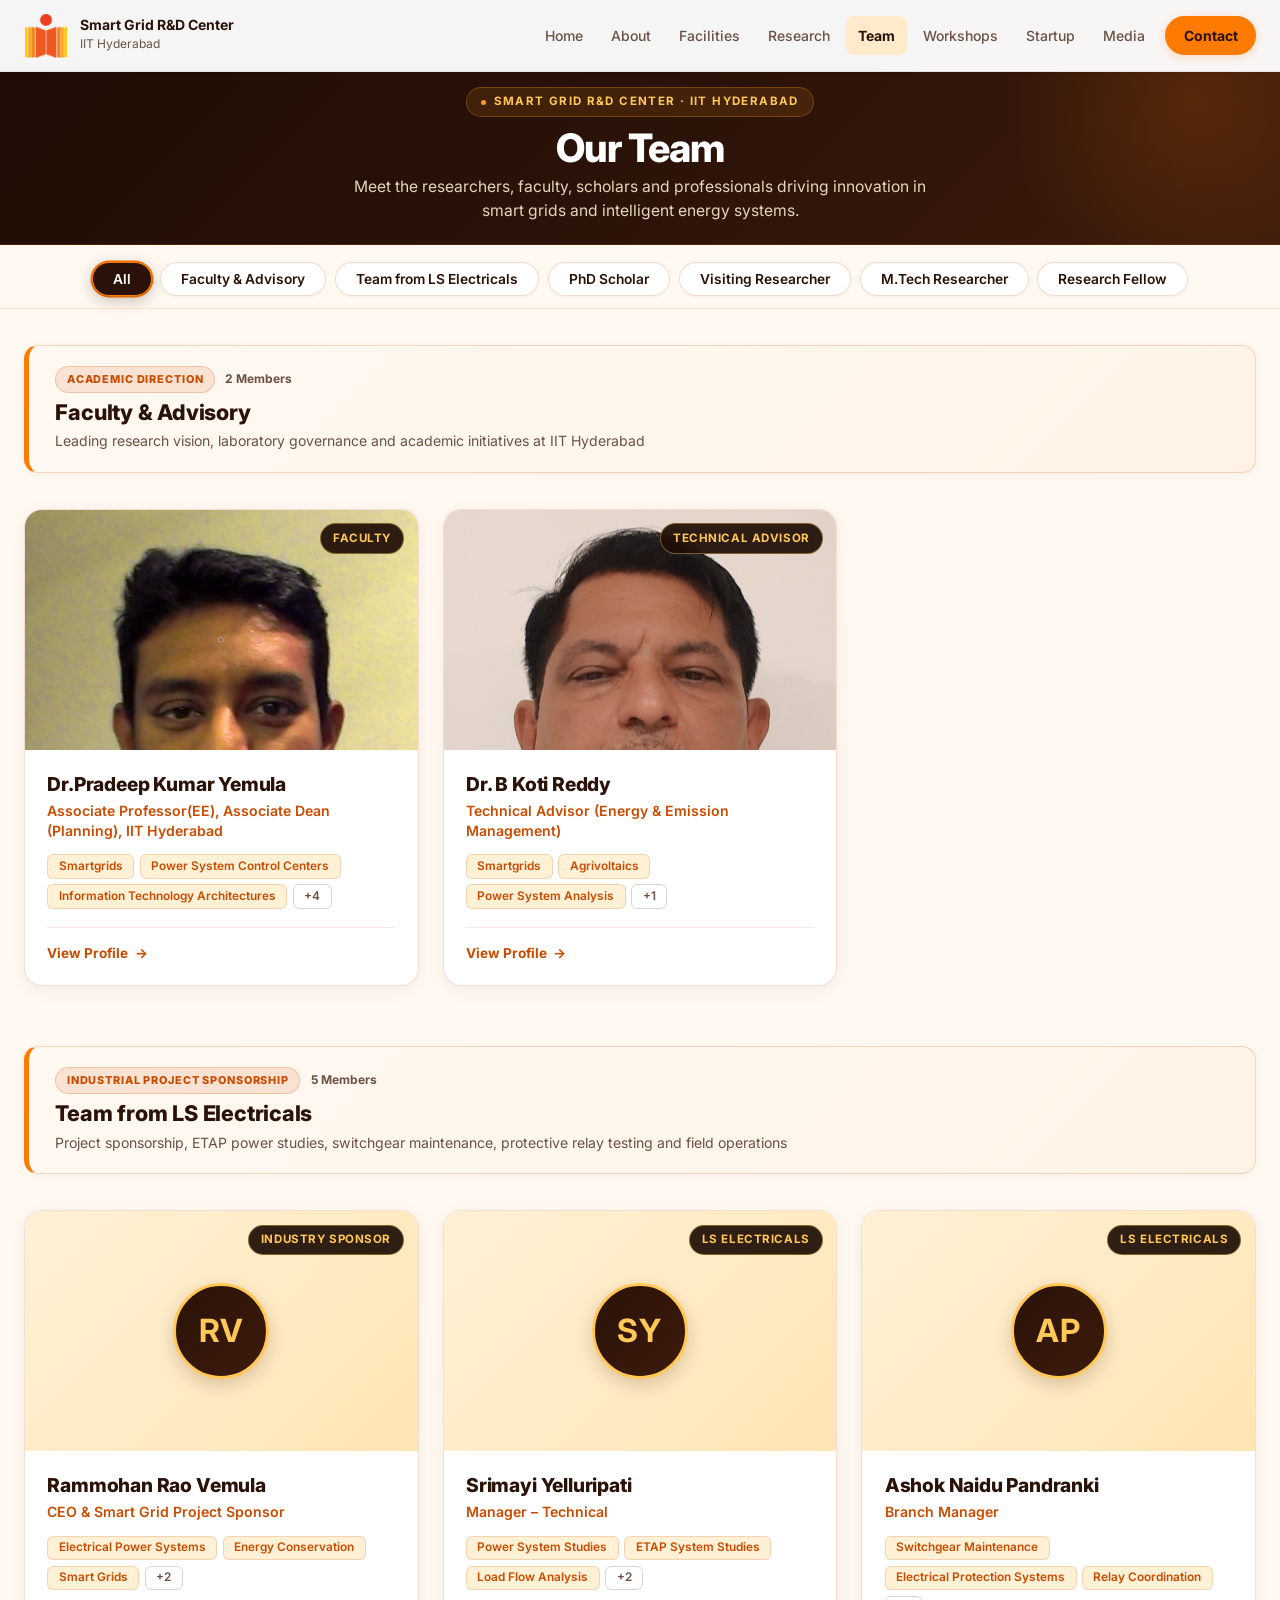
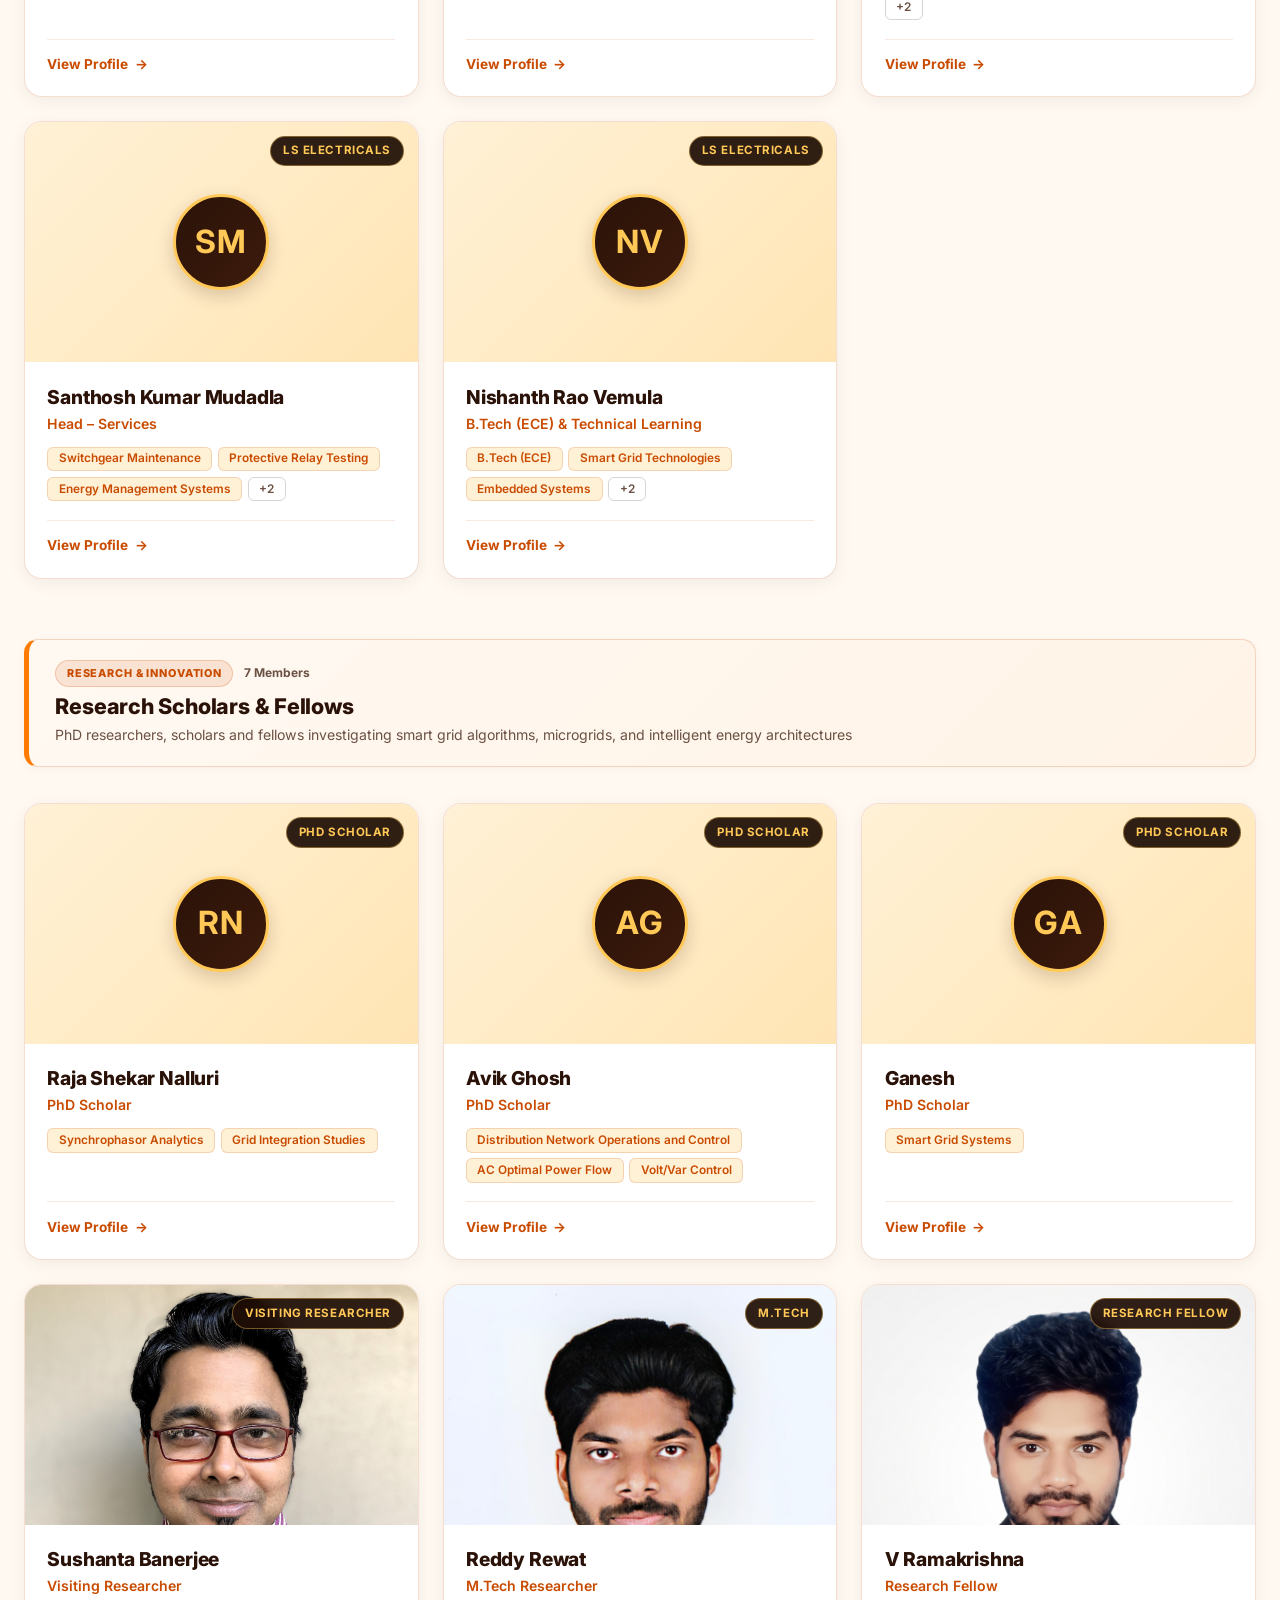
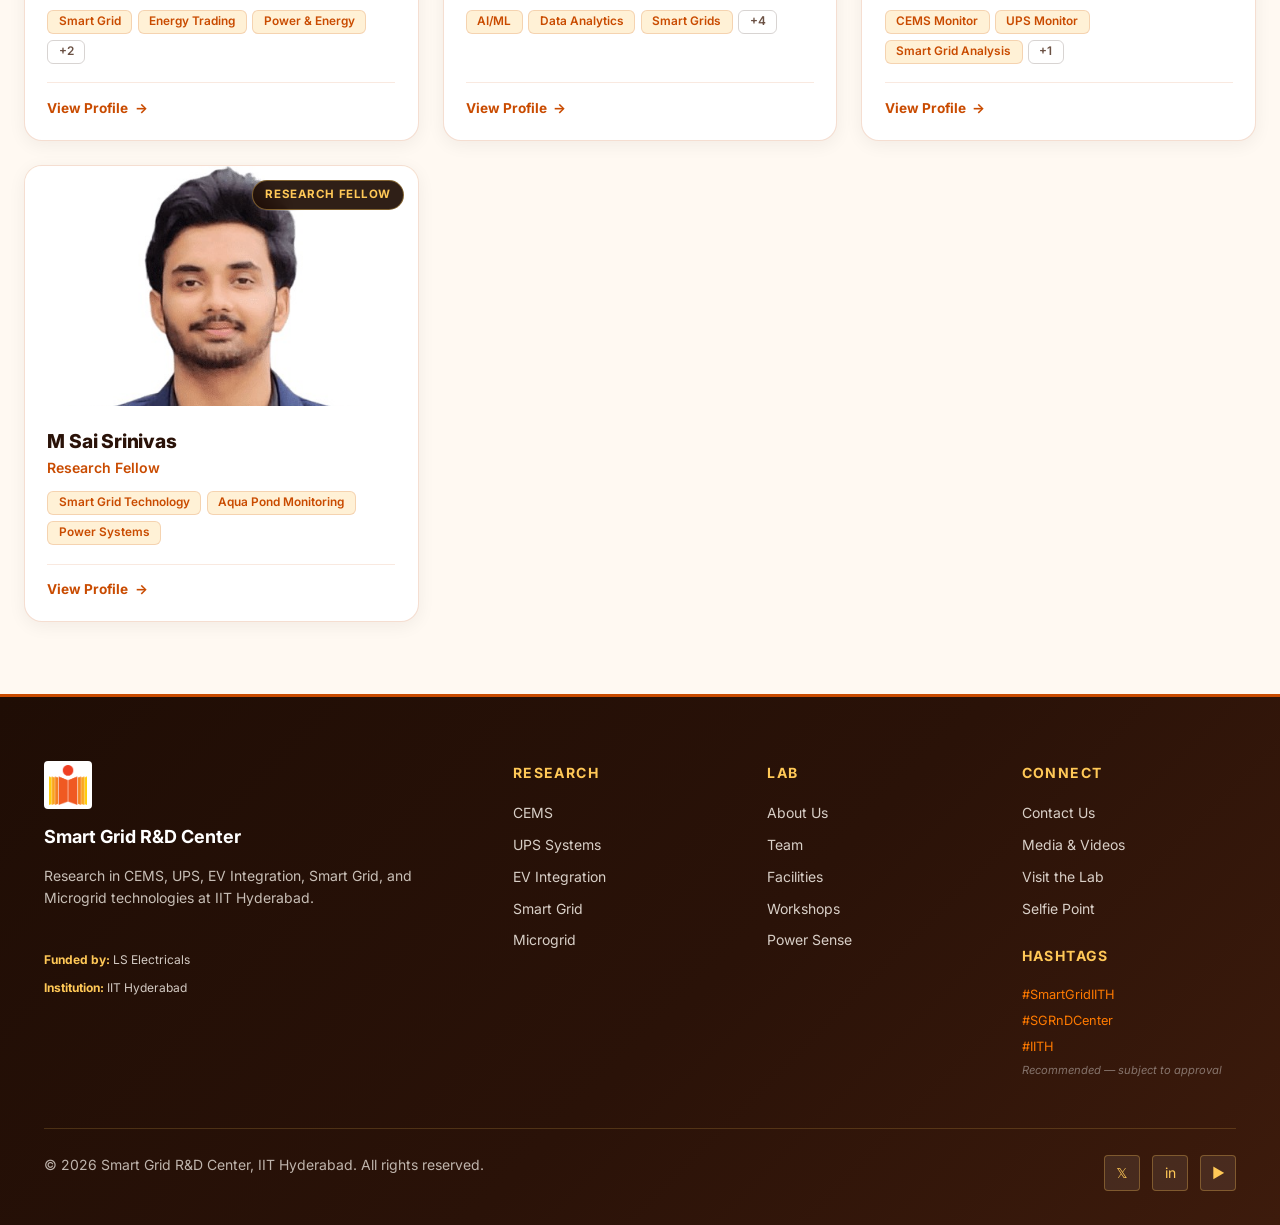
<file: team.html>
﻿<!DOCTYPE html>
<html lang="en">
<head>
  <meta charset="UTF-8">
  <meta name="viewport" content="width=device-width, initial-scale=1.0">
  <title>Our Team — Smart Grid R&D Center | IIT Hyderabad</title>
  <meta name="description" content="Meet the researchers, faculty, scholars and professionals driving innovation in smart grids and intelligent energy systems at the Smart Grid R&D Center, IIT Hyderabad.">
  <link rel="preconnect" href="https://fonts.googleapis.com">
  <link rel="preconnect" href="https://fonts.gstatic.com" crossorigin>
  <link href="https://fonts.googleapis.com/css2?family=Inter:wght@400;500;600;700;800&display=swap" rel="stylesheet">
  <link rel="stylesheet" href="css/main.css?v=2.0">
  <link rel="stylesheet" href="css/components.css?v=2.0">
  <link rel="stylesheet" href="css/responsive.css?v=2.0">

  <style>
    /* ==========================================================
       TEAM PAGE SCOPED DESIGN SYSTEM
       ========================================================== */
    .page-team {
      background-color: var(--warm-white);
    }

    /* ── Refined Compact Hero (~220–260px Desktop) ───────────── */
    .team-hero {
      position: relative;
      background: linear-gradient(135deg, #1F0C04 0%, #2A1208 50%, #3D1B0C 100%);
      color: #FFFFFF;
      padding: calc(var(--nav-height) + 0.85rem) 0 1.35rem;
      overflow: hidden;
      border-bottom: 1px solid rgba(255, 122, 0, 0.2);
    }

    .team-hero::before {
      content: '';
      position: absolute;
      top: -45%;
      right: -10%;
      width: 420px;
      height: 420px;
      background: radial-gradient(circle, rgba(255, 122, 0, 0.16) 0%, transparent 65%);
      border-radius: 50%;
      pointer-events: none;
      z-index: 0;
    }

    .team-hero .container {
      position: relative;
      z-index: 1;
      text-align: center;
      max-width: 820px;
      margin: 0 auto;
      padding: 0 1.25rem;
    }

    .team-hero__eyebrow {
      display: inline-flex;
      align-items: center;
      gap: 0.45rem;
      font-size: 0.72rem;
      font-weight: 700;
      letter-spacing: 0.12em;
      text-transform: uppercase;
      color: #FFC857;
      background: rgba(255, 154, 31, 0.12);
      border: 1px solid rgba(255, 154, 31, 0.28);
      padding: 0.28rem 0.9rem;
      border-radius: 999px;
      margin-bottom: 0.45rem;
      backdrop-filter: blur(6px);
    }

    .team-hero__eyebrow-dot {
      width: 5px;
      height: 5px;
      background: #FF9A1F;
      border-radius: 50%;
    }

    .team-hero__title {
      font-size: clamp(1.85rem, 3.2vw, 2.45rem);
      font-weight: 800;
      color: #FFFFFF;
      line-height: 1.15;
      margin-bottom: 0.35rem;
      letter-spacing: -0.02em;
    }

    .team-hero__subtitle {
      font-size: clamp(0.88rem, 1.4vw, 0.98rem);
      color: rgba(255, 241, 214, 0.88);
      line-height: 1.5;
      max-width: 600px;
      margin: 0 auto;
      font-weight: 400;
    }

    /* ── Centered Filter Navigation with Obvious Active State ── */
    .team-filter-section {
      padding: 1.1rem 0 0.75rem;
      position: sticky;
      top: var(--nav-height);
      background: rgba(255, 249, 242, 0.96);
      backdrop-filter: blur(12px);
      -webkit-backdrop-filter: blur(12px);
      z-index: 40;
      border-bottom: 1px solid rgba(201, 75, 0, 0.12);
    }

    .team-filter-container {
      display: flex;
      align-items: center;
      justify-content: center;
      gap: 0.55rem;
      flex-wrap: wrap;
      max-width: 1360px;
      margin: 0 auto;
      padding: 0 1rem;
    }

    @media (max-width: 767px) {
      .team-filter-section {
        padding: 0.75rem 0;
      }
      .team-filter-container {
        justify-content: flex-start;
        flex-wrap: nowrap;
        overflow-x: auto;
        -webkit-overflow-scrolling: touch;
        padding: 0.2rem 1rem 0.4rem;
        scrollbar-width: none;
      }
      .team-filter-container::-webkit-scrollbar {
        display: none;
      }
    }

    .team-filter-pill {
      appearance: none;
      border: 1.5px solid rgba(201, 75, 0, 0.2);
      background: var(--white);
      color: var(--energy-dark);
      font-family: var(--font-body);
      font-size: 0.86rem;
      font-weight: 600;
      padding: 0.48rem 1.25rem;
      border-radius: 999px;
      cursor: pointer;
      white-space: nowrap;
      transition: all 0.22s var(--ease-out);
      outline: none;
      display: inline-flex;
      align-items: center;
      gap: 0.35rem;
      box-shadow: 0 1px 3px rgba(42, 18, 8, 0.04);
    }

    .team-filter-pill:hover {
      border-color: var(--energy-orange);
      color: var(--energy-burnt);
      transform: translateY(-1px);
      box-shadow: 0 3px 10px rgba(80, 25, 0, 0.08);
    }

    .team-filter-pill:focus-visible {
      box-shadow: 0 0 0 3px rgba(255, 122, 0, 0.35);
    }

    .team-filter-pill.active {
      background: var(--energy-dark);
      border-color: var(--energy-orange);
      color: #FFFFFF;
      box-shadow: 0 4px 16px rgba(42, 18, 8, 0.28), 0 0 0 1.5px var(--energy-orange);
    }

    /* ── Main Team Grid Section (Main Focus) ─────────────────── */
    .team-content-section {
      padding: 2.25rem 0 4.5rem;
      min-height: 420px;
    }

    .team-grid-container {
      max-width: 1360px;
      margin: 0 auto;
      padding: 0 1.5rem;
    }

    .team-grid {
      display: grid;
      grid-template-columns: repeat(4, minmax(0, 1fr));
      gap: 1.75rem;
      width: 100%;
    }

    @media (max-width: 1399px) {
      .team-grid {
        grid-template-columns: repeat(3, minmax(0, 1fr));
        gap: 1.5rem;
      }
    }

    @media (max-width: 1023px) {
      .team-grid {
        grid-template-columns: repeat(2, minmax(0, 1fr));
        gap: 1.35rem;
      }
      .team-grid-container {
        padding: 0 1.25rem;
      }
    }

    @media (max-width: 639px) {
      .team-grid {
        grid-template-columns: 1fr;
        gap: 1.25rem;
      }
      .team-grid-container {
        padding: 0 1rem;
      }
    }

/* ── Team Section Divider / Heading ──────────────────────── */
    .team-section-divider {
      grid-column: 1 / -1;
      margin: 2.25rem 0 0.75rem;
      padding: 1.25rem 1.65rem;
      background: linear-gradient(135deg, #FFF9F2 0%, #FFF3E6 100%);
      border: 1px solid rgba(201, 75, 0, 0.2);
      border-left: 5px solid var(--energy-orange);
      border-radius: 14px;
      display: flex;
      flex-direction: column;
      gap: 0.35rem;
      box-shadow: 0 2px 10px rgba(42, 18, 8, 0.04);
    }

    .team-section-divider:first-child {
      margin-top: 0;
    }

    .team-section-divider__top {
      display: flex;
      align-items: center;
      gap: 0.65rem;
      flex-wrap: wrap;
    }

    .team-section-divider__badge {
      font-size: 0.68rem;
      font-weight: 800;
      text-transform: uppercase;
      letter-spacing: 0.08em;
      color: var(--energy-burnt);
      background: rgba(201, 75, 0, 0.12);
      border: 1px solid rgba(201, 75, 0, 0.22);
      padding: 0.22rem 0.65rem;
      border-radius: 999px;
    }

    .team-section-divider__count {
      font-size: 0.75rem;
      font-weight: 700;
      color: var(--text-muted);
    }

    .team-section-divider__title {
      font-size: 1.35rem;
      font-weight: 800;
      color: var(--energy-dark);
      margin: 0;
      letter-spacing: -0.01em;
      line-height: 1.25;
    }

    .team-section-divider__subtitle {
      font-size: 0.88rem;
      color: var(--text-muted);
      margin: 0;
      line-height: 1.45;
    }

    /* ── Team Member Card ─────────────────────────────────────── */
    .team-card {
      background: var(--white);
      border: 1px solid rgba(201, 75, 0, 0.18);
      border-radius: 18px;
      overflow: hidden;
      display: flex;
      flex-direction: column;
      box-shadow: 0 4px 18px rgba(42, 18, 8, 0.06);
      transition: transform 0.28s var(--ease-out), box-shadow 0.28s var(--ease-out), border-color 0.28s ease;
      cursor: pointer;
      position: relative;
      outline: none;
      height: 100%;
    }

    .team-card:hover {
      transform: translateY(-5px);
      box-shadow: 0 16px 36px rgba(80, 25, 0, 0.12);
      border-color: rgba(255, 122, 0, 0.5);
    }

    .team-card:focus-visible {
      box-shadow: 0 0 0 3px rgba(255, 122, 0, 0.4);
    }

    .team-card__image-box {
      width: 100%;
      height: 240px;
      position: relative;
      background: linear-gradient(135deg, #FFF1D6 0%, #FFE5B4 100%);
      overflow: hidden;
      display: flex;
      align-items: center;
      justify-content: center;
    }

    @media (max-width: 639px) {
      .team-card__image-box {
        height: 260px;
      }
    }

    .team-card__photo {
      width: 100%;
      height: 100%;
      object-fit: cover;
      object-position: top center;
      transition: transform 0.4s var(--ease-out);
    }

    .team-card:hover .team-card__photo {
      transform: scale(1.04);
    }

    .team-card__avatar-fallback {
      width: 96px;
      height: 96px;
      border-radius: 50%;
      background: linear-gradient(135deg, var(--energy-dark), #3D1B0C);
      color: #FFC857;
      font-size: 2rem;
      font-weight: 700;
      letter-spacing: 0.04em;
      display: flex;
      align-items: center;
      justify-content: center;
      border: 3.5px solid #FFC857;
      box-shadow: 0 6px 18px rgba(42, 18, 8, 0.18);
    }

    .team-card__badge {
      position: absolute;
      top: 0.85rem;
      right: 0.85rem;
      background: rgba(30, 12, 4, 0.92);
      color: #FFC857;
      font-size: 0.72rem;
      font-weight: 700;
      letter-spacing: 0.05em;
      text-transform: uppercase;
      padding: 0.28rem 0.75rem;
      border-radius: 999px;
      backdrop-filter: blur(8px);
      border: 1px solid rgba(255, 200, 87, 0.4);
      z-index: 2;
    }

    .team-card__body {
      padding: 1.4rem 1.4rem 1.25rem;
      display: flex;
      flex-direction: column;
      flex: 1;
    }

    .team-card__name {
      font-size: 1.2rem;
      font-weight: 800;
      color: var(--energy-dark);
      line-height: 1.28;
      margin: 0 0 0.28rem;
      letter-spacing: -0.01em;
    }

    .team-card__designation {
      font-size: 0.88rem;
      color: var(--energy-burnt);
      font-weight: 600;
      margin: 0 0 0.85rem;
      line-height: 1.4;
    }

    .team-card__tags {
      display: flex;
      flex-wrap: wrap;
      gap: 0.35rem;
      margin-bottom: 1.15rem;
    }

    .team-tag {
      font-size: 0.74rem;
      font-weight: 600;
      background: var(--energy-pale-amber);
      color: var(--energy-burnt);
      border: 1px solid rgba(201, 75, 0, 0.18);
      padding: 0.22rem 0.65rem;
      border-radius: 6px;
      line-height: 1.3;
    }

    .team-tag--more {
      background: transparent;
      border-color: rgba(42, 18, 8, 0.18);
      color: var(--text-muted);
    }

    .team-card__footer {
      margin-top: auto;
      padding-top: 0.85rem;
      border-top: 1px solid rgba(201, 75, 0, 0.12);
      display: flex;
      align-items: center;
      justify-content: flex-start;
    }

    .team-card__cta {
      font-size: 0.85rem;
      font-weight: 700;
      color: var(--energy-burnt);
      display: inline-flex;
      align-items: center;
      gap: 0.4rem;
      transition: color 0.2s ease;
    }

    .team-card__arrow {
      transition: transform 0.22s ease;
      display: inline-block;
    }

    .team-card:hover .team-card__cta {
      color: var(--energy-orange);
    }

    .team-card:hover .team-card__arrow {
      transform: translateX(5px);
    }

    /* ── Empty State ─────────────────────────────────────────── */
    .team-empty {
      background: var(--white);
      border: 1.5px dashed var(--color-gray-200);
      border-radius: var(--radius-lg);
      padding: 3rem 1.5rem;
      text-align: center;
      max-width: 520px;
      margin: 1.5rem auto;
      display: none;
    }

    .team-empty__icon {
      font-size: 2.5rem;
      margin-bottom: 0.75rem;
      line-height: 1;
    }

    .team-empty__title {
      font-size: 1.15rem;
      font-weight: 700;
      color: var(--energy-dark);
      margin-bottom: 0.4rem;
    }

    .team-empty__text {
      font-size: 0.88rem;
      color: var(--text-muted);
      margin: 0;
      line-height: 1.5;
    }

    /* ══════════════════════════════════════════════════════════
       COMPACT & CONTENT-DRIVEN ACADEMIC PROFILE MODAL
       ═══════════════════════════════════════════════════════════ */
    .team-modal {
      position: fixed;
      inset: 0;
      z-index: 2000;
      display: flex;
      align-items: center;
      justify-content: center;
      padding: 1.25rem;
      opacity: 0;
      pointer-events: none;
      transition: opacity 0.22s var(--ease-out);
    }

    .team-modal.active {
      opacity: 1;
      pointer-events: auto;
    }

    .team-modal__backdrop {
      position: absolute;
      inset: 0;
      background: rgba(22, 9, 3, 0.78);
      backdrop-filter: blur(8px);
      -webkit-backdrop-filter: blur(8px);
    }

    /* Unified Profile Card Container (1050–1150px on desktop) */
    .team-modal__dialog {
      position: relative;
      z-index: 10;
      background: #FFFDF9;
      width: min(1080px, calc(100% - 24px));
      max-height: calc(100vh - 2.5rem);
      border-radius: 20px;
      box-shadow: 0 25px 75px rgba(22, 9, 3, 0.48);
      border: 1px solid rgba(201, 75, 0, 0.25);
      overflow-y: auto;
      transform: scale(0.98) translateY(8px);
      transition: transform 0.22s var(--ease-out);
    }

    .team-modal.active .team-modal__dialog {
      transform: scale(1) translateY(0);
    }

    /* Modal Close Button */
    .team-modal__close {
      position: absolute;
      top: 1.15rem;
      right: 1.15rem;
      width: 34px;
      height: 34px;
      border-radius: 50%;
      background: rgba(255, 255, 255, 0.14);
      border: 1px solid rgba(255, 255, 255, 0.25);
      color: #FFFFFF;
      font-size: 1.3rem;
      line-height: 1;
      display: flex;
      align-items: center;
      justify-content: center;
      cursor: pointer;
      transition: all 0.2s var(--ease-out);
      z-index: 30;
    }

    .team-modal__close:hover {
      background: #FF7A00;
      color: #2A1208;
      border-color: #FF9F1C;
      transform: rotate(90deg) scale(1.06);
      box-shadow: 0 4px 14px rgba(255, 122, 0, 0.35);
    }

    .team-modal__close:focus-visible {
      outline: 2px solid #FFC857;
      outline-offset: 2px;
    }

    /* ── Compact Profile Header (Dark Energy Gradient) ──────── */
    .profile-header {
      background: linear-gradient(135deg, #1C0A03 0%, #2A1208 45%, #3D1B0C 100%);
      color: #FFFFFF;
      padding: 1.85rem 2.25rem 1.65rem;
      position: relative;
      overflow: hidden;
      border-bottom: 1px solid rgba(255, 122, 0, 0.2);
    }

    .profile-header__glow-decor {
      position: absolute;
      top: -35%;
      left: -10%;
      width: 360px;
      height: 360px;
      background: radial-gradient(circle, rgba(255, 122, 0, 0.18) 0%, transparent 65%);
      pointer-events: none;
      z-index: 1;
    }

    .profile-header__grid-decor {
      position: absolute;
      inset: 0;
      background-image: radial-gradient(rgba(255, 200, 87, 0.06) 1px, transparent 1px);
      background-size: 20px 20px;
      pointer-events: none;
      z-index: 1;
    }

    .profile-header__inner {
      display: flex;
      align-items: center;
      gap: 1.75rem;
      position: relative;
      z-index: 2;
    }

    @media (max-width: 639px) {
      .profile-header {
        padding: 1.5rem 1.15rem 1.35rem;
      }
      .profile-header__inner {
        flex-direction: column;
        text-align: center;
        gap: 1rem;
      }
    }

    .profile-header__avatar-wrap {
      width: 105px;
      height: 105px;
      flex-shrink: 0;
      border-radius: 50%;
      border: 3px solid #FF7A00;
      box-shadow: 0 6px 20px rgba(0, 0, 0, 0.38);
      overflow: hidden;
      background: #1F0C04;
      display: flex;
      align-items: center;
      justify-content: center;
    }

    @media (max-width: 639px) {
      .profile-header__avatar-wrap {
        width: 90px;
        height: 90px;
      }
    }

    .profile-header__photo {
      width: 100%;
      height: 100%;
      object-fit: cover;
    }

    .profile-header__avatar-fallback {
      width: 100%;
      height: 100%;
      background: linear-gradient(135deg, #1F0C04, #3D1B0C);
      color: #FFC857;
      font-size: 2.2rem;
      font-weight: 700;
      display: flex;
      align-items: center;
      justify-content: center;
    }

    .profile-header__info {
      flex: 1;
      min-width: 0;
    }

    .profile-role-badge {
      display: inline-flex;
      align-items: center;
      font-size: 0.68rem;
      font-weight: 700;
      text-transform: uppercase;
      letter-spacing: 0.08em;
      color: #FFC857;
      background: rgba(255, 200, 87, 0.14);
      border: 1px solid rgba(255, 200, 87, 0.35);
      padding: 0.2rem 0.7rem;
      border-radius: 999px;
      margin-bottom: 0.35rem;
    }

    .profile-name {
      font-size: clamp(1.4rem, 2.4vw, 1.8rem);
      font-weight: 800;
      color: #FFFFFF;
      line-height: 1.2;
      margin: 0 0 0.2rem;
      letter-spacing: -0.01em;
    }

    .profile-designation {
      font-size: 0.92rem;
      color: #FF9F1C;
      font-weight: 600;
      margin: 0 0 0.2rem;
      line-height: 1.35;
    }

    .profile-institution {
      font-size: 0.82rem;
      color: rgba(255, 241, 214, 0.8);
      margin: 0 0 0.85rem;
      font-weight: 400;
    }

    .profile-actions {
      display: flex;
      flex-wrap: wrap;
      gap: 0.5rem;
    }

    @media (max-width: 639px) {
      .profile-actions {
        justify-content: center;
      }
    }

    .profile-btn {
      display: inline-flex;
      align-items: center;
      gap: 0.35rem;
      font-size: 0.78rem;
      font-weight: 600;
      padding: 0.38rem 0.9rem;
      border-radius: 999px;
      text-decoration: none;
      transition: all 0.2s ease;
    }

    .profile-btn--email {
      background: rgba(255, 255, 255, 0.12);
      color: #FFFFFF;
      border: 1px solid rgba(255, 255, 255, 0.25);
    }
    .profile-btn--email:hover {
      background: rgba(255, 255, 255, 0.22);
      border-color: #FFFFFF;
      color: #FFFFFF;
    }

    .profile-btn--scholar {
      background: #FF7A00;
      color: #2A1208;
      font-weight: 700;
      border: 1px solid #FF9F1C;
      box-shadow: 0 2px 8px rgba(255, 122, 0, 0.3);
    }
    .profile-btn--scholar:hover {
      background: #FF9A1F;
      color: #2A1208;
      transform: translateY(-1px);
    }

    /* ── Content Body (TIGHT, COMPACT, CONTENT-DRIVEN SPACING) ── */
    .profile-body {
      padding: 1.5rem 2.25rem 1.85rem;
      background: #FFFDF9;
      display: flex;
      flex-direction: column;
      gap: 1rem; /* Exactly ~16px natural gap between sections */
    }

    @media (max-width: 639px) {
      .profile-body {
        padding: 1.15rem 1.15rem 1.35rem;
        gap: 0.9rem;
      }
    }

    /* Individual Section Container: 100% Content Driven, No Fixed Heights */
    .profile-section {
      margin: 0;
      padding: 0;
      min-height: unset;
    }

    .profile-section__title {
      font-size: 1.02rem;
      font-weight: 700;
      color: var(--energy-dark);
      padding-bottom: 0.35rem;
      border-bottom: 1.5px solid rgba(201, 75, 0, 0.16);
      margin: 0 0 0.55rem;
      display: flex;
      align-items: center;
      gap: 0.45rem;
      letter-spacing: -0.01em;
    }

    .profile-section__icon {
      width: 17px;
      height: 17px;
      color: #FF7A00;
      flex-shrink: 0;
    }

    .profile-bio {
      font-size: 0.92rem;
      color: #24150F;
      line-height: 1.55;
      margin: 0;
    }

    .profile-tags {
      display: flex;
      flex-wrap: wrap;
      gap: 0.45rem;
      margin: 0;
    }

    .profile-tag {
      font-size: 0.8rem;
      font-weight: 600;
      background: #FFF4E5;
      color: #C94B00;
      border: 1px solid rgba(201, 75, 0, 0.22);
      padding: 0.28rem 0.8rem;
      border-radius: 999px;
      transition: transform 0.2s ease, background-color 0.2s ease;
    }

    .profile-tag:hover {
      background-color: #FFE7C7;
      transform: translateY(-1px);
    }

    /* Projects & Patents List */
    .profile-project-list {
      list-style: none;
      padding: 0;
      margin: 0;
      display: flex;
      flex-direction: column;
      gap: 0.5rem;
    }

    .profile-project-item {
      background: #FFFFFF;
      border: 1px solid rgba(201, 75, 0, 0.14);
      border-left: 3px solid #FF7A00;
      padding: 0.55rem 0.85rem;
      border-radius: 8px;
      font-size: 0.88rem;
      color: #24150F;
      line-height: 1.45;
      display: flex;
      align-items: flex-start;
      gap: 0.55rem;
    }

    .profile-project-item__bullet {
      color: #FF7A00;
      font-size: 1.25rem;
      font-weight: 800;
      line-height: 1;
      flex-shrink: 0;
      margin-top: -1px;
    }

    .profile-project-item__text {
      flex: 1;
    }

    /* Selected Publications */
    .profile-pubs {
      display: flex;
      flex-direction: column;
      gap: 0.5rem;
    }

    .profile-pub-entry {
      background: #FFFFFF;
      border: 1px solid rgba(201, 75, 0, 0.14);
      border-left: 3px solid #FF7A00;
      padding: 0.6rem 0.85rem;
      border-radius: 8px;
      display: flex;
      align-items: flex-start;
      gap: 0.75rem;
      transition: transform 0.2s ease, border-color 0.2s ease, box-shadow 0.2s ease;
    }

    .profile-pub-entry:hover {
      transform: translateX(3px);
      border-color: rgba(255, 122, 0, 0.45);
      box-shadow: 0 3px 10px rgba(80, 25, 0, 0.05);
    }

    .profile-pub-badge {
      display: inline-flex;
      align-items: center;
      justify-content: center;
      width: 26px;
      height: 26px;
      border-radius: 6px;
      background: #FFF1D6;
      color: #C94B00;
      font-size: 0.74rem;
      font-weight: 800;
      flex-shrink: 0;
      margin-top: 1px;
      border: 1px solid rgba(201, 75, 0, 0.22);
    }

    .profile-pub-text {
      font-size: 0.88rem;
      color: #24150F;
      line-height: 1.45;
      font-weight: 500;
      flex: 1;
    }

    /* Modal open body lock */
    body.modal-open {
      overflow: hidden;
    }

    /* Accessibility */
    @media (prefers-reduced-motion: reduce) {
      .team-card,
      .team-card__photo,
      .team-card__arrow,
      .team-modal,
      .team-modal__dialog,
      .team-filter-pill,
      .profile-pub-entry,
      .profile-tag {
        transition: none !important;
        transform: none !important;
      }
    }
  </style>
</head>

<body class="page-team">

  <!-- ════════════════════════════════════════════════════════════
       NAVBAR
  ═══════════════════════════════════════════════════════════════ -->
    <nav class="navbar" role="navigation" aria-label="Main navigation">
    <div class="navbar__inner">
      <a href="index.html" class="navbar__brand" aria-label="Smart Grid R&amp;D Center Home">
        <div class="navbar__logo">
          <img src="assets/images/logos/iith-logo.png" alt="IIT Hyderabad Logo" class="navbar__logo-img">
        </div>
        <div class="navbar__brand-text">
          <span class="navbar__brand-name">Smart Grid R&amp;D Center</span>
          <span class="navbar__brand-sub">IIT Hyderabad</span>
        </div>
      </a>

      <div class="navbar__nav" role="list">
        <a href="index.html" class="navbar__link" role="listitem">Home</a>
        <a href="about.html" class="navbar__link" role="listitem">About</a>
        <a href="facilities.html" class="navbar__link" role="listitem">Facilities</a>
        <a href="research.html" class="navbar__link" role="listitem">Research</a>
        <a href="team.html" class="navbar__link active" role="listitem">Team</a>
        <a href="events.html" class="navbar__link" role="listitem">Workshops</a>
        <a href="startup.html" class="navbar__link" role="listitem">Startup</a>
        <a href="media.html" class="navbar__link" role="listitem">Media</a>
        <a href="contact.html" class="navbar__link navbar__link--cta" role="listitem">Contact</a>
      </div>

      <button class="navbar__toggle" aria-label="Toggle mobile menu" aria-expanded="false">
        <span></span><span></span><span></span>
      </button>
    </div>

    <div class="navbar__mobile" aria-label="Mobile navigation">
      <a href="index.html" class="navbar__link">Home</a>
      <a href="about.html" class="navbar__link">About</a>
      <a href="facilities.html" class="navbar__link">Facilities</a>
      <a href="research.html" class="navbar__link">Research</a>
      <a href="team.html" class="navbar__link active">Team</a>
      <a href="events.html" class="navbar__link">Workshops</a>
      <a href="startup.html" class="navbar__link">Startup</a>
      <a href="media.html" class="navbar__link">Media</a>
      <a href="contact.html" class="navbar__link navbar__link--cta">Contact</a>
    </div>
  </nav>

  <main class="page-content" style="margin-top: 0;">

    <!-- ══════════════════════════════════════════════════════════
         COMPACT HERO
    ═══════════════════════════════════════════════════════════ -->
    <header class="team-hero" aria-label="Page Introduction">
      <div class="container">
        <div class="team-hero__eyebrow">
          <span class="team-hero__eyebrow-dot"></span>
          SMART GRID R&amp;D CENTER &middot; IIT HYDERABAD
        </div>
        <h1 class="team-hero__title">Our Team</h1>
        <p class="team-hero__subtitle">
          Meet the researchers, faculty, scholars and professionals driving innovation in smart grids and intelligent energy systems.
        </p>
      </div>
    </header>

    <!-- ══════════════════════════════════════════════════════════
         CENTERED DYNAMIC FILTER PILLS
    ═══════════════════════════════════════════════════════════ -->
    <section class="team-filter-section" aria-label="Team Filters">
      <div class="team-filter-container" id="team-filters" role="tablist" aria-label="Filter by Team Category">
        <!-- Dynamically generated from TEAM_DATA in js/team.js -->
      </div>
    </section>

    <!-- ══════════════════════════════════════════════════════════
         TEAM MEMBER CARDS GRID (Main Focus & Prominent)
    ═══════════════════════════════════════════════════════════ -->
    <section class="team-content-section" aria-label="Team Directory">
      <div class="team-grid-container">
        
        <!-- Cards Grid Container -->
        <div class="team-grid" id="team-grid">
          <!-- Dynamically populated from TEAM_DATA in js/team.js -->
        </div>

        <!-- Empty State Fallback -->
        <div class="team-empty" id="team-empty">
          <div class="team-empty__icon">👥</div>
          <h3 class="team-empty__title">No Team Members Found</h3>
          <p class="team-empty__text">No team members are currently listed in this category.</p>
        </div>

      </div>
    </section>

  </main>

  <!-- ════════════════════════════════════════════════════════════
       INDIVIDUAL PROFILE MODAL (Accessible Dialog)
  ═══════════════════════════════════════════════════════════════ -->
  <div class="team-modal" id="team-profile-modal" role="dialog" aria-modal="true" aria-hidden="true" aria-label="Team Member Profile">
    <div class="team-modal__backdrop" id="team-modal-backdrop"></div>
    <div class="team-modal__dialog">
      <button type="button" class="team-modal__close" aria-label="Close Profile Dialog">&times;</button>
      <div id="team-modal-content">
        <!-- Rendered dynamically by js/team.js as One Unified Profile Panel -->
      </div>
    </div>
  </div>

  <!-- ════════════════════════════════════════════════════════════
       FOOTER
  ═══════════════════════════════════════════════════════════════ -->
  <footer class="footer" role="contentinfo">
    <div class="container">
      <div class="footer__grid">
        <div class="footer__brand">
          <div class="footer__logo">
            <img src="assets/images/logos/iith-logo.png" alt="IIT Hyderabad Logo" class="footer__logo-img">
          </div>
          <div class="footer__name">Smart Grid R&amp;D Center</div>
          <p class="footer__tagline">
            Research in CEMS, UPS, EV Integration, Smart Grid, and Microgrid technologies at IIT Hyderabad.
          </p>
          <div class="footer__credits">
            <div class="footer__credit-item"><span class="footer__credit-label">Funded by:</span> LS Electricals</div>
            <div class="footer__credit-item"><span class="footer__credit-label">Institution:</span> IIT Hyderabad</div>
          </div>
        </div>

        <div>
          <div class="footer__col-title">Research</div>
          <nav class="footer__links" aria-label="Research links">
            <a href="research.html#cems" class="footer__link">CEMS</a>
            <a href="research.html#ups" class="footer__link">UPS Systems</a>
            <a href="research.html#ev" class="footer__link">EV Integration</a>
            <a href="research.html#smart-grid" class="footer__link">Smart Grid</a>
            <a href="research.html#microgrid" class="footer__link">Microgrid</a>
          </nav>
        </div>

        <div>
          <div class="footer__col-title">Lab</div>
          <nav class="footer__links" aria-label="Lab links">
            <a href="about.html" class="footer__link">About Us</a>
            <a href="team.html" class="footer__link">Team</a>
            <a href="facilities.html" class="footer__link">Facilities</a>
            <a href="events.html" class="footer__link">Workshops</a>
            <a href="startup.html" class="footer__link">Power Sense</a>
          </nav>
        </div>

        <div>
          <div class="footer__col-title">Connect</div>
          <nav class="footer__links" aria-label="Connect links">
            <a href="contact.html" class="footer__link">Contact Us</a>
            <a href="media.html" class="footer__link">Media &amp; Videos</a>
            <a href="media.html#visitor-experience" class="footer__link">Visit the Lab</a>
            <a href="media.html#selfie-point" class="footer__link">Selfie Point</a>
          </nav>
          <div style="margin-top:1.5rem;">
            <div class="footer__col-title">Hashtags</div>
            <div style="display:flex;flex-direction:column;gap:0.25rem;margin-top:0.5rem;">
              <span style="font-size:0.8rem;color:var(--color-green);">#SmartGridIITH</span>
              <span style="font-size:0.8rem;color:var(--color-green);">#SGRnDCenter</span>
              <span style="font-size:0.8rem;color:var(--color-green);">#IITH</span>
              <span style="font-size:0.8rem;color:rgba(255,255,255,0.4);font-style:italic;font-size:0.7rem;">Recommended — subject to approval</span>
            </div>
          </div>
        </div>
      </div>

      <div class="footer__bottom">
        <p class="footer__copy">© 2026 Smart Grid R&amp;D Center, IIT Hyderabad. All rights reserved.</p>
        <div class="footer__social" aria-label="Social media links">
          <a href="#" class="footer__social-link" title="Twitter / X" aria-label="Twitter">𝕏</a>
          <a href="#" class="footer__social-link" title="LinkedIn" aria-label="LinkedIn">in</a>
          <a href="#" class="footer__social-link" title="YouTube" aria-label="YouTube">▶</a>
        </div>
      </div>
    </div>
  </footer>

  <!-- Scripts in guaranteed loading order -->
  <script src="js/main.js"></script>
  <script src="data/team.js"></script>
  <script src="js/team.js"></script>
</body>
</html>
</file>
<file: css/main.css>
/* ============================================================
   Smart Grid R&D Center — IITH
   main.css — Global Styles, Variables, Typography, Nav, Footer
   ============================================================ */

/* ── Approved Global Design System ──────────────────────────── */
:root {
  /* Master Energy Palette */
  --energy-dark:        #2A1208;
  --energy-brown:       #3D1B0C;
  --energy-burnt:       #C94B00;
  --energy-orange:      #FF7A00;
  --energy-amber:       #FF9F1C;
  --energy-light-amber: #FFC857;
  --energy-pale-amber:  #FFF1D6;

  --warm-white:         #FFF9F2;
  --white:              #FFFFFF;

  --text-dark:          #2A1208;
  --text-muted:         #6B5144;
  --text-light:         #A68C7B;

  --border-energy:      rgba(201, 75, 0, 0.22);
  --border-accent:      #FF7A00;
  --shadow-energy:      rgba(80, 25, 0, 0.14);

  /* Canonical Aliases */
  --color-navy:         #2A1208;
  --color-navy-mid:     #3D1B0C;
  --color-navy-light:   #5A2108;
  --color-green:        #FF7A00;
  --color-green-dark:   #C94B00;
  --color-green-light:  #FFC857;
  --color-white:        #FFFFFF;
  --color-off-white:    #FFF9F2;
  --color-gray-100:     #FBF3EA;
  --color-gray-200:     #E7D3C2;
  --color-gray-400:     #A68C7B;
  --color-gray-600:     #6B5144;
  --color-gray-800:     #3D1B0C;
  --color-text:         #2A1208;
  --color-text-muted:   #6B5144;
  --color-amber:        #FF9F1C;
  --color-amber-light:  #FFF1D6;
  --color-red:          #EF4444;

  /* Typography */
  --font-heading: 'Inter', 'Segoe UI', system-ui, sans-serif;
  --font-body:    'Inter', 'Segoe UI', system-ui, sans-serif;
  --font-mono:    'JetBrains Mono', 'Fira Code', monospace;

  /* Font sizes (fluid clamp) */
  --text-xs:   0.75rem;
  --text-sm:   0.875rem;
  --text-base: 1rem;
  --text-lg:   1.125rem;
  --text-xl:   1.25rem;
  --text-2xl:  1.5rem;
  --text-3xl:  1.875rem;
  --text-4xl:  2.25rem;
  --text-5xl:  clamp(2.25rem, 5vw, 3.5rem);
  --text-6xl:  clamp(2.75rem, 6vw, 4.5rem);

  /* Spacing */
  --space-1:  0.25rem;
  --space-2:  0.5rem;
  --space-3:  0.75rem;
  --space-4:  1rem;
  --space-5:  1.25rem;
  --space-6:  1.5rem;
  --space-8:  2rem;
  --space-10: 2.5rem;
  --space-12: 3rem;
  --space-16: 4rem;
  --space-20: 5rem;
  --space-24: 6rem;

  /* Layout */
  --container-max: 1240px;
  --container-wide: 1440px;
  --nav-height: 72px;

  /* Borders */
  --radius-sm:   4px;
  --radius-md:   8px;
  --radius-lg:   14px;
  --radius-xl:   20px;
  --radius-full: 9999px;

  /* Shadows — Warm Energy */
  --shadow-sm:  0 1px 3px rgba(42, 18, 8, 0.06), 0 1px 2px rgba(42, 18, 8, 0.04);
  --shadow-md:  0 4px 16px rgba(42, 18, 8, 0.08), 0 2px 6px rgba(42, 18, 8, 0.04);
  --shadow-lg:  0 12px 35px rgba(80, 25, 0, 0.12), 0 4px 12px rgba(80, 25, 0, 0.06);
  --shadow-xl:  0 20px 55px rgba(80, 25, 0, 0.18);

  /* Transitions */
  --transition-fast:   150ms ease;
  --transition-base:   250ms ease;
  --transition-slow:   400ms ease;
}

/* ── Reset & Base ───────────────────────────────────────────── */
*, *::before, *::after {
  box-sizing: border-box;
  margin: 0;
  padding: 0;
}

html {
  font-size: 16px;
  scroll-behavior: smooth;
  scroll-padding-top: calc(var(--nav-height) + 16px);
}

body {
  font-family: var(--font-body);
  font-size: var(--text-base);
  line-height: 1.7;
  color: var(--text-dark);
  background-color: var(--warm-white);
  -webkit-font-smoothing: antialiased;
  -moz-osx-font-smoothing: grayscale;
}

img, video {
  max-width: 100%;
  height: auto;
  display: block;
}

a {
  color: var(--energy-burnt);
  text-decoration: none;
  transition: color var(--transition-fast);
}
a:hover { color: var(--energy-orange); }

ul, ol { list-style: none; }

button {
  cursor: pointer;
  font-family: inherit;
  border: none;
  background: none;
}

input, textarea, select {
  font-family: inherit;
  font-size: inherit;
}

/* ── Typography ─────────────────────────────────────────────── */
h1, h2, h3, h4, h5, h6 {
  font-family: var(--font-heading);
  font-weight: 700;
  line-height: 1.25;
  color: var(--energy-dark);
}

h1 { font-size: var(--text-5xl); }
h2 { font-size: var(--text-4xl); }
h3 { font-size: var(--text-3xl); }
h4 { font-size: var(--text-2xl); }
h5 { font-size: var(--text-xl); }
h6 { font-size: var(--text-lg); }

p { margin-bottom: var(--space-4); }
p:last-child { margin-bottom: 0; }

/* ── Layout Utilities ───────────────────────────────────────── */
.container {
  width: 100%;
  max-width: var(--container-max);
  margin: 0 auto;
  padding: 0 var(--space-6);
}

.container--wide {
  max-width: var(--container-wide);
}

.section, section {
  padding: var(--space-20) 0;
  background-color: var(--warm-white);
  scroll-margin-top: calc(var(--nav-height) + 16px);
}

.section--sm {
  padding: var(--space-12) 0;
}

.section--alt {
  background-color: var(--white);
}

.section--dark {
  background: linear-gradient(135deg, var(--energy-dark) 0%, var(--energy-brown) 100%);
  color: var(--white);
}
.section--dark h1,
.section--dark h2,
.section--dark h3,
.section--dark h4,
.section--dark h5,
.section--dark h6 {
  color: var(--white);
}

.section-header {
  text-align: center;
  max-width: 720px;
  margin: 0 auto var(--space-12);
}

.section-label {
  display: inline-block;
  font-size: var(--text-xs);
  font-weight: 700;
  text-transform: uppercase;
  letter-spacing: 0.12em;
  color: var(--energy-burnt);
  margin-bottom: var(--space-3);
}

.section-label--dark {
  color: var(--energy-light-amber);
}

.section-title {
  color: var(--energy-dark);
  margin-bottom: var(--space-4);
  letter-spacing: -0.01em;
}

.section-subtitle {
  font-size: var(--text-lg);
  color: var(--text-muted);
  line-height: 1.6;
}

/* Grid helpers */
.grid {
  display: grid;
  gap: var(--space-6);
}

.grid-1 { grid-template-columns: 1fr; }
.grid-2 { grid-template-columns: repeat(2, 1fr); }
.grid-3 { grid-template-columns: repeat(3, 1fr); }
.grid-4 { grid-template-columns: repeat(4, 1fr); }

.flex { display: flex; }
.flex-center { display: flex; align-items: center; justify-content: center; }
.flex-between { display: flex; align-items: center; justify-content: space-between; }
.flex-col { display: flex; flex-direction: column; }
.gap-2 { gap: var(--space-2); }
.gap-3 { gap: var(--space-3); }
.gap-4 { gap: var(--space-4); }
.gap-6 { gap: var(--space-6); }
.gap-8 { gap: var(--space-8); }

/* ── Navbar ─────────────────────────────────────────────────── */
.navbar {
  position: fixed !important;
  top: 0 !important;
  left: 0 !important;
  right: 0 !important;
  width: 100% !important;
  z-index: 99999 !important;
  height: var(--nav-height) !important;
  background: rgba(255, 255, 255, 0.96);
  backdrop-filter: blur(12px);
  -webkit-backdrop-filter: blur(12px);
  border-bottom: 1px solid rgba(42, 18, 8, 0.08);
  box-shadow: 0 1px 4px rgba(42, 18, 8, 0.04);
  transition: background-color var(--transition-base), box-shadow var(--transition-base), border-color var(--transition-base);
}

.navbar.scrolled {
  background: rgba(255, 255, 255, 0.98);
  box-shadow: 0 4px 20px rgba(42, 18, 8, 0.08);
  border-bottom-color: rgba(42, 18, 8, 0.12);
}

.navbar__inner {
  display: flex;
  align-items: center;
  justify-content: space-between;
  height: 100%;
  max-width: var(--container-wide);
  margin: 0 auto;
  padding: 0 var(--space-6);
  position: relative;
  z-index: 100000;
}

/* Brand */
.navbar__brand {
  display: flex;
  align-items: center;
  gap: var(--space-3);
  text-decoration: none;
  flex-shrink: 0;
}

.navbar__logo {
  width: 44px;
  height: 44px;
  border-radius: var(--radius-sm);
  display: flex;
  align-items: center;
  justify-content: center;
  flex-shrink: 0;
  overflow: hidden;
}

.navbar__logo-img {
  width: 100%;
  height: 100%;
  object-fit: contain;
  display: block;
}

.navbar__brand-text {
  display: flex;
  flex-direction: column;
}

.navbar__brand-name {
  font-weight: 700;
  font-size: var(--text-sm);
  color: var(--energy-dark);
  line-height: 1.2;
  white-space: nowrap;
}

.navbar__brand-sub {
  font-size: var(--text-xs);
  color: var(--text-muted);
  white-space: nowrap;
}

/* Nav links */
.navbar__nav {
  display: flex;
  align-items: center;
  gap: 0.25rem;
}

.navbar__link {
  font-size: var(--text-sm);
  font-weight: 500;
  color: var(--text-muted);
  padding: 0.45rem 0.75rem;
  border-radius: var(--radius-md);
  transition: color var(--transition-fast), background-color var(--transition-fast);
  white-space: nowrap;
}

.navbar__link:hover {
  color: var(--energy-dark);
  background-color: var(--energy-pale-amber);
}

.navbar__link.active {
  color: var(--energy-dark);
  background-color: #FFEACC;
  font-weight: 700;
}

.navbar__link--cta {
  background-color: var(--energy-orange) !important;
  color: var(--energy-dark) !important;
  font-weight: 700 !important;
  padding: 0.45rem 1.15rem;
  border-radius: var(--radius-full);
  margin-left: 0.25rem;
  box-shadow: 0 2px 10px rgba(255, 122, 0, 0.25);
  transition: all var(--transition-fast);
}

.navbar__link--cta:hover {
  background-color: var(--energy-amber) !important;
  color: var(--energy-dark) !important;
  transform: translateY(-1px);
  box-shadow: 0 4px 14px rgba(255, 122, 0, 0.35);
}

/* Mobile toggle */
.navbar__toggle {
  display: none;
  flex-direction: column;
  gap: 5px;
  padding: var(--space-2);
  cursor: pointer;
}

.navbar__toggle span {
  display: block;
  width: 24px;
  height: 2px;
  background-color: var(--energy-dark);
  border-radius: var(--radius-full);
  transition: transform var(--transition-base), opacity var(--transition-base);
}

.navbar__toggle.open span:nth-child(1) { transform: translateY(7px) rotate(45deg); }
.navbar__toggle.open span:nth-child(2) { opacity: 0; }
.navbar__toggle.open span:nth-child(3) { transform: translateY(-7px) rotate(-45deg); }

/* Mobile nav drawer */
.navbar__mobile {
  display: flex;
  flex-direction: column;
  gap: var(--space-1);
  position: fixed !important;
  top: var(--nav-height) !important;
  left: 0 !important;
  right: 0 !important;
  width: 100% !important;
  background-color: rgba(255, 255, 255, 0.98);
  backdrop-filter: blur(16px);
  -webkit-backdrop-filter: blur(16px);
  border-bottom: 1px solid var(--color-gray-200);
  box-shadow: 0 12px 30px rgba(42, 18, 8, 0.12);
  padding: var(--space-4) var(--space-6);
  z-index: 99998 !important;
  max-height: calc(100vh - var(--nav-height));
  overflow-y: auto;
  transform: translateY(-110%);
  opacity: 0;
  pointer-events: none;
  transition: transform 0.3s var(--transition-base), opacity 0.25s ease;
}

.navbar__mobile.open {
  transform: translateY(0) !important;
  opacity: 1 !important;
  pointer-events: auto !important;
}

.navbar__mobile .navbar__link {
  padding: 0.65rem 1rem;
  font-size: var(--text-base);
  border-radius: var(--radius-md);
  font-weight: 600;
}

.navbar__mobile .navbar__link--cta {
  margin-top: var(--space-2);
  text-align: center;
  justify-content: center;
}

/* Page top offset — content sections carry their own padding-top: calc(nav-height + ...) */
.page-content {
  margin-top: 0;
}

/* ── Breadcrumb & Page Header ───────────────────────────────── */
.breadcrumb {
  background: linear-gradient(135deg, #2A1208 0%, #5A2108 45%, #C94B00 100%);
  padding: calc(var(--nav-height) + var(--space-8)) 0 var(--space-10);
  border-bottom: 3px solid var(--energy-orange);
  position: relative;
  overflow: hidden;
}

.breadcrumb::after {
  content: '';
  position: absolute;
  top: -80px;
  right: -80px;
  width: 480px;
  height: 480px;
  background: radial-gradient(circle, rgba(255, 159, 28, 0.22) 0%, transparent 70%);
  pointer-events: none;
}

.breadcrumb::before {
  content: '';
  position: absolute;
  bottom: -60px;
  left: 15%;
  width: 380px;
  height: 380px;
  background: radial-gradient(circle, rgba(255, 122, 0, 0.16) 0%, transparent 70%);
  pointer-events: none;
}

.breadcrumb__nav {
  display: flex;
  align-items: center;
  gap: var(--space-2);
  margin-bottom: var(--space-3);
  font-size: var(--text-sm);
  position: relative;
  z-index: 1;
}

.breadcrumb__link {
  color: var(--energy-light-amber);
  opacity: 0.9;
  font-weight: 600;
  transition: opacity var(--transition-fast), color var(--transition-fast);
}

.breadcrumb__link:hover { opacity: 1; color: var(--white); }

.breadcrumb__sep {
  color: rgba(255, 249, 242, 0.5);
}

.breadcrumb__current {
  color: var(--white);
  font-weight: 700;
}

.breadcrumb__title {
  color: var(--white);
  font-size: var(--text-4xl);
  font-weight: 800;
  letter-spacing: -0.02em;
  position: relative;
  z-index: 1;
  text-shadow: 0 2px 10px rgba(0, 0, 0, 0.35);
}

.breadcrumb__subtitle {
  color: rgba(255, 249, 242, 0.92);
  font-size: var(--text-lg);
  margin-top: var(--space-2);
  max-width: 720px;
  line-height: 1.6;
  position: relative;
  z-index: 1;
  text-shadow: 0 1px 6px rgba(0, 0, 0, 0.25);
}

/* ── Footer ─────────────────────────────────────────────────── */
.footer {
  background: linear-gradient(135deg, #1F0D05 0%, #2A1208 55%, #3D1B0C 100%);
  color: rgba(255, 249, 242, 0.85);
  padding: var(--space-16) 0 var(--space-8);
  border-top: 3px solid var(--energy-burnt);
}

.footer__grid {
  display: grid;
  grid-template-columns: 2fr 1fr 1fr 1fr;
  gap: var(--space-10);
  margin-bottom: var(--space-12);
}

.footer__brand {
  display: flex;
  flex-direction: column;
  gap: var(--space-4);
}

.footer__logo {
  width: 48px;
  height: 48px;
  border-radius: var(--radius-sm);
  display: flex;
  align-items: center;
  justify-content: center;
  flex-shrink: 0;
  overflow: hidden;
  background: #FFFFFF;
  padding: 4px;
}

.footer__logo-img {
  width: 100%;
  height: 100%;
  object-fit: contain;
  display: block;
}

.footer__name {
  font-size: var(--text-lg);
  font-weight: 700;
  color: var(--white);
  line-height: 1.3;
}

.footer__tagline {
  font-size: var(--text-sm);
  color: rgba(255, 249, 242, 0.75);
  line-height: 1.6;
}

.footer__credits {
  display: flex;
  flex-direction: column;
  gap: var(--space-2);
  margin-top: var(--space-2);
}

.footer__credit-item {
  font-size: var(--text-xs);
  color: rgba(255, 249, 242, 0.8);
}

.footer__credit-label {
  font-weight: 700;
  color: var(--energy-light-amber);
}

.footer__col-title {
  font-size: var(--text-sm);
  font-weight: 700;
  color: var(--energy-light-amber);
  text-transform: uppercase;
  letter-spacing: 0.1em;
  margin-bottom: var(--space-4);
}

.footer__links {
  display: flex;
  flex-direction: column;
  gap: var(--space-2);
}

.footer__link {
  font-size: var(--text-sm);
  color: rgba(255, 249, 242, 0.82);
  transition: color var(--transition-fast), transform var(--transition-fast);
}

.footer__link:hover {
  color: var(--energy-amber);
  transform: translateX(2px);
}

.footer__bottom {
  border-top: 1px solid rgba(255, 200, 87, 0.18);
  padding-top: var(--space-6);
  display: flex;
  align-items: center;
  justify-content: space-between;
  gap: var(--space-4);
}

.footer__copy {
  font-size: var(--text-sm);
  color: rgba(255, 249, 242, 0.7);
}

.footer__social {
  display: flex;
  gap: var(--space-3);
}

.footer__social-link {
  width: 36px;
  height: 36px;
  border-radius: var(--radius-sm);
  background-color: rgba(255, 255, 255, 0.08);
  display: flex;
  align-items: center;
  justify-content: center;
  font-size: var(--text-sm);
  color: var(--energy-light-amber);
  transition: background-color var(--transition-fast), color var(--transition-fast), border-color var(--transition-fast);
  border: 1px solid rgba(255, 200, 87, 0.3);
  text-align: center;
}

.footer__social-link:hover {
  background-color: var(--energy-orange);
  color: var(--energy-dark);
  border-color: var(--energy-orange);
}

/* ── Scroll Animations ──────────────────────────────────────── */
.reveal {
  opacity: 0;
  transform: translateY(20px);
  transition: opacity var(--transition-slow), transform var(--transition-slow);
}

.reveal.visible {
  opacity: 1;
  transform: translateY(0);
}

.reveal-delay-1 { transition-delay: 100ms; }
.reveal-delay-2 { transition-delay: 200ms; }
.reveal-delay-3 { transition-delay: 300ms; }
.reveal-delay-4 { transition-delay: 400ms; }
</file>
<file: css/components.css>
/* ============================================================
   Smart Grid R&D Center — IITH
   components.css — Reusable UI Components (Global Energy Theme)
   ============================================================ */

/* ── Buttons ────────────────────────────────────────────────── */
.btn {
  display: inline-flex;
  align-items: center;
  gap: var(--space-2);
  padding: 0.65rem 1.4rem;
  font-size: var(--text-sm);
  font-weight: 700;
  border-radius: var(--radius-full);
  transition: all var(--transition-base);
  cursor: pointer;
  border: 1.5px solid transparent;
  text-decoration: none;
  white-space: nowrap;
}

.btn--primary {
  background-color: var(--energy-orange);
  color: var(--energy-dark);
  font-weight: 700;
  box-shadow: 0 4px 14px rgba(255, 122, 0, 0.28);
}
.btn--primary:hover {
  background-color: var(--energy-amber);
  color: var(--energy-dark);
  transform: translateY(-2px);
  box-shadow: 0 8px 22px rgba(255, 122, 0, 0.4);
}

.btn--outline {
  border-color: var(--energy-orange);
  color: var(--energy-burnt);
  background-color: transparent;
  font-weight: 700;
}
.btn--outline:hover {
  background-color: var(--energy-orange);
  color: var(--energy-dark);
  transform: translateY(-2px);
  box-shadow: 0 6px 18px rgba(255, 122, 0, 0.25);
}

.btn--outline-white {
  border-color: rgba(255,255,255,0.6);
  color: var(--white);
  background-color: transparent;
  font-weight: 600;
}
.btn--outline-white:hover {
  background-color: rgba(255,255,255,0.15);
  border-color: var(--white);
  color: var(--white);
  transform: translateY(-2px);
}

.btn--navy {
  background: linear-gradient(135deg, var(--energy-dark), var(--energy-brown));
  color: var(--white);
  border: 1px solid rgba(255, 200, 87, 0.3);
  font-weight: 700;
}
.btn--navy:hover {
  background: linear-gradient(135deg, var(--energy-brown), var(--energy-dark));
  color: var(--energy-light-amber);
  transform: translateY(-2px);
  box-shadow: 0 6px 20px rgba(42, 18, 8, 0.3);
}

.btn--sm {
  padding: 0.4rem 0.9rem;
  font-size: var(--text-xs);
}

.btn--lg {
  padding: 0.85rem 1.85rem;
  font-size: var(--text-base);
}

/* ── Placeholder Block (Amber Accent) ───────────────────────── */
.placeholder {
  border: 1.5px dashed var(--energy-amber);
  background-color: var(--energy-pale-amber);
  border-radius: var(--radius-md);
  padding: var(--space-4) var(--space-6);
  display: flex;
  align-items: flex-start;
  gap: var(--space-3);
}

.placeholder__icon {
  font-size: 1.25rem;
  flex-shrink: 0;
  margin-top: 2px;
}

.placeholder__content { flex: 1; }

.placeholder__label {
  font-size: var(--text-xs);
  font-weight: 700;
  text-transform: uppercase;
  letter-spacing: 0.08em;
  color: var(--energy-burnt);
  margin-bottom: var(--space-1);
}

.placeholder__text {
  font-size: var(--text-sm);
  color: var(--text-muted);
  line-height: 1.5;
  margin: 0;
}

/* Inline placeholder (smaller) */
.placeholder--inline {
  display: inline-flex;
  align-items: center;
  gap: var(--space-2);
  padding: var(--space-1) var(--space-3);
  font-size: var(--text-sm);
  border-radius: var(--radius-sm);
}

/* ── Cards ──────────────────────────────────────────────────── */
.card {
  background-color: var(--white);
  border: 1px solid rgba(201, 75, 0, 0.22);
  border-radius: var(--radius-lg);
  padding: var(--space-6);
  box-shadow: 0 4px 16px rgba(42, 18, 8, 0.06);
  transition: box-shadow var(--transition-base), transform var(--transition-base), border-color var(--transition-base);
}

.card:hover {
  box-shadow: 0 15px 35px rgba(80, 25, 0, 0.14);
  transform: translateY(-5px);
  border-color: rgba(255, 122, 0, 0.45);
}

.card--flat {
  box-shadow: none;
}
.card--flat:hover {
  transform: none;
}

.card--dark {
  background: linear-gradient(135deg, var(--energy-dark) 0%, var(--energy-brown) 100%);
  border: 1px solid rgba(255, 200, 87, 0.35);
  color: var(--white);
  box-shadow: 0 12px 35px rgba(42, 18, 8, 0.25);
}

.card__icon {
  width: 52px;
  height: 52px;
  background-color: var(--energy-pale-amber);
  color: var(--energy-orange);
  border: 1px solid rgba(255, 122, 0, 0.25);
  border-radius: var(--radius-md);
  display: flex;
  align-items: center;
  justify-content: center;
  font-size: 1.5rem;
  margin-bottom: var(--space-4);
}

.card--dark .card__icon {
  background-color: rgba(255, 122, 0, 0.15);
  color: var(--energy-light-amber);
  border-color: rgba(255, 200, 87, 0.3);
}

.card__tag {
  display: inline-block;
  font-size: var(--text-xs);
  font-weight: 700;
  text-transform: uppercase;
  letter-spacing: 0.08em;
  color: var(--energy-burnt);
  background-color: var(--energy-pale-amber);
  border: 1px solid rgba(255, 200, 87, 0.6);
  padding: var(--space-1) var(--space-2);
  border-radius: var(--radius-sm);
  margin-bottom: var(--space-3);
}

.card__title {
  font-size: var(--text-xl);
  font-weight: 700;
  color: var(--energy-dark);
  margin-bottom: var(--space-2);
}

.card--dark .card__title { color: var(--white); }

.card__text {
  font-size: var(--text-sm);
  color: var(--text-muted);
  line-height: 1.65;
  margin-bottom: 0;
}

.card--dark .card__text { color: rgba(255, 249, 242, 0.85); }

.card__meta {
  display: flex;
  gap: var(--space-4);
  margin-top: var(--space-4);
  padding-top: var(--space-4);
  border-top: 1px solid var(--color-gray-200);
}

.card__meta-item {
  font-size: var(--text-xs);
  color: var(--text-muted);
  display: flex;
  align-items: center;
  gap: var(--space-1);
}

/* ── Technology Card ────────────────────────────────────────── */
.tech-card {
  background-color: var(--white);
  border: 1px solid rgba(201, 75, 0, 0.22);
  border-radius: var(--radius-lg);
  padding: var(--space-6);
  box-shadow: 0 4px 16px rgba(42, 18, 8, 0.06);
  transition: all var(--transition-base);
  border-top: 4px solid var(--energy-orange);
  position: relative;
  overflow: hidden;
}

.tech-card::before {
  content: '';
  position: absolute;
  top: 0;
  left: 0;
  right: 0;
  height: 4px;
  background: linear-gradient(90deg, var(--energy-orange), var(--energy-burnt));
}

.tech-card:hover {
  box-shadow: 0 15px 35px rgba(80, 25, 0, 0.14);
  transform: translateY(-4px);
  border-color: rgba(255, 122, 0, 0.45);
}

.tech-card__header {
  display: flex;
  align-items: flex-start;
  gap: var(--space-4);
  margin-bottom: var(--space-4);
}

.tech-card__icon {
  width: 56px;
  height: 56px;
  background: linear-gradient(135deg, var(--energy-pale-amber), #FFE5B4);
  border: 1px solid var(--energy-light-amber);
  border-radius: var(--radius-md);
  display: flex;
  align-items: center;
  justify-content: center;
  font-size: 1.75rem;
  color: var(--energy-burnt);
  flex-shrink: 0;
}

.tech-card__title {
  font-size: var(--text-xl);
  font-weight: 700;
  color: var(--energy-dark);
  line-height: 1.3;
}

.tech-card__area {
  font-size: var(--text-xs);
  font-weight: 700;
  color: var(--energy-burnt);
  text-transform: uppercase;
  letter-spacing: 0.08em;
}

.tech-card__desc {
  font-size: var(--text-sm);
  color: var(--text-muted);
  line-height: 1.65;
  margin-bottom: var(--space-4);
}

.tech-card__fields {
  display: grid;
  gap: var(--space-2);
}

.tech-card__field {
  display: flex;
  gap: var(--space-2);
}

.tech-card__field-label {
  font-size: var(--text-xs);
  font-weight: 700;
  color: var(--energy-burnt);
  text-transform: uppercase;
  letter-spacing: 0.06em;
  white-space: nowrap;
  min-width: 110px;
}

.tech-card__field-value {
  font-size: var(--text-sm);
  color: var(--text-dark);
}

.tech-card__link {
  display: inline-flex;
  align-items: center;
  gap: var(--space-2);
  margin-top: var(--space-4);
  font-size: var(--text-sm);
  font-weight: 700;
  color: var(--energy-burnt);
  transition: gap var(--transition-fast), color var(--transition-fast);
}

.tech-card__link:hover {
  gap: var(--space-3);
  color: var(--energy-orange);
}

/* ── TRL Component ──────────────────────────────────────────── */
.trl-bar {
  background-color: var(--white);
  border: 1px solid rgba(201, 75, 0, 0.2);
  border-radius: var(--radius-md);
  padding: var(--space-4) var(--space-5);
}

.trl-bar__header {
  display: flex;
  justify-content: space-between;
  align-items: baseline;
  margin-bottom: var(--space-3);
}

.trl-bar__label {
  font-size: var(--text-xs);
  font-weight: 700;
  text-transform: uppercase;
  letter-spacing: 0.08em;
  color: var(--energy-burnt);
}

.trl-bar__value {
  font-size: var(--text-sm);
  font-weight: 700;
  color: var(--energy-dark);
}

.trl-bar__value.trl-placeholder {
  color: var(--energy-amber);
  font-size: var(--text-xs);
}

.trl-track {
  position: relative;
  height: 6px;
  background-color: var(--color-gray-200);
  border-radius: var(--radius-full);
  margin-bottom: var(--space-2);
}

.trl-fill {
  height: 100%;
  border-radius: var(--radius-full);
  background: linear-gradient(90deg, var(--energy-light-amber), var(--energy-orange));
  transition: width var(--transition-slow);
}

.trl-dots {
  display: flex;
  justify-content: space-between;
  position: relative;
}

.trl-dot-label {
  font-size: 10px;
  color: var(--text-light);
}

.trl-pointer {
  position: absolute;
  top: -20px;
  transform: translateX(-50%);
  font-size: 10px;
  font-weight: 700;
  color: var(--energy-dark);
  background-color: var(--energy-orange);
  padding: 1px 6px;
  border-radius: var(--radius-full);
  white-space: nowrap;
  box-shadow: 0 2px 6px rgba(255, 122, 0, 0.3);
}

.trl-description {
  margin-top: var(--space-3);
  font-size: var(--text-xs);
  color: var(--text-muted);
  line-height: 1.5;
}

/* ── QR Code Component ─────────────────────────────────────── */
.qr-block {
  display: flex;
  align-items: flex-start;
  gap: var(--space-4);
  background-color: var(--white);
  border: 1px solid rgba(201, 75, 0, 0.22);
  border-radius: var(--radius-md);
  padding: var(--space-4);
  box-shadow: 0 2px 8px rgba(42, 18, 8, 0.04);
}

.qr-block--compact {
  gap: var(--space-3);
  padding: var(--space-3);
}

.qr-code {
  width: 80px;
  height: 80px;
  flex-shrink: 0;
  background-color: var(--white);
  border: 1px solid var(--color-gray-200);
  border-radius: var(--radius-sm);
  display: flex;
  align-items: center;
  justify-content: center;
  overflow: hidden;
}

.qr-block--compact .qr-code {
  width: 64px;
  height: 64px;
}

.qr-code canvas,
.qr-code img {
  width: 100%;
  height: 100%;
}

.qr-info { flex: 1; }

.qr-label {
  font-size: var(--text-xs);
  font-weight: 700;
  text-transform: uppercase;
  letter-spacing: 0.08em;
  color: var(--energy-burnt);
  margin-bottom: var(--space-1);
}

.qr-title {
  font-size: var(--text-sm);
  font-weight: 700;
  color: var(--energy-dark);
  margin-bottom: var(--space-1);
  line-height: 1.3;
}

.qr-desc {
  font-size: var(--text-xs);
  color: var(--text-muted);
  line-height: 1.4;
  margin: 0;
}

.qr-type-badge {
  display: inline-block;
  font-size: 10px;
  font-weight: 700;
  text-transform: uppercase;
  letter-spacing: 0.06em;
  color: var(--energy-light-amber);
  background: linear-gradient(135deg, var(--energy-dark), var(--energy-brown));
  border: 1px solid rgba(255, 200, 87, 0.35);
  padding: 2px 8px;
  border-radius: var(--radius-full);
  margin-bottom: var(--space-2);
}

/* ── Stat Card ──────────────────────────────────────────────── */
.stat-card {
  text-align: center;
  padding: var(--space-8);
}

.stat-card__number {
  font-size: var(--text-5xl);
  font-weight: 800;
  color: var(--energy-light-amber);
  line-height: 1;
  margin-bottom: var(--space-2);
  font-variant-numeric: tabular-nums;
  text-shadow: 0 2px 8px rgba(0, 0, 0, 0.3);
}

.stat-card__label {
  font-size: var(--text-sm);
  font-weight: 600;
  color: rgba(255, 249, 242, 0.9);
  text-transform: uppercase;
  letter-spacing: 0.08em;
}

.stat-card--light .stat-card__number {
  color: var(--energy-burnt);
  text-shadow: none;
}

.stat-card--light .stat-card__label {
  color: var(--text-muted);
}

/* ── Team Member Card ─────────────────────────────────────── */
.member-card {
  background-color: var(--white);
  border: 1px solid rgba(201, 75, 0, 0.22);
  border-radius: var(--radius-lg);
  padding: var(--space-6);
  text-align: center;
  box-shadow: 0 4px 16px rgba(42, 18, 8, 0.06);
  transition: box-shadow var(--transition-base), transform var(--transition-base), border-color var(--transition-base);
}

.member-card:hover {
  box-shadow: 0 15px 35px rgba(80, 25, 0, 0.14);
  transform: translateY(-4px);
  border-color: rgba(255, 122, 0, 0.45);
}

.member-card__avatar {
  width: 84px;
  height: 84px;
  border-radius: 50%;
  background: linear-gradient(135deg, var(--energy-pale-amber), #FFE5B4);
  border: 2px solid var(--energy-light-amber);
  margin: 0 auto var(--space-4);
  display: flex;
  align-items: center;
  justify-content: center;
  font-size: var(--text-2xl);
  color: var(--energy-burnt);
  overflow: hidden;
  box-shadow: 0 4px 12px rgba(42, 18, 8, 0.08);
}

.member-card__avatar img {
  width: 100%;
  height: 100%;
  object-fit: cover;
  border-radius: 50%;
}

.member-card__name {
  font-size: var(--text-base);
  font-weight: 700;
  color: var(--energy-dark);
  margin-bottom: var(--space-1);
}

.member-card__role {
  font-size: var(--text-sm);
  color: var(--energy-burnt);
  font-weight: 600;
  margin-bottom: var(--space-2);
}

.member-card__topic {
  font-size: var(--text-sm);
  color: var(--text-muted);
  line-height: 1.4;
}

.member-card__qr {
  margin-top: var(--space-4);
  padding-top: var(--space-4);
  border-top: 1px solid var(--color-gray-200);
  display: flex;
  justify-content: center;
}

/* ── Publication Entry ──────────────────────────────────────── */
.pub-entry {
  background-color: var(--white);
  border: 1px solid rgba(201, 75, 0, 0.22);
  border-radius: var(--radius-md);
  padding: var(--space-5) var(--space-6);
  border-left: 4px solid var(--energy-orange);
  box-shadow: 0 2px 10px rgba(42, 18, 8, 0.04);
  transition: all var(--transition-base);
}

.pub-entry:hover {
  box-shadow: 0 8px 25px rgba(80, 25, 0, 0.12);
  transform: translateY(-2px);
  border-color: rgba(255, 122, 0, 0.45);
}

.pub-entry__title {
  font-size: var(--text-base);
  font-weight: 700;
  color: var(--energy-dark);
  margin-bottom: var(--space-2);
  line-height: 1.4;
}

.pub-entry__authors {
  font-size: var(--text-sm);
  color: var(--text-muted);
  margin-bottom: var(--space-1);
}

.pub-entry__venue {
  font-size: var(--text-sm);
  color: var(--energy-burnt);
  font-style: italic;
  font-weight: 600;
  margin-bottom: var(--space-3);
}

.pub-entry__meta {
  display: flex;
  flex-wrap: wrap;
  gap: var(--space-2);
  align-items: center;
}

.pub-entry__tag {
  font-size: var(--text-xs);
  font-weight: 700;
  padding: 2px var(--space-2);
  border-radius: var(--radius-sm);
  background-color: var(--energy-pale-amber);
  color: var(--energy-burnt);
  border: 1px solid var(--energy-light-amber);
}

.pub-entry__link {
  font-size: var(--text-xs);
  font-weight: 700;
  color: var(--energy-burnt);
  text-decoration: underline;
}
.pub-entry__link:hover { color: var(--energy-orange); }

/* ── Patent Entry ───────────────────────────────────────────── */
.patent-entry {
  background-color: var(--white);
  border: 1px solid rgba(201, 75, 0, 0.22);
  border-radius: var(--radius-lg);
  padding: var(--space-6);
  border-left: 4px solid var(--energy-burnt);
  box-shadow: 0 2px 10px rgba(42, 18, 8, 0.04);
  transition: all var(--transition-base);
}

.patent-entry:hover {
  box-shadow: 0 8px 25px rgba(80, 25, 0, 0.12);
  transform: translateY(-2px);
}

.patent-entry__header {
  display: flex;
  align-items: flex-start;
  justify-content: space-between;
  gap: var(--space-4);
  margin-bottom: var(--space-4);
}

.patent-entry__title {
  font-size: var(--text-lg);
  font-weight: 700;
  color: var(--energy-dark);
  line-height: 1.3;
}

.patent-entry__number {
  font-size: var(--text-sm);
  color: var(--text-muted);
  margin-top: var(--space-1);
}

.patent-entry__transfer {
  font-size: var(--text-xs);
  font-weight: 700;
  padding: var(--space-1) var(--space-3);
  border-radius: var(--radius-full);
  background-color: var(--energy-pale-amber);
  color: var(--energy-burnt);
  border: 1px solid var(--energy-light-amber);
  white-space: nowrap;
  flex-shrink: 0;
}

.patent-entry__meta {
  display: flex;
  flex-wrap: wrap;
  gap: var(--space-4);
  margin-bottom: var(--space-4);
  font-size: var(--text-sm);
}

.patent-entry__meta-item {
  color: var(--text-muted);
}

.patent-entry__meta-label {
  font-weight: 600;
  color: var(--energy-burnt);
}

/* ── Event Card ──────────────────────────────────────────────── */
.event-card {
  background-color: var(--white);
  border: 1px solid rgba(201, 75, 0, 0.22);
  border-radius: var(--radius-lg);
  overflow: hidden;
  box-shadow: 0 4px 16px rgba(42, 18, 8, 0.06);
  transition: box-shadow var(--transition-base), transform var(--transition-base), border-color var(--transition-base);
}

.event-card:hover {
  box-shadow: 0 15px 35px rgba(80, 25, 0, 0.14);
  transform: translateY(-4px);
  border-color: rgba(255, 122, 0, 0.45);
}

.event-card__date-bar {
  background: linear-gradient(135deg, var(--energy-dark) 0%, var(--energy-brown) 100%);
  border-bottom: 2px solid var(--energy-orange);
  padding: var(--space-4);
  text-align: center;
  color: var(--white);
}

.event-card__day {
  font-size: var(--text-4xl);
  font-weight: 800;
  line-height: 1;
  color: var(--energy-light-amber);
}

.event-card__month-year {
  font-size: var(--text-sm);
  color: rgba(255, 249, 242, 0.85);
  text-transform: uppercase;
  letter-spacing: 0.08em;
}

.event-card__body {
  padding: var(--space-5);
}

.event-card__type {
  display: inline-block;
  font-size: var(--text-xs);
  font-weight: 700;
  color: var(--energy-burnt);
  text-transform: uppercase;
  letter-spacing: 0.08em;
  background-color: var(--energy-pale-amber);
  border: 1px solid var(--energy-light-amber);
  padding: 2px var(--space-2);
  border-radius: var(--radius-sm);
  margin-bottom: var(--space-2);
}

.event-card__title {
  font-size: var(--text-base);
  font-weight: 700;
  color: var(--energy-dark);
  margin-bottom: var(--space-2);
  line-height: 1.3;
}

.event-card__desc {
  font-size: var(--text-sm);
  color: var(--text-muted);
  line-height: 1.5;
}

/* ── Tabs ────────────────────────────────────────────────────── */
.tabs {
  display: flex;
  gap: var(--space-2);
  border-bottom: 2px solid var(--color-gray-200);
  margin-bottom: var(--space-8);
}

.tab-btn {
  padding: var(--space-3) var(--space-5);
  font-size: var(--text-sm);
  font-weight: 600;
  color: var(--text-muted);
  border-radius: var(--radius-sm) var(--radius-sm) 0 0;
  border: none;
  background: none;
  cursor: pointer;
  transition: color var(--transition-fast), border-color var(--transition-fast), background-color var(--transition-fast);
  border-bottom: 3px solid transparent;
  margin-bottom: -2px;
}

.tab-btn:hover {
  color: var(--energy-dark);
  background-color: var(--energy-pale-amber);
}

.tab-btn.active {
  color: var(--energy-dark);
  border-bottom-color: var(--energy-orange);
  font-weight: 700;
  background-color: #FFF4E5;
}

.tab-panel {
  display: none;
}

.tab-panel.active {
  display: block;
}

/* ── Info Row / Detail List ──────────────────────────────────── */
.detail-list {
  display: grid;
  gap: var(--space-3);
}

.detail-row {
  display: grid;
  grid-template-columns: 180px 1fr;
  gap: var(--space-4);
  align-items: start;
  padding: var(--space-3) 0;
  border-bottom: 1px solid var(--color-gray-200);
}

.detail-row:last-child {
  border-bottom: none;
}

.detail-row__label {
  font-size: var(--text-sm);
  font-weight: 700;
  color: var(--energy-burnt);
  text-transform: uppercase;
  letter-spacing: 0.06em;
}

.detail-row__value {
  font-size: var(--text-sm);
  color: var(--text-dark);
  line-height: 1.5;
}

/* ── Storyline / Journey Component ──────────────────────────── */
.storyline {
  display: flex;
  flex-direction: column;
  gap: 0;
}

.storyline__step {
  display: flex;
  gap: var(--space-6);
  padding: var(--space-6) 0;
  position: relative;
}

.storyline__step:not(:last-child)::after {
  content: '';
  position: absolute;
  left: 24px;
  top: 72px;
  bottom: -var(--space-6);
  width: 2px;
  background: linear-gradient(180deg, var(--energy-orange), var(--energy-light-amber));
  height: calc(100% - 48px);
}

.storyline__marker {
  width: 48px;
  height: 48px;
  border-radius: 50%;
  background: linear-gradient(135deg, var(--energy-orange), var(--energy-burnt));
  color: var(--energy-dark);
  display: flex;
  align-items: center;
  justify-content: center;
  font-size: 1.25rem;
  flex-shrink: 0;
  z-index: 1;
  box-shadow: 0 0 0 4px var(--energy-pale-amber);
}

.storyline__content {
  flex: 1;
  padding-bottom: var(--space-6);
}

.storyline__step-label {
  font-size: var(--text-xs);
  font-weight: 700;
  text-transform: uppercase;
  letter-spacing: 0.1em;
  color: var(--energy-burnt);
  margin-bottom: var(--space-2);
}

.storyline__step-title {
  font-size: var(--text-xl);
  font-weight: 700;
  color: var(--energy-dark);
  margin-bottom: var(--space-2);
}

.storyline__step-desc {
  font-size: var(--text-sm);
  color: var(--text-muted);
  line-height: 1.65;
  margin: 0;
}

/* ── Selfie Point Component ──────────────────────────────────── */
.selfie-point {
  background: linear-gradient(135deg, var(--energy-dark) 0%, var(--energy-brown) 50%, #5A2108 100%);
  border-radius: var(--radius-xl);
  padding: var(--space-10);
  position: relative;
  overflow: hidden;
  border: 2px solid rgba(255, 200, 87, 0.4);
  box-shadow: 0 15px 40px rgba(42, 18, 8, 0.3);
}

.selfie-point::before {
  content: '📸';
  position: absolute;
  top: -20px;
  right: -20px;
  font-size: 100px;
  opacity: 0.08;
}

.selfie-point__frame {
  border: 3px dashed rgba(255, 200, 87, 0.6);
  border-radius: var(--radius-lg);
  padding: var(--space-8);
  text-align: center;
  margin-bottom: var(--space-8);
}

.selfie-point__logos {
  display: flex;
  justify-content: center;
  align-items: center;
  gap: var(--space-6);
  margin-bottom: var(--space-6);
  flex-wrap: wrap;
}

.selfie-point__lab-name {
  font-size: var(--text-2xl);
  font-weight: 800;
  color: var(--white);
  text-align: center;
  margin-bottom: var(--space-4);
  line-height: 1.3;
}

.selfie-point__lab-name span {
  color: var(--energy-light-amber);
}

.selfie-point__guide {
  font-size: var(--text-sm);
  color: rgba(255,255,255,0.8);
  text-align: center;
  font-style: italic;
}

.selfie-point__hashtags {
  display: flex;
  flex-wrap: wrap;
  gap: var(--space-2);
  justify-content: center;
  margin-top: var(--space-4);
}

.hashtag {
  display: inline-block;
  background-color: rgba(255, 122, 0, 0.2);
  color: var(--energy-light-amber);
  border: 1px solid rgba(255, 200, 87, 0.4);
  font-size: var(--text-sm);
  font-weight: 600;
  padding: var(--space-2) var(--space-3);
  border-radius: var(--radius-full);
  cursor: pointer;
  transition: background-color var(--transition-fast), color var(--transition-fast);
}

.hashtag:hover {
  background-color: rgba(255, 122, 0, 0.4);
  color: var(--white);
}

/* ── Demo Format Cards ───────────────────────────────────────── */
.demo-card {
  background-color: var(--white);
  border: 1px solid rgba(201, 75, 0, 0.22);
  border-radius: var(--radius-lg);
  padding: var(--space-8) var(--space-6);
  text-align: center;
  box-shadow: 0 4px 16px rgba(42, 18, 8, 0.06);
  transition: all var(--transition-base);
}

.demo-card:hover {
  box-shadow: 0 15px 35px rgba(80, 25, 0, 0.14);
  transform: translateY(-5px);
  border-color: var(--energy-orange);
}

.demo-card__duration {
  font-size: var(--text-5xl);
  font-weight: 800;
  color: var(--energy-orange);
  line-height: 1;
  margin-bottom: var(--space-2);
}

.demo-card__unit {
  font-size: var(--text-lg);
  font-weight: 700;
  color: var(--energy-dark);
  margin-bottom: var(--space-4);
}

.demo-card__title {
  font-size: var(--text-xl);
  font-weight: 700;
  color: var(--energy-dark);
  margin-bottom: var(--space-3);
}

.demo-card__desc {
  font-size: var(--text-sm);
  color: var(--text-muted);
  line-height: 1.65;
}

/* ── Facility Item ───────────────────────────────────────────── */
.facility-item {
  display: flex;
  gap: var(--space-4);
  padding: var(--space-5);
  background-color: var(--white);
  border: 1px solid rgba(201, 75, 0, 0.22);
  border-radius: var(--radius-md);
  box-shadow: 0 2px 8px rgba(42, 18, 8, 0.04);
}

.facility-item__icon {
  width: 44px;
  height: 44px;
  background-color: var(--energy-pale-amber);
  color: var(--energy-orange);
  border: 1px solid var(--energy-light-amber);
  border-radius: var(--radius-md);
  display: flex;
  align-items: center;
  justify-content: center;
  font-size: 1.25rem;
  flex-shrink: 0;
}

.facility-item__content { flex: 1; }

.facility-item__title {
  font-size: var(--text-base);
  font-weight: 700;
  color: var(--energy-dark);
  margin-bottom: var(--space-1);
}

.facility-item__desc {
  font-size: var(--text-sm);
  color: var(--text-muted);
  line-height: 1.5;
  margin: 0;
}

.facility-item__status {
  font-size: var(--text-xs);
  font-weight: 700;
  padding: 2px var(--space-2);
  border-radius: var(--radius-sm);
}

.facility-item__status--verified {
  background-color: var(--energy-pale-amber);
  color: var(--energy-burnt);
  border: 1px solid var(--energy-light-amber);
}

.facility-item__status--planned {
  background-color: var(--color-gray-100);
  color: var(--text-muted);
  border: 1px solid var(--color-gray-200);
}

/* ── Impact Pipeline ─────────────────────────────────────────── */
.pipeline {
  display: flex;
  align-items: center;
  gap: 0;
  flex-wrap: wrap;
}

.pipeline__stage {
  display: flex;
  flex-direction: column;
  align-items: center;
  text-align: center;
  padding: var(--space-4) var(--space-3);
  flex: 1;
  min-width: 100px;
}

.pipeline__icon {
  width: 52px;
  height: 52px;
  background: linear-gradient(135deg, #3D1B0C, #5A2108);
  border: 1.5px solid rgba(255, 200, 87, 0.4);
  border-radius: 50%;
  display: flex;
  align-items: center;
  justify-content: center;
  font-size: 1.35rem;
  margin-bottom: var(--space-3);
  color: var(--energy-light-amber);
  box-shadow: 0 4px 12px rgba(0, 0, 0, 0.25);
  transition: transform var(--transition-base), box-shadow var(--transition-base), border-color var(--transition-base);
}

.pipeline__stage:hover .pipeline__icon {
  transform: scale(1.08);
  box-shadow: 0 6px 18px rgba(255, 122, 0, 0.35);
  border-color: var(--energy-orange);
}

.pipeline__stage--active .pipeline__icon {
  background: linear-gradient(135deg, var(--energy-orange), var(--energy-burnt));
  color: var(--white);
  border-color: var(--energy-light-amber);
  box-shadow: 0 0 0 4px rgba(255, 122, 0, 0.25), 0 6px 18px rgba(201, 75, 0, 0.4);
}

.pipeline__stage-title {
  font-size: var(--text-xs);
  font-weight: 700;
  color: var(--white);
  text-transform: uppercase;
  letter-spacing: 0.06em;
}

.pipeline__arrow {
  font-size: var(--text-xl);
  color: var(--energy-amber);
  font-weight: 700;
  flex-shrink: 0;
  padding: 0 var(--space-1);
}

/* ── Section divider ─────────────────────────────────────────── */
.divider {
  height: 1px;
  background-color: var(--color-gray-200);
  margin: var(--space-12) 0;
}

/* ── Badge ───────────────────────────────────────────────────── */
.badge {
  display: inline-flex;
  align-items: center;
  gap: var(--space-1);
  font-size: var(--text-xs);
  font-weight: 700;
  padding: 3px var(--space-3);
  border-radius: var(--radius-full);
}

.badge--green {
  background-color: var(--energy-pale-amber);
  color: var(--energy-burnt);
  border: 1px solid var(--energy-light-amber);
}

.badge--navy {
  background: linear-gradient(135deg, var(--energy-dark), var(--energy-brown));
  color: var(--white);
  border: 1px solid rgba(255, 200, 87, 0.3);
}

.badge--amber {
  background-color: var(--energy-pale-amber);
  color: #92400E;
  border: 1px solid var(--energy-light-amber);
}

.badge--gray {
  background-color: var(--color-gray-100);
  color: var(--text-muted);
  border: 1px solid var(--color-gray-200);
}

/* ── Video / Media Placeholder ───────────────────────────────── */
.media-placeholder {
  aspect-ratio: 16/9;
  background: linear-gradient(135deg, var(--energy-dark) 0%, var(--energy-brown) 100%);
  border-radius: var(--radius-lg);
  display: flex;
  flex-direction: column;
  align-items: center;
  justify-content: center;
  gap: var(--space-3);
  border: 2px dashed rgba(255, 200, 87, 0.4);
  position: relative;
  overflow: hidden;
  color: var(--warm-white);
}

.media-placeholder__icon {
  font-size: 2.5rem;
  color: var(--energy-orange);
  opacity: 0.9;
}

.media-placeholder__text {
  font-size: var(--text-sm);
  font-weight: 700;
  color: var(--warm-white);
  text-align: center;
  max-width: 240px;
}

/* ── Contact Form Visual ─────────────────────────────────────── */
.contact-form {
  background-color: var(--white);
  border: 1px solid rgba(201, 75, 0, 0.22);
  border-radius: var(--radius-lg);
  padding: var(--space-8);
  box-shadow: 0 4px 20px rgba(42, 18, 8, 0.06);
}

.form-row {
  display: grid;
  grid-template-columns: 1fr 1fr;
  gap: var(--space-4);
  margin-bottom: var(--space-4);
}

.form-row--full {
  grid-template-columns: 1fr;
}

.form-group {
  display: flex;
  flex-direction: column;
  gap: var(--space-2);
}

.form-label {
  font-size: var(--text-sm);
  font-weight: 700;
  color: var(--energy-dark);
}

.form-input,
.form-textarea,
.form-select {
  padding: var(--space-3) var(--space-4);
  border: 1px solid var(--color-gray-200);
  border-radius: var(--radius-md);
  font-size: var(--text-sm);
  color: var(--text-dark);
  background-color: var(--warm-white);
  transition: border-color var(--transition-fast), box-shadow var(--transition-fast);
  outline: none;
}

.form-input:focus,
.form-textarea:focus,
.form-select:focus {
  border-color: var(--energy-orange);
  box-shadow: 0 0 0 3px rgba(255, 122, 0, 0.15);
  background-color: var(--white);
}

.form-textarea {
  min-height: 120px;
  resize: vertical;
}

/* ── Visitor Experience Section ──────────────────────────────── */
.visitor-journey {
  display: grid;
  grid-template-columns: repeat(auto-fit, minmax(160px, 1fr));
  gap: var(--space-4);
}

.journey-step {
  background-color: var(--white);
  border: 1px solid rgba(201, 75, 0, 0.22);
  border-radius: var(--radius-md);
  padding: var(--space-4);
  text-align: center;
  position: relative;
  box-shadow: 0 2px 8px rgba(42, 18, 8, 0.04);
}

.journey-step::after {
  content: '→';
  position: absolute;
  right: -var(--space-3);
  top: 50%;
  transform: translateY(-50%);
  color: var(--energy-orange);
  font-size: var(--text-lg);
  font-weight: 700;
}

.journey-step:last-child::after {
  display: none;
}

.journey-step__num {
  width: 32px;
  height: 32px;
  border-radius: 50%;
  background: linear-gradient(135deg, var(--energy-orange), var(--energy-burnt));
  color: var(--white);
  font-weight: 800;
  font-size: var(--text-sm);
  display: flex;
  align-items: center;
  justify-content: center;
  margin: 0 auto var(--space-3);
  box-shadow: 0 2px 6px rgba(255, 122, 0, 0.3);
}

.journey-step__label {
  font-size: var(--text-sm);
  font-weight: 700;
  color: var(--energy-dark);
  line-height: 1.3;
}

/* ── News / Update Card ──────────────────────────────────────── */
.news-empty {
  text-align: center;
  padding: var(--space-12);
  color: var(--text-muted);
  border: 2px dashed rgba(201, 75, 0, 0.3);
  border-radius: var(--radius-lg);
  background-color: var(--white);
}

.news-empty__icon {
  font-size: 2rem;
  margin-bottom: var(--space-3);
  opacity: 0.6;
}

.news-empty__text {
  font-size: var(--text-sm);
  margin: 0;
}
</file>
<file: css/responsive.css>
/* ============================================================
   Smart Grid R&D Center — IITH
   responsive.css — Breakpoints & Mobile Styles
   ============================================================ */

/* ── Breakpoints ─────────────────────────────────────────────
   sm:  640px
   md:  768px
   lg:  1024px
   xl:  1280px
───────────────────────────────────────────────────────────── */

/* ── Navbar Responsiveness ──────────────────────────────────── */
@media (min-width: 1024px) and (max-width: 1240px) {
  .navbar__inner {
    padding: 0 var(--space-4);
  }
  .navbar__nav {
    gap: 0.15rem;
  }
  .navbar__link {
    font-size: 0.8125rem;
    padding: 0.4rem 0.5rem;
  }
  .navbar__link--cta {
    padding: 0.4rem 0.85rem;
  }
}

@media (max-width: 1023px) {
  .navbar__nav {
    display: none;
  }

  .navbar__toggle {
    display: flex;
  }
}

@media (max-width: 480px) {
  .navbar__brand-sub {
    display: none;
  }
  .navbar__brand-name {
    font-size: 0.82rem;
  }
  .navbar__logo {
    width: 36px;
    height: 36px;
  }
}

/* ── Footer Grid ─────────────────────────────────────────────── */
@media (max-width: 1023px) {
  .footer__grid {
    grid-template-columns: 1fr 1fr;
    gap: var(--space-8);
  }
}

@media (max-width: 639px) {
  .footer__grid {
    grid-template-columns: 1fr;
  }

  .footer__bottom {
    flex-direction: column;
    text-align: center;
  }
}

/* ── Hero ────────────────────────────────────────────────────── */
@media (max-width: 767px) {
  .hero {
    padding: var(--space-16) 0 var(--space-12);
  }

  .hero__title {
    font-size: var(--text-4xl);
  }

  .hero__subtitle {
    font-size: var(--text-base);
  }

  .hero__funding {
    gap: var(--space-5);
  }
}

/* ── Grids ───────────────────────────────────────────────────── */
@media (max-width: 1023px) {
  .grid-4 {
    grid-template-columns: repeat(2, 1fr);
  }

  .grid-3 {
    grid-template-columns: repeat(2, 1fr);
  }
}

@media (max-width: 639px) {
  .grid-4,
  .grid-3,
  .grid-2 {
    grid-template-columns: 1fr;
  }
}

/* ── Forms ───────────────────────────────────────────────────── */
@media (max-width: 639px) {
  .form-row {
    grid-template-columns: 1fr;
  }
}

/* ── Breadcrumb ──────────────────────────────────────────────── */
@media (max-width: 767px) {
  .breadcrumb__title {
    font-size: var(--text-3xl);
  }

  .breadcrumb__subtitle {
    font-size: var(--text-base);
  }
}

/* ── Detail Row ──────────────────────────────────────────────── */
@media (max-width: 639px) {
  .detail-row {
    grid-template-columns: 1fr;
    gap: var(--space-1);
  }
}

/* ── Patent Entry ────────────────────────────────────────────── */
@media (max-width: 767px) {
  .patent-entry__header {
    flex-direction: column;
    gap: var(--space-2);
  }
}

/* ── Pipeline ────────────────────────────────────────────────── */
@media (max-width: 767px) {
  .pipeline {
    flex-direction: column;
    align-items: flex-start;
  }

  .pipeline__arrow {
    transform: rotate(90deg);
    align-self: center;
  }
}

/* ── Section ─────────────────────────────────────────────────── */
@media (max-width: 767px) {
  .section {
    padding: var(--space-12) 0;
  }

  .section-header {
    margin-bottom: var(--space-8);
  }
}

/* ── Storyline ───────────────────────────────────────────────── */
@media (max-width: 639px) {
  .storyline__step::after {
    display: none;
  }
}

/* ── Visitor Journey ─────────────────────────────────────────── */
@media (max-width: 639px) {
  .visitor-journey {
    grid-template-columns: repeat(2, 1fr);
  }

  .journey-step::after {
    display: none;
  }
}

/* ── Selfie Point ────────────────────────────────────────────── */
@media (max-width: 639px) {
  .selfie-point {
    padding: var(--space-6);
  }

  .selfie-point__frame {
    padding: var(--space-6);
  }

  .selfie-point__lab-name {
    font-size: var(--text-xl);
  }
}

/* ── Stats ───────────────────────────────────────────────────── */
@media (max-width: 639px) {
  .stat-card {
    padding: var(--space-5);
  }

  .stat-card__number {
    font-size: var(--text-4xl);
  }
}

/* ── Container padding ───────────────────────────────────────── */
@media (max-width: 639px) {
  .container {
    padding: 0 var(--space-4);
  }
}

/* ── General Typography ──────────────────────────────────────── */
@media (max-width: 767px) {
  h2 { font-size: var(--text-3xl); }
  h3 { font-size: var(--text-2xl); }
  h4 { font-size: var(--text-xl); }
}

/* ── Demo Cards ──────────────────────────────────────────────── */
@media (max-width: 639px) {
  .demo-card__duration {
    font-size: var(--text-4xl);
  }
}

/* ── Tech Card ───────────────────────────────────────────────── */
@media (max-width: 639px) {
  .tech-card__header {
    flex-direction: column;
    gap: var(--space-3);
  }
}

/* ── QR Block ────────────────────────────────────────────────── */
@media (max-width: 479px) {
  .qr-block {
    flex-direction: column;
    align-items: center;
    text-align: center;
  }
}

/* ── Tabs ────────────────────────────────────────────────────── */
@media (max-width: 639px) {
  .tabs {
    overflow-x: auto;
    gap: 0;
  }

  .tab-btn {
    white-space: nowrap;
    flex-shrink: 0;
  }
}

/* ── Global Mobile Overflow Prevention ──────────────────────── */
/* Prevents page-level horizontal scroll on mobile.             */
/* Inner elements with overflow-x:auto remain scrollable.       */
@media (max-width: 639px) {
  html, body {
    overflow-x: hidden;
    max-width: 100%;
  }
}
</file>
